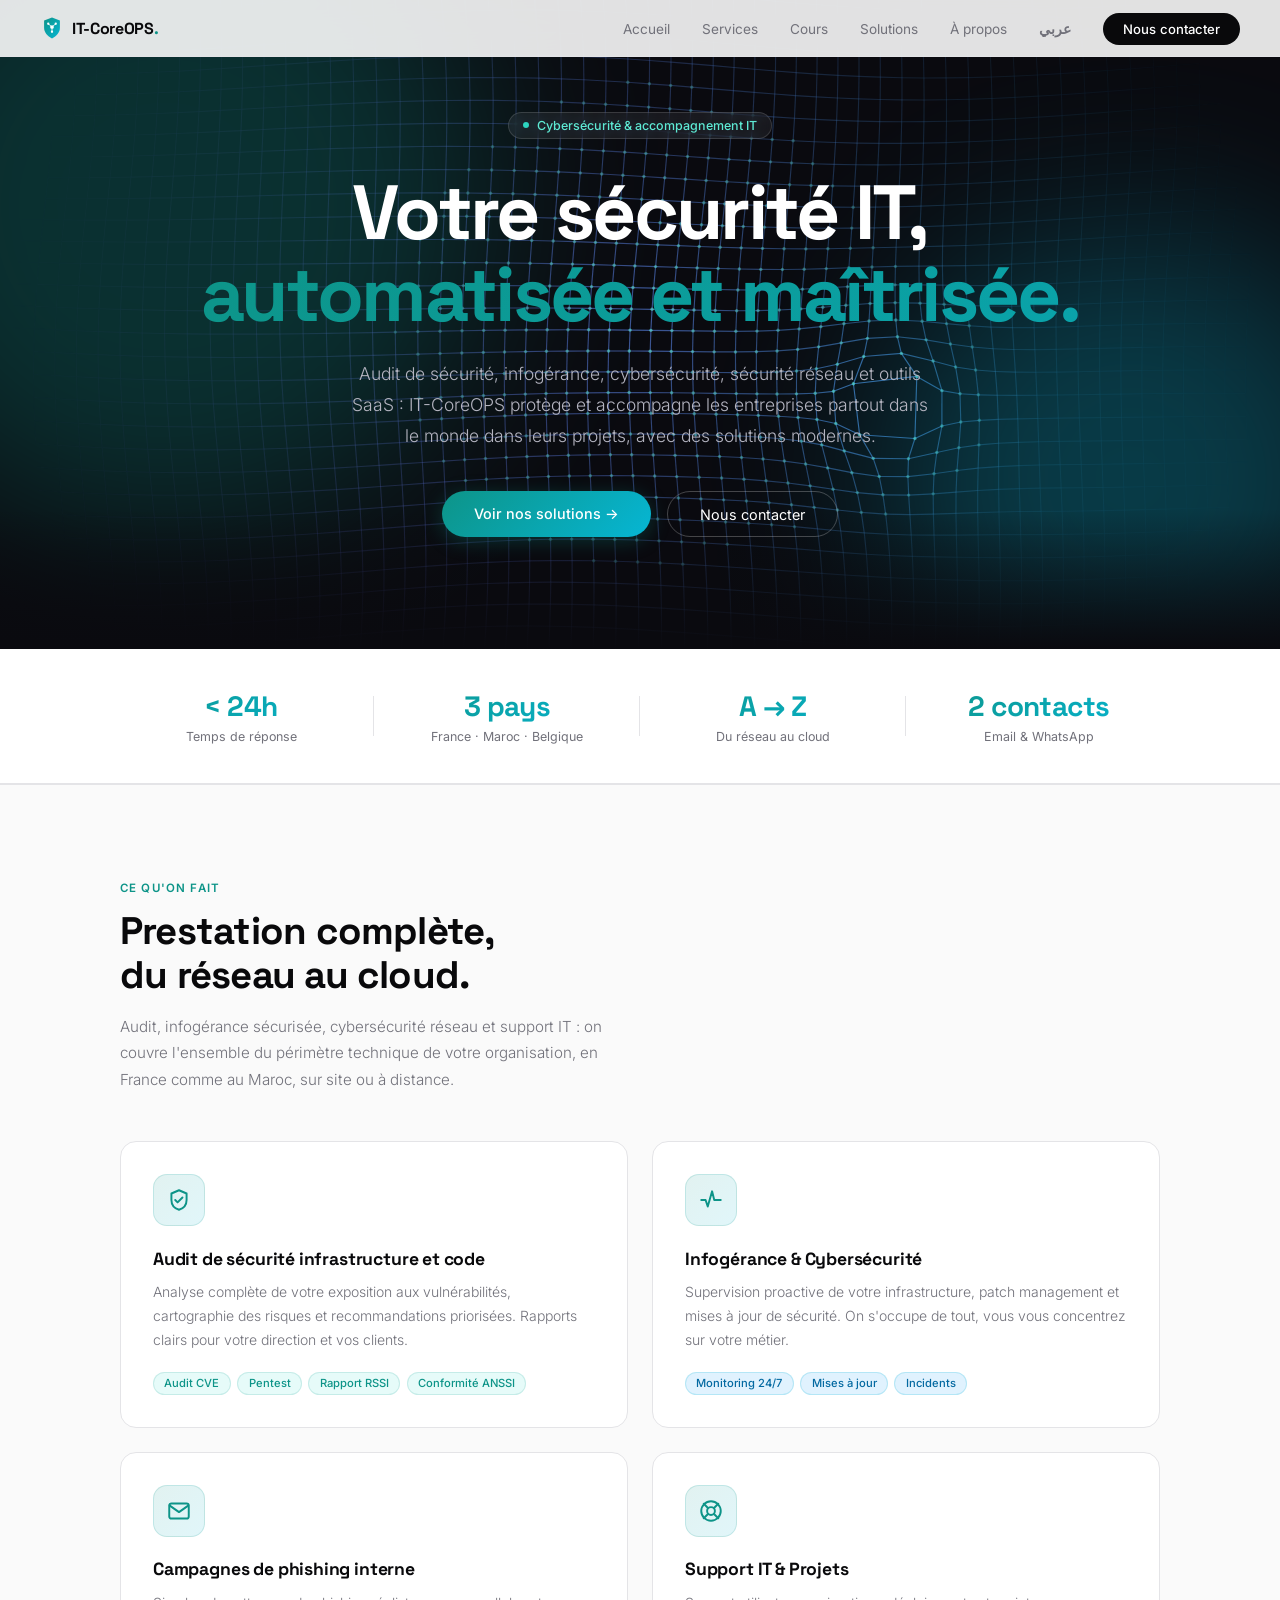
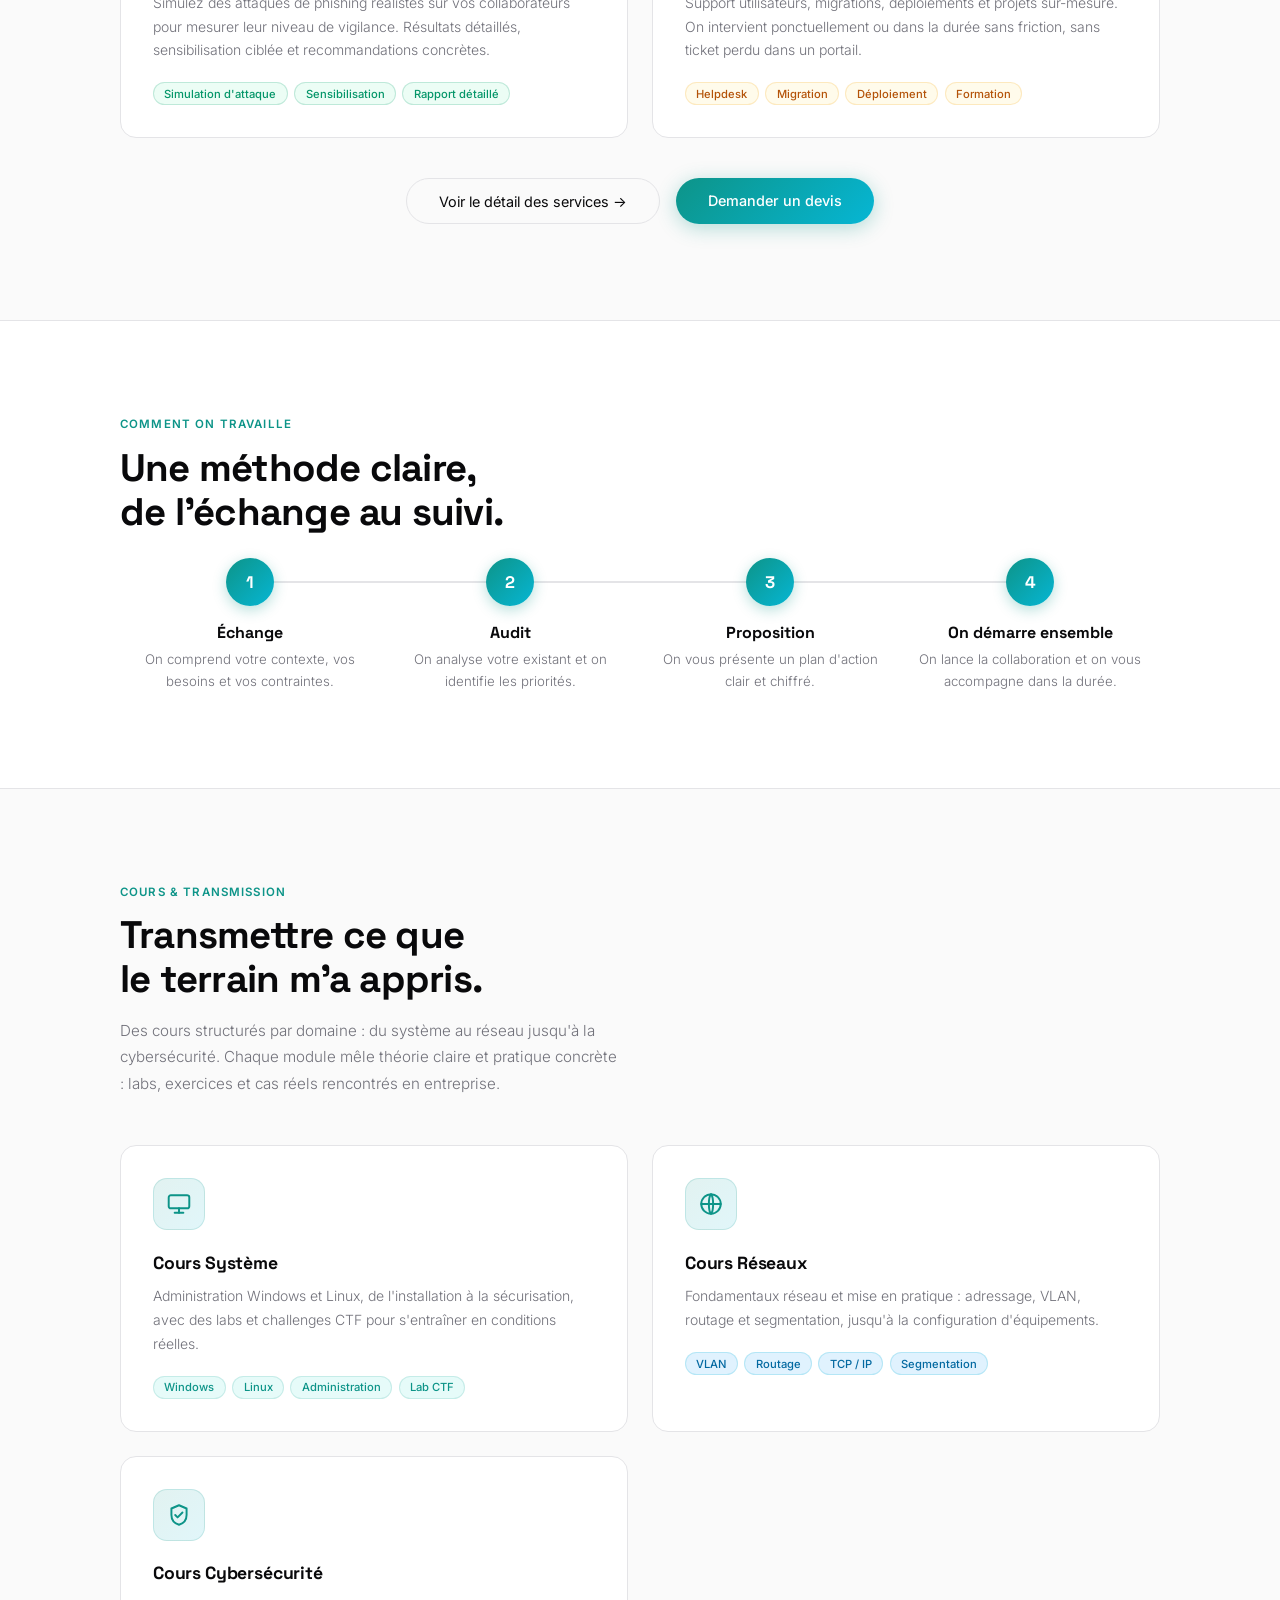
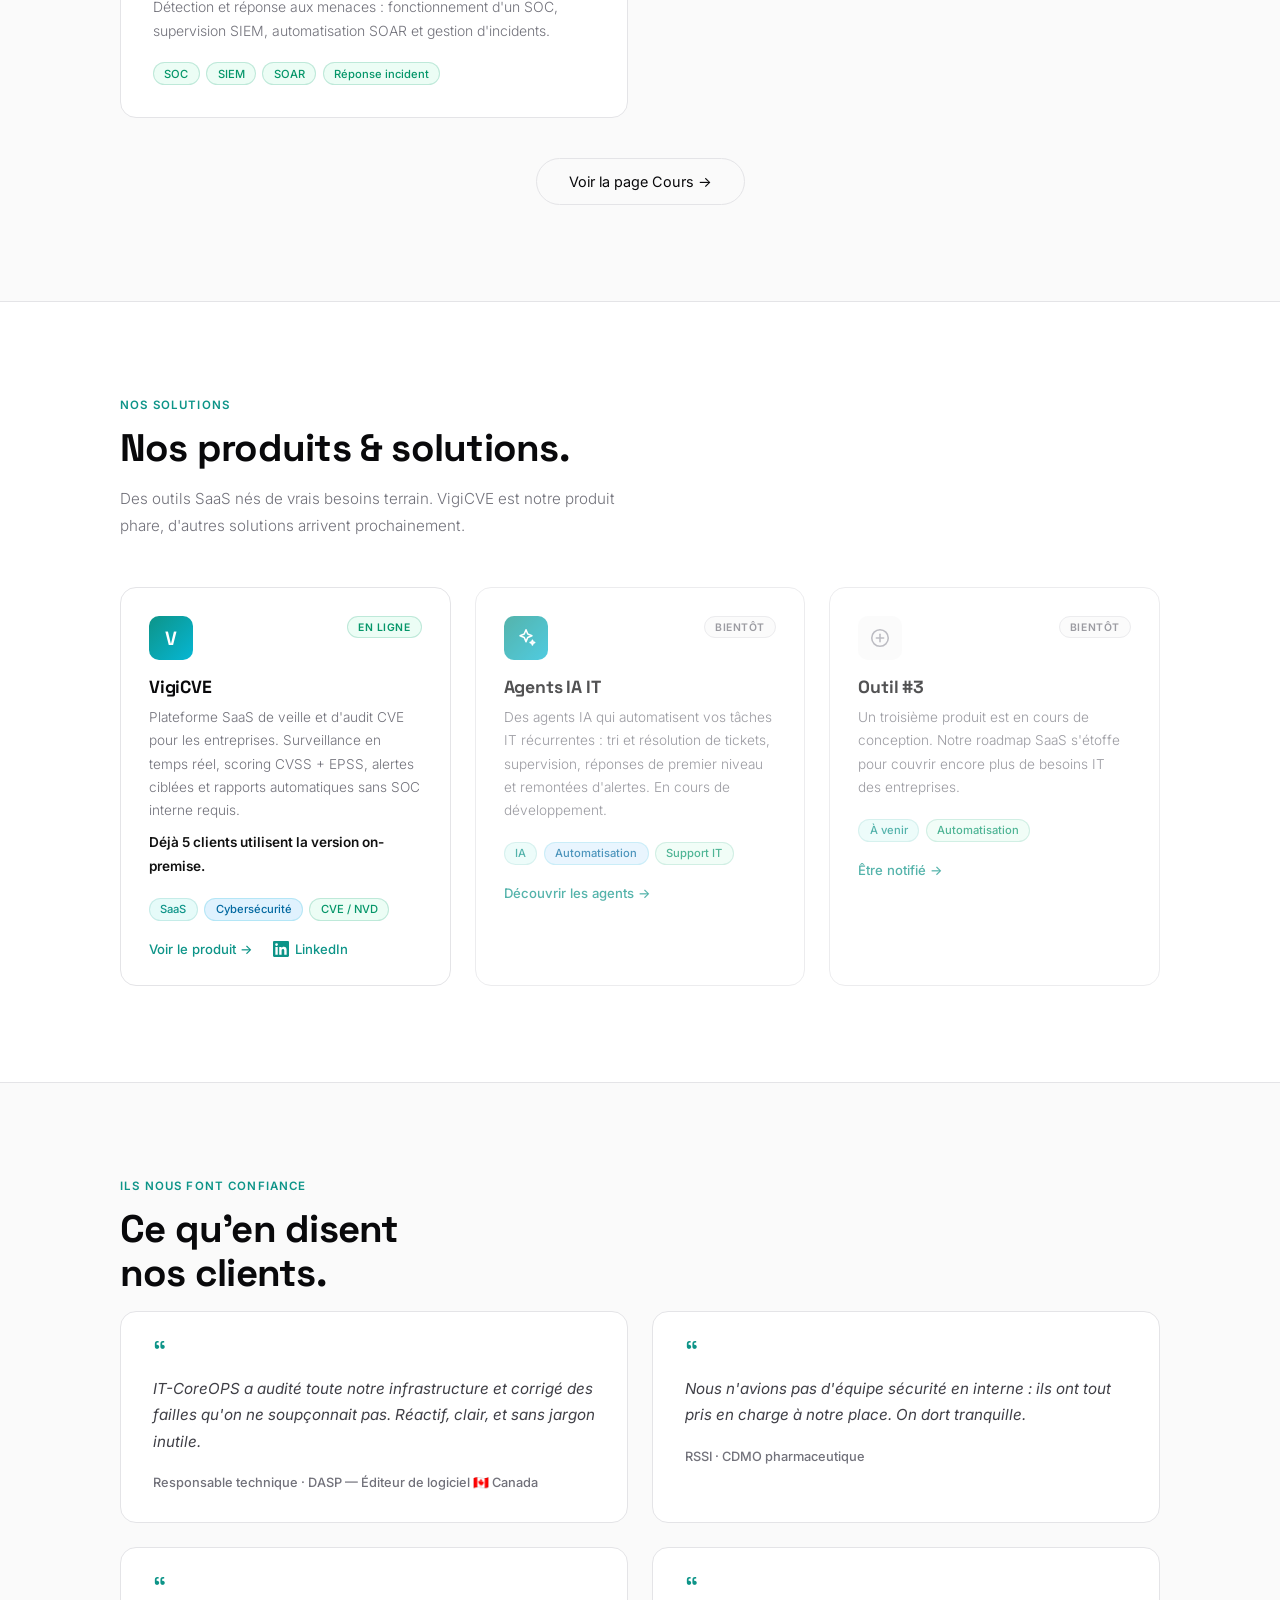
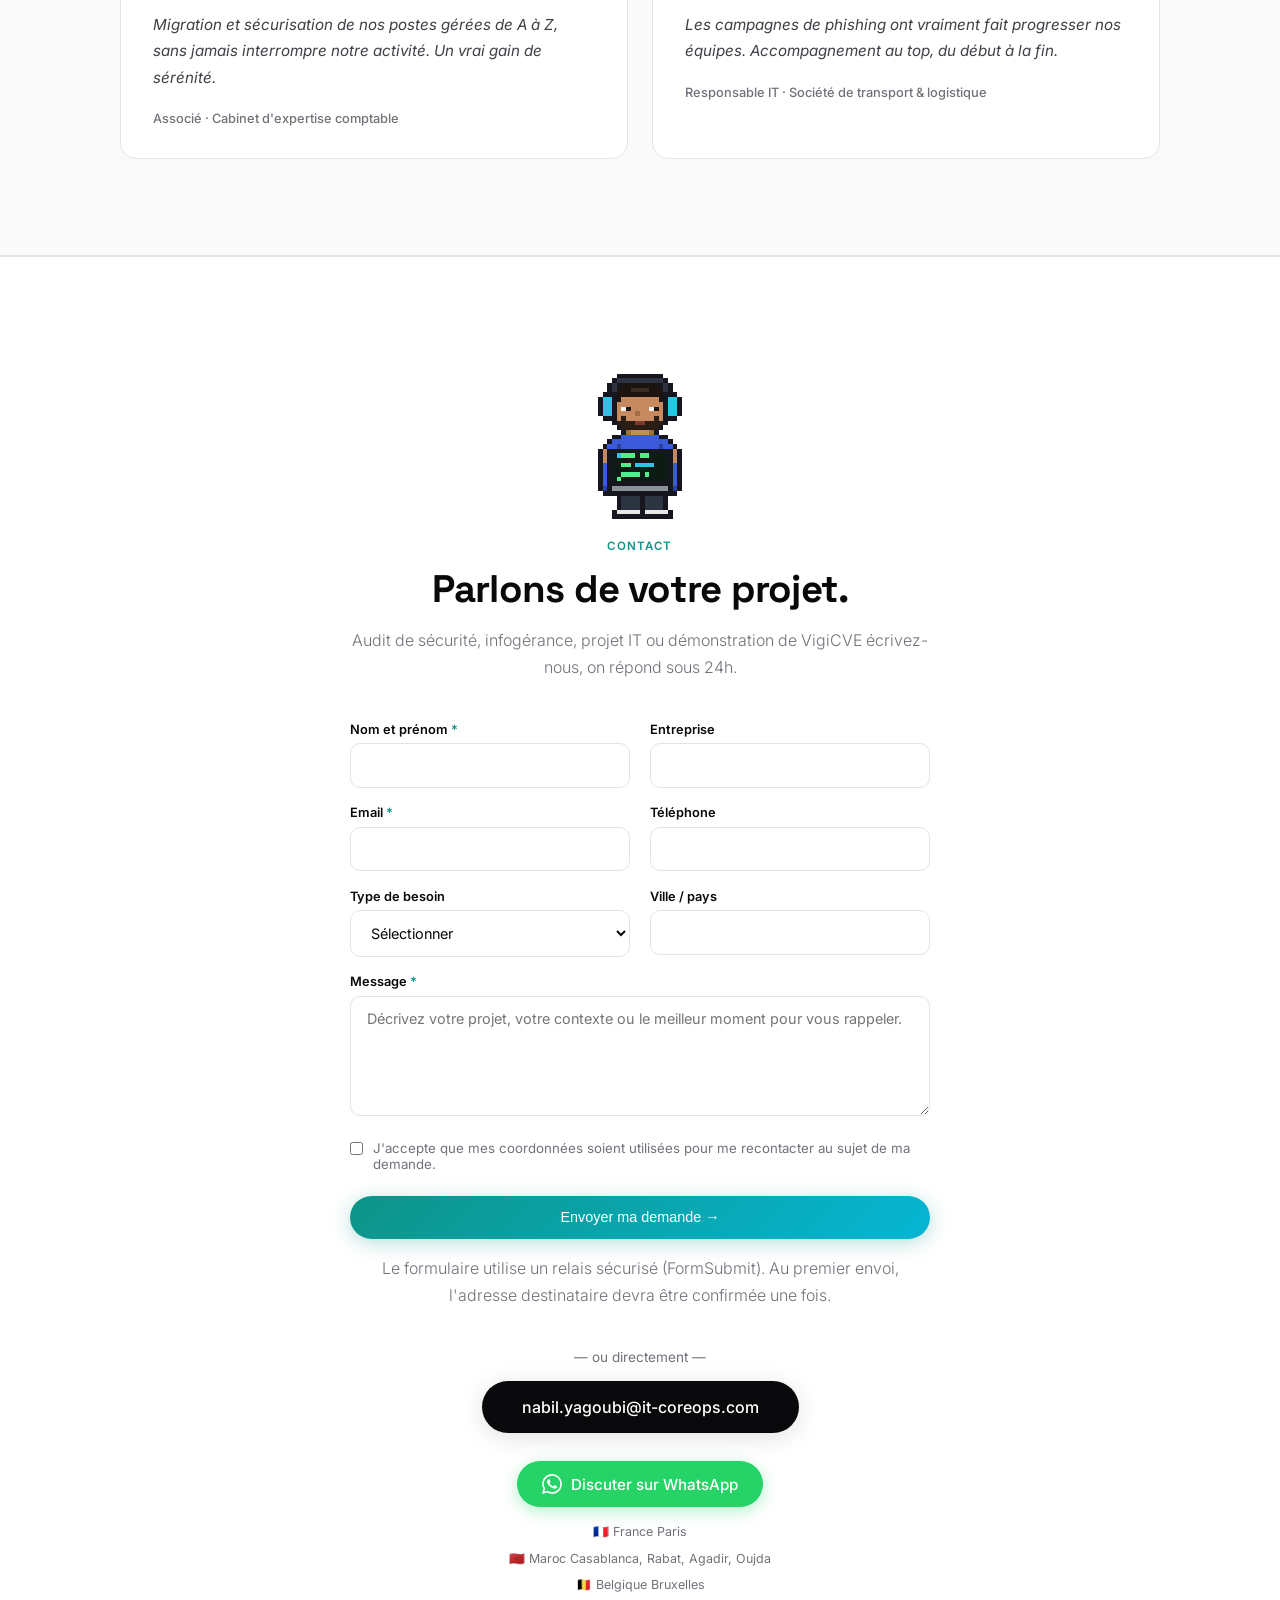
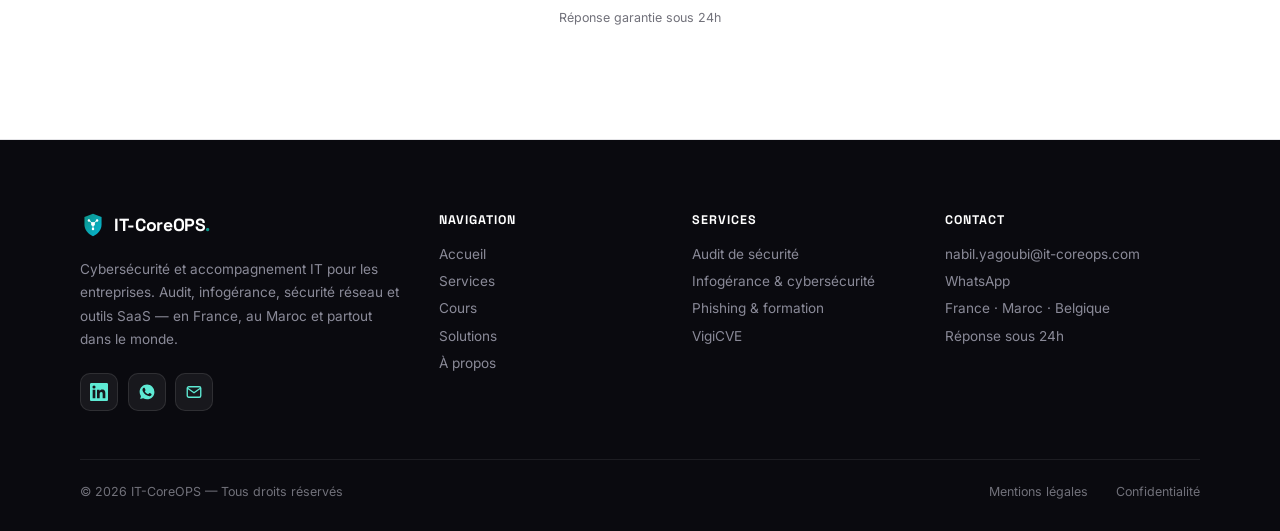
<file: index.html>
<!DOCTYPE html>
<html lang="fr">
<head>
  <meta charset="UTF-8" />
  <meta name="viewport" content="width=device-width, initial-scale=1.0" />
  <title>IT-CoreOPS — Cybersécurité & infogérance pour entreprises</title>
  <meta name="description" content="IT-CoreOPS Audit de sécurité, infogérance, cybersécurité, sécurité réseau et outils SaaS. Basé en France, au Maroc et en Belgique." />
    <link rel="icon" type="image/svg+xml" href="favicon.svg" />
  <link rel="canonical" href="https://it-coreops.com/" />
  <link rel="alternate" hreflang="fr" href="https://it-coreops.com/" />
  <link rel="alternate" hreflang="ar" href="https://it-coreops.com/ar.html" />
  <link rel="alternate" hreflang="x-default" href="https://it-coreops.com/" />
  <meta name="robots" content="index, follow" />
  <meta property="og:type" content="website" />
  <meta property="og:site_name" content="IT-CoreOPS" />
  <meta property="og:locale" content="fr_FR" />
  <meta property="og:url" content="https://it-coreops.com/" />
  <meta property="og:title" content="IT-CoreOPS — Cybersécurité & infogérance pour entreprises" />
  <meta property="og:description" content="Audit de sécurité, infogérance, cybersécurité réseau et outils SaaS. Présent en France, au Maroc et en Belgique." />
  <meta property="og:image" content="https://it-coreops.com/og-image.png" />
  <meta property="og:image:width" content="1200" />
  <meta property="og:image:height" content="630" />
  <meta name="twitter:card" content="summary_large_image" />
  <meta name="twitter:title" content="IT-CoreOPS — Cybersécurité & infogérance pour entreprises" />
  <meta name="twitter:description" content="Audit de sécurité, infogérance, cybersécurité réseau et outils SaaS. Présent en France, au Maroc et en Belgique." />
  <meta name="twitter:image" content="https://it-coreops.com/og-image.png" />
  <script type="application/ld+json">
  {
    "@context": "https://schema.org",
    "@type": "Organization",
    "name": "IT-CoreOPS",
    "url": "https://it-coreops.com/",
    "logo": "https://it-coreops.com/logo.png",
    "image": "https://it-coreops.com/og-image.png",
    "description": "Audit de sécurité, infogérance, cybersécurité réseau et outils SaaS pour les entreprises.",
    "founder": { "@type": "Person", "name": "Nabil Yagoubi" },
    "areaServed": ["FR", "MA", "BE"],
    "knowsAbout": ["Cybersécurité", "Audit de sécurité", "Infogérance", "Sécurité réseau", "CVE", "SaaS"],
    "sameAs": ["https://www.linkedin.com/company/vigi-cve/"],
    "contactPoint": {
      "@type": "ContactPoint",
      "contactType": "customer support",
      "url": "https://it-coreops.com/#contact"
    }
  }
  </script>
  <link rel="preconnect" href="https://fonts.googleapis.com" />
  <link rel="preconnect" href="https://fonts.gstatic.com" crossorigin />
  <link href="https://fonts.googleapis.com/css2?family=Space+Grotesk:wght@500;600;700&family=Inter:ital,wght@0,300;0,400;0,500;0,600;1,300&display=swap" rel="stylesheet" />
  <style>
    *, *::before, *::after { box-sizing: border-box; margin: 0; padding: 0; }

    :root {
      --white: #FFFFFF;
      --black: #09090B;
      --violet: #0D9488;
      --violet-l: #14B8A6;
      --sky: #06B6D4;
      --lavender: #E6FBF9;
      --surface: #FAFAFA;
      --border: #E4E4E7;
      --muted: #71717A;
      --dark: #18181B;
      --grad: linear-gradient(135deg, #0D9488 0%, #06B6D4 100%);
      --syne: 'Space Grotesk', sans-serif;
      --inter: 'Inter', sans-serif;
    }

    html { scroll-behavior: smooth; }

    body {
      font-family: var(--inter);
      background: var(--white);
      color: var(--black);
      overflow-x: hidden;
    }

    /* ─── NAV ─── */
    nav {
      position: fixed; top: 0; left: 0; right: 0; z-index: 100;
      display: flex; align-items: center; justify-content: space-between;
      padding: 1rem 2.5rem;
      background: rgba(255,255,255,0.88);
      backdrop-filter: blur(16px);
      border-bottom: 1px solid var(--border);
    }
    .logo {
      font-family: var(--syne); font-size: 1rem; font-weight: 700;
      color: var(--black); letter-spacing: -0.02em; text-decoration: none;
    }
    .logo-dot { color: var(--violet); }
    .nav-links { list-style: none; display: flex; align-items: center; gap: 2rem; }
    .nav-links a {
      font-size: 0.85rem; color: var(--muted); text-decoration: none; transition: color .2s;
    }
    .nav-links a:hover { color: var(--black); }
    .nav-btn {
      font-size: 0.82rem !important; font-weight: 500 !important;
      color: var(--white) !important; background: var(--black);
      padding: .5rem 1.25rem; border-radius: 100px; transition: opacity .2s !important;
    }
    .nav-btn:hover { opacity: .75; }

    /* ─── HERO ─── */
    .hero {
      position: relative; min-height: 68vh;
      display: flex; flex-direction: column;
      align-items: center; justify-content: center;
      text-align: center;
      padding: 7rem 2rem 3.5rem;
      overflow: hidden;
    }
    .blob {
      position: absolute; border-radius: 50%;
      filter: blur(90px); opacity: .10; pointer-events: none;
    }
    .blob-1 { width:650px;height:650px;background:var(--violet);top:-120px;left:-160px;animation:d1 20s ease-in-out infinite alternate; }
    .blob-2 { width:500px;height:500px;background:var(--sky);bottom:-80px;right:-100px;animation:d2 24s ease-in-out infinite alternate; }
    @keyframes d1 { to { transform:translate(60px,40px); } }
    @keyframes d2 { to { transform:translate(-50px,-30px); } }

    /* Maillage animé en fond du hero */
    .hero-mesh { position:absolute; inset:0; width:100%; height:100%; z-index:0; pointer-events:none; }
    .hero > *:not(.hero-mesh):not(.blob) { position:relative; z-index:2; }

    /* ─── HERO SOMBRE (premium) ─── */
    .hero { background:#0A0A0F; }
    .hero::after { content:''; position:absolute; left:0; right:0; bottom:0; height:140px; z-index:1; background:linear-gradient(rgba(10,10,15,0), #0A0A0F); pointer-events:none; }
    .hero .blob { opacity:.28; }
    .hero h1 { color:#fff; }
    .hero .hero-sub { color:#B4B4C0; }
    .hero .hero-tag { background:rgba(255,255,255,.06); border-color:rgba(255,255,255,.14); color:#5EEAD4; backdrop-filter:blur(6px); }
    .hero .tag-dot { background:#2DD4BF; }
    .hero .btn-out { color:#fff; border-color:rgba(255,255,255,.24); background:transparent; }
    .hero .btn-out:hover { color:#fff; background:rgba(255,255,255,.08); border-color:rgba(255,255,255,.45); }

    .hero-tag {
      display: inline-flex; align-items: center; gap: .45rem;
      font-size: .78rem; font-weight: 500; color: var(--violet);
      background: var(--lavender); border: 1px solid rgba(13,148,136,.2);
      padding: .3rem .9rem; border-radius: 100px; margin-bottom: 2rem;
    }
    .tag-dot {
      width:6px;height:6px;border-radius:50%;background:var(--violet);
      animation: pulse 2s ease-in-out infinite;
    }
    @keyframes pulse { 0%,100%{transform:scale(1);opacity:1} 50%{transform:scale(.7);opacity:.5} }

    .hero h1 {
      font-family: var(--syne);
      font-size: clamp(2.6rem, 6vw, 5.2rem);
      font-weight: 800; line-height: 1.07; letter-spacing: -.035em;
      max-width: 900px; margin-bottom: 1.5rem;
    }
    .g { background: var(--grad); -webkit-background-clip:text; -webkit-text-fill-color:transparent; background-clip:text; background-size:220% 220%; animation:itcGrad 9s ease infinite; }
    @keyframes itcGrad { 0%,100%{background-position:0% 50%;} 50%{background-position:100% 50%;} }
    @media (prefers-reduced-motion:reduce) { .g { animation:none; } }

    .hero-sub {
      font-size: 1.1rem; color: var(--muted); max-width: 54ch;
      line-height: 1.75; font-weight: 300; margin-bottom: 2.5rem;
    }
    .hero-actions { display:flex; gap:1rem; justify-content:center; flex-wrap:wrap; margin-bottom:3.5rem; }

    .btn-g {
      font-size:.9rem; font-weight:500; padding:.85rem 2rem;
      background:var(--grad); color:var(--white); border:none;
      border-radius:100px; text-decoration:none; cursor:pointer;
      transition:opacity .2s, transform .2s;
      box-shadow:0 4px 20px rgba(13,148,136,.3);
    }
    .btn-g:hover { opacity:.88; transform:translateY(-1px); }

    .btn-out {
      font-size:.9rem; font-weight:400; padding:.85rem 2rem;
      background:transparent; color:var(--black);
      border:1.5px solid var(--border); border-radius:100px;
      text-decoration:none; transition:border-color .2s, background .2s;
    }
    .btn-out:hover { border-color:#A1A1AA; background:var(--surface); }

    .flags {
      display:flex; gap:1.5rem; justify-content:center; flex-wrap:wrap;
      font-size:.82rem; color:var(--muted);
    }
    .flag-item { display:flex; align-items:center; gap:.4rem; }
    .flag-sep { color:var(--border); }

    /* ─── SECTION SHARED ─── */
    .section { max-width:1120px; margin:0 auto; padding:6rem 2.5rem; }
    .eyebrow {
      font-size:.72rem; font-weight:600; letter-spacing:.1em;
      text-transform:uppercase; color:var(--violet); margin-bottom:.9rem;
    }
    .section-h {
      font-family:var(--syne); font-size:clamp(1.8rem,3vw,2.6rem);
      font-weight:700; letter-spacing:-.02em; line-height:1.15; margin-bottom:1rem;
    }
    .section-sub {
      color:var(--muted); font-size:.95rem; line-height:1.75;
      font-weight:300; max-width:56ch; margin-bottom:3rem;
    }

    /* ─── SERVICES ─── */
    .services-bg { background:var(--surface); border-top:1px solid var(--border); border-bottom:1px solid var(--border); }

    .services-grid {
      display:grid; grid-template-columns:repeat(2,1fr); gap:1.5rem;
    }
    .scard {
      background:var(--white); border:1.5px solid var(--border);
      border-radius:16px; padding:2rem;
      transition:border-color .2s, box-shadow .2s, transform .2s;
      position:relative; overflow:hidden;
    }
    .scard::before {
      content:''; position:absolute; top:0;left:0;right:0; height:3px;
      background:var(--grad); transform:scaleX(0); transform-origin:left;
      transition:transform .3s ease;
    }
    .scard:hover { border-color:rgba(13,148,136,.25); box-shadow:0 8px 30px rgba(13,148,136,.07); transform:translateY(-3px); }
    .scard:hover::before { transform:scaleX(1); }

    .scard-icon { font-size:1.6rem; margin-bottom:1.25rem; }
    .scard-title { font-family:var(--syne); font-size:1.1rem; font-weight:700; margin-bottom:.65rem; letter-spacing:-.01em; }
    .scard-desc { font-size:.875rem; color:var(--muted); line-height:1.7; font-weight:300; margin-bottom:1.25rem; }
    .tag-row { display:flex; flex-wrap:wrap; gap:.4rem; }
    .stag {
      font-size:.7rem; font-weight:500; padding:.22rem .65rem;
      background:var(--lavender); color:var(--violet);
      border-radius:100px; border:1px solid rgba(13,148,136,.15);
    }
    .stag-sky { background:#E0F2FE; color:#0369A1; border-color:rgba(6,182,212,.2); }
    .stag-green { background:#ECFDF5; color:#059669; border-color:rgba(5,150,105,.2); }
    .stag-amber { background:#FFFBEB; color:#B45309; border-color:rgba(245,158,11,.2); }

    /* ─── IA ─── */
    .ia-bg { background:var(--black); color:var(--white); }

    .ia-inner {
      max-width:1120px; margin:0 auto; padding:6rem 2.5rem;
      display:grid; grid-template-columns:1fr 1fr; gap:5rem; align-items:center;
    }
    .ia-inner .eyebrow { color:var(--sky); }
    .ia-inner .section-h { color:var(--white); }
    .ia-inner .section-sub { color:#A1A1AA; margin-bottom:2rem; }

    .ia-pills { display:flex; flex-direction:column; gap:.75rem; }
    .ia-pill {
      display:flex; align-items:flex-start; gap:.9rem;
      background:#111113; border:1px solid #27272A;
      border-radius:12px; padding:1rem 1.25rem;
      transition:border-color .2s;
    }
    .ia-pill:hover { border-color:#3F3F46; }
    .ia-pill-icon { font-size:1.1rem; flex-shrink:0; margin-top:.1rem; }
    .ia-pill-title { font-weight:500; font-size:.88rem; margin-bottom:.2rem; }
    .ia-pill-desc { font-size:.8rem; color:#71717A; line-height:1.6; }

    .ia-visual {
      background:#0D0D0F; border:1px solid #27272A;
      border-radius:16px; padding:1.5rem; position:relative; overflow:hidden;
    }
    .ia-visual::before {
      content:''; position:absolute;
      top:-60px; right:-60px; width:200px; height:200px;
      background:radial-gradient(circle, rgba(13,148,136,.3) 0%, transparent 70%);
    }
    .ia-bar { margin-bottom:1rem; }
    .ia-bar-label {
      display:flex; justify-content:space-between;
      font-size:.72rem; color:#71717A; margin-bottom:.4rem;
    }
    .ia-bar-label span:last-child { color:var(--sky); }
    .bar-track { height:5px; background:#27272A; border-radius:3px; overflow:hidden; }
    .bar-fill { height:100%; border-radius:3px; background:var(--grad); }
    .ia-stat-grid { display:grid; grid-template-columns:1fr 1fr; gap:.75rem; margin-top:1.5rem; }
    .ia-stat {
      background:#111113; border:1px solid #27272A;
      border-radius:10px; padding:.9rem 1rem; text-align:center;
    }
    .ia-stat-val {
      font-family:var(--syne); font-size:1.4rem; font-weight:700;
      background:var(--grad); -webkit-background-clip:text;
      -webkit-text-fill-color:transparent; background-clip:text;
    }
    .ia-stat-label { font-size:.72rem; color:#71717A; margin-top:.2rem; }

    /* ─── RÉALISATIONS ─── */
    .projects-grid { display:grid; grid-template-columns:repeat(3,1fr); gap:1.5rem; }

    .pcard {
      border:1.5px solid var(--border); border-radius:16px;
      overflow:hidden; transition:transform .2s, box-shadow .2s;
      background:var(--white);
    }
    .pcard:hover { transform:translateY(-4px); box-shadow:0 12px 40px rgba(0,0,0,.08); }

    .pcard-header {
      padding:1.75rem 1.75rem 1rem;
      display:flex; align-items:flex-start; justify-content:space-between;
    }
    .pcard-logo {
      width:44px; height:44px; border-radius:10px;
      display:flex; align-items:center; justify-content:center;
      font-size:1.2rem; font-weight:700; font-family:var(--syne);
    }
    .logo-vigicve { background:var(--grad); color:var(--white); }
    .logo-soon { background:var(--surface); color:var(--muted); font-size:.8rem; }

    .pcard-badge {
      font-size:.65rem; font-weight:600; letter-spacing:.05em;
      padding:.22rem .65rem; border-radius:100px; text-transform:uppercase;
    }
    .badge-live { background:#ECFDF5; color:#059669; border:1px solid rgba(5,150,105,.2); }
    .badge-soon { background:var(--surface); color:var(--muted); border:1px solid var(--border); }

    .pcard-body { padding:0 1.75rem 1.75rem; }
    .pcard-title { font-family:var(--syne); font-size:1.1rem; font-weight:700; margin-bottom:.5rem; letter-spacing:-.01em; }
    .pcard-desc { font-size:.85rem; color:var(--muted); line-height:1.7; font-weight:300; margin-bottom:1.25rem; }
    .pcard-tags { display:flex; flex-wrap:wrap; gap:.4rem; }

    .pcard-link {
      display:inline-flex; align-items:center; gap:.35rem;
      font-size:.82rem; font-weight:500; color:var(--violet);
      text-decoration:none; margin-top:1.25rem;
      transition:gap .2s;
    }
    .pcard-link:hover { gap:.6rem; }

    /* ─── CTA ─── */
    .cta-section { padding:7rem 2.5rem; text-align:center; }
    .cta-inner { max-width:580px; margin:0 auto; }
    .cta-inner .section-h { margin-bottom:1rem; }
    .cta-inner p { color:var(--muted); font-size:1rem; line-height:1.7; font-weight:300; margin-bottom:2.5rem; }
    .cta-email {
      display:inline-block; font-size:1rem; font-weight:500;
      color:var(--white); background:var(--black);
      padding:1rem 2.5rem; border-radius:100px; text-decoration:none;
      transition:opacity .2s, transform .2s;
      box-shadow:0 4px 24px rgba(0,0,0,.12);
    }
    .cta-email:hover { opacity:.82; transform:translateY(-2px); }
    .cta-note { margin-top:1rem; font-size:.78rem; color:var(--muted); }

    /* ─── FOOTER ─── */
    footer { border-top:1px solid var(--border); padding:2rem 2.5rem; }
    .footer-inner {
      max-width:1120px; margin:0 auto;
      display:flex; justify-content:space-between; align-items:center;
    }
    .footer-copy { font-size:.78rem; color:var(--muted); }
    .footer-right { display:flex; gap:1.5rem; }
    .footer-link { font-size:.78rem; color:var(--muted); text-decoration:none; transition:color .2s; }
    .footer-link:hover { color:var(--black); }

    /* ─── FOOTER RICHE ─── */
    .footer-rich { background:#0A0A0F; color:#A1A1AA; padding:4.5rem 2.5rem 2rem; }
    .footer-cols { max-width:1120px; margin:0 auto; display:grid; grid-template-columns:1.5fr 1fr 1fr 1.2fr; gap:2.5rem; }
    .footer-brand .logo { color:#fff; }
    .footer-brand p { font-size:.85rem; color:#8A8A98; line-height:1.7; margin-top:1rem; max-width:36ch; }
    .footer-social { display:flex; gap:.6rem; margin-top:1.4rem; }
    .footer-social a { width:38px; height:38px; border-radius:10px; display:inline-flex; align-items:center; justify-content:center; background:rgba(255,255,255,.06); border:1px solid rgba(255,255,255,.1); color:#5EEAD4; transition:background .2s, border-color .2s, transform .2s; }
    .footer-social a:hover { background:rgba(255,255,255,.12); border-color:rgba(255,255,255,.25); transform:translateY(-2px); }
    .footer-social svg { width:18px; height:18px; }
    .footer-col h4 { font-family:var(--syne); font-size:.78rem; font-weight:700; color:#fff; text-transform:uppercase; letter-spacing:.08em; margin-bottom:1.1rem; }
    .footer-col a, .footer-col span { display:block; font-size:.85rem; color:#8A8A98; text-decoration:none; margin-bottom:.7rem; transition:color .2s; }
    .footer-col a:hover { color:#fff; }
    .footer-bottom { max-width:1120px; margin:3rem auto 0; padding-top:1.5rem; border-top:1px solid rgba(255,255,255,.08); display:flex; justify-content:space-between; align-items:center; flex-wrap:wrap; gap:1rem; font-size:.78rem; color:#71717A; }
    .footer-bottom a { color:#71717A; text-decoration:none; margin-left:1.5rem; transition:color .2s; }
    .footer-bottom a:hover { color:#fff; }
    @media (max-width:820px) { .footer-cols { grid-template-columns:1fr 1fr; gap:2rem; } }
    @media (max-width:520px) { .footer-cols { grid-template-columns:1fr; } }

    /* ─── BANDE DE CONFIANCE ─── */
    .trust-band { background:var(--white); border-bottom:1px solid var(--border); }
    .trust-inner { max-width:1120px; margin:0 auto; padding:2.4rem 2.5rem; display:grid; grid-template-columns:repeat(4,1fr); gap:1.5rem; }
    .trust-item { text-align:center; position:relative; }
    .trust-item:not(:last-child)::after { content:''; position:absolute; right:-.75rem; top:50%; transform:translateY(-50%); height:40px; width:1px; background:var(--border); }
    .trust-item b { display:block; font-family:var(--syne); font-size:1.75rem; font-weight:800; letter-spacing:-.02em; background:var(--grad); -webkit-background-clip:text; background-clip:text; -webkit-text-fill-color:transparent; }
    .trust-item span { display:block; font-size:.78rem; color:var(--muted); margin-top:.35rem; }
    @media (max-width:720px) { .trust-inner { grid-template-columns:1fr 1fr; gap:2rem 1rem; } .trust-item:nth-child(2)::after { display:none; } }

    /* ─── APPARITION AU SCROLL ─── */
    .reveal { opacity:0; transform:translateY(28px); transition:opacity .7s cubic-bezier(.22,.61,.36,1), transform .7s cubic-bezier(.22,.61,.36,1); }
    .reveal.in { opacity:1; transform:none; }
    @media (prefers-reduced-motion:reduce) { .reveal { opacity:1 !important; transform:none !important; transition:none; } }

    /* ─── RESPONSIVE ─── */
    @media (max-width:960px) {
      .nav-links { display:none; }
      .services-grid { grid-template-columns:1fr; }
      .ia-inner { grid-template-columns:1fr; gap:3rem; }
      .projects-grid { grid-template-columns:1fr; }
    }
    /* ─── PROCESS / STEPS ─── */
    .steps { display:flex; margin-top:1.5rem; }
    .step { flex:1; position:relative; padding:0 .75rem; text-align:center; }
    .step:not(:last-child)::after { content:''; position:absolute; top:23px; left:50%; width:100%; height:2px; background:var(--border); z-index:0; }
    .step-num { width:48px; height:48px; border-radius:50%; background:var(--grad); color:#fff; font-family:var(--syne); font-weight:700; font-size:1.05rem; display:flex; align-items:center; justify-content:center; margin:0 auto 1rem; position:relative; z-index:1; box-shadow:0 4px 14px rgba(13,148,136,.3); }
    .step-title { font-family:var(--syne); font-weight:700; font-size:1rem; margin-bottom:.4rem; }
    .step-desc { font-size:.83rem; color:var(--muted); line-height:1.6; font-weight:300; }
    @media (max-width:820px) {
      .steps { flex-direction:column; gap:1.75rem; }
      .step { padding:0; }
      .step:not(:last-child)::after { display:none; }
    }

    /* ─── FORMULAIRE CONTACT ─── */
    .cform { max-width:720px; margin:2.5rem auto 0; text-align:left; }
    .cform-grid { display:grid; grid-template-columns:1fr 1fr; gap:1.1rem 1.25rem; }
    .cform .full { grid-column:1 / -1; }
    .cform label.fld { display:block; font-size:.8rem; font-weight:600; margin-bottom:.4rem; color:var(--black); }
    .cform .req { color:var(--violet); }
    .cform input, .cform select, .cform textarea {
      width:100%; padding:.8rem 1rem; border:1.5px solid var(--border); border-radius:10px;
      font-family:inherit; font-size:.9rem; background:var(--white); color:var(--black); transition:border-color .2s;
    }
    .cform input:focus, .cform select:focus, .cform textarea:focus { outline:none; border-color:var(--violet); }
    .cform textarea { resize:vertical; min-height:120px; }
    .cform-consent { display:flex; align-items:flex-start; gap:.6rem; font-size:.83rem; color:var(--muted); margin:1.25rem 0 1.5rem; }
    .cform-consent input { width:auto; margin-top:.15rem; flex-shrink:0; }
    .cform-submit { width:100%; justify-content:center; border:none; cursor:pointer; }
    .cform-hint { font-size:.75rem; color:var(--muted); margin-top:1rem; text-align:center; }
    @media (max-width:620px) { .cform-grid { grid-template-columns:1fr; } }

    @media (prefers-reduced-motion:reduce) {
      .blob,.tag-dot { animation:none; }
      .btn-g:hover,.cta-email:hover,.pcard:hover,.scard:hover { transform:none; }
    }
  </style>
  <link rel="stylesheet" href="ui.css?v=4" />
</head>
<body>

<!-- NAV -->
<nav>
  <a href="#" class="logo" style="display:inline-flex;align-items:center;gap:.5rem"><img src="logo.svg" alt="" width="24" height="24" style="display:block"/><span>IT-CoreOPS<span class="logo-dot">.</span></span></a>
  <ul class="nav-links">
    <li><a href="#">Accueil</a></li>
    <li><a href="services.html">Services</a></li>
    <li><a href="cours.html">Cours</a></li>
    <li><a href="solutions.html">Solutions</a></li>
    <li><a href="a-propos.html">À propos</a></li>
    <li><a href="ar.html" style="font-weight:600">عربي</a></li>
    <li><a href="#contact" class="nav-btn">Nous contacter</a></li>
  </ul>
</nav>

<!-- HERO -->
<section class="hero">
  <canvas class="hero-mesh" id="heroMesh" aria-hidden="true"></canvas>
  <div class="blob blob-1"></div>
  <div class="blob blob-2"></div>

  <div class="hero-tag"><span class="tag-dot"></span>Cybersécurité &amp; accompagnement IT</div>

  <h1>
    Votre sécurité IT,<br />
    <span class="g">automatisée et maîtrisée.</span>
  </h1>

  <p class="hero-sub">
    Audit de sécurité, infogérance, cybersécurité, sécurité réseau et outils SaaS : IT-CoreOPS protège et accompagne les entreprises partout dans le monde dans leurs projets, avec des solutions modernes.
  </p>

  <div class="hero-actions">
    <a href="solutions.html" class="btn-g">Voir nos solutions →</a>
    <a href="#contact" class="btn-out">Nous contacter</a>
  </div>
</section>

<!-- BANDE DE CONFIANCE -->
<div class="trust-band">
  <div class="trust-inner">
    <div class="trust-item"><b>&lt; 24h</b><span>Temps de réponse</span></div>
    <div class="trust-item"><b>3 pays</b><span>France · Maroc · Belgique</span></div>
    <div class="trust-item"><b>A → Z</b><span>Du réseau au cloud</span></div>
    <div class="trust-item"><b>2 contacts</b><span>Email &amp; WhatsApp</span></div>
  </div>
</div>

<!-- SERVICES -->
<div class="services-bg" id="services">
  <div class="section">
    <div class="eyebrow">Ce qu'on fait</div>
    <h2 class="section-h">Prestation complète,<br/>du réseau au cloud.</h2>
    <p class="section-sub">
      Audit, infogérance sécurisée, cybersécurité réseau et support IT : on couvre l'ensemble du périmètre technique de votre organisation, en France comme au Maroc, sur site ou à distance.
    </p>

    <div class="services-grid">
      <div class="scard">
        <div class="scard-icon"><svg viewBox="0 0 24 24" fill="none" stroke="#0D9488" stroke-width="1.8" stroke-linecap="round" stroke-linejoin="round"><path d="M12 3l7 3v6c0 4.6-3.1 7.8-7 9-3.9-1.2-7-4.4-7-9V6l7-3z"/><path d="M8.5 12l2.2 2.2 4.5-4.5"/></svg></div>
        <div class="scard-title">Audit de sécurité infrastructure et code</div>
        <div class="scard-desc">Analyse complète de votre exposition aux vulnérabilités, cartographie des risques et recommandations priorisées. Rapports clairs pour votre direction et vos clients.</div>
        <div class="tag-row">
          <span class="stag">Audit CVE</span>
          <span class="stag">Pentest</span>
          <span class="stag">Rapport RSSI</span>
          <span class="stag">Conformité ANSSI</span>
        </div>
      </div>

      <div class="scard">
        <div class="scard-icon"><svg viewBox="0 0 24 24" fill="none" stroke="#0D9488" stroke-width="1.8" stroke-linecap="round" stroke-linejoin="round"><path d="M3 12h4l2 6 4-14 2 8h6"/></svg></div>
        <div class="scard-title">Infogérance & Cybersécurité</div>
        <div class="scard-desc">Supervision proactive de votre infrastructure, patch management et mises à jour de sécurité. On s'occupe de tout, vous vous concentrez sur votre métier.</div>
        <div class="tag-row">
          <span class="stag stag-sky">Monitoring 24/7</span>
          <span class="stag stag-sky">Mises à jour</span>
          <span class="stag stag-sky">Incidents</span>
        </div>
      </div>

      <div class="scard">
        <div class="scard-icon"><svg viewBox="0 0 24 24" fill="none" stroke="#0D9488" stroke-width="1.8" stroke-linecap="round" stroke-linejoin="round"><rect x="3" y="5" width="18" height="14" rx="2"/><path d="M3.5 7l8.5 6 8.5-6"/></svg></div>
        <div class="scard-title">Campagnes de phishing interne</div>
        <div class="scard-desc">Simulez des attaques de phishing réalistes sur vos collaborateurs pour mesurer leur niveau de vigilance. Résultats détaillés, sensibilisation ciblée et recommandations concrètes.</div>
        <div class="tag-row">
          <span class="stag stag-green">Simulation d'attaque</span>
          <span class="stag stag-green">Sensibilisation</span>
          <span class="stag stag-green">Rapport détaillé</span>
        </div>
      </div>

      <div class="scard">
        <div class="scard-icon"><svg viewBox="0 0 24 24" fill="none" stroke="#0D9488" stroke-width="1.8" stroke-linecap="round" stroke-linejoin="round"><circle cx="12" cy="12" r="9"/><circle cx="12" cy="12" r="3.6"/><line x1="5.3" y1="5.3" x2="9.2" y2="9.2"/><line x1="14.8" y1="14.8" x2="18.7" y2="18.7"/><line x1="18.7" y1="5.3" x2="14.8" y2="9.2"/><line x1="9.2" y1="14.8" x2="5.3" y2="18.7"/></svg></div>
        <div class="scard-title">Support IT & Projets</div>
        <div class="scard-desc">Support utilisateurs, migrations, déploiements et projets sur-mesure. On intervient ponctuellement ou dans la durée sans friction, sans ticket perdu dans un portail.</div>
        <div class="tag-row">
          <span class="stag stag-amber">Helpdesk</span>
          <span class="stag stag-amber">Migration</span>
          <span class="stag stag-amber">Déploiement</span>
          <span class="stag stag-amber">Formation</span>
        </div>
      </div>
    </div>

    <div style="text-align:center;margin-top:2.5rem;display:flex;gap:1rem;justify-content:center;flex-wrap:wrap">
      <a href="services.html" class="btn-out" style="display:inline-block">Voir le détail des services →</a>
      <a href="mailto:nabil.yagoubi@it-coreops.com?subject=Demande%20de%20devis%20IT-CoreOPS&body=Bonjour,%0A%0AJe%20souhaite%20obtenir%20un%20devis%20pour%20:%0A%0ACordialement" class="btn-g" style="display:inline-block">Demander un devis</a>
    </div>
  </div>
</div>

<!-- COMMENT ON TRAVAILLE -->
<div class="section" id="process">
  <div class="eyebrow">Comment on travaille</div>
  <h2 class="section-h">Une méthode claire,<br/>de l'échange au suivi.</h2>

  <div class="steps">
    <div class="step">
      <div class="step-num">1</div>
      <div class="step-title">Échange</div>
      <div class="step-desc">On comprend votre contexte, vos besoins et vos contraintes.</div>
    </div>
    <div class="step">
      <div class="step-num">2</div>
      <div class="step-title">Audit</div>
      <div class="step-desc">On analyse votre existant et on identifie les priorités.</div>
    </div>
    <div class="step">
      <div class="step-num">3</div>
      <div class="step-title">Proposition</div>
      <div class="step-desc">On vous présente un plan d'action clair et chiffré.</div>
    </div>
    <div class="step">
      <div class="step-num">4</div>
      <div class="step-title">On démarre ensemble</div>
      <div class="step-desc">On lance la collaboration et on vous accompagne dans la durée.</div>
    </div>
  </div>
</div>

<!-- COURS -->
<div class="services-bg" id="cours">
  <div class="section">
    <div class="eyebrow">Cours & transmission</div>
    <h2 class="section-h">Transmettre ce que<br/>le terrain m'a appris.</h2>
    <p class="section-sub">
      Des cours structurés par domaine : du système au réseau jusqu'à la cybersécurité. Chaque module mêle théorie claire et pratique concrète : labs, exercices et cas réels rencontrés en entreprise.
    </p>

    <div class="services-grid">
      <div class="scard">
        <div class="scard-icon"><svg viewBox="0 0 24 24" fill="none" stroke="#0D9488" stroke-width="1.8" stroke-linecap="round" stroke-linejoin="round"><rect x="2.5" y="4" width="19" height="12" rx="2"/><line x1="8" y1="20" x2="16" y2="20"/><line x1="12" y1="16" x2="12" y2="20"/></svg></div>
        <div class="scard-title">Cours Système</div>
        <div class="scard-desc">Administration Windows et Linux, de l'installation à la sécurisation, avec des labs et challenges CTF pour s'entraîner en conditions réelles.</div>
        <div class="tag-row">
          <span class="stag">Windows</span>
          <span class="stag">Linux</span>
          <span class="stag">Administration</span>
          <span class="stag">Lab CTF</span>
        </div>
      </div>

      <div class="scard">
        <div class="scard-icon"><svg viewBox="0 0 24 24" fill="none" stroke="#0D9488" stroke-width="1.8" stroke-linecap="round" stroke-linejoin="round"><circle cx="12" cy="12" r="9"/><line x1="3" y1="12" x2="21" y2="12"/><path d="M12 3c2.6 2.6 2.6 15.4 0 18M12 3c-2.6 2.6-2.6 15.4 0 18"/></svg></div>
        <div class="scard-title">Cours Réseaux</div>
        <div class="scard-desc">Fondamentaux réseau et mise en pratique : adressage, VLAN, routage et segmentation, jusqu'à la configuration d'équipements.</div>
        <div class="tag-row">
          <span class="stag stag-sky">VLAN</span>
          <span class="stag stag-sky">Routage</span>
          <span class="stag stag-sky">TCP / IP</span>
          <span class="stag stag-sky">Segmentation</span>
        </div>
      </div>

      <div class="scard">
        <div class="scard-icon"><svg viewBox="0 0 24 24" fill="none" stroke="#0D9488" stroke-width="1.8" stroke-linecap="round" stroke-linejoin="round"><path d="M12 3l7 3v6c0 4.6-3.1 7.8-7 9-3.9-1.2-7-4.4-7-9V6l7-3z"/><path d="M8.5 12l2.2 2.2 4.5-4.5"/></svg></div>
        <div class="scard-title">Cours Cybersécurité</div>
        <div class="scard-desc">Détection et réponse aux menaces : fonctionnement d'un SOC, supervision SIEM, automatisation SOAR et gestion d'incidents.</div>
        <div class="tag-row">
          <span class="stag stag-green">SOC</span>
          <span class="stag stag-green">SIEM</span>
          <span class="stag stag-green">SOAR</span>
          <span class="stag stag-green">Réponse incident</span>
        </div>
      </div>
    </div>

    <div style="text-align:center;margin-top:2.5rem">
      <a href="cours.html" class="btn-out" style="display:inline-block">Voir la page Cours →</a>
    </div>
  </div>
</div>


<!-- NOS SOLUTIONS -->
<div id="solutions">
  <div class="section">
    <div class="eyebrow">Nos solutions</div>
    <h2 class="section-h">Nos produits &amp; solutions.</h2>
    <p class="section-sub">
      Des outils SaaS nés de vrais besoins terrain. VigiCVE est notre produit phare, d'autres solutions arrivent prochainement.
    </p>

    <div class="projects-grid">
      <div class="pcard">
        <div class="pcard-header">
          <div class="pcard-logo logo-vigicve">V</div>
          <span class="pcard-badge badge-live">En ligne</span>
        </div>
        <div class="pcard-body">
          <div class="pcard-title">VigiCVE</div>
          <div class="pcard-desc">
            Plateforme SaaS de veille et d'audit CVE pour les entreprises. Surveillance en temps réel, scoring CVSS + EPSS, alertes ciblées et rapports automatiques sans SOC interne requis.
            <strong style="display:block;margin-top:.6rem;color:var(--ink,#111);font-weight:600;">Déjà 5 clients utilisent la version on-premise.</strong>
          </div>
          <div class="pcard-tags">
            <span class="stag">SaaS</span>
            <span class="stag stag-sky">Cybersécurité</span>
            <span class="stag stag-green">CVE / NVD</span>
            </div>
          <div style="display:flex;align-items:center;gap:1.25rem;flex-wrap:wrap">
            <a href="vigicve.html" class="pcard-link">
              Voir le produit →
            </a>
            <a href="https://www.linkedin.com/company/vigi-cve/" target="_blank" rel="noopener" class="pcard-link" style="display:inline-flex;align-items:center;gap:.4rem" aria-label="LinkedIn VigiCVE">
              <svg width="16" height="16" viewBox="0 0 24 24" fill="currentColor" aria-hidden="true"><path d="M20.45 20.45h-3.56v-5.57c0-1.33-.02-3.04-1.85-3.04-1.85 0-2.14 1.45-2.14 2.94v5.67H9.35V9h3.42v1.56h.05c.48-.9 1.64-1.85 3.37-1.85 3.6 0 4.27 2.37 4.27 5.45v6.29zM5.34 7.43a2.06 2.06 0 1 1 0-4.13 2.06 2.06 0 0 1 0 4.13zM7.12 20.45H3.55V9h3.57v11.45zM22.22 0H1.77C.79 0 0 .77 0 1.72v20.56C0 23.23.79 24 1.77 24h20.45c.98 0 1.78-.77 1.78-1.72V1.72C24 .77 23.2 0 22.22 0z"/></svg>
              LinkedIn
            </a>
          </div>
        </div>
      </div>

      <div class="pcard" style="opacity:.7">
        <div class="pcard-header">
          <div class="pcard-logo logo-vigicve"><svg width="22" height="22" viewBox="0 0 24 24" fill="none" stroke="#fff" stroke-width="1.7" stroke-linecap="round" stroke-linejoin="round" aria-hidden="true"><path d="M12 3l1.9 4.6L18.5 9.5 13.9 11.4 12 16l-1.9-4.6L5.5 9.5 10.1 7.6z"/><path d="M19 14.5l.7 1.8 1.8.7-1.8.7-.7 1.8-.7-1.8-1.8-.7 1.8-.7z"/></svg></div>
          <span class="pcard-badge badge-soon">Bientôt</span>
        </div>
        <div class="pcard-body">
          <div class="pcard-title">Agents IA IT</div>
          <div class="pcard-desc">
            Des agents IA qui automatisent vos tâches IT récurrentes : tri et résolution de tickets, supervision, réponses de premier niveau et remontées d'alertes. En cours de développement.
          </div>
          <div class="pcard-tags">
            <span class="stag">IA</span>
            <span class="stag stag-sky">Automatisation</span>
            <span class="stag stag-green">Support IT</span>
          </div>
          <a href="agents-ia.html" class="pcard-link">
            Découvrir les agents →
          </a>
        </div>
      </div>

      <div class="pcard" style="opacity:.7">
        <div class="pcard-header">
          <div class="pcard-logo logo-soon"><svg width="22" height="22" viewBox="0 0 24 24" fill="none" stroke="#A1A1AA" stroke-width="1.7" stroke-linecap="round" stroke-linejoin="round" aria-hidden="true"><circle cx="12" cy="12" r="9"/><line x1="12" y1="8" x2="12" y2="16"/><line x1="8" y1="12" x2="16" y2="12"/></svg></div>
          <span class="pcard-badge badge-soon">Bientôt</span>
        </div>
        <div class="pcard-body">
          <div class="pcard-title">Outil #3</div>
          <div class="pcard-desc">
            Un troisième produit est en cours de conception. Notre roadmap SaaS s'étoffe pour couvrir encore plus de besoins IT des entreprises.
          </div>
          <div class="pcard-tags">
            <span class="stag">À venir</span>
            <span class="stag stag-green">Automatisation</span>
          </div>
          <a href="#contact" class="pcard-link">
            Être notifié →
          </a>
        </div>
      </div>
    </div>
  </div>
</div>

<!-- TÉMOIGNAGES -->
<div class="services-bg">
  <div class="section">
    <div class="eyebrow">Ils nous font confiance</div>
    <h2 class="section-h">Ce qu'en disent<br/>nos clients.</h2>

    <div class="services-grid" style="margin-top:1rem">
      <div class="scard">
        <div style="font-family:var(--syne);font-size:2rem;color:var(--violet);line-height:.6;margin-bottom:.75rem">&ldquo;</div>
        <p style="font-size:.95rem;color:#3f3f46;line-height:1.75;font-style:italic;margin-bottom:1.25rem">IT-CoreOPS a audité toute notre infrastructure et corrigé des failles qu'on ne soupçonnait pas. Réactif, clair, et sans jargon inutile.</p>
        <div style="font-size:.8rem;color:var(--muted);font-weight:500">Responsable technique · DASP — Éditeur de logiciel 🇨🇦 Canada</div>
      </div>

      <div class="scard">
        <div style="font-family:var(--syne);font-size:2rem;color:var(--violet);line-height:.6;margin-bottom:.75rem">&ldquo;</div>
        <p style="font-size:.95rem;color:#3f3f46;line-height:1.75;font-style:italic;margin-bottom:1.25rem">Nous n'avions pas d'équipe sécurité en interne : ils ont tout pris en charge à notre place. On dort tranquille.</p>
        <div style="font-size:.8rem;color:var(--muted);font-weight:500">RSSI · CDMO pharmaceutique</div>
      </div>

      <div class="scard">
        <div style="font-family:var(--syne);font-size:2rem;color:var(--violet);line-height:.6;margin-bottom:.75rem">&ldquo;</div>
        <p style="font-size:.95rem;color:#3f3f46;line-height:1.75;font-style:italic;margin-bottom:1.25rem">Migration et sécurisation de nos postes gérées de A à Z, sans jamais interrompre notre activité. Un vrai gain de sérénité.</p>
        <div style="font-size:.8rem;color:var(--muted);font-weight:500">Associé · Cabinet d'expertise comptable</div>
      </div>

      <div class="scard">
        <div style="font-family:var(--syne);font-size:2rem;color:var(--violet);line-height:.6;margin-bottom:.75rem">&ldquo;</div>
        <p style="font-size:.95rem;color:#3f3f46;line-height:1.75;font-style:italic;margin-bottom:1.25rem">Les campagnes de phishing ont vraiment fait progresser nos équipes. Accompagnement au top, du début à la fin.</p>
        <div style="font-size:.8rem;color:var(--muted);font-weight:500">Responsable IT · Société de transport & logistique</div>
      </div>
    </div>
  </div>
</div>

<!-- CONTACT -->
<section class="cta-section" id="contact" style="border-top:1px solid var(--border)">
  <div class="cta-inner">
    <img src="mascotte.png" alt="Illustration IT-CoreOPS — votre interlocuteur IT" width="112" style="image-rendering:pixelated;display:block;margin:0 auto 1.25rem" />
    <div class="eyebrow">Contact</div>
    <h2 class="section-h">Parlons de votre projet.</h2>
    <p>Audit de sécurité, infogérance, projet IT ou démonstration de VigiCVE écrivez-nous, on répond sous 24h.</p>

    <form class="cform" action="https://formsubmit.co/nabil.yagoubi@it-coreops.com" method="POST">
      <input type="hidden" name="_subject" value="Nouvelle demande de contact — it-coreops.com">
      <input type="hidden" name="_template" value="table">
      <input type="hidden" name="_captcha" value="false">
      <input type="text" name="_honey" style="display:none">
      <div class="cform-grid">
        <div>
          <label class="fld">Nom et prénom <span class="req">*</span></label>
          <input type="text" name="Nom et prénom" required>
        </div>
        <div>
          <label class="fld">Entreprise</label>
          <input type="text" name="Entreprise">
        </div>
        <div>
          <label class="fld">Email <span class="req">*</span></label>
          <input type="email" name="Email" required>
        </div>
        <div>
          <label class="fld">Téléphone</label>
          <input type="tel" name="Téléphone">
        </div>
        <div>
          <label class="fld">Type de besoin</label>
          <select name="Type de besoin">
            <option value="">Sélectionner</option>
            <option>Audit de sécurité</option>
            <option>Infogérance & Cybersécurité</option>
            <option>Campagnes de phishing & sensibilisation</option>
            <option>Support IT & Projets</option>
            <option>Cours / Formation</option>
            <option>VigiCVE (démo / essai)</option>
            <option>Autre</option>
          </select>
        </div>
        <div>
          <label class="fld">Ville / pays</label>
          <input type="text" name="Ville / pays">
        </div>
        <div class="full">
          <label class="fld">Message <span class="req">*</span></label>
          <textarea name="Message" required placeholder="Décrivez votre projet, votre contexte ou le meilleur moment pour vous rappeler."></textarea>
        </div>
      </div>
      <label class="cform-consent">
        <input type="checkbox" required>
        <span>J'accepte que mes coordonnées soient utilisées pour me recontacter au sujet de ma demande.</span>
      </label>
      <button type="submit" class="btn-g cform-submit">Envoyer ma demande →</button>
      <p class="cform-hint">Le formulaire utilise un relais sécurisé (FormSubmit). Au premier envoi, l'adresse destinataire devra être confirmée une fois.</p>
    </form>

    <div style="text-align:center;margin-top:2.5rem;color:var(--muted);font-size:.85rem">— ou directement —</div>
    <a href="mailto:nabil.yagoubi@it-coreops.com" class="cta-email" style="margin-top:1rem">
      nabil.yagoubi@it-coreops.com
    </a>
    <div style="margin:1.75rem 0 .5rem">
      <a href="https://wa.me/33658920163?text=Bonjour%20IT-CoreOPS%2C%20je%20souhaite%20%C3%A9changer%20avec%20vous." target="_blank" rel="noopener" style="display:inline-flex;align-items:center;gap:.55rem;background:#25D366;color:#fff;font-weight:500;font-size:.95rem;padding:.8rem 1.6rem;border-radius:100px;text-decoration:none;box-shadow:0 4px 16px rgba(37,211,102,.35);transition:transform .2s">
        <svg role="img" viewBox="0 0 24 24" width="20" height="20" fill="#fff" aria-hidden="true"><path d="M17.472 14.382c-.297-.149-1.758-.867-2.03-.967-.273-.099-.471-.148-.67.15-.197.297-.767.966-.94 1.164-.173.199-.347.223-.644.075-.297-.15-1.255-.463-2.39-1.475-.883-.788-1.48-1.761-1.653-2.059-.173-.297-.018-.458.13-.606.134-.133.297-.347.446-.52.149-.174.198-.298.298-.497.099-.198.05-.371-.025-.52-.075-.149-.669-1.612-.916-2.207-.242-.579-.487-.5-.669-.51-.173-.008-.371-.01-.57-.01-.198 0-.52.074-.792.372-.272.297-1.04 1.016-1.04 2.479 0 1.462 1.065 2.875 1.213 3.074.149.198 2.096 3.2 5.077 4.487.71.306 1.263.489 1.694.625.712.227 1.36.195 1.871.118.571-.085 1.758-.719 2.006-1.413.248-.694.248-1.289.173-1.413-.074-.124-.272-.198-.57-.347m-5.421 7.403h-.004a9.87 9.87 0 01-5.031-1.378l-.361-.214-3.741.982.998-3.648-.235-.374a9.86 9.86 0 01-1.51-5.26c.001-5.45 4.436-9.884 9.888-9.884 2.64 0 5.122 1.03 6.988 2.898a9.825 9.825 0 012.893 6.994c-.003 5.45-4.437 9.884-9.885 9.884m8.413-18.297A11.815 11.815 0 0012.05 0C5.495 0 .16 5.335.157 11.892c0 2.096.547 4.142 1.588 5.945L.057 24l6.305-1.654a11.882 11.882 0 005.683 1.448h.005c6.554 0 11.89-5.335 11.893-11.893a11.821 11.821 0 00-3.48-8.413z"/></svg>
        Discuter sur WhatsApp
      </a>
    </div>
    <div class="cta-note" style="display:flex;flex-direction:column;gap:.5rem;line-height:1.5">
      <div>🇫🇷 France Paris</div>
      <div>🇲🇦 Maroc Casablanca, Rabat, Agadir, Oujda</div>
      <div>🇧🇪 Belgique Bruxelles</div>
      <div style="margin-top:.35rem">Réponse garantie sous 24h</div>
    </div>
  </div>
</section>

<!-- FOOTER -->
<footer class="footer-rich">
  <div class="footer-cols">
    <div class="footer-brand">
      <a href="#" class="logo" style="display:inline-flex;align-items:center;gap:.5rem;font-size:1.1rem"><img src="logo.svg" alt="" width="26" height="26" style="display:block"/><span>IT-CoreOPS<span class="logo-dot">.</span></span></a>
      <p>Cybersécurité et accompagnement IT pour les entreprises. Audit, infogérance, sécurité réseau et outils SaaS — en France, au Maroc et partout dans le monde.</p>
      <div class="footer-social">
        <a href="https://www.linkedin.com/company/vigi-cve/" target="_blank" rel="noopener" aria-label="LinkedIn">
          <svg viewBox="0 0 24 24" fill="currentColor" aria-hidden="true"><path d="M20.45 20.45h-3.56v-5.57c0-1.33-.02-3.04-1.85-3.04-1.85 0-2.14 1.45-2.14 2.94v5.67H9.35V9h3.42v1.56h.05c.48-.9 1.64-1.85 3.37-1.85 3.6 0 4.27 2.37 4.27 5.45v6.29zM5.34 7.43a2.06 2.06 0 1 1 0-4.13 2.06 2.06 0 0 1 0 4.13zM7.12 20.45H3.55V9h3.57v11.45zM22.22 0H1.77C.79 0 0 .77 0 1.72v20.56C0 23.23.79 24 1.77 24h20.45c.98 0 1.78-.77 1.78-1.72V1.72C24 .77 23.2 0 22.22 0z"/></svg>
        </a>
        <a href="https://wa.me/33658920163?text=Bonjour%20IT-CoreOPS" target="_blank" rel="noopener" aria-label="WhatsApp">
          <svg viewBox="0 0 24 24" fill="currentColor" aria-hidden="true"><path d="M17.472 14.382c-.297-.149-1.758-.867-2.03-.967-.273-.099-.471-.148-.67.15-.197.297-.767.966-.94 1.164-.173.199-.347.223-.644.075-.297-.15-1.255-.463-2.39-1.475-.883-.788-1.48-1.761-1.653-2.059-.173-.297-.018-.458.13-.606.134-.133.297-.347.446-.52.149-.174.198-.298.298-.497.099-.198.05-.371-.025-.52-.075-.149-.669-1.612-.916-2.207-.242-.579-.487-.5-.669-.51l-.57-.01c-.198 0-.52.074-.792.372-.272.297-1.04 1.016-1.04 2.479 0 1.462 1.065 2.875 1.213 3.074.149.198 2.096 3.2 5.077 4.487.71.306 1.263.489 1.694.625.712.227 1.36.195 1.871.118.571-.085 1.758-.719 2.006-1.413.248-.694.248-1.289.173-1.413-.074-.124-.272-.198-.57-.347M12.05 21.785h-.004a9.87 9.87 0 01-5.031-1.378l-.361-.214-3.741.982.998-3.648-.235-.374a9.86 9.86 0 01-1.51-5.26c.001-5.45 4.436-9.884 9.888-9.884 2.64 0 5.122 1.03 6.988 2.898a9.825 9.825 0 012.893 6.994c-.003 5.45-4.437 9.884-9.885 9.884"/></svg>
        </a>
        <a href="mailto:nabil.yagoubi@it-coreops.com" aria-label="Email">
          <svg viewBox="0 0 24 24" fill="none" stroke="currentColor" stroke-width="1.8" stroke-linecap="round" stroke-linejoin="round" aria-hidden="true"><rect x="3" y="5" width="18" height="14" rx="2"/><path d="M3.5 7l8.5 6 8.5-6"/></svg>
        </a>
      </div>
    </div>
    <div class="footer-col">
      <h4>Navigation</h4>
      <a href="index.html">Accueil</a>
      <a href="services.html">Services</a>
      <a href="cours.html">Cours</a>
      <a href="solutions.html">Solutions</a>
      <a href="a-propos.html">À propos</a>
    </div>
    <div class="footer-col">
      <h4>Services</h4>
      <a href="services.html">Audit de sécurité</a>
      <a href="services.html">Infogérance & cybersécurité</a>
      <a href="services.html">Phishing & formation</a>
      <a href="vigicve.html">VigiCVE</a>
    </div>
    <div class="footer-col">
      <h4>Contact</h4>
      <a href="mailto:nabil.yagoubi@it-coreops.com">nabil.yagoubi@it-coreops.com</a>
      <a href="https://wa.me/33658920163?text=Bonjour%20IT-CoreOPS" target="_blank" rel="noopener">WhatsApp</a>
      <span>France · Maroc · Belgique</span>
      <span>Réponse sous 24h</span>
    </div>
  </div>
  <div class="footer-bottom">
    <div>© 2026 IT-CoreOPS — Tous droits réservés</div>
    <div>
      <a href="mentions-legales.html">Mentions légales</a>
      <a href="confidentialite.html">Confidentialité</a>
    </div>
  </div>
</footer>

<script>
(function () {
  var canvas = document.getElementById('heroMesh');
  if (!canvas) return;
  var hero = canvas.parentElement;
  var ctx = canvas.getContext('2d');
  var reduce = window.matchMedia && window.matchMedia('(prefers-reduced-motion: reduce)').matches;
  var W = 0, H = 0, dpr = Math.min(window.devicePixelRatio || 1, 2);
  var spacing, cols, rows, cx, cy, maxDist;

  // Souris (cible + position lissée)
  var tmx = -9999, tmy = -9999, mx = 0, my = 0;
  var hasMouse = false, infl = 0;
  var R = 190;      // rayon d'influence de la souris
  var PUSH = 42;    // force de déformation

  function resize() {
    var r = canvas.getBoundingClientRect();
    W = r.width; H = r.height;
    canvas.width = W * dpr; canvas.height = H * dpr;
    ctx.setTransform(dpr, 0, 0, dpr, 0, 0);
    spacing = Math.max(22, Math.min(W, H) / 32);
    cols = Math.ceil(W / spacing) + 2;
    rows = Math.ceil(H / spacing) + 2;
    cx = W / 2; cy = H / 2;
    maxDist = Math.sqrt(cx * cx + cy * cy);
  }

  // point de base + légère ondulation d'ambiance
  function base(i, j, t) {
    var bx = (i - 1) * spacing;
    var by = (j - 1) * spacing;
    var wx = Math.sin(bx * 0.010 + by * 0.006 + t) + Math.cos(by * 0.012 - t * 0.7);
    var wy = Math.cos(bx * 0.008 - t * 0.8) + Math.sin(by * 0.010 + bx * 0.006 + t * 1.1);
    return { x: bx + wx * 6, y: by + wy * 6 };
  }

  // déformation par la souris (repousse le maillage = effet loupe)
  function warp(p) {
    if (infl < 0.01) return p;
    var dx = p.x - mx, dy = p.y - my;
    var d = Math.sqrt(dx * dx + dy * dy);
    if (d >= R || d === 0) return p;
    var f = 1 - d / R; f = f * f;                 // falloff doux
    var push = f * PUSH * infl;
    p.x += (dx / d) * push;
    p.y += (dy / d) * push;
    p.b = f * infl;                               // pour la lueur locale
    return p;
  }

  function alphaAt(p) {
    var dx = p.x - cx, dy = p.y - cy;
    var d = Math.sqrt(dx * dx + dy * dy) / maxDist;
    var a = 1 - d; a = a * a;
    var val = a * 0.6 + (p.b || 0) * 0.6;         // + lueur autour de la souris
    return Math.max(0, Math.min(0.75, val));
  }

  function line(a, b) {
    var al = (alphaAt(a) + alphaAt(b)) / 2;
    if (al < 0.012) return;
    var mix = (a.x + b.x) / 2 / W;
    var rC = Math.round(139 + (56 - 139) * mix);
    var gC = Math.round(92 + (189 - 92) * mix);
    var bC = Math.round(246 + (248 - 246) * mix);
    ctx.strokeStyle = 'rgba(' + rC + ',' + gC + ',' + bC + ',' + al + ')';
    ctx.beginPath();
    ctx.moveTo(a.x, a.y);
    ctx.lineTo(b.x, b.y);
    ctx.stroke();
  }

  function draw(t) {
    // pilotage de la déformation : souris si présente, sinon balade automatique
    var targetInfl;
    if (hasMouse) {
      targetInfl = 1;
    } else {
      tmx = cx + Math.cos(t * 0.5) * W * 0.24;
      tmy = cy + Math.sin(t * 0.42) * H * 0.24;
      targetInfl = 0.9;
    }
    infl += (targetInfl - infl) * 0.06;
    mx += (tmx - mx) * 0.12;
    my += (tmy - my) * 0.12;

    ctx.clearRect(0, 0, W, H);
    ctx.lineWidth = 1.15;
    var grid = [], i, j;
    for (i = 0; i < cols; i++) {
      grid[i] = [];
      for (j = 0; j < rows; j++) grid[i][j] = warp(base(i, j, t));
    }
    for (i = 0; i < cols; i++) {
      for (j = 0; j < rows; j++) {
        if (i < cols - 1) line(grid[i][j], grid[i + 1][j]);
        if (j < rows - 1) line(grid[i][j], grid[i][j + 1]);
      }
    }
    for (i = 0; i < cols; i++) {
      for (j = 0; j < rows; j++) {
        var p = grid[i][j];
        var al = alphaAt(p);
        if (al > 0.26) {
          ctx.fillStyle = 'rgba(94,234,212,' + al + ')';
          ctx.beginPath();
          ctx.arc(p.x, p.y, 1.7, 0, 6.283);
          ctx.fill();
        }
      }
    }
  }

  hero.addEventListener('pointermove', function (e) {
    var r = canvas.getBoundingClientRect();
    tmx = e.clientX - r.left;
    tmy = e.clientY - r.top;
    hasMouse = true;
  });
  hero.addEventListener('pointerleave', function () { hasMouse = false; });

  var start = performance.now();
  function loop(now) {
    draw((now - start) / 1000 * 0.35);
    requestAnimationFrame(loop);
  }

  window.addEventListener('resize', function () { resize(); if (reduce) draw(0); });
  resize();
  mx = cx; my = cy;
  if (reduce) { draw(0); } else { requestAnimationFrame(loop); }
})();
</script>

<script>
(function () {
  if (window.matchMedia && window.matchMedia('(prefers-reduced-motion: reduce)').matches) return;
  if (!('IntersectionObserver' in window)) return;

  var sel = '.section > .eyebrow, .section > .section-h, .section > .section-sub, ' +
            '.scard, .pcard, .step, .trust-item, .cform';
  var targets = Array.prototype.slice.call(document.querySelectorAll(sel));
  targets.forEach(function (el) { el.classList.add('reveal'); });

  // décalage en cascade pour les enfants de chaque grille
  document.querySelectorAll('.services-grid, .projects-grid, .steps, .trust-inner').forEach(function (par) {
    Array.prototype.slice.call(par.children).forEach(function (ch, i) {
      if (ch.classList.contains('reveal')) ch.style.transitionDelay = (i * 85) + 'ms';
    });
  });

  var io = new IntersectionObserver(function (entries) {
    entries.forEach(function (e) {
      if (e.isIntersecting) { e.target.classList.add('in'); io.unobserve(e.target); }
    });
  }, { threshold: 0.12, rootMargin: '0px 0px -6% 0px' });

  targets.forEach(function (t) { io.observe(t); });
})();
</script>

<script src="nav.js?v=4" defer></script>
</body>
</html>
</file>
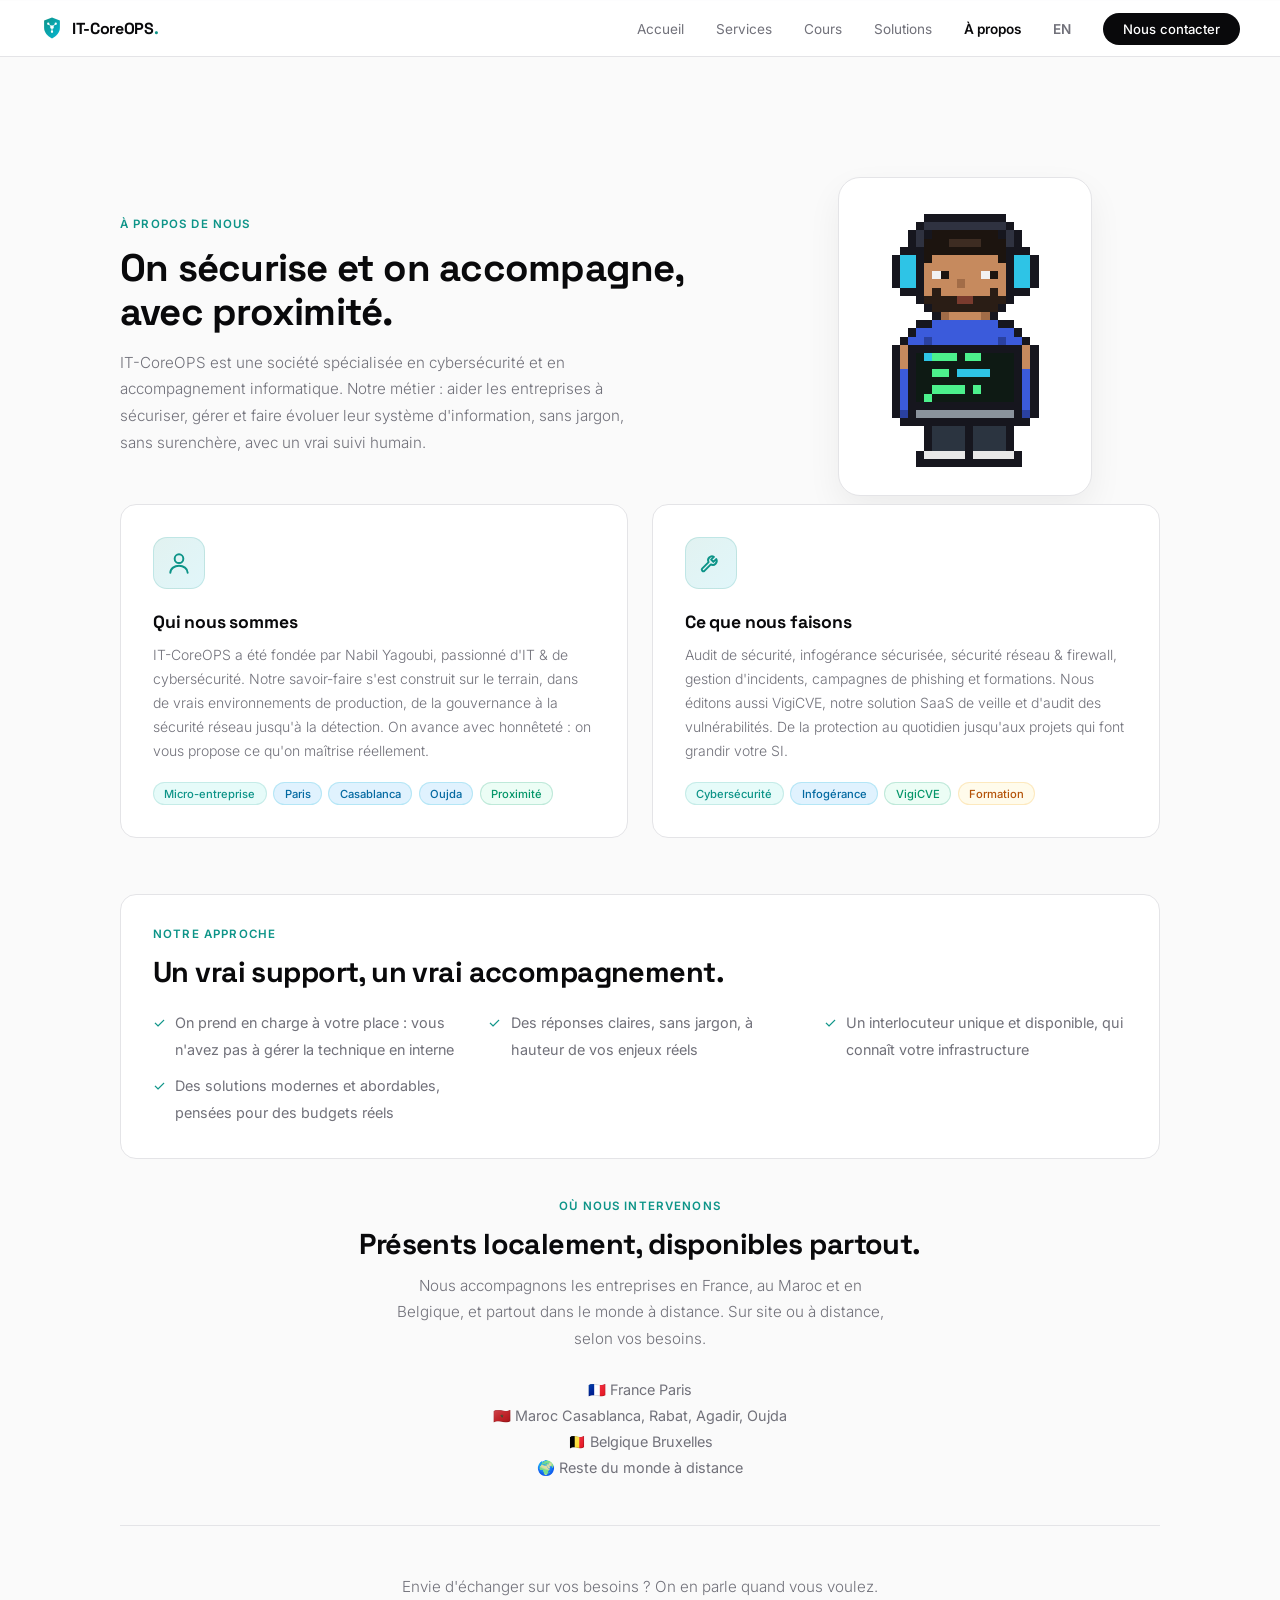
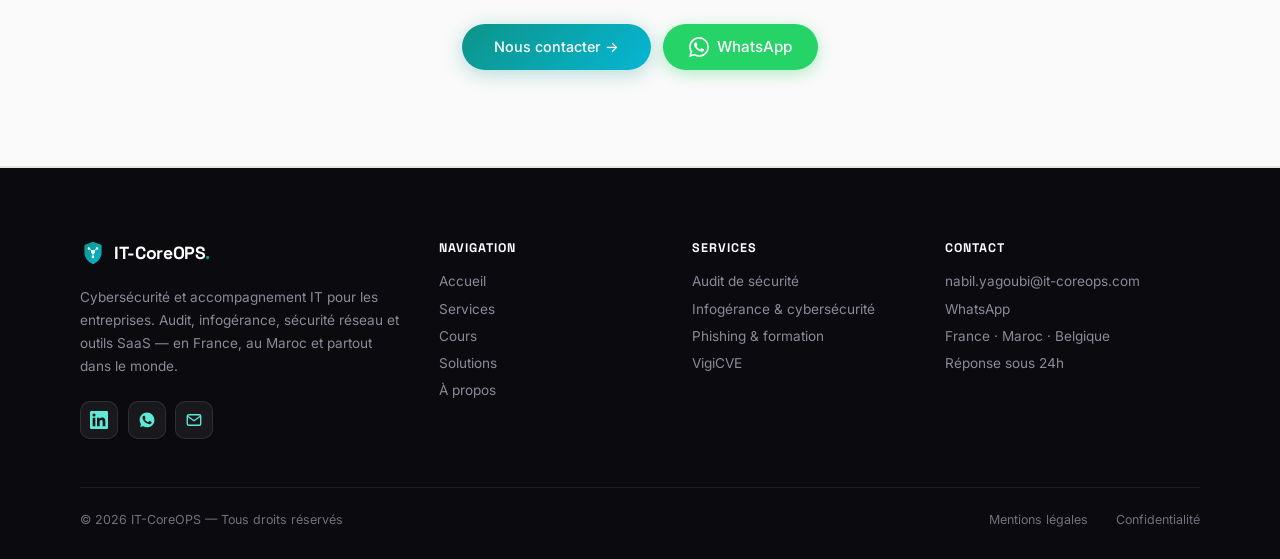
<file: a-propos.html>
<!DOCTYPE html>
<html lang="fr">
<head>
  <meta charset="UTF-8" />
  <meta name="viewport" content="width=device-width, initial-scale=1.0" />
  <title>À propos : qui sommes-nous | IT-CoreOPS</title>
  <meta name="description" content="IT-CoreOPS : société de cybersécurité et d'accompagnement IT fondée par Nabil Yagoubi. Audit, infogérance, sécurité réseau, VigiCVE et formations, en France, au Maroc et partout dans le monde." />
    <link rel="icon" type="image/svg+xml" href="favicon.svg" />
  <link rel="canonical" href="https://it-coreops.com/a-propos.html" />
  <meta name="robots" content="index, follow" />
  <meta property="og:type" content="website" />
  <meta property="og:site_name" content="IT-CoreOPS" />
  <meta property="og:locale" content="fr_FR" />
  <meta property="og:url" content="https://it-coreops.com/a-propos.html" />
  <meta property="og:title" content="À propos : qui sommes-nous | IT-CoreOPS" />
  <meta property="og:description" content="Société de cybersécurité et d'accompagnement IT : audit, infogérance, sécurité réseau, VigiCVE et formations. Un vrai support, avec proximité." />
  <meta property="og:image" content="https://it-coreops.com/og-image.png" />
  <meta property="og:image:width" content="1200" />
  <meta property="og:image:height" content="630" />
  <meta name="twitter:card" content="summary_large_image" />
  <meta name="twitter:title" content="À propos : qui sommes-nous | IT-CoreOPS" />
  <meta name="twitter:description" content="Société de cybersécurité et d'accompagnement IT : audit, infogérance, sécurité réseau, VigiCVE et formations. Un vrai support, avec proximité." />
  <meta name="twitter:image" content="https://it-coreops.com/og-image.png" />
  <link rel="preconnect" href="https://fonts.googleapis.com" />
  <link rel="preconnect" href="https://fonts.gstatic.com" crossorigin />
  <link href="https://fonts.googleapis.com/css2?family=Space+Grotesk:wght@500;600;700&family=Inter:ital,wght@0,300;0,400;0,500;0,600;1,300&display=swap" rel="stylesheet" />
  <style>
    *, *::before, *::after { box-sizing: border-box; margin: 0; padding: 0; }

    :root {
      --white: #FFFFFF;
      --black: #09090B;
      --violet: #0D9488;
      --violet-l: #14B8A6;
      --sky: #06B6D4;
      --lavender: #E6FBF9;
      --surface: #FAFAFA;
      --border: #E4E4E7;
      --muted: #71717A;
      --dark: #18181B;
      --grad: linear-gradient(135deg, #0D9488 0%, #06B6D4 100%);
      --syne: 'Space Grotesk', sans-serif;
      --inter: 'Inter', sans-serif;
    }

    html { scroll-behavior: smooth; }

    body {
      font-family: var(--inter);
      background: var(--white);
      color: var(--black);
      overflow-x: hidden;
    }

    /* ─── NAV ─── */
    nav {
      position: fixed; top: 0; left: 0; right: 0; z-index: 100;
      display: flex; align-items: center; justify-content: space-between;
      padding: 1rem 2.5rem;
      background: rgba(255,255,255,0.88);
      backdrop-filter: blur(16px);
      border-bottom: 1px solid var(--border);
    }
    .logo {
      font-family: var(--syne); font-size: 1rem; font-weight: 700;
      color: var(--black); letter-spacing: -0.02em; text-decoration: none;
    }
    .logo-dot { color: var(--violet); }
    .nav-links { list-style: none; display: flex; align-items: center; gap: 2rem; }
    .nav-links a {
      font-size: 0.85rem; color: var(--muted); text-decoration: none; transition: color .2s;
    }
    .nav-links a:hover { color: var(--black); }
    .nav-btn {
      font-size: 0.82rem !important; font-weight: 500 !important;
      color: var(--white) !important; background: var(--black);
      padding: .5rem 1.25rem; border-radius: 100px; transition: opacity .2s !important;
    }
    .nav-btn:hover { opacity: .75; }

    /* ─── HERO ─── */
    .hero {
      position: relative; min-height: 100vh;
      display: flex; flex-direction: column;
      align-items: center; justify-content: center;
      text-align: center;
      padding: 9rem 2rem 5rem;
      overflow: hidden;
    }
    .blob {
      position: absolute; border-radius: 50%;
      filter: blur(90px); opacity: .10; pointer-events: none;
    }
    .blob-1 { width:650px;height:650px;background:var(--violet);top:-120px;left:-160px;animation:d1 20s ease-in-out infinite alternate; }
    .blob-2 { width:500px;height:500px;background:var(--sky);bottom:-80px;right:-100px;animation:d2 24s ease-in-out infinite alternate; }
    @keyframes d1 { to { transform:translate(60px,40px); } }
    @keyframes d2 { to { transform:translate(-50px,-30px); } }

    .hero-tag {
      display: inline-flex; align-items: center; gap: .45rem;
      font-size: .78rem; font-weight: 500; color: var(--violet);
      background: var(--lavender); border: 1px solid rgba(13,148,136,.2);
      padding: .3rem .9rem; border-radius: 100px; margin-bottom: 2rem;
    }
    .tag-dot {
      width:6px;height:6px;border-radius:50%;background:var(--violet);
      animation: pulse 2s ease-in-out infinite;
    }
    @keyframes pulse { 0%,100%{transform:scale(1);opacity:1} 50%{transform:scale(.7);opacity:.5} }

    .hero h1 {
      font-family: var(--syne);
      font-size: clamp(2.6rem, 6vw, 5.2rem);
      font-weight: 800; line-height: 1.07; letter-spacing: -.035em;
      max-width: 900px; margin-bottom: 1.5rem;
    }
    .g { background: var(--grad); -webkit-background-clip:text; -webkit-text-fill-color:transparent; background-clip:text; }

    .hero-sub {
      font-size: 1.1rem; color: var(--muted); max-width: 54ch;
      line-height: 1.75; font-weight: 300; margin-bottom: 2.5rem;
    }
    .hero-actions { display:flex; gap:1rem; justify-content:center; flex-wrap:wrap; margin-bottom:3.5rem; }

    .btn-g {
      font-size:.9rem; font-weight:500; padding:.85rem 2rem;
      background:var(--grad); color:var(--white); border:none;
      border-radius:100px; text-decoration:none; cursor:pointer;
      transition:opacity .2s, transform .2s;
      box-shadow:0 4px 20px rgba(13,148,136,.3);
    }
    .btn-g:hover { opacity:.88; transform:translateY(-1px); }

    .btn-out {
      font-size:.9rem; font-weight:400; padding:.85rem 2rem;
      background:transparent; color:var(--black);
      border:1.5px solid var(--border); border-radius:100px;
      text-decoration:none; transition:border-color .2s, background .2s;
    }
    .btn-out:hover { border-color:#A1A1AA; background:var(--surface); }

    .flags {
      display:flex; gap:1.5rem; justify-content:center; flex-wrap:wrap;
      font-size:.82rem; color:var(--muted);
    }
    .flag-item { display:flex; align-items:center; gap:.4rem; }
    .flag-sep { color:var(--border); }

    /* ─── SECTION SHARED ─── */
    .section { max-width:1120px; margin:0 auto; padding:6rem 2.5rem; }
    .eyebrow {
      font-size:.72rem; font-weight:600; letter-spacing:.1em;
      text-transform:uppercase; color:var(--violet); margin-bottom:.9rem;
    }
    .section-h {
      font-family:var(--syne); font-size:clamp(1.8rem,3vw,2.6rem);
      font-weight:700; letter-spacing:-.02em; line-height:1.15; margin-bottom:1rem;
    }
    .section-sub {
      color:var(--muted); font-size:.95rem; line-height:1.75;
      font-weight:300; max-width:56ch; margin-bottom:3rem;
    }

    /* ─── SERVICES ─── */
    .services-bg { background:var(--surface); border-top:1px solid var(--border); border-bottom:1px solid var(--border); }

    .services-grid {
      display:grid; grid-template-columns:repeat(2,1fr); gap:1.5rem;
    }
    .scard {
      background:var(--white); border:1.5px solid var(--border);
      border-radius:16px; padding:2rem;
      transition:border-color .2s, box-shadow .2s, transform .2s;
      position:relative; overflow:hidden;
    }
    .scard::before {
      content:''; position:absolute; top:0;left:0;right:0; height:3px;
      background:var(--grad); transform:scaleX(0); transform-origin:left;
      transition:transform .3s ease;
    }
    .scard:hover { border-color:rgba(13,148,136,.25); box-shadow:0 8px 30px rgba(13,148,136,.07); transform:translateY(-3px); }
    .scard:hover::before { transform:scaleX(1); }

    .scard-icon { font-size:1.6rem; margin-bottom:1.25rem; }
    .scard-title { font-family:var(--syne); font-size:1.1rem; font-weight:700; margin-bottom:.65rem; letter-spacing:-.01em; }
    .scard-desc { font-size:.875rem; color:var(--muted); line-height:1.7; font-weight:300; margin-bottom:1.25rem; }
    .tag-row { display:flex; flex-wrap:wrap; gap:.4rem; }
    .stag {
      font-size:.7rem; font-weight:500; padding:.22rem .65rem;
      background:var(--lavender); color:var(--violet);
      border-radius:100px; border:1px solid rgba(13,148,136,.15);
    }
    .stag-sky { background:#E0F2FE; color:#0369A1; border-color:rgba(6,182,212,.2); }
    .stag-green { background:#ECFDF5; color:#059669; border-color:rgba(5,150,105,.2); }
    .stag-amber { background:#FFFBEB; color:#B45309; border-color:rgba(245,158,11,.2); }

    /* ─── IA ─── */
    .ia-bg { background:var(--black); color:var(--white); }

    .ia-inner {
      max-width:1120px; margin:0 auto; padding:6rem 2.5rem;
      display:grid; grid-template-columns:1fr 1fr; gap:5rem; align-items:center;
    }
    .ia-inner .eyebrow { color:var(--sky); }
    .ia-inner .section-h { color:var(--white); }
    .ia-inner .section-sub { color:#A1A1AA; margin-bottom:2rem; }

    .ia-pills { display:flex; flex-direction:column; gap:.75rem; }
    .ia-pill {
      display:flex; align-items:flex-start; gap:.9rem;
      background:#111113; border:1px solid #27272A;
      border-radius:12px; padding:1rem 1.25rem;
      transition:border-color .2s;
    }
    .ia-pill:hover { border-color:#3F3F46; }
    .ia-pill-icon { font-size:1.1rem; flex-shrink:0; margin-top:.1rem; }
    .ia-pill-title { font-weight:500; font-size:.88rem; margin-bottom:.2rem; }
    .ia-pill-desc { font-size:.8rem; color:#71717A; line-height:1.6; }

    .ia-visual {
      background:#0D0D0F; border:1px solid #27272A;
      border-radius:16px; padding:1.5rem; position:relative; overflow:hidden;
    }
    .ia-visual::before {
      content:''; position:absolute;
      top:-60px; right:-60px; width:200px; height:200px;
      background:radial-gradient(circle, rgba(13,148,136,.3) 0%, transparent 70%);
    }
    .ia-bar { margin-bottom:1rem; }
    .ia-bar-label {
      display:flex; justify-content:space-between;
      font-size:.72rem; color:#71717A; margin-bottom:.4rem;
    }
    .ia-bar-label span:last-child { color:var(--sky); }
    .bar-track { height:5px; background:#27272A; border-radius:3px; overflow:hidden; }
    .bar-fill { height:100%; border-radius:3px; background:var(--grad); }
    .ia-stat-grid { display:grid; grid-template-columns:1fr 1fr; gap:.75rem; margin-top:1.5rem; }
    .ia-stat {
      background:#111113; border:1px solid #27272A;
      border-radius:10px; padding:.9rem 1rem; text-align:center;
    }
    .ia-stat-val {
      font-family:var(--syne); font-size:1.4rem; font-weight:700;
      background:var(--grad); -webkit-background-clip:text;
      -webkit-text-fill-color:transparent; background-clip:text;
    }
    .ia-stat-label { font-size:.72rem; color:#71717A; margin-top:.2rem; }

    /* ─── RÉALISATIONS ─── */
    .projects-grid { display:grid; grid-template-columns:repeat(3,1fr); gap:1.5rem; }

    .pcard {
      border:1.5px solid var(--border); border-radius:16px;
      overflow:hidden; transition:transform .2s, box-shadow .2s;
      background:var(--white);
    }
    .pcard:hover { transform:translateY(-4px); box-shadow:0 12px 40px rgba(0,0,0,.08); }

    .pcard-header {
      padding:1.75rem 1.75rem 1rem;
      display:flex; align-items:flex-start; justify-content:space-between;
    }
    .pcard-logo {
      width:44px; height:44px; border-radius:10px;
      display:flex; align-items:center; justify-content:center;
      font-size:1.2rem; font-weight:700; font-family:var(--syne);
    }
    .logo-vigicve { background:var(--grad); color:var(--white); }
    .logo-soon { background:var(--surface); color:var(--muted); font-size:.8rem; }

    .pcard-badge {
      font-size:.65rem; font-weight:600; letter-spacing:.05em;
      padding:.22rem .65rem; border-radius:100px; text-transform:uppercase;
    }
    .badge-live { background:#ECFDF5; color:#059669; border:1px solid rgba(5,150,105,.2); }
    .badge-soon { background:var(--surface); color:var(--muted); border:1px solid var(--border); }

    .pcard-body { padding:0 1.75rem 1.75rem; }
    .pcard-title { font-family:var(--syne); font-size:1.1rem; font-weight:700; margin-bottom:.5rem; letter-spacing:-.01em; }
    .pcard-desc { font-size:.85rem; color:var(--muted); line-height:1.7; font-weight:300; margin-bottom:1.25rem; }
    .pcard-tags { display:flex; flex-wrap:wrap; gap:.4rem; }

    .pcard-link {
      display:inline-flex; align-items:center; gap:.35rem;
      font-size:.82rem; font-weight:500; color:var(--violet);
      text-decoration:none; margin-top:1.25rem;
      transition:gap .2s;
    }
    .pcard-link:hover { gap:.6rem; }

    /* ─── CTA ─── */
    .cta-section { padding:7rem 2.5rem; text-align:center; }
    .cta-inner { max-width:580px; margin:0 auto; }
    .cta-inner .section-h { margin-bottom:1rem; }
    .cta-inner p { color:var(--muted); font-size:1rem; line-height:1.7; font-weight:300; margin-bottom:2.5rem; }
    .cta-email {
      display:inline-block; font-size:1rem; font-weight:500;
      color:var(--white); background:var(--black);
      padding:1rem 2.5rem; border-radius:100px; text-decoration:none;
      transition:opacity .2s, transform .2s;
      box-shadow:0 4px 24px rgba(0,0,0,.12);
    }
    .cta-email:hover { opacity:.82; transform:translateY(-2px); }
    .cta-note { margin-top:1rem; font-size:.78rem; color:var(--muted); }

    /* ─── FOOTER ─── */
    footer { border-top:1px solid var(--border); padding:2rem 2.5rem; }
    .footer-inner {
      max-width:1120px; margin:0 auto;
      display:flex; justify-content:space-between; align-items:center;
    }
    .footer-copy { font-size:.78rem; color:var(--muted); }
    .footer-right { display:flex; gap:1.5rem; }
    .footer-link { font-size:.78rem; color:var(--muted); text-decoration:none; transition:color .2s; }
    .footer-link:hover { color:var(--black); }

    /* ─── RESPONSIVE ─── */
    @media (max-width:960px) {
      .nav-links { display:none; }
      .services-grid { grid-template-columns:1fr; }
      .ia-inner { grid-template-columns:1fr; gap:3rem; }
      .projects-grid { grid-template-columns:1fr; }
    }
    @media (prefers-reduced-motion:reduce) {
      .blob,.tag-dot { animation:none; }
      .btn-g:hover,.cta-email:hover,.pcard:hover,.scard:hover { transform:none; }
    }
  </style>
  <link rel="stylesheet" href="ui.css?v=4" />
  <style>
    .about-intro { display:grid; grid-template-columns:1.55fr 1fr; gap:3rem; align-items:center; margin-bottom:.5rem; }
    .about-mascot { display:flex; justify-content:center; }
    .about-mascot-frame { background:var(--white); border:1.5px solid var(--border); border-radius:22px; padding:1.75rem; box-shadow:0 14px 34px rgba(0,0,0,.06); }
    .about-mascot img { image-rendering:pixelated; width:196px; height:auto; display:block; }
    @media (max-width:760px) { .about-intro { grid-template-columns:1fr; gap:2rem; } .about-mascot { order:-1; } }
  </style>
</head>
<body>

<!-- NAV -->
<nav>
  <a href="index.html" class="logo" style="display:inline-flex;align-items:center;gap:.5rem"><img src="logo.svg" alt="" width="24" height="24" style="display:block"/><span>IT-CoreOPS<span class="logo-dot">.</span></span></a>
  <ul class="nav-links">
    <li><a href="index.html">Accueil</a></li>
    <li><a href="services.html">Services</a></li>
    <li><a href="cours.html">Cours</a></li>
    <li><a href="solutions.html">Solutions</a></li>
    <li><a href="a-propos.html" class="active" style="color:var(--black);font-weight:600">À propos</a></li>
    <li><a href="en.html" style="font-weight:600">EN</a></li>
    <li><a href="index.html#contact" class="nav-btn">Nous contacter</a></li>
  </ul>
</nav>

<div class="services-bg" id="apropos" style="padding-top:5rem;min-height:calc(100vh - 200px)">
  <div class="section">
    <div class="about-intro">
      <div>
        <div class="eyebrow">À propos de nous</div>
        <h1 class="section-h">On sécurise et on accompagne,<br/>avec proximité.</h1>
        <p class="section-sub" style="margin-bottom:0">
          IT-CoreOPS est une société spécialisée en cybersécurité et en accompagnement informatique. Notre métier : aider les entreprises à sécuriser, gérer et faire évoluer leur système d'information, sans jargon, sans surenchère, avec un vrai suivi humain.
        </p>
      </div>
      <div class="about-mascot">
        <div class="about-mascot-frame">
          <img src="mascotte.png" alt="Illustration IT-CoreOPS — votre interlocuteur IT" width="196" />
        </div>
      </div>
    </div>

    <div class="services-grid">
      <div class="scard">
        <div class="scard-icon"><svg viewBox="0 0 24 24" fill="none" stroke="#0D9488" stroke-width="1.8" stroke-linecap="round" stroke-linejoin="round"><circle cx="12" cy="8" r="4"/><path d="M4 21c0-4 4-6.5 8-6.5s8 2.5 8 6.5"/></svg></div>
        <div class="scard-title">Qui nous sommes</div>
        <div class="scard-desc">IT-CoreOPS a été fondée par Nabil Yagoubi, passionné d'IT &amp; de cybersécurité. Notre savoir-faire s'est construit sur le terrain, dans de vrais environnements de production, de la gouvernance à la sécurité réseau jusqu'à la détection. On avance avec honnêteté : on vous propose ce qu'on maîtrise réellement.</div>
        <div class="tag-row">
          <span class="stag">Micro-entreprise</span>
          <span class="stag stag-sky">Paris</span>
          <span class="stag stag-sky">Casablanca</span>
          <span class="stag stag-sky">Oujda</span>
          <span class="stag stag-green">Proximité</span>
        </div>
      </div>

      <div class="scard">
        <div class="scard-icon"><svg viewBox="0 0 24 24" fill="none" stroke="#0D9488" stroke-width="1.8" stroke-linecap="round" stroke-linejoin="round"><path d="M14.7 6.3a3.6 3.6 0 0 0-4.9 4.9l-6 6a1.5 1.5 0 0 0 2.1 2.1l6-6a3.6 3.6 0 0 0 4.9-4.9l-2.6 2.6-2.1-2.1 2.6-2.6z"/></svg></div>
        <div class="scard-title">Ce que nous faisons</div>
        <div class="scard-desc">Audit de sécurité, infogérance sécurisée, sécurité réseau &amp; firewall, gestion d'incidents, campagnes de phishing et formations. Nous éditons aussi VigiCVE, notre solution SaaS de veille et d'audit des vulnérabilités. De la protection au quotidien jusqu'aux projets qui font grandir votre SI.</div>
        <div class="tag-row">
          <span class="stag">Cybersécurité</span>
          <span class="stag stag-sky">Infogérance</span>
          <span class="stag stag-green">VigiCVE</span>
          <span class="stag stag-amber">Formation</span>
        </div>
      </div>
    </div>

    <div style="margin-top:3.5rem;padding:2rem;border:1.5px solid var(--border);border-radius:16px;background:var(--white)">
      <div class="eyebrow">Notre approche</div>
      <h2 class="section-h" style="font-size:clamp(1.4rem,2.4vw,1.8rem);margin-bottom:1.25rem">Un vrai support, un vrai accompagnement.</h2>
      <ul style="list-style:none;margin:0;padding:0;display:grid;grid-template-columns:repeat(auto-fit,minmax(240px,1fr));gap:.5rem 2rem">
        <li style="position:relative;padding-left:1.4rem;font-size:.9rem;color:var(--muted);line-height:1.9"><span style="position:absolute;left:0;color:var(--violet)">✓</span>On prend en charge à votre place : vous n'avez pas à gérer la technique en interne</li>
        <li style="position:relative;padding-left:1.4rem;font-size:.9rem;color:var(--muted);line-height:1.9"><span style="position:absolute;left:0;color:var(--violet)">✓</span>Des réponses claires, sans jargon, à hauteur de vos enjeux réels</li>
        <li style="position:relative;padding-left:1.4rem;font-size:.9rem;color:var(--muted);line-height:1.9"><span style="position:absolute;left:0;color:var(--violet)">✓</span>Un interlocuteur unique et disponible, qui connaît votre infrastructure</li>
        <li style="position:relative;padding-left:1.4rem;font-size:.9rem;color:var(--muted);line-height:1.9"><span style="position:absolute;left:0;color:var(--violet)">✓</span>Des solutions modernes et abordables, pensées pour des budgets réels</li>
      </ul>
    </div>

    <div style="margin-top:2.5rem;text-align:center">
      <div class="eyebrow">Où nous intervenons</div>
      <h2 class="section-h" style="font-size:clamp(1.4rem,2.4vw,1.8rem);margin-bottom:.75rem">Présents localement, disponibles partout.</h2>
      <p class="section-sub" style="margin:0 auto 1.75rem">Nous accompagnons les entreprises en France, au Maroc et en Belgique, et partout dans le monde à distance. Sur site ou à distance, selon vos besoins.</p>
      <div style="display:flex;flex-direction:column;align-items:center;gap:.5rem;font-size:.9rem;color:var(--muted)">
        <div>🇫🇷 France Paris</div>
        <div>🇲🇦 Maroc Casablanca, Rabat, Agadir, Oujda</div>
        <div>🇧🇪 Belgique Bruxelles</div>
        <div>🌍 Reste du monde à distance</div>
      </div>
    </div>

    <div style="margin-top:3rem;text-align:center;border-top:1px solid var(--border);padding-top:3rem">
      <p class="section-sub" style="margin:0 auto 1.5rem">Envie d'échanger sur vos besoins ? On en parle quand vous voulez.</p>
      <div style="display:flex;gap:.75rem;justify-content:center;flex-wrap:wrap">
        <a href="index.html#contact" class="btn-g" style="display:inline-block">Nous contacter →</a>
        <a href="https://wa.me/33658920163?text=Bonjour%20IT-CoreOPS%2C%20je%20souhaite%20%C3%A9changer%20avec%20vous." target="_blank" rel="noopener" style="display:inline-flex;align-items:center;gap:.55rem;background:#25D366;color:#fff;font-weight:500;font-size:.95rem;padding:.8rem 1.6rem;border-radius:100px;text-decoration:none;box-shadow:0 4px 16px rgba(37,211,102,.35)">
          <svg role="img" viewBox="0 0 24 24" width="20" height="20" fill="#fff" aria-hidden="true"><path d="M17.472 14.382c-.297-.149-1.758-.867-2.03-.967-.273-.099-.471-.148-.67.15-.197.297-.767.966-.94 1.164-.173.199-.347.223-.644.075-.297-.15-1.255-.463-2.39-1.475-.883-.788-1.48-1.761-1.653-2.059-.173-.297-.018-.458.13-.606.134-.133.297-.347.446-.52.149-.174.198-.298.298-.497.099-.198.05-.371-.025-.52-.075-.149-.669-1.612-.916-2.207-.242-.579-.487-.5-.669-.51-.173-.008-.371-.01-.57-.01-.198 0-.52.074-.792.372-.272.297-1.04 1.016-1.04 2.479 0 1.462 1.065 2.875 1.213 3.074.149.198 2.096 3.2 5.077 4.487.71.306 1.263.489 1.694.625.712.227 1.36.195 1.871.118.571-.085 1.758-.719 2.006-1.413.248-.694.248-1.289.173-1.413-.074-.124-.272-.198-.57-.347m-5.421 7.403h-.004a9.87 9.87 0 01-5.031-1.378l-.361-.214-3.741.982.998-3.648-.235-.374a9.86 9.86 0 01-1.51-5.26c.001-5.45 4.436-9.884 9.888-9.884 2.64 0 5.122 1.03 6.988 2.898a9.825 9.825 0 012.893 6.994c-.003 5.45-4.437 9.884-9.885 9.884m8.413-18.297A11.815 11.815 0 0012.05 0C5.495 0 .16 5.335.157 11.892c0 2.096.547 4.142 1.588 5.945L.057 24l6.305-1.654a11.882 11.882 0 005.683 1.448h.005c6.554 0 11.89-5.335 11.893-11.893a11.821 11.821 0 00-3.48-8.413z"/></svg>
          WhatsApp
        </a>
      </div>
    </div>
  </div>
</div>

<!-- FOOTER -->
<footer class="footer-rich">
  <div class="footer-cols">
    <div class="footer-brand">
      <a href="index.html" class="logo" style="display:inline-flex;align-items:center;gap:.5rem;font-size:1.1rem"><img src="logo.svg" alt="" width="26" height="26" style="display:block"/><span>IT-CoreOPS<span class="logo-dot">.</span></span></a>
      <p>Cybersécurité et accompagnement IT pour les entreprises. Audit, infogérance, sécurité réseau et outils SaaS — en France, au Maroc et partout dans le monde.</p>
      <div class="footer-social">
        <a href="https://www.linkedin.com/company/vigi-cve/" target="_blank" rel="noopener" aria-label="LinkedIn">
          <svg viewBox="0 0 24 24" fill="currentColor" aria-hidden="true"><path d="M20.45 20.45h-3.56v-5.57c0-1.33-.02-3.04-1.85-3.04-1.85 0-2.14 1.45-2.14 2.94v5.67H9.35V9h3.42v1.56h.05c.48-.9 1.64-1.85 3.37-1.85 3.6 0 4.27 2.37 4.27 5.45v6.29zM5.34 7.43a2.06 2.06 0 1 1 0-4.13 2.06 2.06 0 0 1 0 4.13zM7.12 20.45H3.55V9h3.57v11.45zM22.22 0H1.77C.79 0 0 .77 0 1.72v20.56C0 23.23.79 24 1.77 24h20.45c.98 0 1.78-.77 1.78-1.72V1.72C24 .77 23.2 0 22.22 0z"/></svg>
        </a>
        <a href="https://wa.me/33658920163?text=Bonjour%20IT-CoreOPS" target="_blank" rel="noopener" aria-label="WhatsApp">
          <svg viewBox="0 0 24 24" fill="currentColor" aria-hidden="true"><path d="M17.472 14.382c-.297-.149-1.758-.867-2.03-.967-.273-.099-.471-.148-.67.15-.197.297-.767.966-.94 1.164-.173.199-.347.223-.644.075-.297-.15-1.255-.463-2.39-1.475-.883-.788-1.48-1.761-1.653-2.059-.173-.297-.018-.458.13-.606.134-.133.297-.347.446-.52.149-.174.198-.298.298-.497.099-.198.05-.371-.025-.52-.075-.149-.669-1.612-.916-2.207-.242-.579-.487-.5-.669-.51l-.57-.01c-.198 0-.52.074-.792.372-.272.297-1.04 1.016-1.04 2.479 0 1.462 1.065 2.875 1.213 3.074.149.198 2.096 3.2 5.077 4.487.71.306 1.263.489 1.694.625.712.227 1.36.195 1.871.118.571-.085 1.758-.719 2.006-1.413.248-.694.248-1.289.173-1.413-.074-.124-.272-.198-.57-.347M12.05 21.785h-.004a9.87 9.87 0 01-5.031-1.378l-.361-.214-3.741.982.998-3.648-.235-.374a9.86 9.86 0 01-1.51-5.26c.001-5.45 4.436-9.884 9.888-9.884 2.64 0 5.122 1.03 6.988 2.898a9.825 9.825 0 012.893 6.994c-.003 5.45-4.437 9.884-9.885 9.884"/></svg>
        </a>
        <a href="mailto:nabil.yagoubi@it-coreops.com" aria-label="Email">
          <svg viewBox="0 0 24 24" fill="none" stroke="currentColor" stroke-width="1.8" stroke-linecap="round" stroke-linejoin="round" aria-hidden="true"><rect x="3" y="5" width="18" height="14" rx="2"/><path d="M3.5 7l8.5 6 8.5-6"/></svg>
        </a>
      </div>
    </div>
    <div class="footer-col">
      <h4>Navigation</h4>
      <a href="index.html">Accueil</a>
      <a href="services.html">Services</a>
      <a href="cours.html">Cours</a>
      <a href="solutions.html">Solutions</a>
      <a href="a-propos.html">À propos</a>
    </div>
    <div class="footer-col">
      <h4>Services</h4>
      <a href="services.html">Audit de sécurité</a>
      <a href="services.html">Infogérance & cybersécurité</a>
      <a href="services.html">Phishing & formation</a>
      <a href="vigicve.html">VigiCVE</a>
    </div>
    <div class="footer-col">
      <h4>Contact</h4>
      <a href="mailto:nabil.yagoubi@it-coreops.com">nabil.yagoubi@it-coreops.com</a>
      <a href="https://wa.me/33658920163?text=Bonjour%20IT-CoreOPS" target="_blank" rel="noopener">WhatsApp</a>
      <span>France · Maroc · Belgique</span>
      <span>Réponse sous 24h</span>
    </div>
  </div>
  <div class="footer-bottom">
    <div>© 2026 IT-CoreOPS — Tous droits réservés</div>
    <div>
      <a href="mentions-legales.html">Mentions légales</a>
      <a href="confidentialite.html">Confidentialité</a>
    </div>
  </div>
</footer>


<script src="anim.js?v=4" defer></script>
<script src="nav.js?v=4" defer></script>
</body>
</html>
</file>
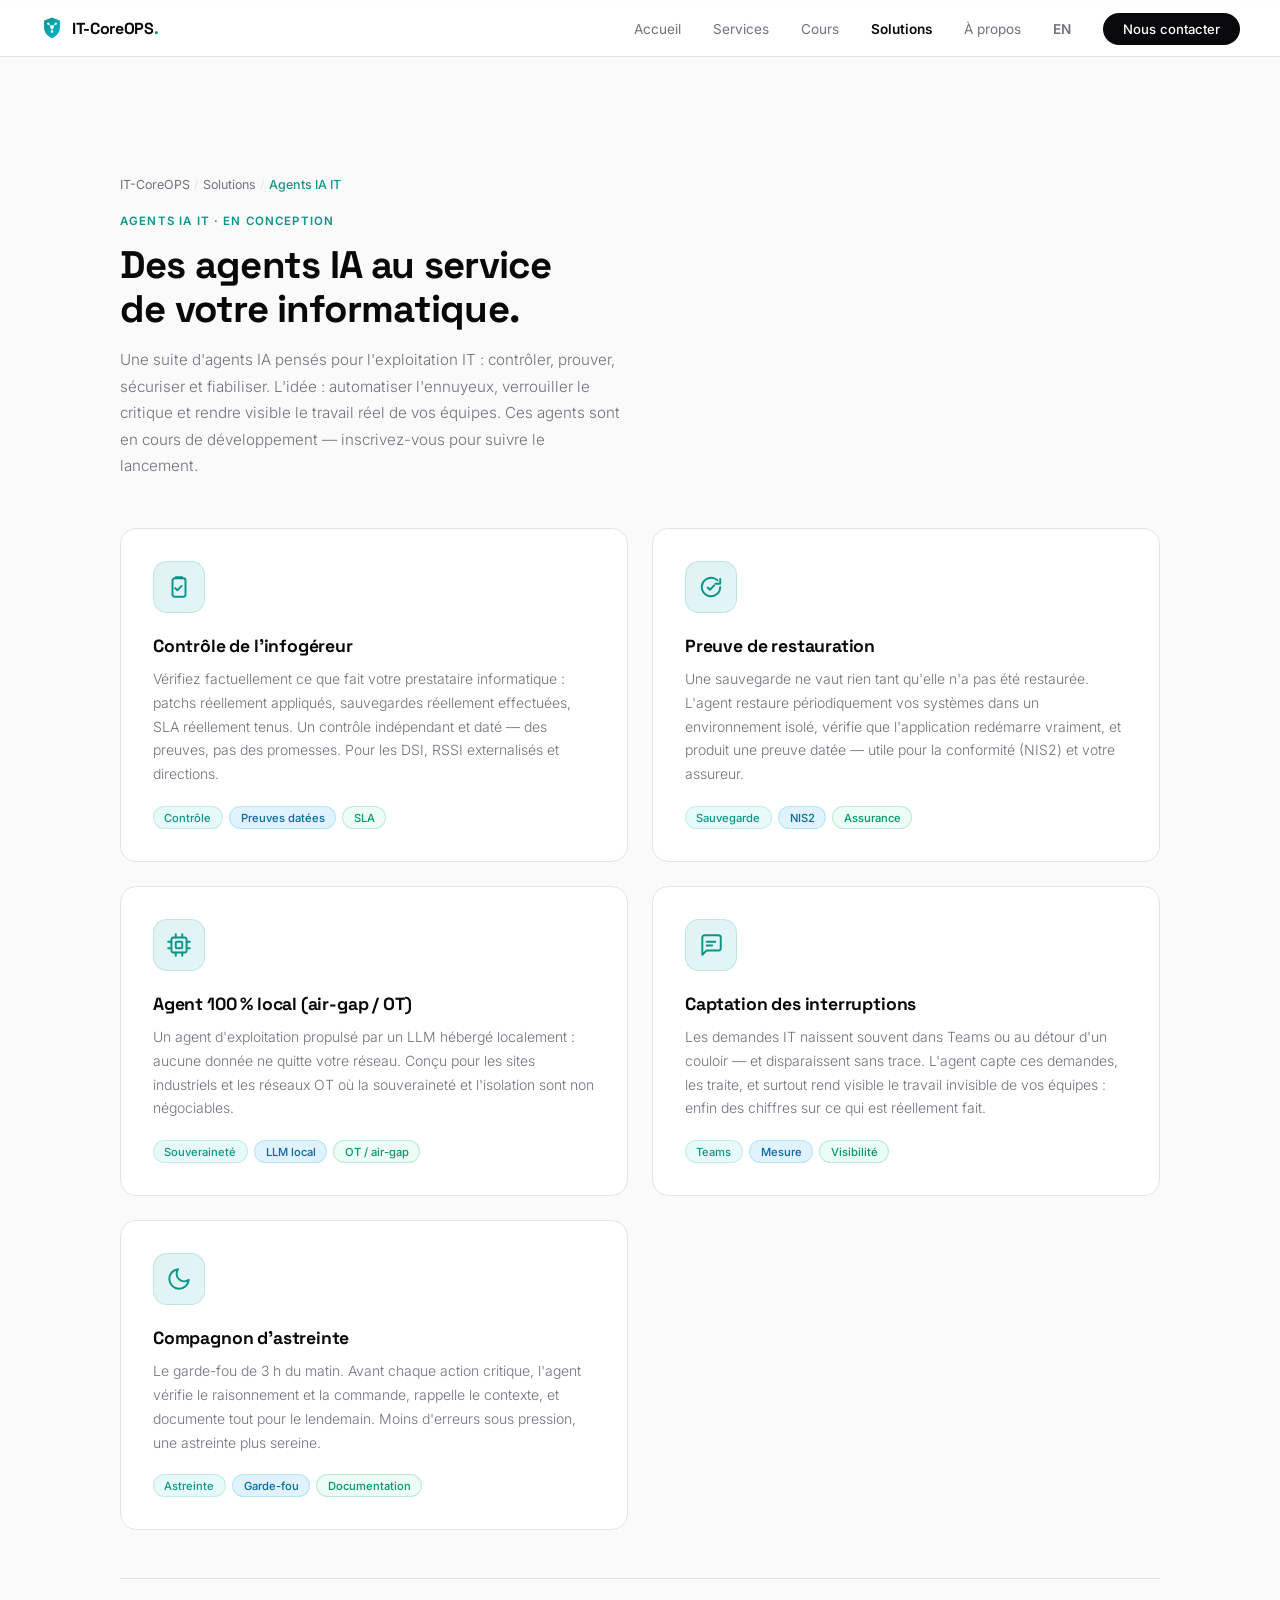
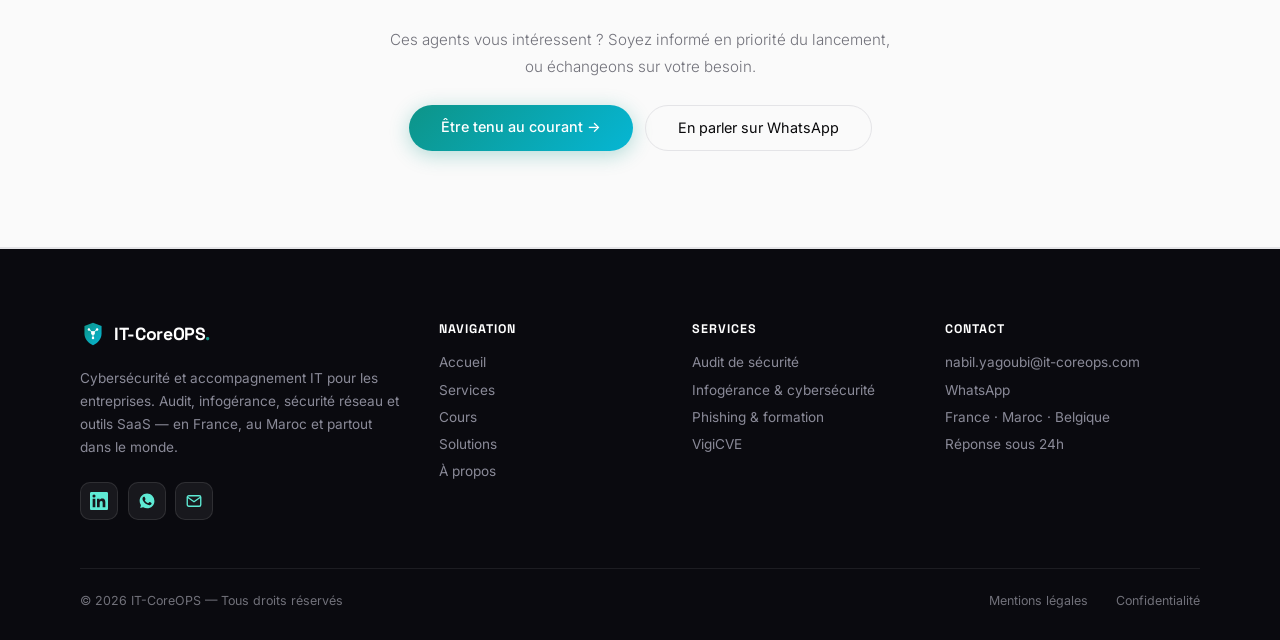
<file: agents-ia.html>
<!DOCTYPE html>
<html lang="fr">
<head>
  <meta charset="UTF-8" />
  <meta name="viewport" content="width=device-width, initial-scale=1.0" />
  <title>Agents IA IT — Automatisation & supervision assistée | IT-CoreOPS</title>
  <meta name="description" content="Cinq agents IA pour l'exploitation IT : contrôle de l'infogéreur, preuve de restauration, agent 100% local (OT), captation des interruptions et compagnon d'astreinte. En développement." />
    <link rel="icon" type="image/svg+xml" href="favicon.svg" />
  <link rel="canonical" href="https://it-coreops.com/agents-ia.html" />
  <meta name="robots" content="index, follow" />
  <meta property="og:type" content="website" />
  <meta property="og:site_name" content="IT-CoreOPS" />
  <meta property="og:locale" content="fr_FR" />
  <meta property="og:url" content="https://it-coreops.com/agents-ia.html" />
  <meta property="og:title" content="Agents IA IT — Automatisation & supervision assistée | IT-CoreOPS" />
  <meta property="og:description" content="Cinq agents IA pour l'exploitation IT : contrôle, preuve de restauration, agent local (OT), captation des interruptions, compagnon d'astreinte." />
  <meta property="og:image" content="https://it-coreops.com/og-image.png" />
  <meta property="og:image:width" content="1200" />
  <meta property="og:image:height" content="630" />
  <meta name="twitter:card" content="summary_large_image" />
  <meta name="twitter:title" content="Agents IA IT — Automatisation & supervision assistée | IT-CoreOPS" />
  <meta name="twitter:description" content="Cinq agents IA pour l'exploitation IT : contrôle, preuve de restauration, agent local (OT), captation des interruptions, compagnon d'astreinte." />
  <meta name="twitter:image" content="https://it-coreops.com/og-image.png" />
  <link rel="preconnect" href="https://fonts.googleapis.com" />
  <link rel="preconnect" href="https://fonts.gstatic.com" crossorigin />
  <link href="https://fonts.googleapis.com/css2?family=Space+Grotesk:wght@500;600;700&family=Inter:ital,wght@0,300;0,400;0,500;0,600;1,300&display=swap" rel="stylesheet" />
  <style>
    *, *::before, *::after { box-sizing: border-box; margin: 0; padding: 0; }

    :root {
      --white: #FFFFFF;
      --black: #09090B;
      --violet: #0D9488;
      --violet-l: #14B8A6;
      --sky: #06B6D4;
      --lavender: #E6FBF9;
      --surface: #FAFAFA;
      --border: #E4E4E7;
      --muted: #71717A;
      --dark: #18181B;
      --grad: linear-gradient(135deg, #0D9488 0%, #06B6D4 100%);
      --syne: 'Space Grotesk', sans-serif;
      --inter: 'Inter', sans-serif;
    }

    html { scroll-behavior: smooth; }

    body {
      font-family: var(--inter);
      background: var(--white);
      color: var(--black);
      overflow-x: hidden;
    }

    /* ─── NAV ─── */
    nav {
      position: fixed; top: 0; left: 0; right: 0; z-index: 100;
      display: flex; align-items: center; justify-content: space-between;
      padding: 1rem 2.5rem;
      background: rgba(255,255,255,0.88);
      backdrop-filter: blur(16px);
      border-bottom: 1px solid var(--border);
    }
    .logo {
      font-family: var(--syne); font-size: 1rem; font-weight: 700;
      color: var(--black); letter-spacing: -0.02em; text-decoration: none;
    }
    .logo-dot { color: var(--violet); }
    .nav-links { list-style: none; display: flex; align-items: center; gap: 2rem; }
    .nav-links a {
      font-size: 0.85rem; color: var(--muted); text-decoration: none; transition: color .2s;
    }
    .nav-links a:hover { color: var(--black); }
    .nav-btn {
      font-size: 0.82rem !important; font-weight: 500 !important;
      color: var(--white) !important; background: var(--black);
      padding: .5rem 1.25rem; border-radius: 100px; transition: opacity .2s !important;
    }
    .nav-btn:hover { opacity: .75; }

    /* ─── HERO ─── */
    .hero {
      position: relative; min-height: 100vh;
      display: flex; flex-direction: column;
      align-items: center; justify-content: center;
      text-align: center;
      padding: 9rem 2rem 5rem;
      overflow: hidden;
    }
    .blob {
      position: absolute; border-radius: 50%;
      filter: blur(90px); opacity: .10; pointer-events: none;
    }
    .blob-1 { width:650px;height:650px;background:var(--violet);top:-120px;left:-160px;animation:d1 20s ease-in-out infinite alternate; }
    .blob-2 { width:500px;height:500px;background:var(--sky);bottom:-80px;right:-100px;animation:d2 24s ease-in-out infinite alternate; }
    @keyframes d1 { to { transform:translate(60px,40px); } }
    @keyframes d2 { to { transform:translate(-50px,-30px); } }

    .hero-tag {
      display: inline-flex; align-items: center; gap: .45rem;
      font-size: .78rem; font-weight: 500; color: var(--violet);
      background: var(--lavender); border: 1px solid rgba(13,148,136,.2);
      padding: .3rem .9rem; border-radius: 100px; margin-bottom: 2rem;
    }
    .tag-dot {
      width:6px;height:6px;border-radius:50%;background:var(--violet);
      animation: pulse 2s ease-in-out infinite;
    }
    @keyframes pulse { 0%,100%{transform:scale(1);opacity:1} 50%{transform:scale(.7);opacity:.5} }

    .hero h1 {
      font-family: var(--syne);
      font-size: clamp(2.6rem, 6vw, 5.2rem);
      font-weight: 800; line-height: 1.07; letter-spacing: -.035em;
      max-width: 900px; margin-bottom: 1.5rem;
    }
    .g { background: var(--grad); -webkit-background-clip:text; -webkit-text-fill-color:transparent; background-clip:text; }

    .hero-sub {
      font-size: 1.1rem; color: var(--muted); max-width: 54ch;
      line-height: 1.75; font-weight: 300; margin-bottom: 2.5rem;
    }
    .hero-actions { display:flex; gap:1rem; justify-content:center; flex-wrap:wrap; margin-bottom:3.5rem; }

    .btn-g {
      font-size:.9rem; font-weight:500; padding:.85rem 2rem;
      background:var(--grad); color:var(--white); border:none;
      border-radius:100px; text-decoration:none; cursor:pointer;
      transition:opacity .2s, transform .2s;
      box-shadow:0 4px 20px rgba(13,148,136,.3);
    }
    .btn-g:hover { opacity:.88; transform:translateY(-1px); }

    .btn-out {
      font-size:.9rem; font-weight:400; padding:.85rem 2rem;
      background:transparent; color:var(--black);
      border:1.5px solid var(--border); border-radius:100px;
      text-decoration:none; transition:border-color .2s, background .2s;
    }
    .btn-out:hover { border-color:#A1A1AA; background:var(--surface); }

    .flags {
      display:flex; gap:1.5rem; justify-content:center; flex-wrap:wrap;
      font-size:.82rem; color:var(--muted);
    }
    .flag-item { display:flex; align-items:center; gap:.4rem; }
    .flag-sep { color:var(--border); }

    /* ─── SECTION SHARED ─── */
    .section { max-width:1120px; margin:0 auto; padding:6rem 2.5rem; }
    .eyebrow {
      font-size:.72rem; font-weight:600; letter-spacing:.1em;
      text-transform:uppercase; color:var(--violet); margin-bottom:.9rem;
    }
    .section-h {
      font-family:var(--syne); font-size:clamp(1.8rem,3vw,2.6rem);
      font-weight:700; letter-spacing:-.02em; line-height:1.15; margin-bottom:1rem;
    }
    .section-sub {
      color:var(--muted); font-size:.95rem; line-height:1.75;
      font-weight:300; max-width:56ch; margin-bottom:3rem;
    }

    /* ─── SERVICES ─── */
    .services-bg { background:var(--surface); border-top:1px solid var(--border); border-bottom:1px solid var(--border); }

    .services-grid {
      display:grid; grid-template-columns:repeat(2,1fr); gap:1.5rem;
    }
    .scard {
      background:var(--white); border:1.5px solid var(--border);
      border-radius:16px; padding:2rem;
      transition:border-color .2s, box-shadow .2s, transform .2s;
      position:relative; overflow:hidden;
    }
    .scard::before {
      content:''; position:absolute; top:0;left:0;right:0; height:3px;
      background:var(--grad); transform:scaleX(0); transform-origin:left;
      transition:transform .3s ease;
    }
    .scard:hover { border-color:rgba(13,148,136,.25); box-shadow:0 8px 30px rgba(13,148,136,.07); transform:translateY(-3px); }
    .scard:hover::before { transform:scaleX(1); }

    .scard-icon { font-size:1.6rem; margin-bottom:1.25rem; }
    .scard-title { font-family:var(--syne); font-size:1.1rem; font-weight:700; margin-bottom:.65rem; letter-spacing:-.01em; }
    .scard-desc { font-size:.875rem; color:var(--muted); line-height:1.7; font-weight:300; margin-bottom:1.25rem; }
    .tag-row { display:flex; flex-wrap:wrap; gap:.4rem; }
    .stag {
      font-size:.7rem; font-weight:500; padding:.22rem .65rem;
      background:var(--lavender); color:var(--violet);
      border-radius:100px; border:1px solid rgba(13,148,136,.15);
    }
    .stag-sky { background:#E0F2FE; color:#0369A1; border-color:rgba(6,182,212,.2); }
    .stag-green { background:#ECFDF5; color:#059669; border-color:rgba(5,150,105,.2); }
    .stag-amber { background:#FFFBEB; color:#B45309; border-color:rgba(245,158,11,.2); }

    /* ─── IA ─── */
    .ia-bg { background:var(--black); color:var(--white); }

    .ia-inner {
      max-width:1120px; margin:0 auto; padding:6rem 2.5rem;
      display:grid; grid-template-columns:1fr 1fr; gap:5rem; align-items:center;
    }
    .ia-inner .eyebrow { color:var(--sky); }
    .ia-inner .section-h { color:var(--white); }
    .ia-inner .section-sub { color:#A1A1AA; margin-bottom:2rem; }

    .ia-pills { display:flex; flex-direction:column; gap:.75rem; }
    .ia-pill {
      display:flex; align-items:flex-start; gap:.9rem;
      background:#111113; border:1px solid #27272A;
      border-radius:12px; padding:1rem 1.25rem;
      transition:border-color .2s;
    }
    .ia-pill:hover { border-color:#3F3F46; }
    .ia-pill-icon { font-size:1.1rem; flex-shrink:0; margin-top:.1rem; }
    .ia-pill-title { font-weight:500; font-size:.88rem; margin-bottom:.2rem; }
    .ia-pill-desc { font-size:.8rem; color:#71717A; line-height:1.6; }

    .ia-visual {
      background:#0D0D0F; border:1px solid #27272A;
      border-radius:16px; padding:1.5rem; position:relative; overflow:hidden;
    }
    .ia-visual::before {
      content:''; position:absolute;
      top:-60px; right:-60px; width:200px; height:200px;
      background:radial-gradient(circle, rgba(13,148,136,.3) 0%, transparent 70%);
    }
    .ia-bar { margin-bottom:1rem; }
    .ia-bar-label {
      display:flex; justify-content:space-between;
      font-size:.72rem; color:#71717A; margin-bottom:.4rem;
    }
    .ia-bar-label span:last-child { color:var(--sky); }
    .bar-track { height:5px; background:#27272A; border-radius:3px; overflow:hidden; }
    .bar-fill { height:100%; border-radius:3px; background:var(--grad); }
    .ia-stat-grid { display:grid; grid-template-columns:1fr 1fr; gap:.75rem; margin-top:1.5rem; }
    .ia-stat {
      background:#111113; border:1px solid #27272A;
      border-radius:10px; padding:.9rem 1rem; text-align:center;
    }
    .ia-stat-val {
      font-family:var(--syne); font-size:1.4rem; font-weight:700;
      background:var(--grad); -webkit-background-clip:text;
      -webkit-text-fill-color:transparent; background-clip:text;
    }
    .ia-stat-label { font-size:.72rem; color:#71717A; margin-top:.2rem; }

    /* ─── RÉALISATIONS ─── */
    .projects-grid { display:grid; grid-template-columns:repeat(3,1fr); gap:1.5rem; }

    .pcard {
      border:1.5px solid var(--border); border-radius:16px;
      overflow:hidden; transition:transform .2s, box-shadow .2s;
      background:var(--white);
    }
    .pcard:hover { transform:translateY(-4px); box-shadow:0 12px 40px rgba(0,0,0,.08); }

    .pcard-header {
      padding:1.75rem 1.75rem 1rem;
      display:flex; align-items:flex-start; justify-content:space-between;
    }
    .pcard-logo {
      width:44px; height:44px; border-radius:10px;
      display:flex; align-items:center; justify-content:center;
      font-size:1.2rem; font-weight:700; font-family:var(--syne);
    }
    .logo-vigicve { background:var(--grad); color:var(--white); }
    .logo-soon { background:var(--surface); color:var(--muted); font-size:.8rem; }

    .pcard-badge {
      font-size:.65rem; font-weight:600; letter-spacing:.05em;
      padding:.22rem .65rem; border-radius:100px; text-transform:uppercase;
    }
    .badge-live { background:#ECFDF5; color:#059669; border:1px solid rgba(5,150,105,.2); }
    .badge-soon { background:var(--surface); color:var(--muted); border:1px solid var(--border); }

    .pcard-body { padding:0 1.75rem 1.75rem; }
    .pcard-title { font-family:var(--syne); font-size:1.1rem; font-weight:700; margin-bottom:.5rem; letter-spacing:-.01em; }
    .pcard-desc { font-size:.85rem; color:var(--muted); line-height:1.7; font-weight:300; margin-bottom:1.25rem; }
    .pcard-tags { display:flex; flex-wrap:wrap; gap:.4rem; }

    .pcard-link {
      display:inline-flex; align-items:center; gap:.35rem;
      font-size:.82rem; font-weight:500; color:var(--violet);
      text-decoration:none; margin-top:1.25rem;
      transition:gap .2s;
    }
    .pcard-link:hover { gap:.6rem; }

    /* ─── CTA ─── */
    .cta-section { padding:7rem 2.5rem; text-align:center; }
    .cta-inner { max-width:580px; margin:0 auto; }
    .cta-inner .section-h { margin-bottom:1rem; }
    .cta-inner p { color:var(--muted); font-size:1rem; line-height:1.7; font-weight:300; margin-bottom:2.5rem; }
    .cta-email {
      display:inline-block; font-size:1rem; font-weight:500;
      color:var(--white); background:var(--black);
      padding:1rem 2.5rem; border-radius:100px; text-decoration:none;
      transition:opacity .2s, transform .2s;
      box-shadow:0 4px 24px rgba(0,0,0,.12);
    }
    .cta-email:hover { opacity:.82; transform:translateY(-2px); }
    .cta-note { margin-top:1rem; font-size:.78rem; color:var(--muted); }

    /* ─── FOOTER ─── */
    footer { border-top:1px solid var(--border); padding:2rem 2.5rem; }
    .footer-inner {
      max-width:1120px; margin:0 auto;
      display:flex; justify-content:space-between; align-items:center;
    }
    .footer-copy { font-size:.78rem; color:var(--muted); }
    .footer-right { display:flex; gap:1.5rem; }
    .footer-link { font-size:.78rem; color:var(--muted); text-decoration:none; transition:color .2s; }
    .footer-link:hover { color:var(--black); }

    /* ─── RESPONSIVE ─── */
    @media (max-width:960px) {
      .nav-links { display:none; }
      .services-grid { grid-template-columns:1fr; }
      .ia-inner { grid-template-columns:1fr; gap:3rem; }
      .projects-grid { grid-template-columns:1fr; }
    }
    @media (prefers-reduced-motion:reduce) {
      .blob,.tag-dot { animation:none; }
      .btn-g:hover,.cta-email:hover,.pcard:hover,.scard:hover { transform:none; }
    }
  </style>
  <link rel="stylesheet" href="ui.css?v=4" />
</head>
<body>

<!-- NAV -->
<nav>
  <a href="index.html" class="logo" style="display:inline-flex;align-items:center;gap:.5rem"><img src="logo.svg" alt="" width="24" height="24" style="display:block"/><span>IT-CoreOPS<span class="logo-dot">.</span></span></a>
  <ul class="nav-links">
    <li><a href="index.html">Accueil</a></li>
    <li><a href="services.html">Services</a></li>
    <li><a href="cours.html">Cours</a></li>
    <li><a href="solutions.html" class="active" style="color:var(--black);font-weight:600">Solutions</a></li>
    <li><a href="a-propos.html">À propos</a></li>
    <li><a href="en.html" style="font-weight:600">EN</a></li>
    <li><a href="index.html#contact" class="nav-btn">Nous contacter</a></li>
  </ul>
</nav>

<div class="services-bg" id="agents" style="padding-top:5rem;min-height:calc(100vh - 200px)">
  <div class="section">
    <div style="font-size:.78rem;color:var(--muted);margin-bottom:1.4rem">
      <a href="index.html" style="color:var(--muted);text-decoration:none">IT-CoreOPS</a>
      <span style="color:var(--border)"> / </span>
      <a href="solutions.html" style="color:var(--muted);text-decoration:none">Solutions</a>
      <span style="color:var(--border)"> / </span>
      <span style="color:var(--violet);font-weight:500">Agents IA IT</span>
    </div>

    <div class="eyebrow">Agents IA IT · En conception</div>
    <h1 class="section-h">Des agents IA au service<br/>de votre informatique.</h1>
    <p class="section-sub">
      Une suite d'agents IA pensés pour l'exploitation IT : contrôler, prouver, sécuriser et fiabiliser. L'idée : automatiser l'ennuyeux, verrouiller le critique et rendre visible le travail réel de vos équipes. Ces agents sont en cours de développement — inscrivez-vous pour suivre le lancement.
    </p>

    <div class="services-grid">
      <div class="scard">
        <div class="scard-icon"><svg viewBox="0 0 24 24" fill="none" stroke="#0D9488" stroke-width="1.7" stroke-linecap="round" stroke-linejoin="round"><rect x="6" y="4" width="12" height="17" rx="2"/><path d="M9 4V3h6v1"/><path d="M8.5 13l2 2 4-4"/></svg></div>
        <div class="scard-title">Contrôle de l'infogéreur</div>
        <div class="scard-desc">Vérifiez factuellement ce que fait votre prestataire informatique : patchs réellement appliqués, sauvegardes réellement effectuées, SLA réellement tenus. Un contrôle indépendant et daté — des preuves, pas des promesses. Pour les DSI, RSSI externalisés et directions.</div>
        <div class="tag-row">
          <span class="stag">Contrôle</span>
          <span class="stag stag-sky">Preuves datées</span>
          <span class="stag stag-green">SLA</span>
        </div>
      </div>

      <div class="scard">
        <div class="scard-icon"><svg viewBox="0 0 24 24" fill="none" stroke="#0D9488" stroke-width="1.7" stroke-linecap="round" stroke-linejoin="round"><path d="M20.5 12a8.5 8.5 0 1 1-2.6-6.1"/><path d="M20.5 4.5V9H16"/><path d="M9 12.5l2 2 4-4"/></svg></div>
        <div class="scard-title">Preuve de restauration</div>
        <div class="scard-desc">Une sauvegarde ne vaut rien tant qu'elle n'a pas été restaurée. L'agent restaure périodiquement vos systèmes dans un environnement isolé, vérifie que l'application redémarre vraiment, et produit une preuve datée — utile pour la conformité (NIS2) et votre assureur.</div>
        <div class="tag-row">
          <span class="stag">Sauvegarde</span>
          <span class="stag stag-sky">NIS2</span>
          <span class="stag stag-green">Assurance</span>
        </div>
      </div>

      <div class="scard">
        <div class="scard-icon"><svg viewBox="0 0 24 24" fill="none" stroke="#0D9488" stroke-width="1.7" stroke-linecap="round" stroke-linejoin="round"><rect x="5" y="5" width="14" height="14" rx="2"/><rect x="9" y="9" width="6" height="6" rx="1"/><path d="M9 2v3M15 2v3M9 19v3M15 19v3M2 9h3M2 15h3M19 9h3M19 15h3"/></svg></div>
        <div class="scard-title">Agent 100 % local (air-gap / OT)</div>
        <div class="scard-desc">Un agent d'exploitation propulsé par un LLM hébergé localement : aucune donnée ne quitte votre réseau. Conçu pour les sites industriels et les réseaux OT où la souveraineté et l'isolation sont non négociables.</div>
        <div class="tag-row">
          <span class="stag">Souveraineté</span>
          <span class="stag stag-sky">LLM local</span>
          <span class="stag stag-green">OT / air-gap</span>
        </div>
      </div>

      <div class="scard">
        <div class="scard-icon"><svg viewBox="0 0 24 24" fill="none" stroke="#0D9488" stroke-width="1.7" stroke-linecap="round" stroke-linejoin="round"><path d="M21 15a2 2 0 0 1-2 2H8l-4 4V5a2 2 0 0 1 2-2h13a2 2 0 0 1 2 2z"/><path d="M8 9h8M8 12.5h5"/></svg></div>
        <div class="scard-title">Captation des interruptions</div>
        <div class="scard-desc">Les demandes IT naissent souvent dans Teams ou au détour d'un couloir — et disparaissent sans trace. L'agent capte ces demandes, les traite, et surtout rend visible le travail invisible de vos équipes : enfin des chiffres sur ce qui est réellement fait.</div>
        <div class="tag-row">
          <span class="stag">Teams</span>
          <span class="stag stag-sky">Mesure</span>
          <span class="stag stag-green">Visibilité</span>
        </div>
      </div>

      <div class="scard">
        <div class="scard-icon"><svg viewBox="0 0 24 24" fill="none" stroke="#0D9488" stroke-width="1.7" stroke-linecap="round" stroke-linejoin="round"><path d="M21 12.8A9 9 0 1 1 11.2 3a7 7 0 0 0 9.8 9.8z"/></svg></div>
        <div class="scard-title">Compagnon d'astreinte</div>
        <div class="scard-desc">Le garde-fou de 3 h du matin. Avant chaque action critique, l'agent vérifie le raisonnement et la commande, rappelle le contexte, et documente tout pour le lendemain. Moins d'erreurs sous pression, une astreinte plus sereine.</div>
        <div class="tag-row">
          <span class="stag">Astreinte</span>
          <span class="stag stag-sky">Garde-fou</span>
          <span class="stag stag-green">Documentation</span>
        </div>
      </div>
    </div>

    <div style="margin-top:3rem;text-align:center;border-top:1px solid var(--border);padding-top:3rem">
      <p class="section-sub" style="margin:0 auto 1.5rem">Ces agents vous intéressent ? Soyez informé en priorité du lancement, ou échangeons sur votre besoin.</p>
      <div style="display:flex;gap:.75rem;justify-content:center;flex-wrap:wrap">
        <a href="index.html#contact" class="btn-g" style="display:inline-block">Être tenu au courant →</a>
        <a href="https://wa.me/33658920163?text=Bonjour%20IT-CoreOPS%2C%20je%20suis%20int%C3%A9ress%C3%A9%20par%20les%20Agents%20IA%20IT." target="_blank" rel="noopener" class="btn-out" style="display:inline-block">En parler sur WhatsApp</a>
      </div>
    </div>
  </div>
</div>

<!-- FOOTER -->
<footer class="footer-rich">
  <div class="footer-cols">
    <div class="footer-brand">
      <a href="index.html" class="logo" style="display:inline-flex;align-items:center;gap:.5rem;font-size:1.1rem"><img src="logo.svg" alt="" width="26" height="26" style="display:block"/><span>IT-CoreOPS<span class="logo-dot">.</span></span></a>
      <p>Cybersécurité et accompagnement IT pour les entreprises. Audit, infogérance, sécurité réseau et outils SaaS — en France, au Maroc et partout dans le monde.</p>
      <div class="footer-social">
        <a href="https://www.linkedin.com/company/vigi-cve/" target="_blank" rel="noopener" aria-label="LinkedIn">
          <svg viewBox="0 0 24 24" fill="currentColor" aria-hidden="true"><path d="M20.45 20.45h-3.56v-5.57c0-1.33-.02-3.04-1.85-3.04-1.85 0-2.14 1.45-2.14 2.94v5.67H9.35V9h3.42v1.56h.05c.48-.9 1.64-1.85 3.37-1.85 3.6 0 4.27 2.37 4.27 5.45v6.29zM5.34 7.43a2.06 2.06 0 1 1 0-4.13 2.06 2.06 0 0 1 0 4.13zM7.12 20.45H3.55V9h3.57v11.45zM22.22 0H1.77C.79 0 0 .77 0 1.72v20.56C0 23.23.79 24 1.77 24h20.45c.98 0 1.78-.77 1.78-1.72V1.72C24 .77 23.2 0 22.22 0z"/></svg>
        </a>
        <a href="https://wa.me/33658920163?text=Bonjour%20IT-CoreOPS" target="_blank" rel="noopener" aria-label="WhatsApp">
          <svg viewBox="0 0 24 24" fill="currentColor" aria-hidden="true"><path d="M17.472 14.382c-.297-.149-1.758-.867-2.03-.967-.273-.099-.471-.148-.67.15-.197.297-.767.966-.94 1.164-.173.199-.347.223-.644.075-.297-.15-1.255-.463-2.39-1.475-.883-.788-1.48-1.761-1.653-2.059-.173-.297-.018-.458.13-.606.134-.133.297-.347.446-.52.149-.174.198-.298.298-.497.099-.198.05-.371-.025-.52-.075-.149-.669-1.612-.916-2.207-.242-.579-.487-.5-.669-.51l-.57-.01c-.198 0-.52.074-.792.372-.272.297-1.04 1.016-1.04 2.479 0 1.462 1.065 2.875 1.213 3.074.149.198 2.096 3.2 5.077 4.487.71.306 1.263.489 1.694.625.712.227 1.36.195 1.871.118.571-.085 1.758-.719 2.006-1.413.248-.694.248-1.289.173-1.413-.074-.124-.272-.198-.57-.347M12.05 21.785h-.004a9.87 9.87 0 01-5.031-1.378l-.361-.214-3.741.982.998-3.648-.235-.374a9.86 9.86 0 01-1.51-5.26c.001-5.45 4.436-9.884 9.888-9.884 2.64 0 5.122 1.03 6.988 2.898a9.825 9.825 0 012.893 6.994c-.003 5.45-4.437 9.884-9.885 9.884"/></svg>
        </a>
        <a href="mailto:nabil.yagoubi@it-coreops.com" aria-label="Email">
          <svg viewBox="0 0 24 24" fill="none" stroke="currentColor" stroke-width="1.8" stroke-linecap="round" stroke-linejoin="round" aria-hidden="true"><rect x="3" y="5" width="18" height="14" rx="2"/><path d="M3.5 7l8.5 6 8.5-6"/></svg>
        </a>
      </div>
    </div>
    <div class="footer-col">
      <h4>Navigation</h4>
      <a href="index.html">Accueil</a>
      <a href="services.html">Services</a>
      <a href="cours.html">Cours</a>
      <a href="solutions.html">Solutions</a>
      <a href="a-propos.html">À propos</a>
    </div>
    <div class="footer-col">
      <h4>Services</h4>
      <a href="services.html">Audit de sécurité</a>
      <a href="services.html">Infogérance & cybersécurité</a>
      <a href="services.html">Phishing & formation</a>
      <a href="vigicve.html">VigiCVE</a>
    </div>
    <div class="footer-col">
      <h4>Contact</h4>
      <a href="mailto:nabil.yagoubi@it-coreops.com">nabil.yagoubi@it-coreops.com</a>
      <a href="https://wa.me/33658920163?text=Bonjour%20IT-CoreOPS" target="_blank" rel="noopener">WhatsApp</a>
      <span>France · Maroc · Belgique</span>
      <span>Réponse sous 24h</span>
    </div>
  </div>
  <div class="footer-bottom">
    <div>© 2026 IT-CoreOPS — Tous droits réservés</div>
    <div>
      <a href="mentions-legales.html">Mentions légales</a>
      <a href="confidentialite.html">Confidentialité</a>
    </div>
  </div>
</footer>


<script src="anim.js?v=4" defer></script>
<script src="nav.js?v=4" defer></script>
</body>
</html>
</file>
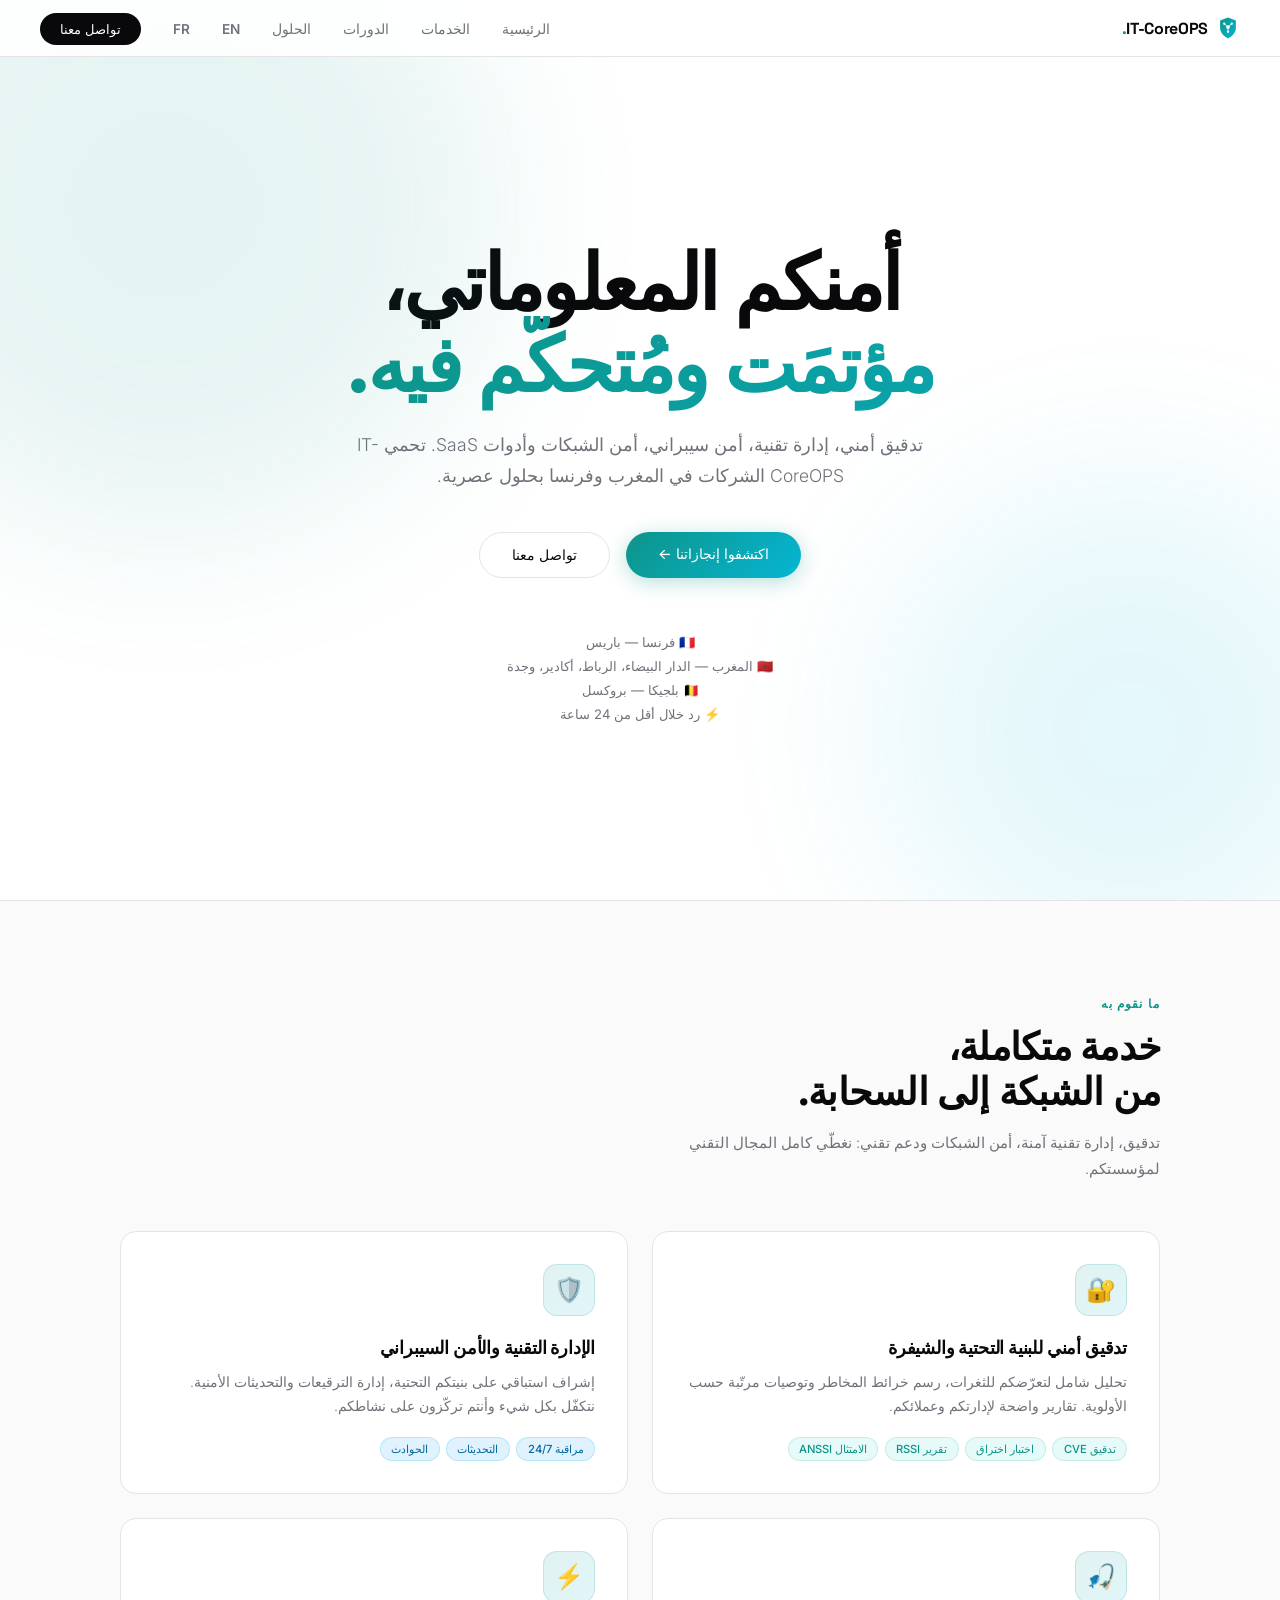
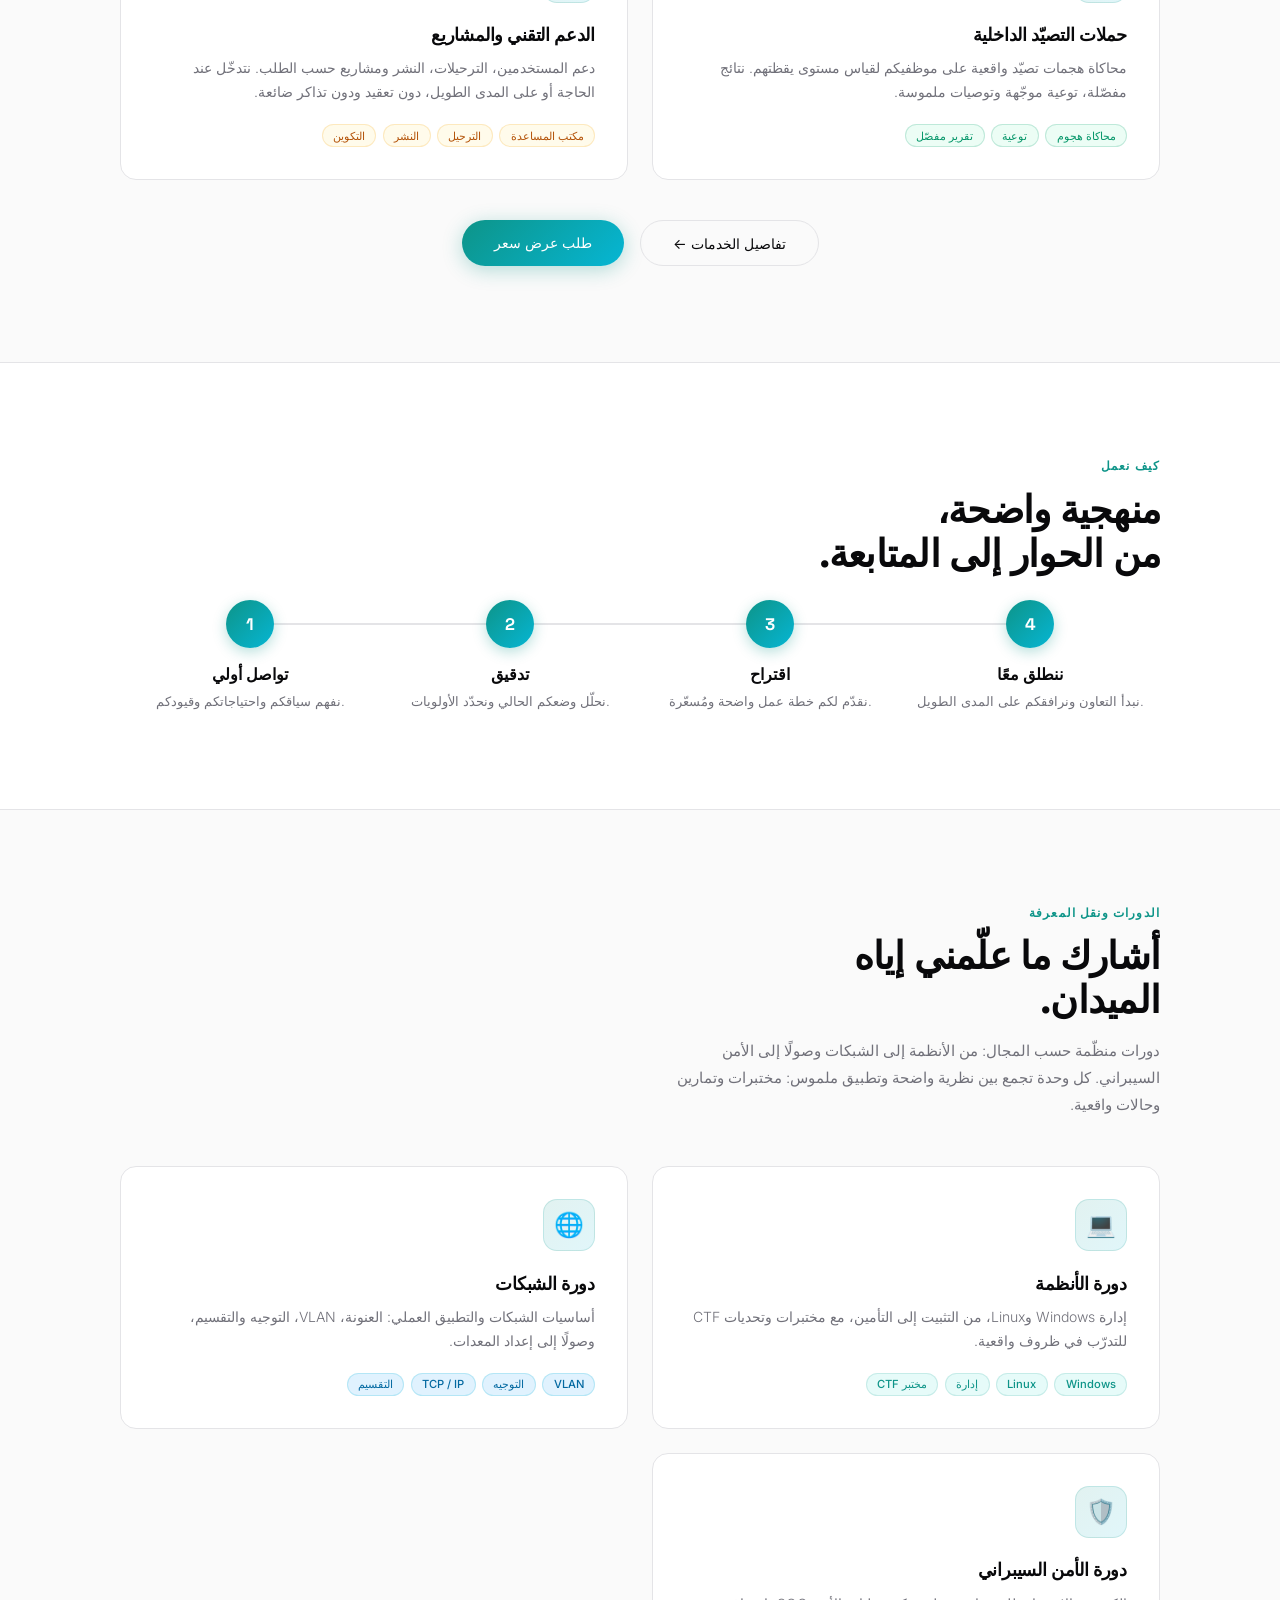
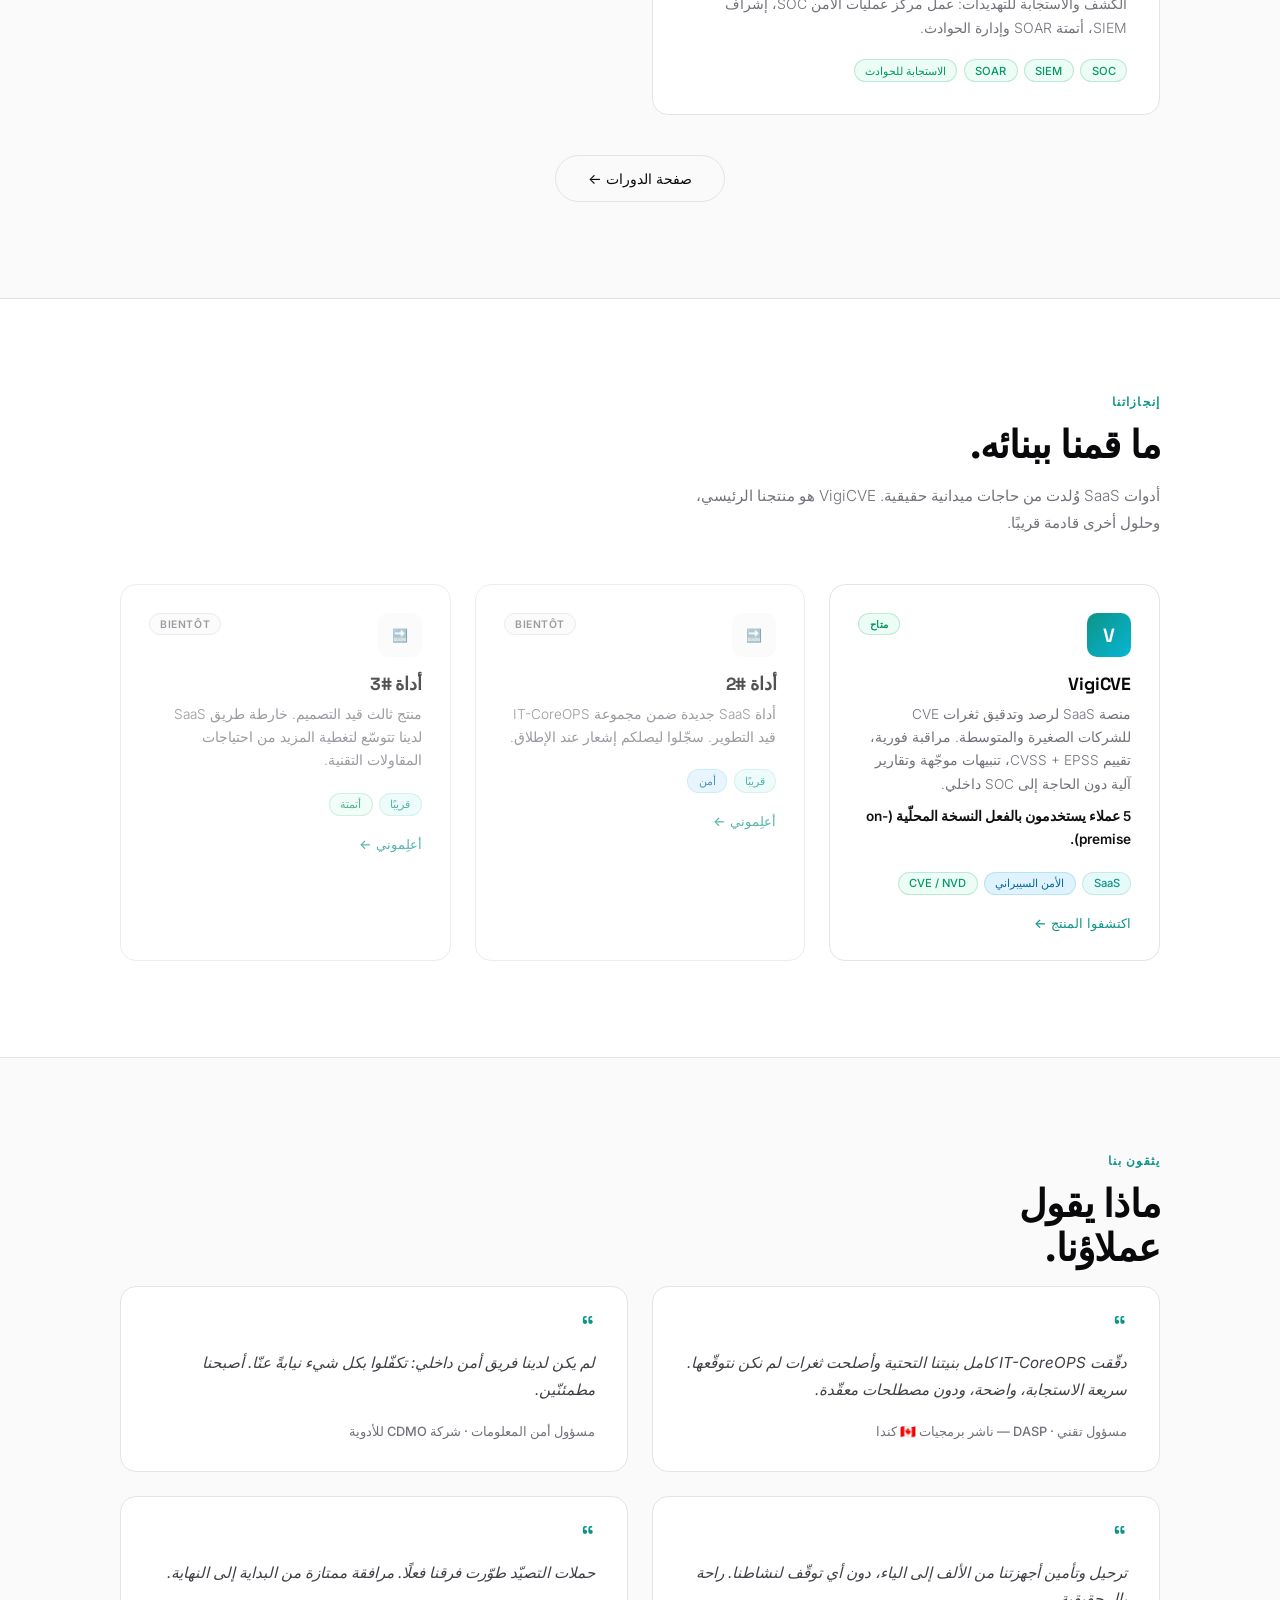
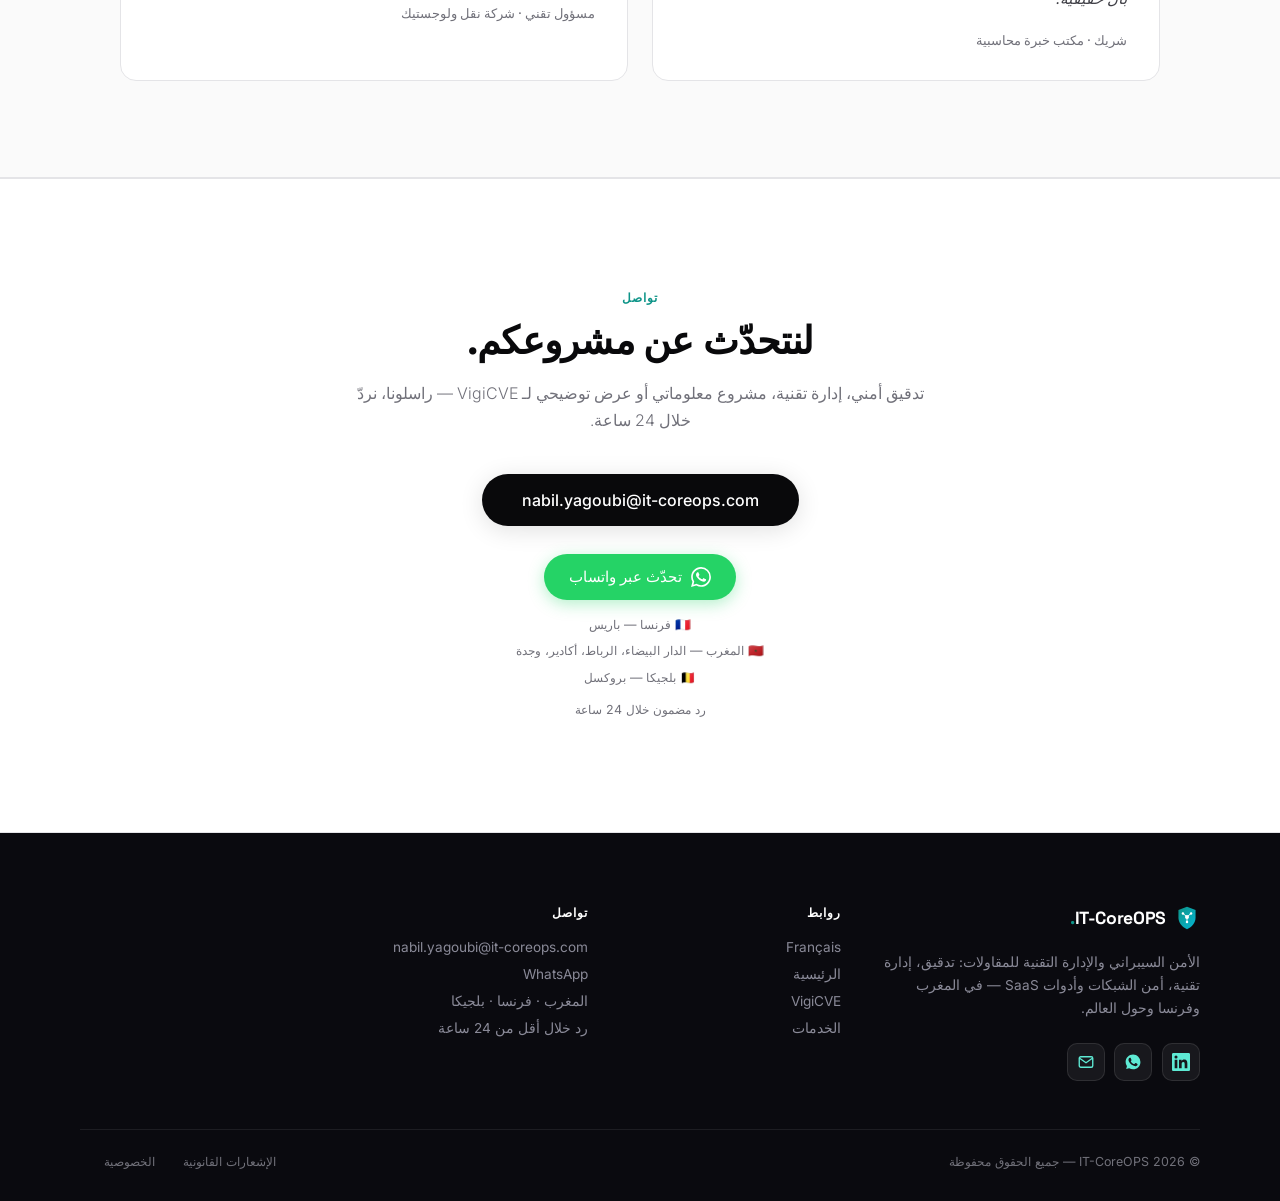
<file: ar.html>
<!DOCTYPE html>
<html lang="ar" dir="rtl">
<head>
  <meta charset="UTF-8" />
  <meta name="viewport" content="width=device-width, initial-scale=1.0" />
  <title>IT-CoreOPS — الأمن السيبراني والإدارة التقنية للمقاولات</title>
  <meta name="description" content="IT-CoreOPS: تدقيق أمني، إدارة تقنية، أمن سيبراني، أمن الشبكات وأدوات SaaS للشركات في المغرب وفرنسا — الدار البيضاء، الرباط، باريس." />
    <link rel="icon" type="image/svg+xml" href="favicon.svg" />
  <link rel="canonical" href="https://it-coreops.com/ar.html" />
  <link rel="alternate" hreflang="fr" href="https://it-coreops.com/" />
  <link rel="alternate" hreflang="ar" href="https://it-coreops.com/ar.html" />
  <link rel="alternate" hreflang="en" href="https://it-coreops.com/en.html" />
  <link rel="alternate" hreflang="x-default" href="https://it-coreops.com/" />
  <meta name="robots" content="index, follow" />
  <meta property="og:type" content="website" />
  <meta property="og:site_name" content="IT-CoreOPS" />
  <meta property="og:locale" content="ar_AR" />
  <meta property="og:url" content="https://it-coreops.com/ar.html" />
  <meta property="og:title" content="IT-CoreOPS — الأمن السيبراني والإدارة التقنية للمقاولات" />
  <meta property="og:description" content="تدقيق أمني، إدارة تقنية، أمن سيبراني، أمن الشبكات وأدوات SaaS للشركات." />
  <meta property="og:image" content="https://it-coreops.com/og-image.png" />
  <meta property="og:image:width" content="1200" />
  <meta property="og:image:height" content="630" />
  <meta name="twitter:card" content="summary_large_image" />
  <meta name="twitter:image" content="https://it-coreops.com/og-image.png" />
  <link rel="preconnect" href="https://fonts.googleapis.com" />
  <link rel="preconnect" href="https://fonts.gstatic.com" crossorigin />
  <link href="https://fonts.googleapis.com/css2?family=Space+Grotesk:wght@500;600;700&family=Inter:ital,wght@0,300;0,400;0,500;0,600;1,300&display=swap" rel="stylesheet" />
  <style>
    *, *::before, *::after { box-sizing: border-box; margin: 0; padding: 0; }

    :root {
      --white: #FFFFFF;
      --black: #09090B;
      --violet: #0D9488;
      --violet-l: #14B8A6;
      --sky: #06B6D4;
      --lavender: #E6FBF9;
      --surface: #FAFAFA;
      --border: #E4E4E7;
      --muted: #71717A;
      --dark: #18181B;
      --grad: linear-gradient(135deg, #0D9488 0%, #06B6D4 100%);
      --syne: 'Space Grotesk', sans-serif;
      --inter: 'Inter', sans-serif;
    }

    html { scroll-behavior: smooth; }

    body {
      font-family: var(--inter);
      background: var(--white);
      color: var(--black);
      overflow-x: hidden;
    }

    /* ─── NAV ─── */
    nav {
      position: fixed; top: 0; left: 0; right: 0; z-index: 100;
      display: flex; align-items: center; justify-content: space-between;
      padding: 1rem 2.5rem;
      background: rgba(255,255,255,0.88);
      backdrop-filter: blur(16px);
      border-bottom: 1px solid var(--border);
    }
    .logo {
      font-family: var(--syne); font-size: 1rem; font-weight: 700;
      color: var(--black); letter-spacing: -0.02em; text-decoration: none;
    }
    .logo-dot { color: var(--violet); }
    .nav-links { list-style: none; display: flex; align-items: center; gap: 2rem; }
    .nav-links a {
      font-size: 0.85rem; color: var(--muted); text-decoration: none; transition: color .2s;
    }
    .nav-links a:hover { color: var(--black); }
    .nav-btn {
      font-size: 0.82rem !important; font-weight: 500 !important;
      color: var(--white) !important; background: var(--black);
      padding: .5rem 1.25rem; border-radius: 100px; transition: opacity .2s !important;
    }
    .nav-btn:hover { opacity: .75; }

    /* ─── HERO ─── */
    .hero {
      position: relative; min-height: 100vh;
      display: flex; flex-direction: column;
      align-items: center; justify-content: center;
      text-align: center;
      padding: 9rem 2rem 5rem;
      overflow: hidden;
    }
    .blob {
      position: absolute; border-radius: 50%;
      filter: blur(90px); opacity: .10; pointer-events: none;
    }
    .blob-1 { width:650px;height:650px;background:var(--violet);top:-120px;left:-160px;animation:d1 20s ease-in-out infinite alternate; }
    .blob-2 { width:500px;height:500px;background:var(--sky);bottom:-80px;right:-100px;animation:d2 24s ease-in-out infinite alternate; }
    @keyframes d1 { to { transform:translate(60px,40px); } }
    @keyframes d2 { to { transform:translate(-50px,-30px); } }

    .hero-tag {
      display: inline-flex; align-items: center; gap: .45rem;
      font-size: .78rem; font-weight: 500; color: var(--violet);
      background: var(--lavender); border: 1px solid rgba(13,148,136,.2);
      padding: .3rem .9rem; border-radius: 100px; margin-bottom: 2rem;
    }
    .tag-dot {
      width:6px;height:6px;border-radius:50%;background:var(--violet);
      animation: pulse 2s ease-in-out infinite;
    }
    @keyframes pulse { 0%,100%{transform:scale(1);opacity:1} 50%{transform:scale(.7);opacity:.5} }

    .hero h1 {
      font-family: var(--syne);
      font-size: clamp(2.6rem, 6vw, 5.2rem);
      font-weight: 800; line-height: 1.07; letter-spacing: -.035em;
      max-width: 900px; margin-bottom: 1.5rem;
    }
    .g { background: var(--grad); -webkit-background-clip:text; -webkit-text-fill-color:transparent; background-clip:text; }

    .hero-sub {
      font-size: 1.1rem; color: var(--muted); max-width: 54ch;
      line-height: 1.75; font-weight: 300; margin-bottom: 2.5rem;
    }
    .hero-actions { display:flex; gap:1rem; justify-content:center; flex-wrap:wrap; margin-bottom:3.5rem; }

    .btn-g {
      font-size:.9rem; font-weight:500; padding:.85rem 2rem;
      background:var(--grad); color:var(--white); border:none;
      border-radius:100px; text-decoration:none; cursor:pointer;
      transition:opacity .2s, transform .2s;
      box-shadow:0 4px 20px rgba(13,148,136,.3);
    }
    .btn-g:hover { opacity:.88; transform:translateY(-1px); }

    .btn-out {
      font-size:.9rem; font-weight:400; padding:.85rem 2rem;
      background:transparent; color:var(--black);
      border:1.5px solid var(--border); border-radius:100px;
      text-decoration:none; transition:border-color .2s, background .2s;
    }
    .btn-out:hover { border-color:#A1A1AA; background:var(--surface); }

    .flags {
      display:flex; gap:1.5rem; justify-content:center; flex-wrap:wrap;
      font-size:.82rem; color:var(--muted);
    }
    .flag-item { display:flex; align-items:center; gap:.4rem; }
    .flag-sep { color:var(--border); }

    /* ─── SECTION SHARED ─── */
    .section { max-width:1120px; margin:0 auto; padding:6rem 2.5rem; }
    .eyebrow {
      font-size:.72rem; font-weight:600; letter-spacing:.1em;
      text-transform:uppercase; color:var(--violet); margin-bottom:.9rem;
    }
    .section-h {
      font-family:var(--syne); font-size:clamp(1.8rem,3vw,2.6rem);
      font-weight:700; letter-spacing:-.02em; line-height:1.15; margin-bottom:1rem;
    }
    .section-sub {
      color:var(--muted); font-size:.95rem; line-height:1.75;
      font-weight:300; max-width:56ch; margin-bottom:3rem;
    }

    /* ─── SERVICES ─── */
    .services-bg { background:var(--surface); border-top:1px solid var(--border); border-bottom:1px solid var(--border); }

    .services-grid {
      display:grid; grid-template-columns:repeat(2,1fr); gap:1.5rem;
    }
    .scard {
      background:var(--white); border:1.5px solid var(--border);
      border-radius:16px; padding:2rem;
      transition:border-color .2s, box-shadow .2s, transform .2s;
      position:relative; overflow:hidden;
    }
    .scard::before {
      content:''; position:absolute; top:0;left:0;right:0; height:3px;
      background:var(--grad); transform:scaleX(0); transform-origin:left;
      transition:transform .3s ease;
    }
    .scard:hover { border-color:rgba(13,148,136,.25); box-shadow:0 8px 30px rgba(13,148,136,.07); transform:translateY(-3px); }
    .scard:hover::before { transform:scaleX(1); }

    .scard-icon { font-size:1.6rem; margin-bottom:1.25rem; }
    .scard-title { font-family:var(--syne); font-size:1.1rem; font-weight:700; margin-bottom:.65rem; letter-spacing:-.01em; }
    .scard-desc { font-size:.875rem; color:var(--muted); line-height:1.7; font-weight:300; margin-bottom:1.25rem; }
    .tag-row { display:flex; flex-wrap:wrap; gap:.4rem; }
    .stag {
      font-size:.7rem; font-weight:500; padding:.22rem .65rem;
      background:var(--lavender); color:var(--violet);
      border-radius:100px; border:1px solid rgba(13,148,136,.15);
    }
    .stag-sky { background:#E0F2FE; color:#0369A1; border-color:rgba(6,182,212,.2); }
    .stag-green { background:#ECFDF5; color:#059669; border-color:rgba(5,150,105,.2); }
    .stag-amber { background:#FFFBEB; color:#B45309; border-color:rgba(245,158,11,.2); }

    /* ─── IA ─── */
    .ia-bg { background:var(--black); color:var(--white); }

    .ia-inner {
      max-width:1120px; margin:0 auto; padding:6rem 2.5rem;
      display:grid; grid-template-columns:1fr 1fr; gap:5rem; align-items:center;
    }
    .ia-inner .eyebrow { color:var(--sky); }
    .ia-inner .section-h { color:var(--white); }
    .ia-inner .section-sub { color:#A1A1AA; margin-bottom:2rem; }

    .ia-pills { display:flex; flex-direction:column; gap:.75rem; }
    .ia-pill {
      display:flex; align-items:flex-start; gap:.9rem;
      background:#111113; border:1px solid #27272A;
      border-radius:12px; padding:1rem 1.25rem;
      transition:border-color .2s;
    }
    .ia-pill:hover { border-color:#3F3F46; }
    .ia-pill-icon { font-size:1.1rem; flex-shrink:0; margin-top:.1rem; }
    .ia-pill-title { font-weight:500; font-size:.88rem; margin-bottom:.2rem; }
    .ia-pill-desc { font-size:.8rem; color:#71717A; line-height:1.6; }

    .ia-visual {
      background:#0D0D0F; border:1px solid #27272A;
      border-radius:16px; padding:1.5rem; position:relative; overflow:hidden;
    }
    .ia-visual::before {
      content:''; position:absolute;
      top:-60px; right:-60px; width:200px; height:200px;
      background:radial-gradient(circle, rgba(13,148,136,.3) 0%, transparent 70%);
    }
    .ia-bar { margin-bottom:1rem; }
    .ia-bar-label {
      display:flex; justify-content:space-between;
      font-size:.72rem; color:#71717A; margin-bottom:.4rem;
    }
    .ia-bar-label span:last-child { color:var(--sky); }
    .bar-track { height:5px; background:#27272A; border-radius:3px; overflow:hidden; }
    .bar-fill { height:100%; border-radius:3px; background:var(--grad); }
    .ia-stat-grid { display:grid; grid-template-columns:1fr 1fr; gap:.75rem; margin-top:1.5rem; }
    .ia-stat {
      background:#111113; border:1px solid #27272A;
      border-radius:10px; padding:.9rem 1rem; text-align:center;
    }
    .ia-stat-val {
      font-family:var(--syne); font-size:1.4rem; font-weight:700;
      background:var(--grad); -webkit-background-clip:text;
      -webkit-text-fill-color:transparent; background-clip:text;
    }
    .ia-stat-label { font-size:.72rem; color:#71717A; margin-top:.2rem; }

    /* ─── RÉALISATIONS ─── */
    .projects-grid { display:grid; grid-template-columns:repeat(3,1fr); gap:1.5rem; }

    .pcard {
      border:1.5px solid var(--border); border-radius:16px;
      overflow:hidden; transition:transform .2s, box-shadow .2s;
      background:var(--white);
    }
    .pcard:hover { transform:translateY(-4px); box-shadow:0 12px 40px rgba(0,0,0,.08); }

    .pcard-header {
      padding:1.75rem 1.75rem 1rem;
      display:flex; align-items:flex-start; justify-content:space-between;
    }
    .pcard-logo {
      width:44px; height:44px; border-radius:10px;
      display:flex; align-items:center; justify-content:center;
      font-size:1.2rem; font-weight:700; font-family:var(--syne);
    }
    .logo-vigicve { background:var(--grad); color:var(--white); }
    .logo-soon { background:var(--surface); color:var(--muted); font-size:.8rem; }

    .pcard-badge {
      font-size:.65rem; font-weight:600; letter-spacing:.05em;
      padding:.22rem .65rem; border-radius:100px; text-transform:uppercase;
    }
    .badge-live { background:#ECFDF5; color:#059669; border:1px solid rgba(5,150,105,.2); }
    .badge-soon { background:var(--surface); color:var(--muted); border:1px solid var(--border); }

    .pcard-body { padding:0 1.75rem 1.75rem; }
    .pcard-title { font-family:var(--syne); font-size:1.1rem; font-weight:700; margin-bottom:.5rem; letter-spacing:-.01em; }
    .pcard-desc { font-size:.85rem; color:var(--muted); line-height:1.7; font-weight:300; margin-bottom:1.25rem; }
    .pcard-tags { display:flex; flex-wrap:wrap; gap:.4rem; }

    .pcard-link {
      display:inline-flex; align-items:center; gap:.35rem;
      font-size:.82rem; font-weight:500; color:var(--violet);
      text-decoration:none; margin-top:1.25rem;
      transition:gap .2s;
    }
    .pcard-link:hover { gap:.6rem; }

    /* ─── CTA ─── */
    .cta-section { padding:7rem 2.5rem; text-align:center; }
    .cta-inner { max-width:580px; margin:0 auto; }
    .cta-inner .section-h { margin-bottom:1rem; }
    .cta-inner p { color:var(--muted); font-size:1rem; line-height:1.7; font-weight:300; margin-bottom:2.5rem; }
    .cta-email {
      display:inline-block; font-size:1rem; font-weight:500;
      color:var(--white); background:var(--black);
      padding:1rem 2.5rem; border-radius:100px; text-decoration:none;
      transition:opacity .2s, transform .2s;
      box-shadow:0 4px 24px rgba(0,0,0,.12);
    }
    .cta-email:hover { opacity:.82; transform:translateY(-2px); }
    .cta-note { margin-top:1rem; font-size:.78rem; color:var(--muted); }

    /* ─── FOOTER ─── */
    footer { border-top:1px solid var(--border); padding:2rem 2.5rem; }
    .footer-inner {
      max-width:1120px; margin:0 auto;
      display:flex; justify-content:space-between; align-items:center;
    }
    .footer-copy { font-size:.78rem; color:var(--muted); }
    .footer-right { display:flex; gap:1.5rem; }
    .footer-link { font-size:.78rem; color:var(--muted); text-decoration:none; transition:color .2s; }
    .footer-link:hover { color:var(--black); }

    /* ─── RESPONSIVE ─── */
    @media (max-width:960px) {
      .nav-links { display:none; }
      .services-grid { grid-template-columns:1fr; }
      .ia-inner { grid-template-columns:1fr; gap:3rem; }
      .projects-grid { grid-template-columns:1fr; }
    }
    /* ─── PROCESS / STEPS ─── */
    .steps { display:flex; margin-top:1.5rem; }
    .step { flex:1; position:relative; padding:0 .75rem; text-align:center; }
    .step:not(:last-child)::after { content:''; position:absolute; top:23px; left:50%; width:100%; height:2px; background:var(--border); z-index:0; }
    .step-num { width:48px; height:48px; border-radius:50%; background:var(--grad); color:#fff; font-family:var(--syne); font-weight:700; font-size:1.05rem; display:flex; align-items:center; justify-content:center; margin:0 auto 1rem; position:relative; z-index:1; box-shadow:0 4px 14px rgba(13,148,136,.3); }
    .step-title { font-family:var(--syne); font-weight:700; font-size:1rem; margin-bottom:.4rem; }
    .step-desc { font-size:.83rem; color:var(--muted); line-height:1.6; font-weight:300; }
    @media (max-width:820px) {
      .steps { flex-direction:column; gap:1.75rem; }
      .step { padding:0; }
      .step:not(:last-child)::after { display:none; }
    }

    @media (prefers-reduced-motion:reduce) {
      .blob,.tag-dot { animation:none; }
      .btn-g:hover,.cta-email:hover,.pcard:hover,.scard:hover { transform:none; }
    }
    /* RTL */
    .steps { direction:ltr; }
  </style>
  <link rel="stylesheet" href="ui.css?v=4" />
</head>
<body>

<!-- NAV -->
<nav>
  <a href="#" class="logo" style="display:inline-flex;align-items:center;gap:.5rem"><img src="logo.svg" alt="" width="24" height="24" style="display:block"/><span>IT-CoreOPS<span class="logo-dot">.</span></span></a>
  <ul class="nav-links">
    <li><a href="#">الرئيسية</a></li>
    <li><a href="services.html">الخدمات</a></li>
    <li><a href="cours.html">الدورات</a></li>
    <li><a href="solutions.html">الحلول</a></li>
    <li><a href="en.html" style="font-weight:600">EN</a></li>
    <li><a href="index.html" style="font-weight:600">FR</a></li>
    <li><a href="#contact" class="nav-btn">تواصل معنا</a></li>
  </ul>
</nav>

<!-- HERO -->
<section class="hero">
  <div class="blob blob-1"></div>
  <div class="blob blob-2"></div>

  <h1>
    أمنكم المعلوماتي،<br />
    <span class="g">مؤتمَت ومُتحكَّم فيه.</span>
  </h1>

  <p class="hero-sub">
    تدقيق أمني، إدارة تقنية، أمن سيبراني، أمن الشبكات وأدوات SaaS. تحمي IT-CoreOPS الشركات في المغرب وفرنسا بحلول عصرية.
  </p>

  <div class="hero-actions">
    <a href="#realisations" class="btn-g">اكتشفوا إنجازاتنا ←</a>
    <a href="#contact" class="btn-out">تواصل معنا</a>
  </div>

  <div class="flags" style="flex-direction:column;align-items:center;gap:.5rem">
    <div class="flag-item">🇫🇷 فرنسا — باريس</div>
    <div class="flag-item">🇲🇦 المغرب — الدار البيضاء، الرباط، أكادير، وجدة</div>
    <div class="flag-item">🇧🇪 بلجيكا — بروكسل</div>
    <div class="flag-item">⚡ رد خلال أقل من 24 ساعة</div>
  </div>
</section>

<!-- SERVICES -->
<div class="services-bg" id="services">
  <div class="section">
    <div class="eyebrow">ما نقوم به</div>
    <h2 class="section-h">خدمة متكاملة،<br/>من الشبكة إلى السحابة.</h2>
    <p class="section-sub">
      تدقيق، إدارة تقنية آمنة، أمن الشبكات ودعم تقني: نغطّي كامل المجال التقني لمؤسستكم.
    </p>

    <div class="services-grid">
      <div class="scard">
        <div class="scard-icon">🔐</div>
        <div class="scard-title">تدقيق أمني للبنية التحتية والشيفرة</div>
        <div class="scard-desc">تحليل شامل لتعرّضكم للثغرات، رسم خرائط المخاطر وتوصيات مرتّبة حسب الأولوية. تقارير واضحة لإدارتكم وعملائكم.</div>
        <div class="tag-row">
          <span class="stag">تدقيق CVE</span>
          <span class="stag">اختبار اختراق</span>
          <span class="stag">تقرير RSSI</span>
          <span class="stag">الامتثال ANSSI</span>
        </div>
      </div>

      <div class="scard">
        <div class="scard-icon">🛡️</div>
        <div class="scard-title">الإدارة التقنية والأمن السيبراني</div>
        <div class="scard-desc">إشراف استباقي على بنيتكم التحتية، إدارة الترقيعات والتحديثات الأمنية. نتكفّل بكل شيء وأنتم تركّزون على نشاطكم.</div>
        <div class="tag-row">
          <span class="stag stag-sky">مراقبة 24/7</span>
          <span class="stag stag-sky">التحديثات</span>
          <span class="stag stag-sky">الحوادث</span>
        </div>
      </div>

      <div class="scard">
        <div class="scard-icon">🎣</div>
        <div class="scard-title">حملات التصيّد الداخلية</div>
        <div class="scard-desc">محاكاة هجمات تصيّد واقعية على موظفيكم لقياس مستوى يقظتهم. نتائج مفصّلة، توعية موجّهة وتوصيات ملموسة.</div>
        <div class="tag-row">
          <span class="stag stag-green">محاكاة هجوم</span>
          <span class="stag stag-green">توعية</span>
          <span class="stag stag-green">تقرير مفصّل</span>
        </div>
      </div>

      <div class="scard">
        <div class="scard-icon">⚡</div>
        <div class="scard-title">الدعم التقني والمشاريع</div>
        <div class="scard-desc">دعم المستخدمين، الترحيلات، النشر ومشاريع حسب الطلب. نتدخّل عند الحاجة أو على المدى الطويل، دون تعقيد ودون تذاكر ضائعة.</div>
        <div class="tag-row">
          <span class="stag stag-amber">مكتب المساعدة</span>
          <span class="stag stag-amber">الترحيل</span>
          <span class="stag stag-amber">النشر</span>
          <span class="stag stag-amber">التكوين</span>
        </div>
      </div>
    </div>

    <div style="text-align:center;margin-top:2.5rem;display:flex;gap:1rem;justify-content:center;flex-wrap:wrap">
      <a href="services.html" class="btn-out" style="display:inline-block">تفاصيل الخدمات ←</a>
      <a href="mailto:nabil.yagoubi@it-coreops.com?subject=Demande%20de%20devis%20IT-CoreOPS&body=Bonjour,%0A%0AJe%20souhaite%20obtenir%20un%20devis%20pour%20:%0A%0ACordialement" class="btn-g" style="display:inline-block">طلب عرض سعر</a>
    </div>
  </div>
</div>

<!-- COMMENT ON TRAVAILLE -->
<div class="section" id="process">
  <div class="eyebrow">كيف نعمل</div>
  <h2 class="section-h">منهجية واضحة،<br/>من الحوار إلى المتابعة.</h2>

  <div class="steps">
    <div class="step">
      <div class="step-num">1</div>
      <div class="step-title">تواصل أولي</div>
      <div class="step-desc">نفهم سياقكم واحتياجاتكم وقيودكم.</div>
    </div>
    <div class="step">
      <div class="step-num">2</div>
      <div class="step-title">تدقيق</div>
      <div class="step-desc">نحلّل وضعكم الحالي ونحدّد الأولويات.</div>
    </div>
    <div class="step">
      <div class="step-num">3</div>
      <div class="step-title">اقتراح</div>
      <div class="step-desc">نقدّم لكم خطة عمل واضحة ومُسعّرة.</div>
    </div>
    <div class="step">
      <div class="step-num">4</div>
      <div class="step-title">ننطلق معًا</div>
      <div class="step-desc">نبدأ التعاون ونرافقكم على المدى الطويل.</div>
    </div>
  </div>
</div>

<!-- COURS -->
<div class="services-bg" id="cours">
  <div class="section">
    <div class="eyebrow">الدورات ونقل المعرفة</div>
    <h2 class="section-h">أشارك ما علّمني إياه<br/>الميدان.</h2>
    <p class="section-sub">
      دورات منظّمة حسب المجال: من الأنظمة إلى الشبكات وصولًا إلى الأمن السيبراني. كل وحدة تجمع بين نظرية واضحة وتطبيق ملموس: مختبرات وتمارين وحالات واقعية.
    </p>

    <div class="services-grid">
      <div class="scard">
        <div class="scard-icon">💻</div>
        <div class="scard-title">دورة الأنظمة</div>
        <div class="scard-desc">إدارة Windows وLinux، من التثبيت إلى التأمين، مع مختبرات وتحديات CTF للتدرّب في ظروف واقعية.</div>
        <div class="tag-row">
          <span class="stag">Windows</span>
          <span class="stag">Linux</span>
          <span class="stag">إدارة</span>
          <span class="stag">مختبر CTF</span>
        </div>
      </div>

      <div class="scard">
        <div class="scard-icon">🌐</div>
        <div class="scard-title">دورة الشبكات</div>
        <div class="scard-desc">أساسيات الشبكات والتطبيق العملي: العنونة، VLAN، التوجيه والتقسيم، وصولًا إلى إعداد المعدات.</div>
        <div class="tag-row">
          <span class="stag stag-sky">VLAN</span>
          <span class="stag stag-sky">التوجيه</span>
          <span class="stag stag-sky">TCP / IP</span>
          <span class="stag stag-sky">التقسيم</span>
        </div>
      </div>

      <div class="scard">
        <div class="scard-icon">🛡️</div>
        <div class="scard-title">دورة الأمن السيبراني</div>
        <div class="scard-desc">الكشف والاستجابة للتهديدات: عمل مركز عمليات الأمن SOC، إشراف SIEM، أتمتة SOAR وإدارة الحوادث.</div>
        <div class="tag-row">
          <span class="stag stag-green">SOC</span>
          <span class="stag stag-green">SIEM</span>
          <span class="stag stag-green">SOAR</span>
          <span class="stag stag-green">الاستجابة للحوادث</span>
        </div>
      </div>
    </div>

    <div style="text-align:center;margin-top:2.5rem">
      <a href="cours.html" class="btn-out" style="display:inline-block">صفحة الدورات ←</a>
    </div>
  </div>
</div>


<!-- RÉALISATIONS -->
<div id="realisations">
  <div class="section">
    <div class="eyebrow">إنجازاتنا</div>
    <h2 class="section-h">ما قمنا ببنائه.</h2>
    <p class="section-sub">
      أدوات SaaS وُلدت من حاجات ميدانية حقيقية. VigiCVE هو منتجنا الرئيسي، وحلول أخرى قادمة قريبًا.
    </p>

    <div class="projects-grid">
      <div class="pcard">
        <div class="pcard-header">
          <div class="pcard-logo logo-vigicve">V</div>
          <span class="pcard-badge badge-live">متاح</span>
        </div>
        <div class="pcard-body">
          <div class="pcard-title">VigiCVE</div>
          <div class="pcard-desc">
            منصة SaaS لرصد وتدقيق ثغرات CVE للشركات الصغيرة والمتوسطة. مراقبة فورية، تقييم CVSS + EPSS، تنبيهات موجّهة وتقارير آلية دون الحاجة إلى SOC داخلي.
            <strong style="display:block;margin-top:.6rem;color:var(--ink,#111);font-weight:600;">‏5 عملاء يستخدمون بالفعل النسخة المحلّية (on-premise).</strong>
          </div>
          <div class="pcard-tags">
            <span class="stag">SaaS</span>
            <span class="stag stag-sky">الأمن السيبراني</span>
            <span class="stag stag-green">CVE / NVD</span>
            </div>
          <a href="https://vigi-cve.com" target="_blank" class="pcard-link">
            اكتشفوا المنتج ←
          </a>
        </div>
      </div>

      <div class="pcard" style="opacity:.7">
        <div class="pcard-header">
          <div class="pcard-logo logo-soon">🔜</div>
          <span class="pcard-badge badge-soon">Bientôt</span>
        </div>
        <div class="pcard-body">
          <div class="pcard-title">أداة #2</div>
          <div class="pcard-desc">
            أداة SaaS جديدة ضمن مجموعة IT-CoreOPS قيد التطوير. سجّلوا ليصلكم إشعار عند الإطلاق.
          </div>
          <div class="pcard-tags">
            <span class="stag">قريبًا</span>
            <span class="stag stag-sky">أمن</span>
          </div>
          <a href="#contact" class="pcard-link">
            أعلِموني ←
          </a>
        </div>
      </div>

      <div class="pcard" style="opacity:.7">
        <div class="pcard-header">
          <div class="pcard-logo logo-soon">🔜</div>
          <span class="pcard-badge badge-soon">Bientôt</span>
        </div>
        <div class="pcard-body">
          <div class="pcard-title">أداة #3</div>
          <div class="pcard-desc">
            منتج ثالث قيد التصميم. خارطة طريق SaaS لدينا تتوسّع لتغطية المزيد من احتياجات المقاولات التقنية.
          </div>
          <div class="pcard-tags">
            <span class="stag">قريبًا</span>
            <span class="stag stag-green">أتمتة</span>
          </div>
          <a href="#contact" class="pcard-link">
            أعلِموني ←
          </a>
        </div>
      </div>
    </div>
  </div>
</div>

<!-- TÉMOIGNAGES -->
<div class="services-bg">
  <div class="section">
    <div class="eyebrow">يثقون بنا</div>
    <h2 class="section-h">ماذا يقول<br/>عملاؤنا.</h2>

    <div class="services-grid" style="margin-top:1rem">
      <div class="scard">
        <div style="font-family:var(--syne);font-size:2rem;color:var(--violet);line-height:.6;margin-bottom:.75rem">&ldquo;</div>
        <p style="font-size:.95rem;color:#3f3f46;line-height:1.75;font-style:italic;margin-bottom:1.25rem">دقّقت IT-CoreOPS كامل بنيتنا التحتية وأصلحت ثغرات لم نكن نتوقّعها. سريعة الاستجابة، واضحة، ودون مصطلحات معقّدة.</p>
        <div style="font-size:.8rem;color:var(--muted);font-weight:500">مسؤول تقني · DASP — ناشر برمجيات 🇨🇦 كندا</div>
      </div>

      <div class="scard">
        <div style="font-family:var(--syne);font-size:2rem;color:var(--violet);line-height:.6;margin-bottom:.75rem">&ldquo;</div>
        <p style="font-size:.95rem;color:#3f3f46;line-height:1.75;font-style:italic;margin-bottom:1.25rem">لم يكن لدينا فريق أمن داخلي: تكفّلوا بكل شيء نيابةً عنّا. أصبحنا مطمئنّين.</p>
        <div style="font-size:.8rem;color:var(--muted);font-weight:500">مسؤول أمن المعلومات · شركة CDMO للأدوية</div>
      </div>

      <div class="scard">
        <div style="font-family:var(--syne);font-size:2rem;color:var(--violet);line-height:.6;margin-bottom:.75rem">&ldquo;</div>
        <p style="font-size:.95rem;color:#3f3f46;line-height:1.75;font-style:italic;margin-bottom:1.25rem">ترحيل وتأمين أجهزتنا من الألف إلى الياء، دون أي توقّف لنشاطنا. راحة بال حقيقية.</p>
        <div style="font-size:.8rem;color:var(--muted);font-weight:500">شريك · مكتب خبرة محاسبية</div>
      </div>

      <div class="scard">
        <div style="font-family:var(--syne);font-size:2rem;color:var(--violet);line-height:.6;margin-bottom:.75rem">&ldquo;</div>
        <p style="font-size:.95rem;color:#3f3f46;line-height:1.75;font-style:italic;margin-bottom:1.25rem">حملات التصيّد طوّرت فرقنا فعلًا. مرافقة ممتازة من البداية إلى النهاية.</p>
        <div style="font-size:.8rem;color:var(--muted);font-weight:500">مسؤول تقني · شركة نقل ولوجستيك</div>
      </div>
    </div>
  </div>
</div>

<!-- CONTACT -->
<section class="cta-section" id="contact" style="border-top:1px solid var(--border)">
  <div class="cta-inner">
    <div class="eyebrow">تواصل</div>
    <h2 class="section-h">لنتحدّث عن مشروعكم.</h2>
    <p>تدقيق أمني، إدارة تقنية، مشروع معلوماتي أو عرض توضيحي لـ VigiCVE — راسلونا، نردّ خلال 24 ساعة.</p>
    <a href="mailto:nabil.yagoubi@it-coreops.com" class="cta-email">
      nabil.yagoubi@it-coreops.com
    </a>
    <div style="margin:1.75rem 0 .5rem">
      <a href="https://wa.me/33658920163?text=%D9%85%D8%B1%D8%AD%D8%A8%D9%8B%D8%A7%20IT-CoreOPS%D8%8C%20%D8%A3%D9%88%D8%AF%D9%91%20%D8%A7%D9%84%D8%AA%D9%88%D8%A7%D8%B5%D9%84%20%D9%85%D8%B9%D9%83%D9%85." target="_blank" rel="noopener" style="display:inline-flex;align-items:center;gap:.55rem;background:#25D366;color:#fff;font-weight:500;font-size:.95rem;padding:.8rem 1.6rem;border-radius:100px;text-decoration:none;box-shadow:0 4px 16px rgba(37,211,102,.35);transition:transform .2s">
        <svg role="img" viewBox="0 0 24 24" width="20" height="20" fill="#fff" aria-hidden="true"><path d="M17.472 14.382c-.297-.149-1.758-.867-2.03-.967-.273-.099-.471-.148-.67.15-.197.297-.767.966-.94 1.164-.173.199-.347.223-.644.075-.297-.15-1.255-.463-2.39-1.475-.883-.788-1.48-1.761-1.653-2.059-.173-.297-.018-.458.13-.606.134-.133.297-.347.446-.52.149-.174.198-.298.298-.497.099-.198.05-.371-.025-.52-.075-.149-.669-1.612-.916-2.207-.242-.579-.487-.5-.669-.51-.173-.008-.371-.01-.57-.01-.198 0-.52.074-.792.372-.272.297-1.04 1.016-1.04 2.479 0 1.462 1.065 2.875 1.213 3.074.149.198 2.096 3.2 5.077 4.487.71.306 1.263.489 1.694.625.712.227 1.36.195 1.871.118.571-.085 1.758-.719 2.006-1.413.248-.694.248-1.289.173-1.413-.074-.124-.272-.198-.57-.347m-5.421 7.403h-.004a9.87 9.87 0 01-5.031-1.378l-.361-.214-3.741.982.998-3.648-.235-.374a9.86 9.86 0 01-1.51-5.26c.001-5.45 4.436-9.884 9.888-9.884 2.64 0 5.122 1.03 6.988 2.898a9.825 9.825 0 012.893 6.994c-.003 5.45-4.437 9.884-9.885 9.884m8.413-18.297A11.815 11.815 0 0012.05 0C5.495 0 .16 5.335.157 11.892c0 2.096.547 4.142 1.588 5.945L.057 24l6.305-1.654a11.882 11.882 0 005.683 1.448h.005c6.554 0 11.89-5.335 11.893-11.893a11.821 11.821 0 00-3.48-8.413z"/></svg>
        تحدّث عبر واتساب
      </a>
    </div>
    <div class="cta-note" style="display:flex;flex-direction:column;gap:.5rem;line-height:1.5">
      <div>🇫🇷 فرنسا — باريس</div>
      <div>🇲🇦 المغرب — الدار البيضاء، الرباط، أكادير، وجدة</div>
      <div>🇧🇪 بلجيكا — بروكسل</div>
      <div style="margin-top:.35rem">رد مضمون خلال 24 ساعة</div>
    </div>
  </div>
</section>

<!-- FOOTER -->
<footer class="footer-rich">
  <div class="footer-cols">
    <div class="footer-brand">
      <a href="ar.html" class="logo" style="display:inline-flex;align-items:center;gap:.5rem;font-size:1.1rem"><img src="logo.svg" alt="" width="26" height="26" style="display:block"/><span>IT-CoreOPS<span class="logo-dot">.</span></span></a>
      <p>الأمن السيبراني والإدارة التقنية للمقاولات: تدقيق، إدارة تقنية، أمن الشبكات وأدوات SaaS — في المغرب وفرنسا وحول العالم.</p>
      <div class="footer-social">
        <a href="https://www.linkedin.com/company/vigi-cve/" target="_blank" rel="noopener" aria-label="LinkedIn">
          <svg viewBox="0 0 24 24" fill="currentColor" aria-hidden="true"><path d="M20.45 20.45h-3.56v-5.57c0-1.33-.02-3.04-1.85-3.04-1.85 0-2.14 1.45-2.14 2.94v5.67H9.35V9h3.42v1.56h.05c.48-.9 1.64-1.85 3.37-1.85 3.6 0 4.27 2.37 4.27 5.45v6.29zM5.34 7.43a2.06 2.06 0 1 1 0-4.13 2.06 2.06 0 0 1 0 4.13zM7.12 20.45H3.55V9h3.57v11.45zM22.22 0H1.77C.79 0 0 .77 0 1.72v20.56C0 23.23.79 24 1.77 24h20.45c.98 0 1.78-.77 1.78-1.72V1.72C24 .77 23.2 0 22.22 0z"/></svg>
        </a>
        <a href="https://wa.me/33658920163" target="_blank" rel="noopener" aria-label="WhatsApp">
          <svg viewBox="0 0 24 24" fill="currentColor" aria-hidden="true"><path d="M17.472 14.382c-.297-.149-1.758-.867-2.03-.967-.273-.099-.471-.148-.67.15-.197.297-.767.966-.94 1.164-.173.199-.347.223-.644.075-.297-.15-1.255-.463-2.39-1.475-.883-.788-1.48-1.761-1.653-2.059-.173-.297-.018-.458.13-.606.134-.133.297-.347.446-.52.149-.174.198-.298.298-.497.099-.198.05-.371-.025-.52-.075-.149-.669-1.612-.916-2.207-.242-.579-.487-.5-.669-.51l-.57-.01c-.198 0-.52.074-.792.372-.272.297-1.04 1.016-1.04 2.479 0 1.462 1.065 2.875 1.213 3.074.149.198 2.096 3.2 5.077 4.487.71.306 1.263.489 1.694.625.712.227 1.36.195 1.871.118.571-.085 1.758-.719 2.006-1.413.248-.694.248-1.289.173-1.413-.074-.124-.272-.198-.57-.347M12.05 21.785h-.004a9.87 9.87 0 01-5.031-1.378l-.361-.214-3.741.982.998-3.648-.235-.374a9.86 9.86 0 01-1.51-5.26c.001-5.45 4.436-9.884 9.888-9.884 2.64 0 5.122 1.03 6.988 2.898a9.825 9.825 0 012.893 6.994c-.003 5.45-4.437 9.884-9.885 9.884"/></svg>
        </a>
        <a href="mailto:nabil.yagoubi@it-coreops.com" aria-label="Email">
          <svg viewBox="0 0 24 24" fill="none" stroke="currentColor" stroke-width="1.8" stroke-linecap="round" stroke-linejoin="round" aria-hidden="true"><rect x="3" y="5" width="18" height="14" rx="2"/><path d="M3.5 7l8.5 6 8.5-6"/></svg>
        </a>
      </div>
    </div>
    <div class="footer-col">
      <h4>روابط</h4>
      <a href="index.html">Français</a>
      <a href="ar.html">الرئيسية</a>
      <a href="vigicve.html">VigiCVE</a>
      <a href="services.html">الخدمات</a>
    </div>
    <div class="footer-col">
      <h4>تواصل</h4>
      <a href="mailto:nabil.yagoubi@it-coreops.com">nabil.yagoubi@it-coreops.com</a>
      <a href="https://wa.me/33658920163" target="_blank" rel="noopener">WhatsApp</a>
      <span>المغرب · فرنسا · بلجيكا</span>
      <span>رد خلال أقل من 24 ساعة</span>
    </div>
  </div>
  <div class="footer-bottom">
    <div>© 2026 IT-CoreOPS — جميع الحقوق محفوظة</div>
    <div>
      <a href="mentions-legales.html">الإشعارات القانونية</a>
      <a href="confidentialite.html">الخصوصية</a>
    </div>
  </div>
</footer>


<script src="anim.js?v=4" defer></script>
<script src="nav.js?v=4" defer></script>
</body>
</html>
</file>
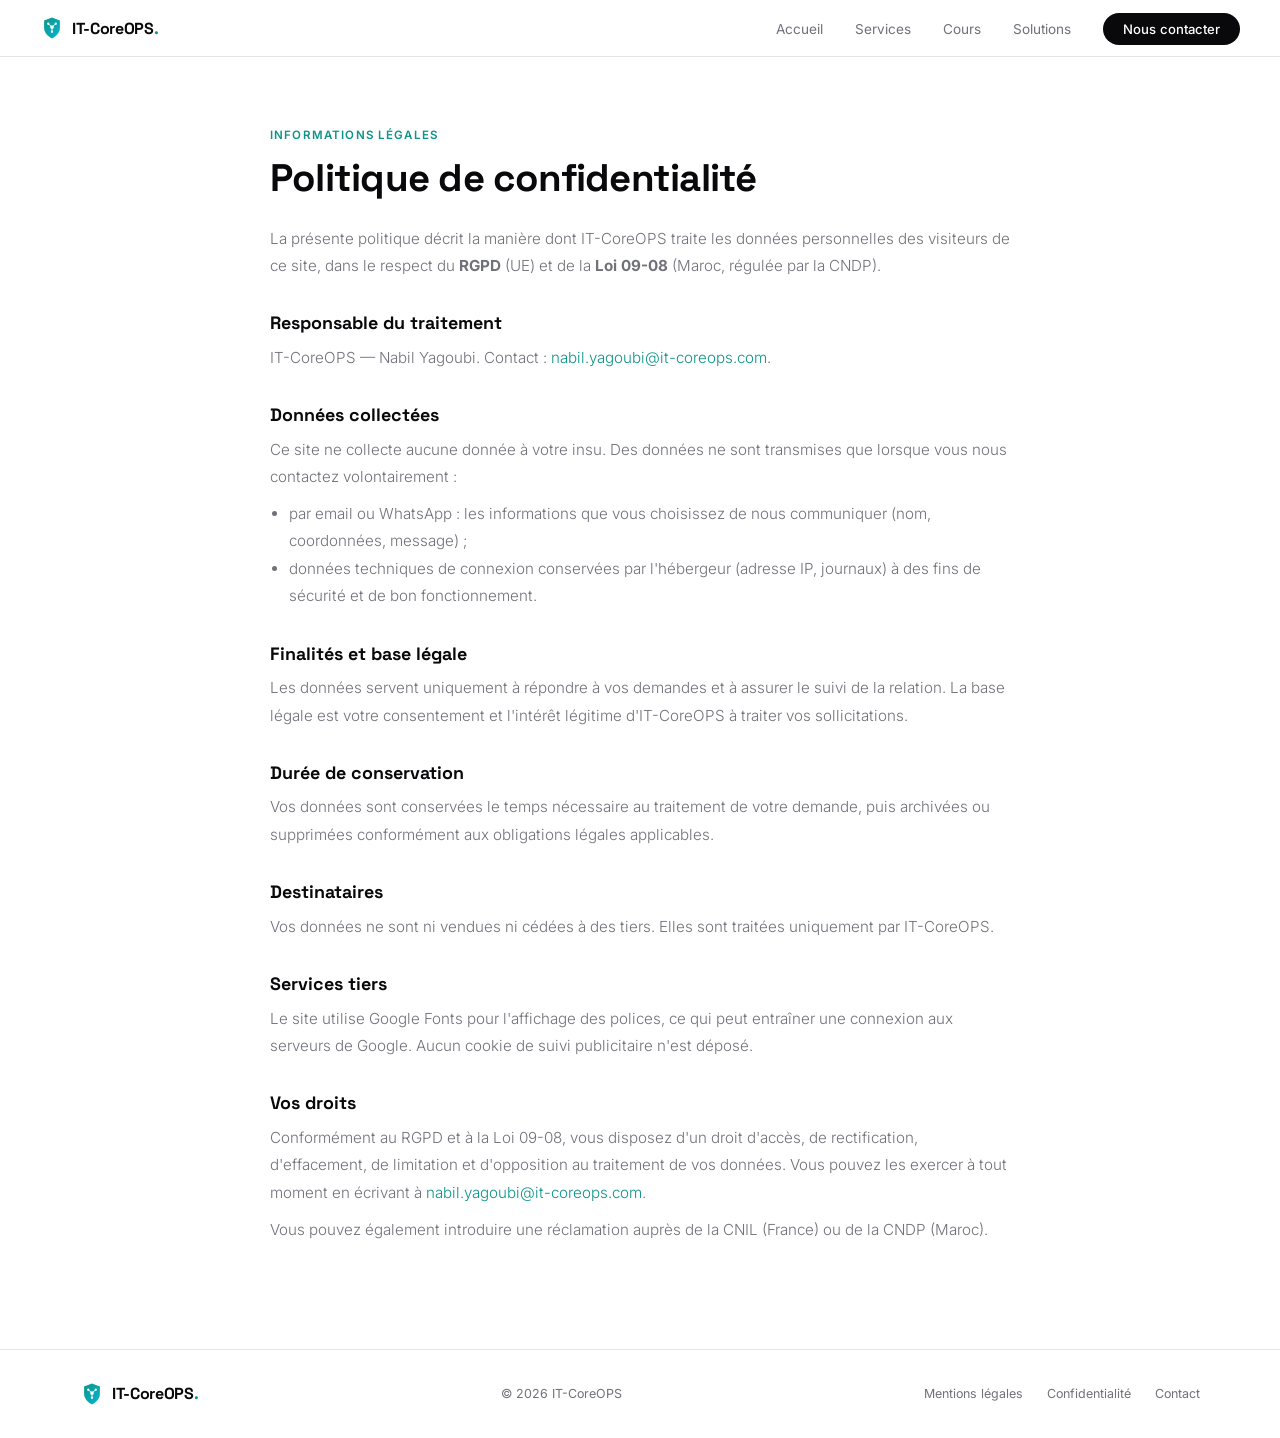
<file: confidentialite.html>
<!DOCTYPE html>
<html lang="fr">
<head>
  <meta charset="UTF-8" />
  <meta name="viewport" content="width=device-width, initial-scale=1.0" />
  <title>Politique de confidentialité | IT-CoreOPS</title>
  <meta name="description" content="Politique de confidentialité IT-CoreOPS : traitement des données personnelles conforme au RGPD et à la Loi 09-08 (CNDP)." />
    <link rel="icon" type="image/svg+xml" href="favicon.svg" />
  <link rel="canonical" href="https://it-coreops.com/confidentialite.html" />
  <meta name="robots" content="index, follow" />
  <meta property="og:type" content="website" />
  <meta property="og:site_name" content="IT-CoreOPS" />
  <meta property="og:locale" content="fr_FR" />
  <meta property="og:url" content="https://it-coreops.com/confidentialite.html" />
  <meta property="og:title" content="Politique de confidentialité | IT-CoreOPS" />
  <meta property="og:description" content="Politique de confidentialité IT-CoreOPS : traitement des données conforme au RGPD et à la Loi 09-08 (CNDP)." />
  <meta property="og:image" content="https://it-coreops.com/og-image.png" />
  <meta name="twitter:card" content="summary_large_image" />
  <meta name="twitter:image" content="https://it-coreops.com/og-image.png" />
  <link rel="preconnect" href="https://fonts.googleapis.com" />
  <link rel="preconnect" href="https://fonts.gstatic.com" crossorigin />
  <link href="https://fonts.googleapis.com/css2?family=Space+Grotesk:wght@500;600;700&family=Inter:ital,wght@0,300;0,400;0,500;0,600;1,300&display=swap" rel="stylesheet" />
  <style>
    *, *::before, *::after { box-sizing: border-box; margin: 0; padding: 0; }

    :root {
      --white: #FFFFFF;
      --black: #09090B;
      --violet: #0D9488;
      --violet-l: #14B8A6;
      --sky: #06B6D4;
      --lavender: #E6FBF9;
      --surface: #FAFAFA;
      --border: #E4E4E7;
      --muted: #71717A;
      --dark: #18181B;
      --grad: linear-gradient(135deg, #0D9488 0%, #06B6D4 100%);
      --syne: 'Space Grotesk', sans-serif;
      --inter: 'Inter', sans-serif;
    }

    html { scroll-behavior: smooth; }

    body {
      font-family: var(--inter);
      background: var(--white);
      color: var(--black);
      overflow-x: hidden;
    }

    /* ─── NAV ─── */
    nav {
      position: fixed; top: 0; left: 0; right: 0; z-index: 100;
      display: flex; align-items: center; justify-content: space-between;
      padding: 1rem 2.5rem;
      background: rgba(255,255,255,0.88);
      backdrop-filter: blur(16px);
      border-bottom: 1px solid var(--border);
    }
    .logo {
      font-family: var(--syne); font-size: 1rem; font-weight: 700;
      color: var(--black); letter-spacing: -0.02em; text-decoration: none;
    }
    .logo-dot { color: var(--violet); }
    .nav-links { list-style: none; display: flex; align-items: center; gap: 2rem; }
    .nav-links a {
      font-size: 0.85rem; color: var(--muted); text-decoration: none; transition: color .2s;
    }
    .nav-links a:hover { color: var(--black); }
    .nav-btn {
      font-size: 0.82rem !important; font-weight: 500 !important;
      color: var(--white) !important; background: var(--black);
      padding: .5rem 1.25rem; border-radius: 100px; transition: opacity .2s !important;
    }
    .nav-btn:hover { opacity: .75; }

    /* ─── HERO ─── */
    .hero {
      position: relative; min-height: 100vh;
      display: flex; flex-direction: column;
      align-items: center; justify-content: center;
      text-align: center;
      padding: 9rem 2rem 5rem;
      overflow: hidden;
    }
    .blob {
      position: absolute; border-radius: 50%;
      filter: blur(90px); opacity: .10; pointer-events: none;
    }
    .blob-1 { width:650px;height:650px;background:var(--violet);top:-120px;left:-160px;animation:d1 20s ease-in-out infinite alternate; }
    .blob-2 { width:500px;height:500px;background:var(--sky);bottom:-80px;right:-100px;animation:d2 24s ease-in-out infinite alternate; }
    @keyframes d1 { to { transform:translate(60px,40px); } }
    @keyframes d2 { to { transform:translate(-50px,-30px); } }

    .hero-tag {
      display: inline-flex; align-items: center; gap: .45rem;
      font-size: .78rem; font-weight: 500; color: var(--violet);
      background: var(--lavender); border: 1px solid rgba(13,148,136,.2);
      padding: .3rem .9rem; border-radius: 100px; margin-bottom: 2rem;
    }
    .tag-dot {
      width:6px;height:6px;border-radius:50%;background:var(--violet);
      animation: pulse 2s ease-in-out infinite;
    }
    @keyframes pulse { 0%,100%{transform:scale(1);opacity:1} 50%{transform:scale(.7);opacity:.5} }

    .hero h1 {
      font-family: var(--syne);
      font-size: clamp(2.6rem, 6vw, 5.2rem);
      font-weight: 800; line-height: 1.07; letter-spacing: -.035em;
      max-width: 900px; margin-bottom: 1.5rem;
    }
    .g { background: var(--grad); -webkit-background-clip:text; -webkit-text-fill-color:transparent; background-clip:text; }

    .hero-sub {
      font-size: 1.1rem; color: var(--muted); max-width: 54ch;
      line-height: 1.75; font-weight: 300; margin-bottom: 2.5rem;
    }
    .hero-actions { display:flex; gap:1rem; justify-content:center; flex-wrap:wrap; margin-bottom:3.5rem; }

    .btn-g {
      font-size:.9rem; font-weight:500; padding:.85rem 2rem;
      background:var(--grad); color:var(--white); border:none;
      border-radius:100px; text-decoration:none; cursor:pointer;
      transition:opacity .2s, transform .2s;
      box-shadow:0 4px 20px rgba(13,148,136,.3);
    }
    .btn-g:hover { opacity:.88; transform:translateY(-1px); }

    .btn-out {
      font-size:.9rem; font-weight:400; padding:.85rem 2rem;
      background:transparent; color:var(--black);
      border:1.5px solid var(--border); border-radius:100px;
      text-decoration:none; transition:border-color .2s, background .2s;
    }
    .btn-out:hover { border-color:#A1A1AA; background:var(--surface); }

    .flags {
      display:flex; gap:1.5rem; justify-content:center; flex-wrap:wrap;
      font-size:.82rem; color:var(--muted);
    }
    .flag-item { display:flex; align-items:center; gap:.4rem; }
    .flag-sep { color:var(--border); }

    /* ─── SECTION SHARED ─── */
    .section { max-width:1120px; margin:0 auto; padding:6rem 2.5rem; }
    .eyebrow {
      font-size:.72rem; font-weight:600; letter-spacing:.1em;
      text-transform:uppercase; color:var(--violet); margin-bottom:.9rem;
    }
    .section-h {
      font-family:var(--syne); font-size:clamp(1.8rem,3vw,2.6rem);
      font-weight:700; letter-spacing:-.02em; line-height:1.15; margin-bottom:1rem;
    }
    .section-sub {
      color:var(--muted); font-size:.95rem; line-height:1.75;
      font-weight:300; max-width:56ch; margin-bottom:3rem;
    }

    /* ─── SERVICES ─── */
    .services-bg { background:var(--surface); border-top:1px solid var(--border); border-bottom:1px solid var(--border); }

    .services-grid {
      display:grid; grid-template-columns:repeat(2,1fr); gap:1.5rem;
    }
    .scard {
      background:var(--white); border:1.5px solid var(--border);
      border-radius:16px; padding:2rem;
      transition:border-color .2s, box-shadow .2s, transform .2s;
      position:relative; overflow:hidden;
    }
    .scard::before {
      content:''; position:absolute; top:0;left:0;right:0; height:3px;
      background:var(--grad); transform:scaleX(0); transform-origin:left;
      transition:transform .3s ease;
    }
    .scard:hover { border-color:rgba(13,148,136,.25); box-shadow:0 8px 30px rgba(13,148,136,.07); transform:translateY(-3px); }
    .scard:hover::before { transform:scaleX(1); }

    .scard-icon { font-size:1.6rem; margin-bottom:1.25rem; }
    .scard-title { font-family:var(--syne); font-size:1.1rem; font-weight:700; margin-bottom:.65rem; letter-spacing:-.01em; }
    .scard-desc { font-size:.875rem; color:var(--muted); line-height:1.7; font-weight:300; margin-bottom:1.25rem; }
    .tag-row { display:flex; flex-wrap:wrap; gap:.4rem; }
    .stag {
      font-size:.7rem; font-weight:500; padding:.22rem .65rem;
      background:var(--lavender); color:var(--violet);
      border-radius:100px; border:1px solid rgba(13,148,136,.15);
    }
    .stag-sky { background:#E0F2FE; color:#0369A1; border-color:rgba(6,182,212,.2); }
    .stag-green { background:#ECFDF5; color:#059669; border-color:rgba(5,150,105,.2); }
    .stag-amber { background:#FFFBEB; color:#B45309; border-color:rgba(245,158,11,.2); }

    /* ─── IA ─── */
    .ia-bg { background:var(--black); color:var(--white); }

    .ia-inner {
      max-width:1120px; margin:0 auto; padding:6rem 2.5rem;
      display:grid; grid-template-columns:1fr 1fr; gap:5rem; align-items:center;
    }
    .ia-inner .eyebrow { color:var(--sky); }
    .ia-inner .section-h { color:var(--white); }
    .ia-inner .section-sub { color:#A1A1AA; margin-bottom:2rem; }

    .ia-pills { display:flex; flex-direction:column; gap:.75rem; }
    .ia-pill {
      display:flex; align-items:flex-start; gap:.9rem;
      background:#111113; border:1px solid #27272A;
      border-radius:12px; padding:1rem 1.25rem;
      transition:border-color .2s;
    }
    .ia-pill:hover { border-color:#3F3F46; }
    .ia-pill-icon { font-size:1.1rem; flex-shrink:0; margin-top:.1rem; }
    .ia-pill-title { font-weight:500; font-size:.88rem; margin-bottom:.2rem; }
    .ia-pill-desc { font-size:.8rem; color:#71717A; line-height:1.6; }

    .ia-visual {
      background:#0D0D0F; border:1px solid #27272A;
      border-radius:16px; padding:1.5rem; position:relative; overflow:hidden;
    }
    .ia-visual::before {
      content:''; position:absolute;
      top:-60px; right:-60px; width:200px; height:200px;
      background:radial-gradient(circle, rgba(13,148,136,.3) 0%, transparent 70%);
    }
    .ia-bar { margin-bottom:1rem; }
    .ia-bar-label {
      display:flex; justify-content:space-between;
      font-size:.72rem; color:#71717A; margin-bottom:.4rem;
    }
    .ia-bar-label span:last-child { color:var(--sky); }
    .bar-track { height:5px; background:#27272A; border-radius:3px; overflow:hidden; }
    .bar-fill { height:100%; border-radius:3px; background:var(--grad); }
    .ia-stat-grid { display:grid; grid-template-columns:1fr 1fr; gap:.75rem; margin-top:1.5rem; }
    .ia-stat {
      background:#111113; border:1px solid #27272A;
      border-radius:10px; padding:.9rem 1rem; text-align:center;
    }
    .ia-stat-val {
      font-family:var(--syne); font-size:1.4rem; font-weight:700;
      background:var(--grad); -webkit-background-clip:text;
      -webkit-text-fill-color:transparent; background-clip:text;
    }
    .ia-stat-label { font-size:.72rem; color:#71717A; margin-top:.2rem; }

    /* ─── RÉALISATIONS ─── */
    .projects-grid { display:grid; grid-template-columns:repeat(3,1fr); gap:1.5rem; }

    .pcard {
      border:1.5px solid var(--border); border-radius:16px;
      overflow:hidden; transition:transform .2s, box-shadow .2s;
      background:var(--white);
    }
    .pcard:hover { transform:translateY(-4px); box-shadow:0 12px 40px rgba(0,0,0,.08); }

    .pcard-header {
      padding:1.75rem 1.75rem 1rem;
      display:flex; align-items:flex-start; justify-content:space-between;
    }
    .pcard-logo {
      width:44px; height:44px; border-radius:10px;
      display:flex; align-items:center; justify-content:center;
      font-size:1.2rem; font-weight:700; font-family:var(--syne);
    }
    .logo-vigicve { background:var(--grad); color:var(--white); }
    .logo-soon { background:var(--surface); color:var(--muted); font-size:.8rem; }

    .pcard-badge {
      font-size:.65rem; font-weight:600; letter-spacing:.05em;
      padding:.22rem .65rem; border-radius:100px; text-transform:uppercase;
    }
    .badge-live { background:#ECFDF5; color:#059669; border:1px solid rgba(5,150,105,.2); }
    .badge-soon { background:var(--surface); color:var(--muted); border:1px solid var(--border); }

    .pcard-body { padding:0 1.75rem 1.75rem; }
    .pcard-title { font-family:var(--syne); font-size:1.1rem; font-weight:700; margin-bottom:.5rem; letter-spacing:-.01em; }
    .pcard-desc { font-size:.85rem; color:var(--muted); line-height:1.7; font-weight:300; margin-bottom:1.25rem; }
    .pcard-tags { display:flex; flex-wrap:wrap; gap:.4rem; }

    .pcard-link {
      display:inline-flex; align-items:center; gap:.35rem;
      font-size:.82rem; font-weight:500; color:var(--violet);
      text-decoration:none; margin-top:1.25rem;
      transition:gap .2s;
    }
    .pcard-link:hover { gap:.6rem; }

    /* ─── CTA ─── */
    .cta-section { padding:7rem 2.5rem; text-align:center; }
    .cta-inner { max-width:580px; margin:0 auto; }
    .cta-inner .section-h { margin-bottom:1rem; }
    .cta-inner p { color:var(--muted); font-size:1rem; line-height:1.7; font-weight:300; margin-bottom:2.5rem; }
    .cta-email {
      display:inline-block; font-size:1rem; font-weight:500;
      color:var(--white); background:var(--black);
      padding:1rem 2.5rem; border-radius:100px; text-decoration:none;
      transition:opacity .2s, transform .2s;
      box-shadow:0 4px 24px rgba(0,0,0,.12);
    }
    .cta-email:hover { opacity:.82; transform:translateY(-2px); }
    .cta-note { margin-top:1rem; font-size:.78rem; color:var(--muted); }

    /* ─── FOOTER ─── */
    footer { border-top:1px solid var(--border); padding:2rem 2.5rem; }
    .footer-inner {
      max-width:1120px; margin:0 auto;
      display:flex; justify-content:space-between; align-items:center;
    }
    .footer-copy { font-size:.78rem; color:var(--muted); }
    .footer-right { display:flex; gap:1.5rem; }
    .footer-link { font-size:.78rem; color:var(--muted); text-decoration:none; transition:color .2s; }
    .footer-link:hover { color:var(--black); }

    /* ─── RESPONSIVE ─── */
    @media (max-width:960px) {
      .nav-links { display:none; }
      .services-grid { grid-template-columns:1fr; }
      .ia-inner { grid-template-columns:1fr; gap:3rem; }
      .projects-grid { grid-template-columns:1fr; }
    }
    @media (prefers-reduced-motion:reduce) {
      .blob,.tag-dot { animation:none; }
      .btn-g:hover,.cta-email:hover,.pcard:hover,.scard:hover { transform:none; }
    }

    /* ─── LEGAL ─── */
    .legal { max-width:820px; }
    .legal h3 { font-family:var(--syne); font-size:1.12rem; font-weight:700; margin:2rem 0 .6rem; }
    .legal p { color:var(--muted); font-size:.95rem; line-height:1.8; font-weight:300; margin-bottom:.6rem; }
    .legal ul { margin:.25rem 0 .6rem; padding-left:1.2rem; }
    .legal li { color:var(--muted); font-size:.95rem; line-height:1.8; font-weight:300; }
    .legal a { color:var(--violet); text-decoration:none; }
    .legal a:hover { text-decoration:underline; }
    .legal .todo { color:var(--violet); font-weight:500; }
  </style>
</head>
<body>

<!-- NAV -->
<nav>
  <a href="index.html" class="logo" style="display:inline-flex;align-items:center;gap:.5rem"><img src="logo.svg" alt="" width="24" height="24" style="display:block"/><span>IT-CoreOPS<span class="logo-dot">.</span></span></a>
  <ul class="nav-links">
    <li><a href="index.html">Accueil</a></li>
    <li><a href="services.html">Services</a></li>
    <li><a href="cours.html">Cours</a></li>
    <li><a href="solutions.html">Solutions</a></li>
    <li><a href="index.html#contact" class="nav-btn">Nous contacter</a></li>
  </ul>
</nav>

<div class="section legal" style="padding-top:8rem">
  <div class="eyebrow">Informations légales</div>
  <h1 class="section-h" style="margin-bottom:1.5rem">Politique de confidentialité</h1>
  <p>La présente politique décrit la manière dont IT-CoreOPS traite les données personnelles des visiteurs de ce site, dans le respect du <strong>RGPD</strong> (UE) et de la <strong>Loi 09-08</strong> (Maroc, régulée par la CNDP).</p>

  <h3>Responsable du traitement</h3>
  <p>IT-CoreOPS — Nabil Yagoubi. Contact : <a href="mailto:nabil.yagoubi@it-coreops.com">nabil.yagoubi@it-coreops.com</a>.</p>

  <h3>Données collectées</h3>
  <p>Ce site ne collecte aucune donnée à votre insu. Des données ne sont transmises que lorsque vous nous contactez volontairement :</p>
  <ul>
    <li>par email ou WhatsApp : les informations que vous choisissez de nous communiquer (nom, coordonnées, message) ;</li>
    <li>données techniques de connexion conservées par l'hébergeur (adresse IP, journaux) à des fins de sécurité et de bon fonctionnement.</li>
  </ul>

  <h3>Finalités et base légale</h3>
  <p>Les données servent uniquement à répondre à vos demandes et à assurer le suivi de la relation. La base légale est votre consentement et l'intérêt légitime d'IT-CoreOPS à traiter vos sollicitations.</p>

  <h3>Durée de conservation</h3>
  <p>Vos données sont conservées le temps nécessaire au traitement de votre demande, puis archivées ou supprimées conformément aux obligations légales applicables.</p>

  <h3>Destinataires</h3>
  <p>Vos données ne sont ni vendues ni cédées à des tiers. Elles sont traitées uniquement par IT-CoreOPS.</p>

  <h3>Services tiers</h3>
  <p>Le site utilise Google Fonts pour l'affichage des polices, ce qui peut entraîner une connexion aux serveurs de Google. Aucun cookie de suivi publicitaire n'est déposé.</p>

  <h3>Vos droits</h3>
  <p>Conformément au RGPD et à la Loi 09-08, vous disposez d'un droit d'accès, de rectification, d'effacement, de limitation et d'opposition au traitement de vos données. Vous pouvez les exercer à tout moment en écrivant à <a href="mailto:nabil.yagoubi@it-coreops.com">nabil.yagoubi@it-coreops.com</a>.</p>
  <p>Vous pouvez également introduire une réclamation auprès de la CNIL (France) ou de la CNDP (Maroc).</p>
</div>

<!-- FOOTER -->
<footer>
  <div class="footer-inner">
    <a href="index.html" class="logo" style="display:inline-flex;align-items:center;gap:.5rem"><img src="logo.svg" alt="" width="24" height="24" style="display:block"/><span>IT-CoreOPS<span class="logo-dot">.</span></span></a>
    <div class="footer-copy">© 2026 IT-CoreOPS</div>
    <div class="footer-right">
      <a href="mentions-legales.html" class="footer-link">Mentions légales</a>
      <a href="confidentialite.html" class="footer-link">Confidentialité</a>
      <a href="mailto:nabil.yagoubi@it-coreops.com" class="footer-link">Contact</a>
    </div>
  </div>
</footer>

</body>
</html>
</file>
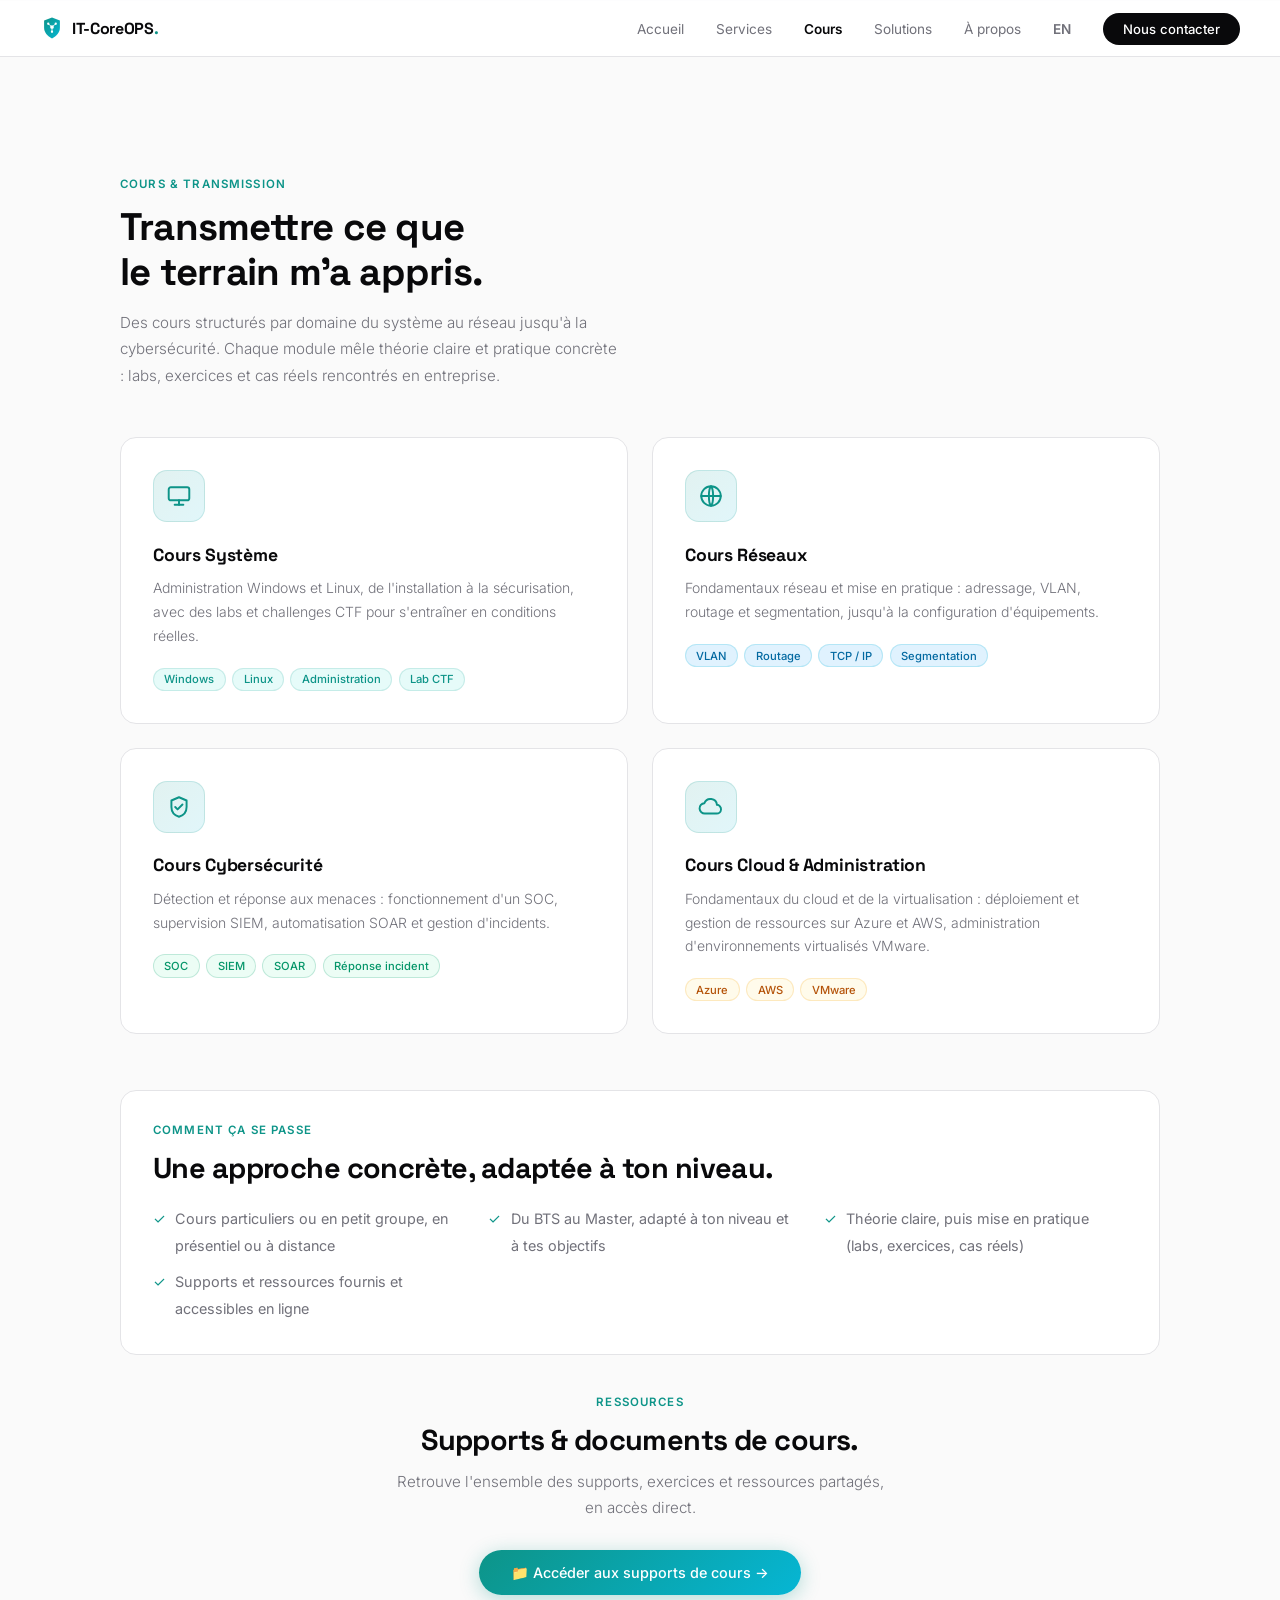
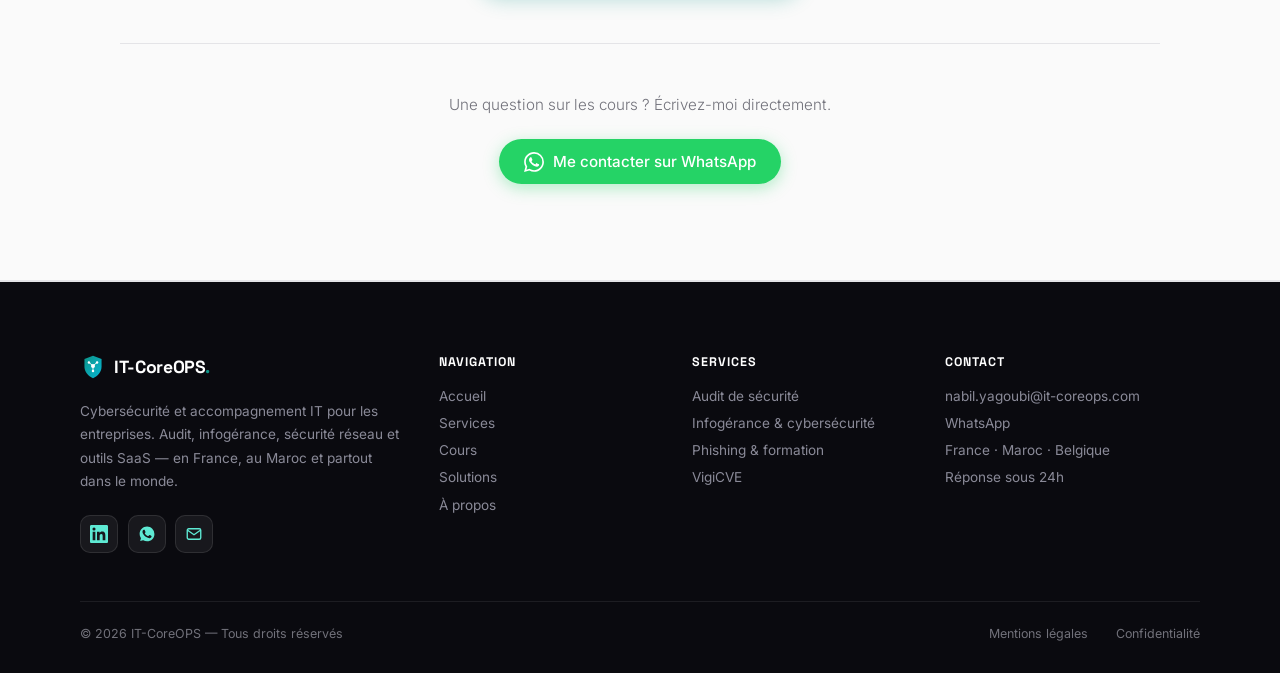
<file: cours.html>
<!DOCTYPE html>
<html lang="fr">
<head>
  <meta charset="UTF-8" />
  <meta name="viewport" content="width=device-width, initial-scale=1.0" />
  <title>Cours & Formation Cybersécurité & Réseaux | IT-CoreOPS</title>
  <meta name="description" content="IT-CoreOPS forme les étudiants du BTS au Master en réseaux, systèmes et cybersécurité une approche concrète, nourrie par des cas réels rencontrés en entreprise." />
    <link rel="icon" type="image/svg+xml" href="favicon.svg" />
  <link rel="canonical" href="https://it-coreops.com/cours.html" />
  <meta name="robots" content="index, follow" />
  <meta property="og:type" content="website" />
  <meta property="og:site_name" content="IT-CoreOPS" />
  <meta property="og:locale" content="fr_FR" />
  <meta property="og:url" content="https://it-coreops.com/cours.html" />
  <meta property="og:title" content="Cours & Formation — Cybersécurité & Réseaux | IT-CoreOPS" />
  <meta property="og:description" content="Formations concrètes en systèmes, réseaux et cybersécurité — labs, exercices et cas réels rencontrés en entreprise." />
  <meta property="og:image" content="https://it-coreops.com/og-image.png" />
  <meta property="og:image:width" content="1200" />
  <meta property="og:image:height" content="630" />
  <meta name="twitter:card" content="summary_large_image" />
  <meta name="twitter:title" content="Cours & Formation — Cybersécurité & Réseaux | IT-CoreOPS" />
  <meta name="twitter:description" content="Formations concrètes en systèmes, réseaux et cybersécurité — labs, exercices et cas réels rencontrés en entreprise." />
  <meta name="twitter:image" content="https://it-coreops.com/og-image.png" />
  <link rel="preconnect" href="https://fonts.googleapis.com" />
  <link rel="preconnect" href="https://fonts.gstatic.com" crossorigin />
  <link href="https://fonts.googleapis.com/css2?family=Space+Grotesk:wght@500;600;700&family=Inter:ital,wght@0,300;0,400;0,500;0,600;1,300&display=swap" rel="stylesheet" />
  <style>
    *, *::before, *::after { box-sizing: border-box; margin: 0; padding: 0; }

    :root {
      --white: #FFFFFF;
      --black: #09090B;
      --violet: #0D9488;
      --violet-l: #14B8A6;
      --sky: #06B6D4;
      --lavender: #E6FBF9;
      --surface: #FAFAFA;
      --border: #E4E4E7;
      --muted: #71717A;
      --dark: #18181B;
      --grad: linear-gradient(135deg, #0D9488 0%, #06B6D4 100%);
      --syne: 'Space Grotesk', sans-serif;
      --inter: 'Inter', sans-serif;
    }

    html { scroll-behavior: smooth; }

    body {
      font-family: var(--inter);
      background: var(--white);
      color: var(--black);
      overflow-x: hidden;
    }

    /* ─── NAV ─── */
    nav {
      position: fixed; top: 0; left: 0; right: 0; z-index: 100;
      display: flex; align-items: center; justify-content: space-between;
      padding: 1rem 2.5rem;
      background: rgba(255,255,255,0.88);
      backdrop-filter: blur(16px);
      border-bottom: 1px solid var(--border);
    }
    .logo {
      font-family: var(--syne); font-size: 1rem; font-weight: 700;
      color: var(--black); letter-spacing: -0.02em; text-decoration: none;
    }
    .logo-dot { color: var(--violet); }
    .nav-links { list-style: none; display: flex; align-items: center; gap: 2rem; }
    .nav-links a {
      font-size: 0.85rem; color: var(--muted); text-decoration: none; transition: color .2s;
    }
    .nav-links a:hover { color: var(--black); }
    .nav-btn {
      font-size: 0.82rem !important; font-weight: 500 !important;
      color: var(--white) !important; background: var(--black);
      padding: .5rem 1.25rem; border-radius: 100px; transition: opacity .2s !important;
    }
    .nav-btn:hover { opacity: .75; }

    /* ─── HERO ─── */
    .hero {
      position: relative; min-height: 100vh;
      display: flex; flex-direction: column;
      align-items: center; justify-content: center;
      text-align: center;
      padding: 9rem 2rem 5rem;
      overflow: hidden;
    }
    .blob {
      position: absolute; border-radius: 50%;
      filter: blur(90px); opacity: .10; pointer-events: none;
    }
    .blob-1 { width:650px;height:650px;background:var(--violet);top:-120px;left:-160px;animation:d1 20s ease-in-out infinite alternate; }
    .blob-2 { width:500px;height:500px;background:var(--sky);bottom:-80px;right:-100px;animation:d2 24s ease-in-out infinite alternate; }
    @keyframes d1 { to { transform:translate(60px,40px); } }
    @keyframes d2 { to { transform:translate(-50px,-30px); } }

    .hero-tag {
      display: inline-flex; align-items: center; gap: .45rem;
      font-size: .78rem; font-weight: 500; color: var(--violet);
      background: var(--lavender); border: 1px solid rgba(13,148,136,.2);
      padding: .3rem .9rem; border-radius: 100px; margin-bottom: 2rem;
    }
    .tag-dot {
      width:6px;height:6px;border-radius:50%;background:var(--violet);
      animation: pulse 2s ease-in-out infinite;
    }
    @keyframes pulse { 0%,100%{transform:scale(1);opacity:1} 50%{transform:scale(.7);opacity:.5} }

    .hero h1 {
      font-family: var(--syne);
      font-size: clamp(2.6rem, 6vw, 5.2rem);
      font-weight: 800; line-height: 1.07; letter-spacing: -.035em;
      max-width: 900px; margin-bottom: 1.5rem;
    }
    .g { background: var(--grad); -webkit-background-clip:text; -webkit-text-fill-color:transparent; background-clip:text; }

    .hero-sub {
      font-size: 1.1rem; color: var(--muted); max-width: 54ch;
      line-height: 1.75; font-weight: 300; margin-bottom: 2.5rem;
    }
    .hero-actions { display:flex; gap:1rem; justify-content:center; flex-wrap:wrap; margin-bottom:3.5rem; }

    .btn-g {
      font-size:.9rem; font-weight:500; padding:.85rem 2rem;
      background:var(--grad); color:var(--white); border:none;
      border-radius:100px; text-decoration:none; cursor:pointer;
      transition:opacity .2s, transform .2s;
      box-shadow:0 4px 20px rgba(13,148,136,.3);
    }
    .btn-g:hover { opacity:.88; transform:translateY(-1px); }

    .btn-out {
      font-size:.9rem; font-weight:400; padding:.85rem 2rem;
      background:transparent; color:var(--black);
      border:1.5px solid var(--border); border-radius:100px;
      text-decoration:none; transition:border-color .2s, background .2s;
    }
    .btn-out:hover { border-color:#A1A1AA; background:var(--surface); }

    .flags {
      display:flex; gap:1.5rem; justify-content:center; flex-wrap:wrap;
      font-size:.82rem; color:var(--muted);
    }
    .flag-item { display:flex; align-items:center; gap:.4rem; }
    .flag-sep { color:var(--border); }

    /* ─── SECTION SHARED ─── */
    .section { max-width:1120px; margin:0 auto; padding:6rem 2.5rem; }
    .eyebrow {
      font-size:.72rem; font-weight:600; letter-spacing:.1em;
      text-transform:uppercase; color:var(--violet); margin-bottom:.9rem;
    }
    .section-h {
      font-family:var(--syne); font-size:clamp(1.8rem,3vw,2.6rem);
      font-weight:700; letter-spacing:-.02em; line-height:1.15; margin-bottom:1rem;
    }
    .section-sub {
      color:var(--muted); font-size:.95rem; line-height:1.75;
      font-weight:300; max-width:56ch; margin-bottom:3rem;
    }

    /* ─── SERVICES ─── */
    .services-bg { background:var(--surface); border-top:1px solid var(--border); border-bottom:1px solid var(--border); }

    .services-grid {
      display:grid; grid-template-columns:repeat(2,1fr); gap:1.5rem;
    }
    .scard {
      background:var(--white); border:1.5px solid var(--border);
      border-radius:16px; padding:2rem;
      transition:border-color .2s, box-shadow .2s, transform .2s;
      position:relative; overflow:hidden;
    }
    .scard::before {
      content:''; position:absolute; top:0;left:0;right:0; height:3px;
      background:var(--grad); transform:scaleX(0); transform-origin:left;
      transition:transform .3s ease;
    }
    .scard:hover { border-color:rgba(13,148,136,.25); box-shadow:0 8px 30px rgba(13,148,136,.07); transform:translateY(-3px); }
    .scard:hover::before { transform:scaleX(1); }

    .scard-icon { font-size:1.6rem; margin-bottom:1.25rem; }
    .scard-title { font-family:var(--syne); font-size:1.1rem; font-weight:700; margin-bottom:.65rem; letter-spacing:-.01em; }
    .scard-desc { font-size:.875rem; color:var(--muted); line-height:1.7; font-weight:300; margin-bottom:1.25rem; }
    .tag-row { display:flex; flex-wrap:wrap; gap:.4rem; }
    .stag {
      font-size:.7rem; font-weight:500; padding:.22rem .65rem;
      background:var(--lavender); color:var(--violet);
      border-radius:100px; border:1px solid rgba(13,148,136,.15);
    }
    .stag-sky { background:#E0F2FE; color:#0369A1; border-color:rgba(6,182,212,.2); }
    .stag-green { background:#ECFDF5; color:#059669; border-color:rgba(5,150,105,.2); }
    .stag-amber { background:#FFFBEB; color:#B45309; border-color:rgba(245,158,11,.2); }

    /* ─── IA ─── */
    .ia-bg { background:var(--black); color:var(--white); }

    .ia-inner {
      max-width:1120px; margin:0 auto; padding:6rem 2.5rem;
      display:grid; grid-template-columns:1fr 1fr; gap:5rem; align-items:center;
    }
    .ia-inner .eyebrow { color:var(--sky); }
    .ia-inner .section-h { color:var(--white); }
    .ia-inner .section-sub { color:#A1A1AA; margin-bottom:2rem; }

    .ia-pills { display:flex; flex-direction:column; gap:.75rem; }
    .ia-pill {
      display:flex; align-items:flex-start; gap:.9rem;
      background:#111113; border:1px solid #27272A;
      border-radius:12px; padding:1rem 1.25rem;
      transition:border-color .2s;
    }
    .ia-pill:hover { border-color:#3F3F46; }
    .ia-pill-icon { font-size:1.1rem; flex-shrink:0; margin-top:.1rem; }
    .ia-pill-title { font-weight:500; font-size:.88rem; margin-bottom:.2rem; }
    .ia-pill-desc { font-size:.8rem; color:#71717A; line-height:1.6; }

    .ia-visual {
      background:#0D0D0F; border:1px solid #27272A;
      border-radius:16px; padding:1.5rem; position:relative; overflow:hidden;
    }
    .ia-visual::before {
      content:''; position:absolute;
      top:-60px; right:-60px; width:200px; height:200px;
      background:radial-gradient(circle, rgba(13,148,136,.3) 0%, transparent 70%);
    }
    .ia-bar { margin-bottom:1rem; }
    .ia-bar-label {
      display:flex; justify-content:space-between;
      font-size:.72rem; color:#71717A; margin-bottom:.4rem;
    }
    .ia-bar-label span:last-child { color:var(--sky); }
    .bar-track { height:5px; background:#27272A; border-radius:3px; overflow:hidden; }
    .bar-fill { height:100%; border-radius:3px; background:var(--grad); }
    .ia-stat-grid { display:grid; grid-template-columns:1fr 1fr; gap:.75rem; margin-top:1.5rem; }
    .ia-stat {
      background:#111113; border:1px solid #27272A;
      border-radius:10px; padding:.9rem 1rem; text-align:center;
    }
    .ia-stat-val {
      font-family:var(--syne); font-size:1.4rem; font-weight:700;
      background:var(--grad); -webkit-background-clip:text;
      -webkit-text-fill-color:transparent; background-clip:text;
    }
    .ia-stat-label { font-size:.72rem; color:#71717A; margin-top:.2rem; }

    /* ─── RÉALISATIONS ─── */
    .projects-grid { display:grid; grid-template-columns:repeat(3,1fr); gap:1.5rem; }

    .pcard {
      border:1.5px solid var(--border); border-radius:16px;
      overflow:hidden; transition:transform .2s, box-shadow .2s;
      background:var(--white);
    }
    .pcard:hover { transform:translateY(-4px); box-shadow:0 12px 40px rgba(0,0,0,.08); }

    .pcard-header {
      padding:1.75rem 1.75rem 1rem;
      display:flex; align-items:flex-start; justify-content:space-between;
    }
    .pcard-logo {
      width:44px; height:44px; border-radius:10px;
      display:flex; align-items:center; justify-content:center;
      font-size:1.2rem; font-weight:700; font-family:var(--syne);
    }
    .logo-vigicve { background:var(--grad); color:var(--white); }
    .logo-soon { background:var(--surface); color:var(--muted); font-size:.8rem; }

    .pcard-badge {
      font-size:.65rem; font-weight:600; letter-spacing:.05em;
      padding:.22rem .65rem; border-radius:100px; text-transform:uppercase;
    }
    .badge-live { background:#ECFDF5; color:#059669; border:1px solid rgba(5,150,105,.2); }
    .badge-soon { background:var(--surface); color:var(--muted); border:1px solid var(--border); }

    .pcard-body { padding:0 1.75rem 1.75rem; }
    .pcard-title { font-family:var(--syne); font-size:1.1rem; font-weight:700; margin-bottom:.5rem; letter-spacing:-.01em; }
    .pcard-desc { font-size:.85rem; color:var(--muted); line-height:1.7; font-weight:300; margin-bottom:1.25rem; }
    .pcard-tags { display:flex; flex-wrap:wrap; gap:.4rem; }

    .pcard-link {
      display:inline-flex; align-items:center; gap:.35rem;
      font-size:.82rem; font-weight:500; color:var(--violet);
      text-decoration:none; margin-top:1.25rem;
      transition:gap .2s;
    }
    .pcard-link:hover { gap:.6rem; }

    /* ─── CTA ─── */
    .cta-section { padding:7rem 2.5rem; text-align:center; }
    .cta-inner { max-width:580px; margin:0 auto; }
    .cta-inner .section-h { margin-bottom:1rem; }
    .cta-inner p { color:var(--muted); font-size:1rem; line-height:1.7; font-weight:300; margin-bottom:2.5rem; }
    .cta-email {
      display:inline-block; font-size:1rem; font-weight:500;
      color:var(--white); background:var(--black);
      padding:1rem 2.5rem; border-radius:100px; text-decoration:none;
      transition:opacity .2s, transform .2s;
      box-shadow:0 4px 24px rgba(0,0,0,.12);
    }
    .cta-email:hover { opacity:.82; transform:translateY(-2px); }
    .cta-note { margin-top:1rem; font-size:.78rem; color:var(--muted); }

    /* ─── FOOTER ─── */
    footer { border-top:1px solid var(--border); padding:2rem 2.5rem; }
    .footer-inner {
      max-width:1120px; margin:0 auto;
      display:flex; justify-content:space-between; align-items:center;
    }
    .footer-copy { font-size:.78rem; color:var(--muted); }
    .footer-right { display:flex; gap:1.5rem; }
    .footer-link { font-size:.78rem; color:var(--muted); text-decoration:none; transition:color .2s; }
    .footer-link:hover { color:var(--black); }

    /* ─── RESPONSIVE ─── */
    @media (max-width:960px) {
      .nav-links { display:none; }
      .services-grid { grid-template-columns:1fr; }
      .ia-inner { grid-template-columns:1fr; gap:3rem; }
      .projects-grid { grid-template-columns:1fr; }
    }
    @media (prefers-reduced-motion:reduce) {
      .blob,.tag-dot { animation:none; }
      .btn-g:hover,.cta-email:hover,.pcard:hover,.scard:hover { transform:none; }
    }
  </style>
  <link rel="stylesheet" href="ui.css?v=4" />
</head>
<body>

<!-- NAV -->
<nav>
  <a href="index.html" class="logo" style="display:inline-flex;align-items:center;gap:.5rem"><img src="logo.svg" alt="" width="24" height="24" style="display:block"/><span>IT-CoreOPS<span class="logo-dot">.</span></span></a>
  <ul class="nav-links">
    <li><a href="index.html">Accueil</a></li>
    <li><a href="services.html">Services</a></li>
    <li><a href="cours.html" class="active" style="color:var(--black);font-weight:600">Cours</a></li>
    <li><a href="solutions.html">Solutions</a></li>
    <li><a href="a-propos.html">À propos</a></li>
    <li><a href="en.html" style="font-weight:600">EN</a></li>
    <li><a href="index.html#contact" class="nav-btn">Nous contacter</a></li>
  </ul>
</nav>

<div class="services-bg" id="cours" style="padding-top:5rem;min-height:calc(100vh - 200px)">
  <div class="section">
    <div class="eyebrow">Cours & transmission</div>
    <h1 class="section-h">Transmettre ce que<br/>le terrain m'a appris.</h1>
    <p class="section-sub">
      Des cours structurés par domaine du système au réseau jusqu'à la cybersécurité. Chaque module mêle théorie claire et pratique concrète : labs, exercices et cas réels rencontrés en entreprise.
    </p>

    <div class="services-grid">
      <div class="scard">
        <div class="scard-icon"><svg viewBox="0 0 24 24" fill="none" stroke="#0D9488" stroke-width="1.8" stroke-linecap="round" stroke-linejoin="round"><rect x="2.5" y="4" width="19" height="12" rx="2"/><line x1="8" y1="20" x2="16" y2="20"/><line x1="12" y1="16" x2="12" y2="20"/></svg></div>
        <div class="scard-title">Cours Système</div>
        <div class="scard-desc">Administration Windows et Linux, de l'installation à la sécurisation, avec des labs et challenges CTF pour s'entraîner en conditions réelles.</div>
        <div class="tag-row">
          <span class="stag">Windows</span>
          <span class="stag">Linux</span>
          <span class="stag">Administration</span>
          <span class="stag">Lab CTF</span>
        </div>
      </div>

      <div class="scard">
        <div class="scard-icon"><svg viewBox="0 0 24 24" fill="none" stroke="#0D9488" stroke-width="1.8" stroke-linecap="round" stroke-linejoin="round"><circle cx="12" cy="12" r="9"/><line x1="3" y1="12" x2="21" y2="12"/><path d="M12 3c2.6 2.6 2.6 15.4 0 18M12 3c-2.6 2.6-2.6 15.4 0 18"/></svg></div>
        <div class="scard-title">Cours Réseaux</div>
        <div class="scard-desc">Fondamentaux réseau et mise en pratique : adressage, VLAN, routage et segmentation, jusqu'à la configuration d'équipements.</div>
        <div class="tag-row">
          <span class="stag stag-sky">VLAN</span>
          <span class="stag stag-sky">Routage</span>
          <span class="stag stag-sky">TCP / IP</span>
          <span class="stag stag-sky">Segmentation</span>
        </div>
      </div>

      <div class="scard">
        <div class="scard-icon"><svg viewBox="0 0 24 24" fill="none" stroke="#0D9488" stroke-width="1.8" stroke-linecap="round" stroke-linejoin="round"><path d="M12 3l7 3v6c0 4.6-3.1 7.8-7 9-3.9-1.2-7-4.4-7-9V6l7-3z"/><path d="M8.5 12l2.2 2.2 4.5-4.5"/></svg></div>
        <div class="scard-title">Cours Cybersécurité</div>
        <div class="scard-desc">Détection et réponse aux menaces : fonctionnement d'un SOC, supervision SIEM, automatisation SOAR et gestion d'incidents.</div>
        <div class="tag-row">
          <span class="stag stag-green">SOC</span>
          <span class="stag stag-green">SIEM</span>
          <span class="stag stag-green">SOAR</span>
          <span class="stag stag-green">Réponse incident</span>
        </div>
      </div>

      <div class="scard">
        <div class="scard-icon"><svg viewBox="0 0 24 24" fill="none" stroke="#0D9488" stroke-width="1.8" stroke-linecap="round" stroke-linejoin="round"><path d="M7 18h10a4 4 0 0 0 .5-8 6 6 0 0 0-11.6-1.5A3.5 3.5 0 0 0 6.5 18z"/></svg></div>
        <div class="scard-title">Cours Cloud &amp; Administration</div>
        <div class="scard-desc">Fondamentaux du cloud et de la virtualisation : déploiement et gestion de ressources sur Azure et AWS, administration d'environnements virtualisés VMware.</div>
        <div class="tag-row">
          <span class="stag stag-amber">Azure</span>
          <span class="stag stag-amber">AWS</span>
          <span class="stag stag-amber">VMware</span>
        </div>
      </div>
    </div>

    <div style="margin-top:3.5rem;padding:2rem;border:1.5px solid var(--border);border-radius:16px;background:var(--white)">
      <div class="eyebrow">Comment ça se passe</div>
      <h3 class="section-h" style="font-size:clamp(1.4rem,2.4vw,1.8rem);margin-bottom:1.25rem">Une approche concrète, adaptée à ton niveau.</h3>
      <ul style="list-style:none;margin:0;padding:0;display:grid;grid-template-columns:repeat(auto-fit,minmax(240px,1fr));gap:.5rem 2rem">
        <li style="position:relative;padding-left:1.4rem;font-size:.9rem;color:var(--muted);line-height:1.9"><span style="position:absolute;left:0;color:var(--violet)">✓</span>Cours particuliers ou en petit groupe, en présentiel ou à distance</li>
        <li style="position:relative;padding-left:1.4rem;font-size:.9rem;color:var(--muted);line-height:1.9"><span style="position:absolute;left:0;color:var(--violet)">✓</span>Du BTS au Master, adapté à ton niveau et à tes objectifs</li>
        <li style="position:relative;padding-left:1.4rem;font-size:.9rem;color:var(--muted);line-height:1.9"><span style="position:absolute;left:0;color:var(--violet)">✓</span>Théorie claire, puis mise en pratique (labs, exercices, cas réels)</li>
        <li style="position:relative;padding-left:1.4rem;font-size:.9rem;color:var(--muted);line-height:1.9"><span style="position:absolute;left:0;color:var(--violet)">✓</span>Supports et ressources fournis et accessibles en ligne</li>
      </ul>
    </div>

    <div style="margin-top:2.5rem;text-align:center">
      <div class="eyebrow">Ressources</div>
      <h3 class="section-h" style="font-size:clamp(1.4rem,2.4vw,1.8rem);margin-bottom:.75rem">Supports &amp; documents de cours.</h3>
      <p class="section-sub" style="margin:0 auto 1.75rem">Retrouve l'ensemble des supports, exercices et ressources partagés, en accès direct.</p>
      <a href="https://1drv.ms/f/c/5877f21a592f121e/IgBB3Yx6xGb8RZ9cQS98nRPgAZAFaB1jrWiP03jq65F2-ws?e=8uQc4J" target="_blank" rel="noopener" class="btn-g" style="display:inline-block">📁 Accéder aux supports de cours →</a>
    </div>

    <div style="margin-top:3rem;text-align:center;border-top:1px solid var(--border);padding-top:3rem">
      <p class="section-sub" style="margin:0 auto 1.25rem">Une question sur les cours ? Écrivez-moi directement.</p>
      <a href="https://wa.me/33658920163?text=Bonjour%20IT-CoreOPS%2C%20je%20vous%20contacte%20au%20sujet%20des%20cours." target="_blank" rel="noopener" style="display:inline-flex;align-items:center;gap:.55rem;background:#25D366;color:#fff;font-weight:500;font-size:.95rem;padding:.8rem 1.6rem;border-radius:100px;text-decoration:none;box-shadow:0 4px 16px rgba(37,211,102,.35)">
        <svg role="img" viewBox="0 0 24 24" width="20" height="20" fill="#fff" aria-hidden="true"><path d="M17.472 14.382c-.297-.149-1.758-.867-2.03-.967-.273-.099-.471-.148-.67.15-.197.297-.767.966-.94 1.164-.173.199-.347.223-.644.075-.297-.15-1.255-.463-2.39-1.475-.883-.788-1.48-1.761-1.653-2.059-.173-.297-.018-.458.13-.606.134-.133.297-.347.446-.52.149-.174.198-.298.298-.497.099-.198.05-.371-.025-.52-.075-.149-.669-1.612-.916-2.207-.242-.579-.487-.5-.669-.51-.173-.008-.371-.01-.57-.01-.198 0-.52.074-.792.372-.272.297-1.04 1.016-1.04 2.479 0 1.462 1.065 2.875 1.213 3.074.149.198 2.096 3.2 5.077 4.487.71.306 1.263.489 1.694.625.712.227 1.36.195 1.871.118.571-.085 1.758-.719 2.006-1.413.248-.694.248-1.289.173-1.413-.074-.124-.272-.198-.57-.347m-5.421 7.403h-.004a9.87 9.87 0 01-5.031-1.378l-.361-.214-3.741.982.998-3.648-.235-.374a9.86 9.86 0 01-1.51-5.26c.001-5.45 4.436-9.884 9.888-9.884 2.64 0 5.122 1.03 6.988 2.898a9.825 9.825 0 012.893 6.994c-.003 5.45-4.437 9.884-9.885 9.884m8.413-18.297A11.815 11.815 0 0012.05 0C5.495 0 .16 5.335.157 11.892c0 2.096.547 4.142 1.588 5.945L.057 24l6.305-1.654a11.882 11.882 0 005.683 1.448h.005c6.554 0 11.89-5.335 11.893-11.893a11.821 11.821 0 00-3.48-8.413z"/></svg>
        Me contacter sur WhatsApp
      </a>
    </div>
  </div>
</div>

<!-- FOOTER -->
<footer class="footer-rich">
  <div class="footer-cols">
    <div class="footer-brand">
      <a href="index.html" class="logo" style="display:inline-flex;align-items:center;gap:.5rem;font-size:1.1rem"><img src="logo.svg" alt="" width="26" height="26" style="display:block"/><span>IT-CoreOPS<span class="logo-dot">.</span></span></a>
      <p>Cybersécurité et accompagnement IT pour les entreprises. Audit, infogérance, sécurité réseau et outils SaaS — en France, au Maroc et partout dans le monde.</p>
      <div class="footer-social">
        <a href="https://www.linkedin.com/company/vigi-cve/" target="_blank" rel="noopener" aria-label="LinkedIn">
          <svg viewBox="0 0 24 24" fill="currentColor" aria-hidden="true"><path d="M20.45 20.45h-3.56v-5.57c0-1.33-.02-3.04-1.85-3.04-1.85 0-2.14 1.45-2.14 2.94v5.67H9.35V9h3.42v1.56h.05c.48-.9 1.64-1.85 3.37-1.85 3.6 0 4.27 2.37 4.27 5.45v6.29zM5.34 7.43a2.06 2.06 0 1 1 0-4.13 2.06 2.06 0 0 1 0 4.13zM7.12 20.45H3.55V9h3.57v11.45zM22.22 0H1.77C.79 0 0 .77 0 1.72v20.56C0 23.23.79 24 1.77 24h20.45c.98 0 1.78-.77 1.78-1.72V1.72C24 .77 23.2 0 22.22 0z"/></svg>
        </a>
        <a href="https://wa.me/33658920163?text=Bonjour%20IT-CoreOPS" target="_blank" rel="noopener" aria-label="WhatsApp">
          <svg viewBox="0 0 24 24" fill="currentColor" aria-hidden="true"><path d="M17.472 14.382c-.297-.149-1.758-.867-2.03-.967-.273-.099-.471-.148-.67.15-.197.297-.767.966-.94 1.164-.173.199-.347.223-.644.075-.297-.15-1.255-.463-2.39-1.475-.883-.788-1.48-1.761-1.653-2.059-.173-.297-.018-.458.13-.606.134-.133.297-.347.446-.52.149-.174.198-.298.298-.497.099-.198.05-.371-.025-.52-.075-.149-.669-1.612-.916-2.207-.242-.579-.487-.5-.669-.51l-.57-.01c-.198 0-.52.074-.792.372-.272.297-1.04 1.016-1.04 2.479 0 1.462 1.065 2.875 1.213 3.074.149.198 2.096 3.2 5.077 4.487.71.306 1.263.489 1.694.625.712.227 1.36.195 1.871.118.571-.085 1.758-.719 2.006-1.413.248-.694.248-1.289.173-1.413-.074-.124-.272-.198-.57-.347M12.05 21.785h-.004a9.87 9.87 0 01-5.031-1.378l-.361-.214-3.741.982.998-3.648-.235-.374a9.86 9.86 0 01-1.51-5.26c.001-5.45 4.436-9.884 9.888-9.884 2.64 0 5.122 1.03 6.988 2.898a9.825 9.825 0 012.893 6.994c-.003 5.45-4.437 9.884-9.885 9.884"/></svg>
        </a>
        <a href="mailto:nabil.yagoubi@it-coreops.com" aria-label="Email">
          <svg viewBox="0 0 24 24" fill="none" stroke="currentColor" stroke-width="1.8" stroke-linecap="round" stroke-linejoin="round" aria-hidden="true"><rect x="3" y="5" width="18" height="14" rx="2"/><path d="M3.5 7l8.5 6 8.5-6"/></svg>
        </a>
      </div>
    </div>
    <div class="footer-col">
      <h4>Navigation</h4>
      <a href="index.html">Accueil</a>
      <a href="services.html">Services</a>
      <a href="cours.html">Cours</a>
      <a href="solutions.html">Solutions</a>
      <a href="a-propos.html">À propos</a>
    </div>
    <div class="footer-col">
      <h4>Services</h4>
      <a href="services.html">Audit de sécurité</a>
      <a href="services.html">Infogérance & cybersécurité</a>
      <a href="services.html">Phishing & formation</a>
      <a href="vigicve.html">VigiCVE</a>
    </div>
    <div class="footer-col">
      <h4>Contact</h4>
      <a href="mailto:nabil.yagoubi@it-coreops.com">nabil.yagoubi@it-coreops.com</a>
      <a href="https://wa.me/33658920163?text=Bonjour%20IT-CoreOPS" target="_blank" rel="noopener">WhatsApp</a>
      <span>France · Maroc · Belgique</span>
      <span>Réponse sous 24h</span>
    </div>
  </div>
  <div class="footer-bottom">
    <div>© 2026 IT-CoreOPS — Tous droits réservés</div>
    <div>
      <a href="mentions-legales.html">Mentions légales</a>
      <a href="confidentialite.html">Confidentialité</a>
    </div>
  </div>
</footer>


<script src="anim.js?v=4" defer></script>
<script src="nav.js?v=4" defer></script>
</body>
</html>
</file>
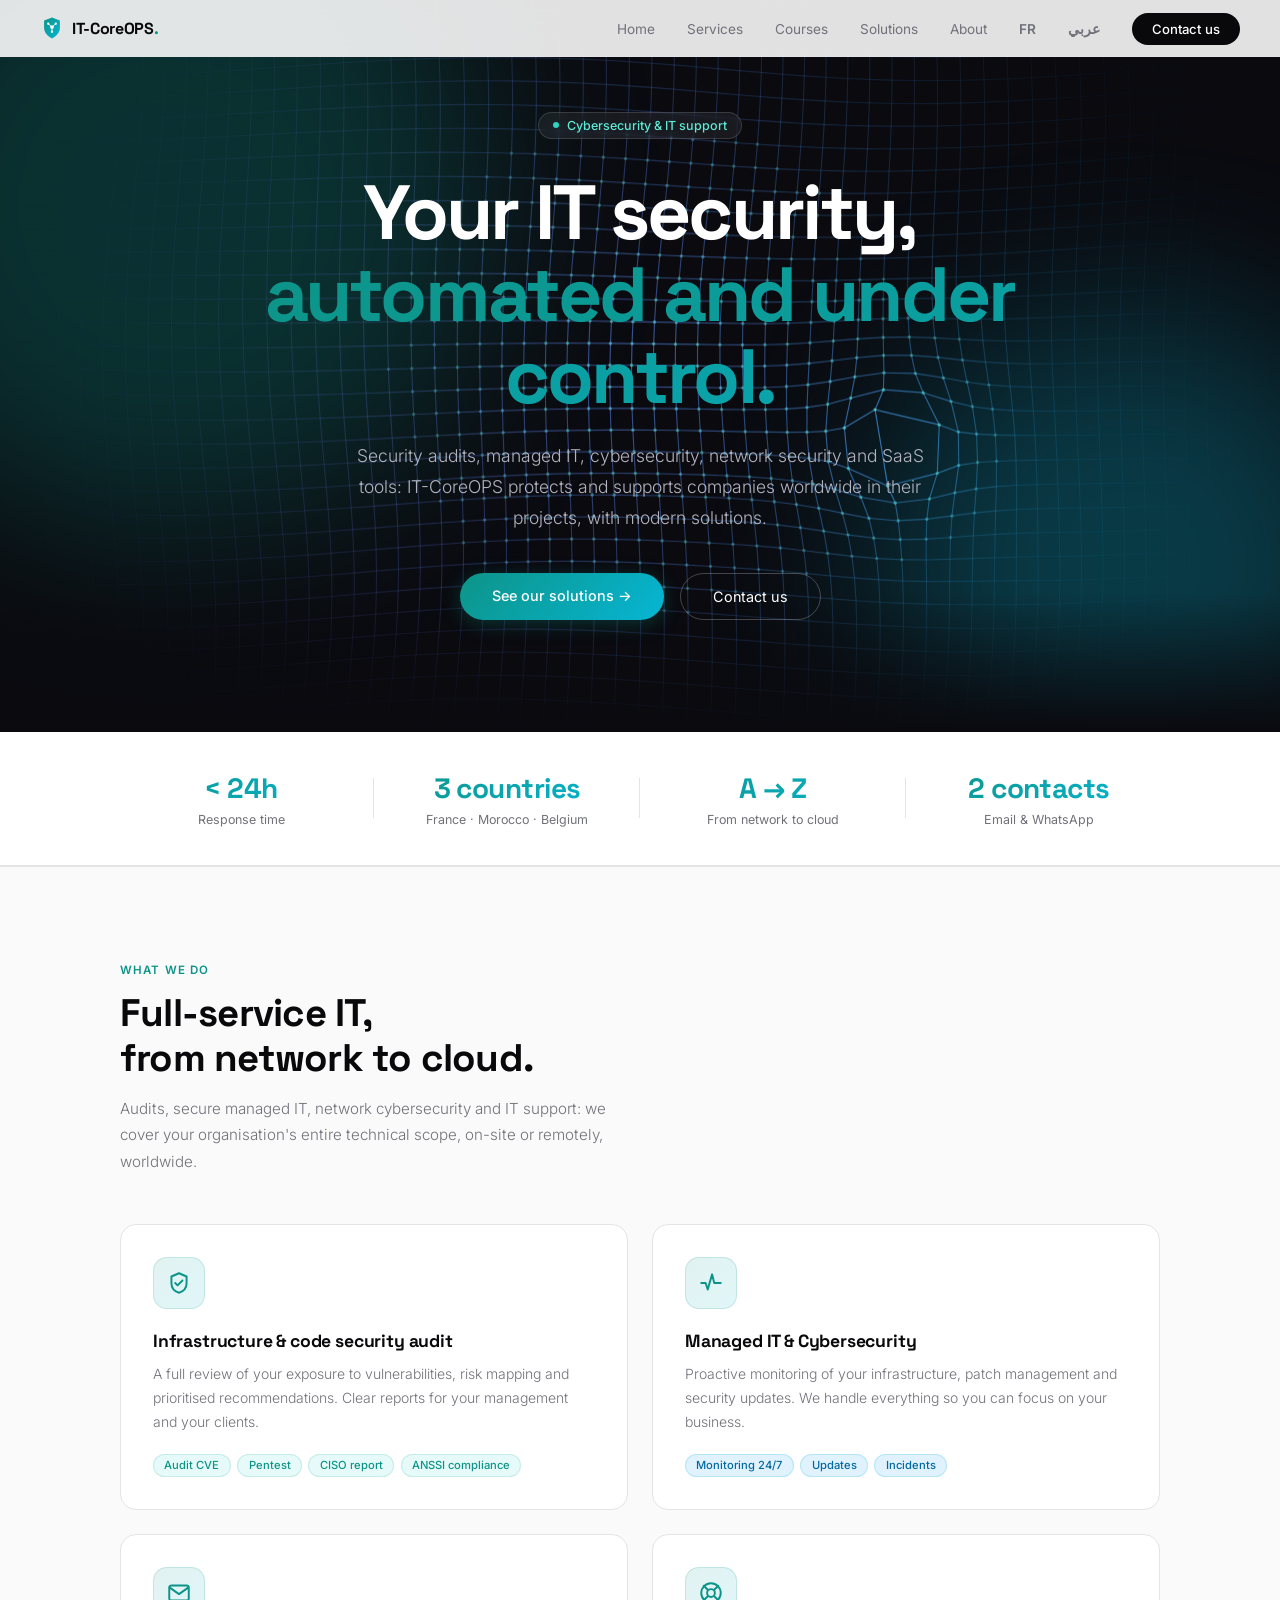
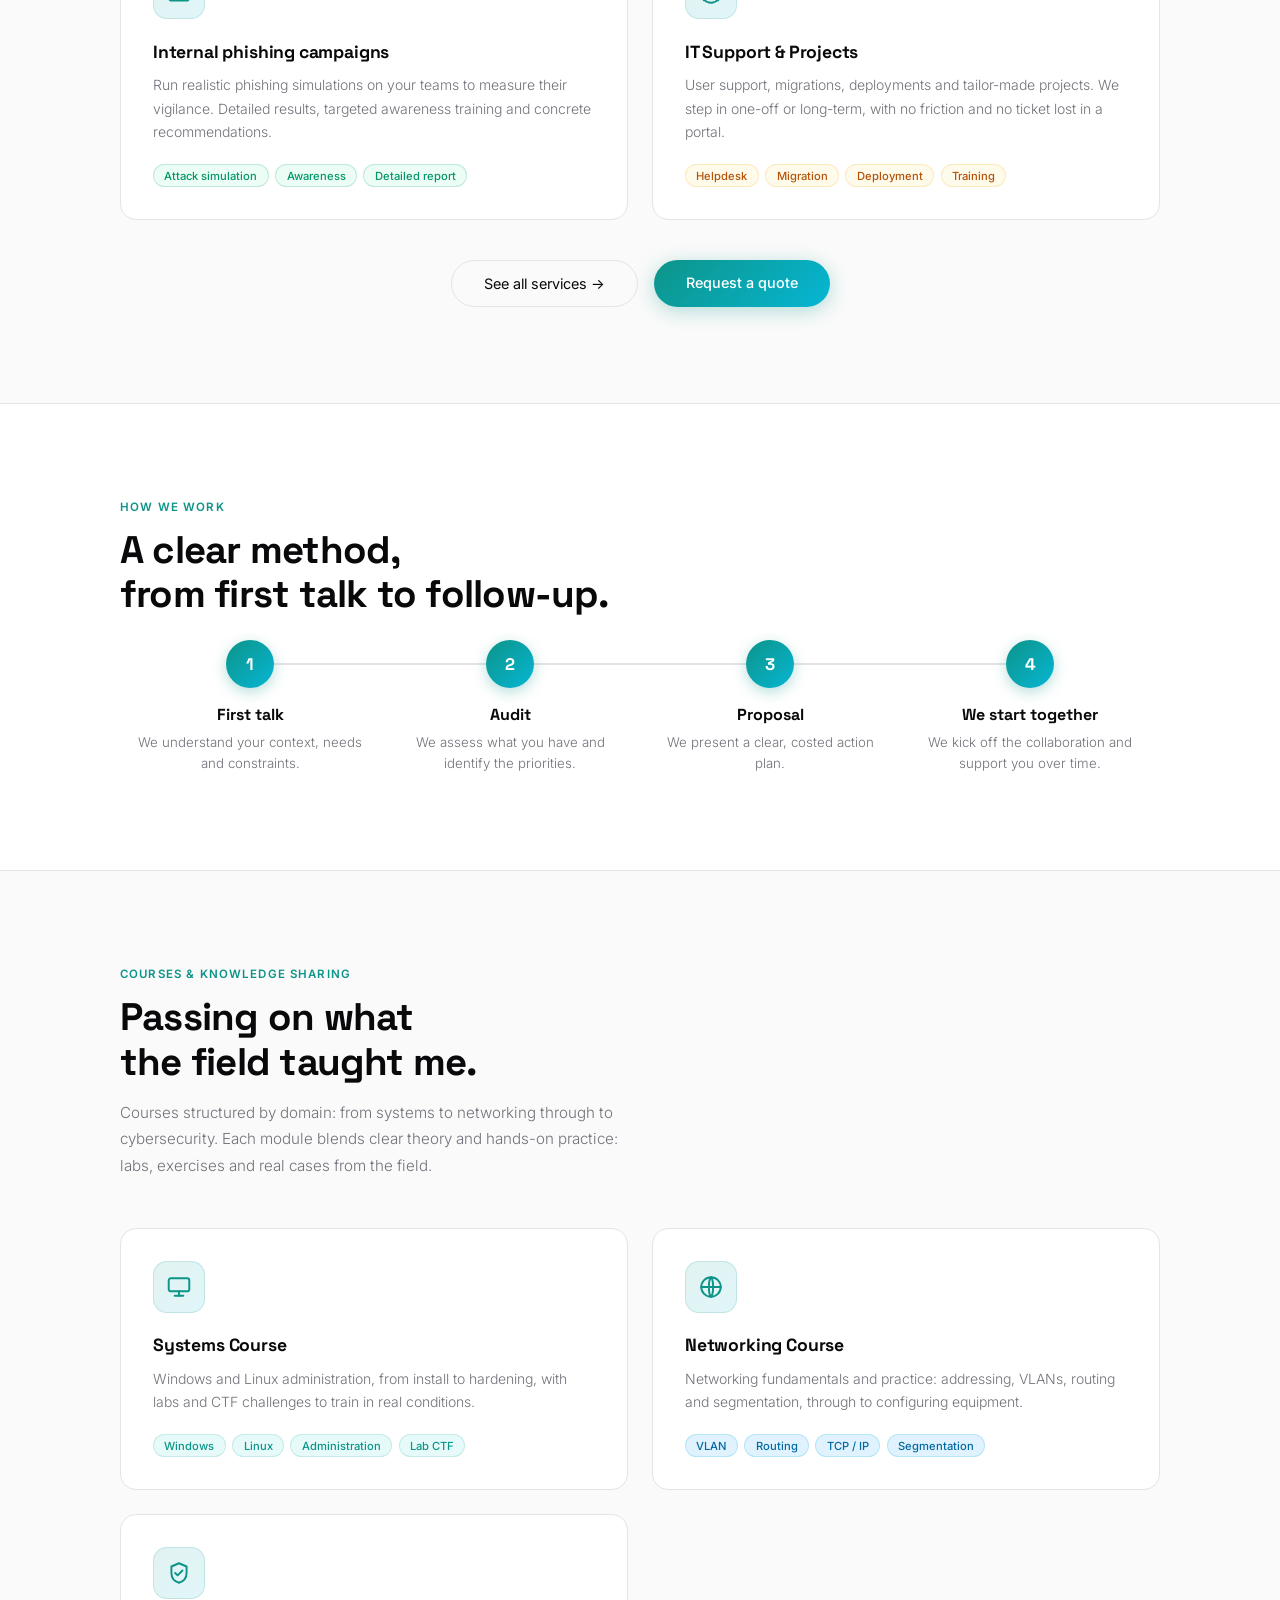
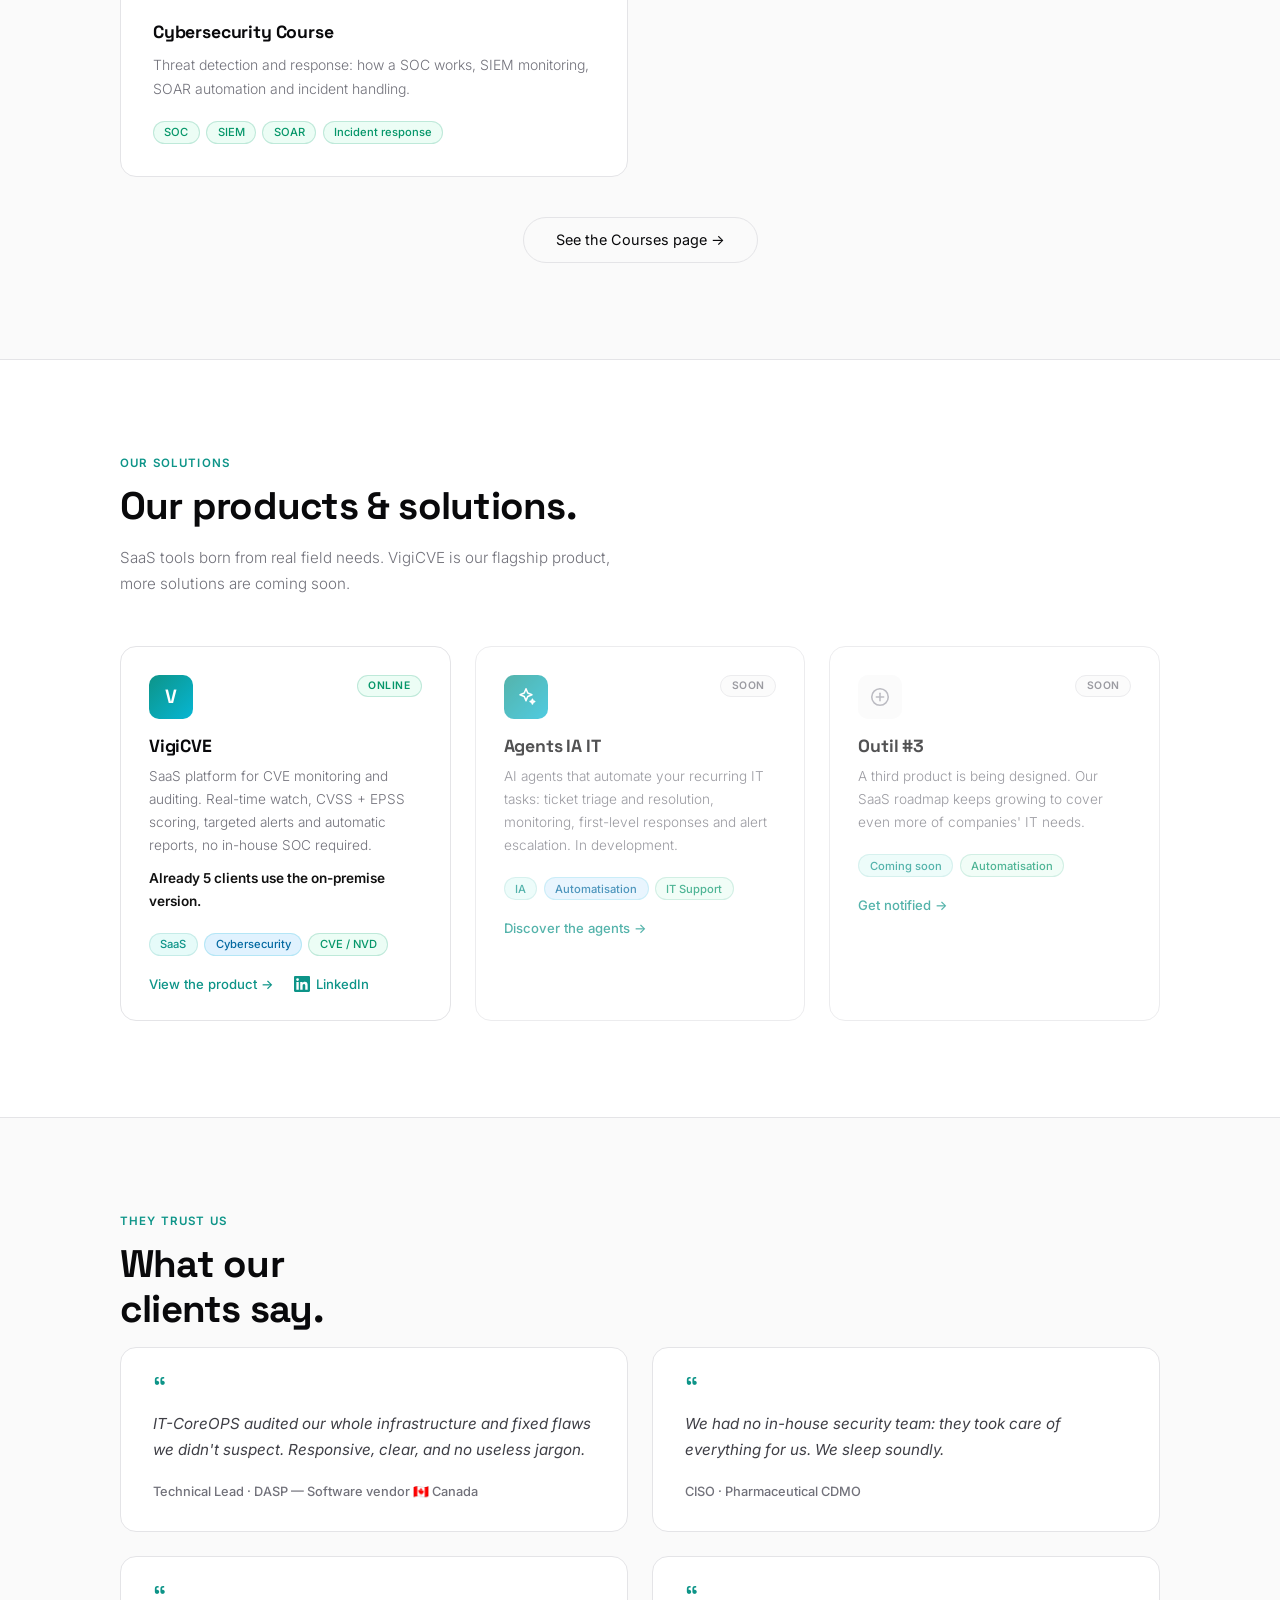
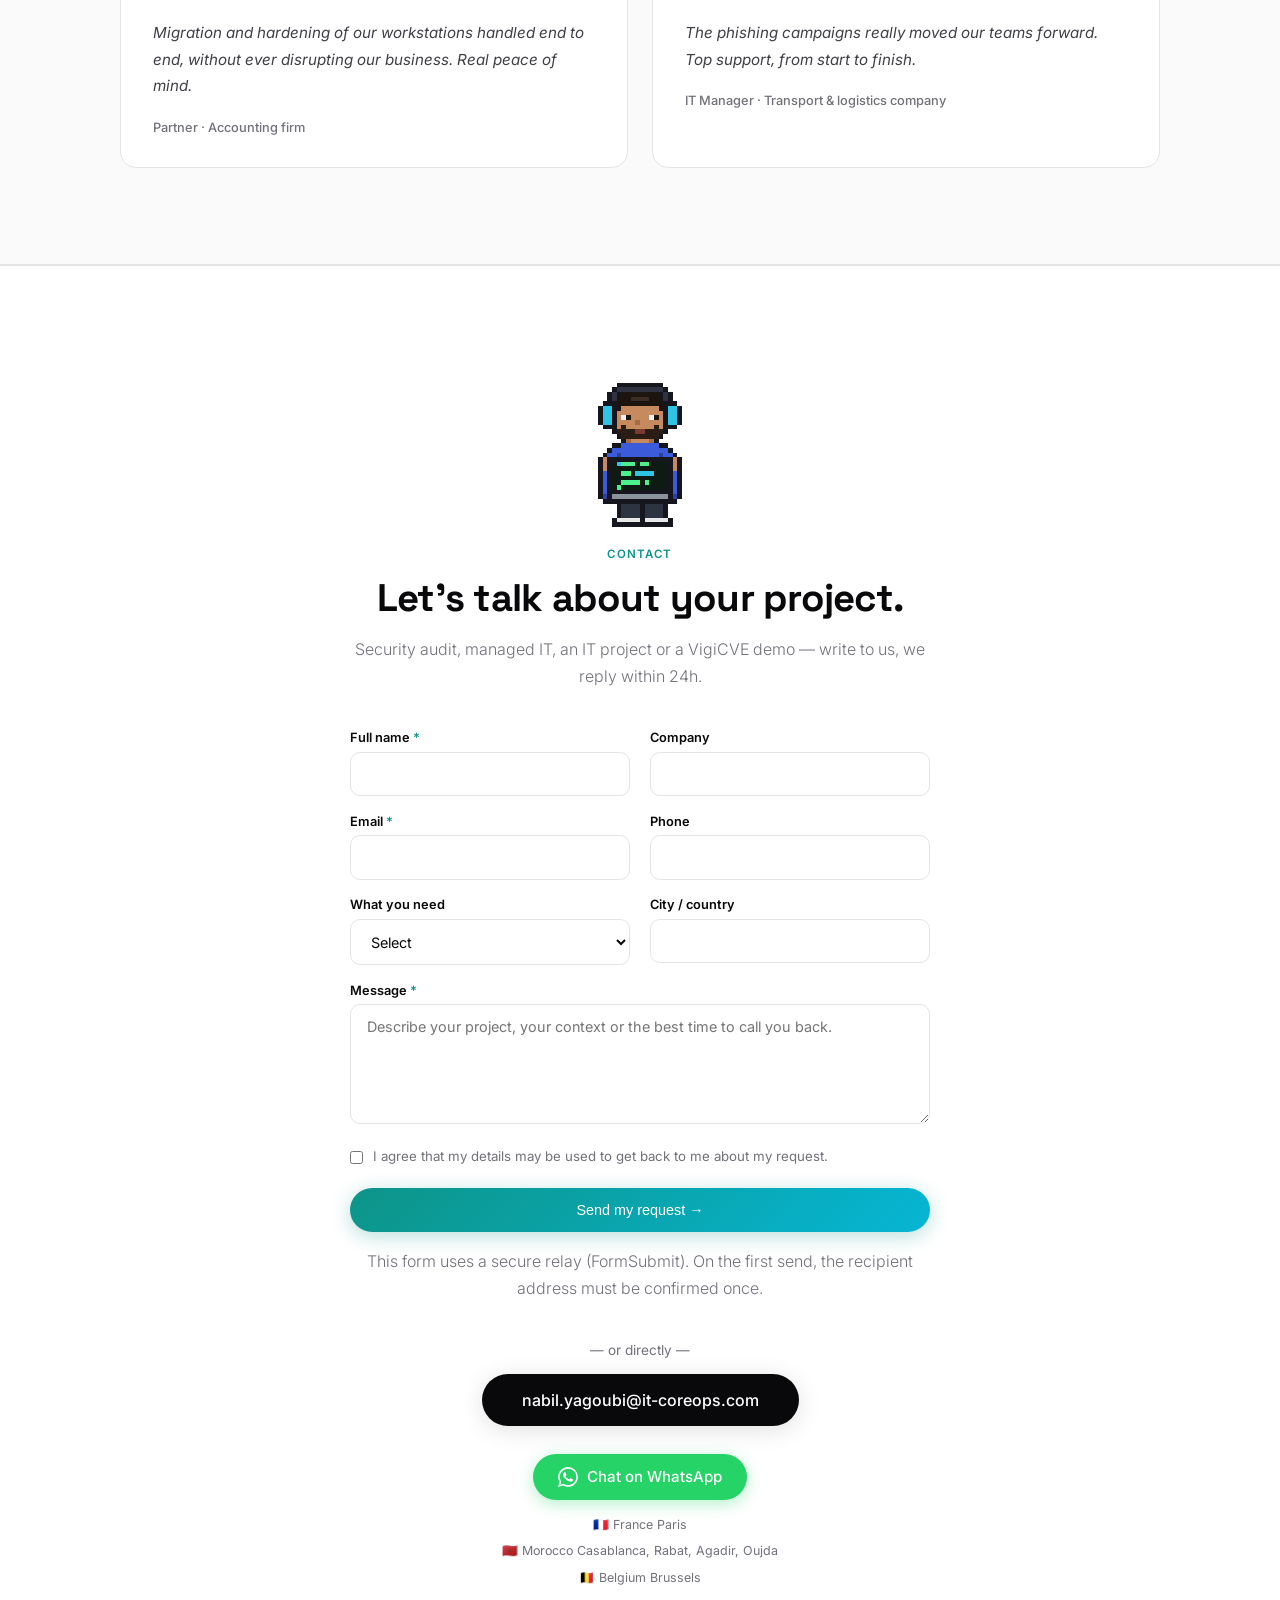
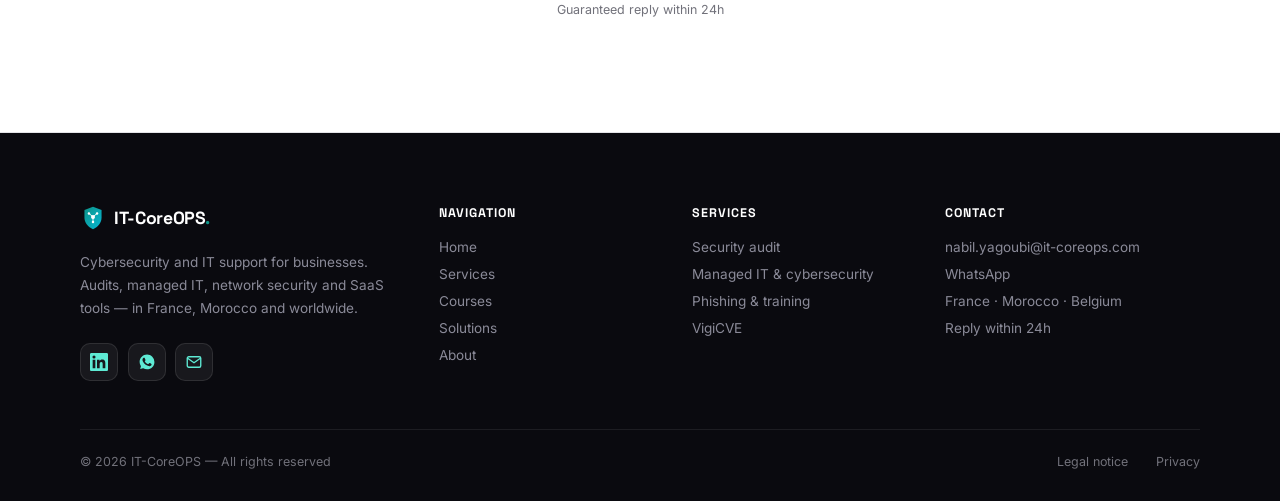
<file: en.html>
<!DOCTYPE html>
<html lang="en">
<head>
  <meta charset="UTF-8" />
  <meta name="viewport" content="width=device-width, initial-scale=1.0" />
  <title>IT-CoreOPS — Cybersecurity & IT support for businesses</title>
  <meta name="description" content="IT-CoreOPS: security audits, managed IT, cybersecurity, network security and SaaS tools. Based in France, Morocco and Belgium, serving companies worldwide." />
    <link rel="icon" type="image/svg+xml" href="favicon.svg" />
  <link rel="canonical" href="https://it-coreops.com/en.html" />
  <link rel="alternate" hreflang="fr" href="https://it-coreops.com/" />
  <link rel="alternate" hreflang="ar" href="https://it-coreops.com/ar.html" />
  <link rel="alternate" hreflang="en" href="https://it-coreops.com/en.html" />
  <link rel="alternate" hreflang="x-default" href="https://it-coreops.com/" />
  <meta name="robots" content="index, follow" />
  <meta property="og:type" content="website" />
  <meta property="og:site_name" content="IT-CoreOPS" />
  <meta property="og:locale" content="en_US" />
  <meta property="og:url" content="https://it-coreops.com/en.html" />
  <meta property="og:title" content="IT-CoreOPS — Cybersecurity & IT support for businesses" />
  <meta property="og:description" content="Security audits, managed IT, network cybersecurity and SaaS tools. Present in France, Morocco and Belgium." />
  <meta property="og:image" content="https://it-coreops.com/og-image.png" />
  <meta property="og:image:width" content="1200" />
  <meta property="og:image:height" content="630" />
  <meta name="twitter:card" content="summary_large_image" />
  <meta name="twitter:title" content="IT-CoreOPS — Cybersecurity & IT support for businesses" />
  <meta name="twitter:description" content="Security audits, managed IT, network cybersecurity and SaaS tools. Present in France, Morocco and Belgium." />
  <meta name="twitter:image" content="https://it-coreops.com/og-image.png" />
  <script type="application/ld+json">
  {
    "@context": "https://schema.org",
    "@type": "Organization",
    "name": "IT-CoreOPS",
    "url": "https://it-coreops.com/",
    "logo": "https://it-coreops.com/logo.png",
    "image": "https://it-coreops.com/og-image.png",
    "description": "Audit de sécurité, infogérance, cybersécurité réseau et outils SaaS pour les entreprises.",
    "founder": { "@type": "Person", "name": "Nabil Yagoubi" },
    "areaServed": ["FR", "MA", "BE"],
    "knowsAbout": ["Cybersécurité", "Audit de sécurité", "Infogérance", "Sécurité réseau", "CVE", "SaaS"],
    "sameAs": ["https://www.linkedin.com/company/vigi-cve/"],
    "contactPoint": {
      "@type": "ContactPoint",
      "contactType": "customer support",
      "url": "https://it-coreops.com/#contact"
    }
  }
  </script>
  <link rel="preconnect" href="https://fonts.googleapis.com" />
  <link rel="preconnect" href="https://fonts.gstatic.com" crossorigin />
  <link href="https://fonts.googleapis.com/css2?family=Space+Grotesk:wght@500;600;700&family=Inter:ital,wght@0,300;0,400;0,500;0,600;1,300&display=swap" rel="stylesheet" />
  <style>
    *, *::before, *::after { box-sizing: border-box; margin: 0; padding: 0; }

    :root {
      --white: #FFFFFF;
      --black: #09090B;
      --violet: #0D9488;
      --violet-l: #14B8A6;
      --sky: #06B6D4;
      --lavender: #E6FBF9;
      --surface: #FAFAFA;
      --border: #E4E4E7;
      --muted: #71717A;
      --dark: #18181B;
      --grad: linear-gradient(135deg, #0D9488 0%, #06B6D4 100%);
      --syne: 'Space Grotesk', sans-serif;
      --inter: 'Inter', sans-serif;
    }

    html { scroll-behavior: smooth; }

    body {
      font-family: var(--inter);
      background: var(--white);
      color: var(--black);
      overflow-x: hidden;
    }

    /* ─── NAV ─── */
    nav {
      position: fixed; top: 0; left: 0; right: 0; z-index: 100;
      display: flex; align-items: center; justify-content: space-between;
      padding: 1rem 2.5rem;
      background: rgba(255,255,255,0.88);
      backdrop-filter: blur(16px);
      border-bottom: 1px solid var(--border);
    }
    .logo {
      font-family: var(--syne); font-size: 1rem; font-weight: 700;
      color: var(--black); letter-spacing: -0.02em; text-decoration: none;
    }
    .logo-dot { color: var(--violet); }
    .nav-links { list-style: none; display: flex; align-items: center; gap: 2rem; }
    .nav-links a {
      font-size: 0.85rem; color: var(--muted); text-decoration: none; transition: color .2s;
    }
    .nav-links a:hover { color: var(--black); }
    .nav-btn {
      font-size: 0.82rem !important; font-weight: 500 !important;
      color: var(--white) !important; background: var(--black);
      padding: .5rem 1.25rem; border-radius: 100px; transition: opacity .2s !important;
    }
    .nav-btn:hover { opacity: .75; }

    /* ─── HERO ─── */
    .hero {
      position: relative; min-height: 68vh;
      display: flex; flex-direction: column;
      align-items: center; justify-content: center;
      text-align: center;
      padding: 7rem 2rem 3.5rem;
      overflow: hidden;
    }
    .blob {
      position: absolute; border-radius: 50%;
      filter: blur(90px); opacity: .10; pointer-events: none;
    }
    .blob-1 { width:650px;height:650px;background:var(--violet);top:-120px;left:-160px;animation:d1 20s ease-in-out infinite alternate; }
    .blob-2 { width:500px;height:500px;background:var(--sky);bottom:-80px;right:-100px;animation:d2 24s ease-in-out infinite alternate; }
    @keyframes d1 { to { transform:translate(60px,40px); } }
    @keyframes d2 { to { transform:translate(-50px,-30px); } }

    /* Maillage animé en fond du hero */
    .hero-mesh { position:absolute; inset:0; width:100%; height:100%; z-index:0; pointer-events:none; }
    .hero > *:not(.hero-mesh):not(.blob) { position:relative; z-index:2; }

    /* ─── HERO SOMBRE (premium) ─── */
    .hero { background:#0A0A0F; }
    .hero::after { content:''; position:absolute; left:0; right:0; bottom:0; height:140px; z-index:1; background:linear-gradient(rgba(10,10,15,0), #0A0A0F); pointer-events:none; }
    .hero .blob { opacity:.28; }
    .hero h1 { color:#fff; }
    .hero .hero-sub { color:#B4B4C0; }
    .hero .hero-tag { background:rgba(255,255,255,.06); border-color:rgba(255,255,255,.14); color:#5EEAD4; backdrop-filter:blur(6px); }
    .hero .tag-dot { background:#2DD4BF; }
    .hero .btn-out { color:#fff; border-color:rgba(255,255,255,.24); background:transparent; }
    .hero .btn-out:hover { color:#fff; background:rgba(255,255,255,.08); border-color:rgba(255,255,255,.45); }

    .hero-tag {
      display: inline-flex; align-items: center; gap: .45rem;
      font-size: .78rem; font-weight: 500; color: var(--violet);
      background: var(--lavender); border: 1px solid rgba(13,148,136,.2);
      padding: .3rem .9rem; border-radius: 100px; margin-bottom: 2rem;
    }
    .tag-dot {
      width:6px;height:6px;border-radius:50%;background:var(--violet);
      animation: pulse 2s ease-in-out infinite;
    }
    @keyframes pulse { 0%,100%{transform:scale(1);opacity:1} 50%{transform:scale(.7);opacity:.5} }

    .hero h1 {
      font-family: var(--syne);
      font-size: clamp(2.6rem, 6vw, 5.2rem);
      font-weight: 800; line-height: 1.07; letter-spacing: -.035em;
      max-width: 900px; margin-bottom: 1.5rem;
    }
    .g { background: var(--grad); -webkit-background-clip:text; -webkit-text-fill-color:transparent; background-clip:text; background-size:220% 220%; animation:itcGrad 9s ease infinite; }
    @keyframes itcGrad { 0%,100%{background-position:0% 50%;} 50%{background-position:100% 50%;} }
    @media (prefers-reduced-motion:reduce) { .g { animation:none; } }

    .hero-sub {
      font-size: 1.1rem; color: var(--muted); max-width: 54ch;
      line-height: 1.75; font-weight: 300; margin-bottom: 2.5rem;
    }
    .hero-actions { display:flex; gap:1rem; justify-content:center; flex-wrap:wrap; margin-bottom:3.5rem; }

    .btn-g {
      font-size:.9rem; font-weight:500; padding:.85rem 2rem;
      background:var(--grad); color:var(--white); border:none;
      border-radius:100px; text-decoration:none; cursor:pointer;
      transition:opacity .2s, transform .2s;
      box-shadow:0 4px 20px rgba(13,148,136,.3);
    }
    .btn-g:hover { opacity:.88; transform:translateY(-1px); }

    .btn-out {
      font-size:.9rem; font-weight:400; padding:.85rem 2rem;
      background:transparent; color:var(--black);
      border:1.5px solid var(--border); border-radius:100px;
      text-decoration:none; transition:border-color .2s, background .2s;
    }
    .btn-out:hover { border-color:#A1A1AA; background:var(--surface); }

    .flags {
      display:flex; gap:1.5rem; justify-content:center; flex-wrap:wrap;
      font-size:.82rem; color:var(--muted);
    }
    .flag-item { display:flex; align-items:center; gap:.4rem; }
    .flag-sep { color:var(--border); }

    /* ─── SECTION SHARED ─── */
    .section { max-width:1120px; margin:0 auto; padding:6rem 2.5rem; }
    .eyebrow {
      font-size:.72rem; font-weight:600; letter-spacing:.1em;
      text-transform:uppercase; color:var(--violet); margin-bottom:.9rem;
    }
    .section-h {
      font-family:var(--syne); font-size:clamp(1.8rem,3vw,2.6rem);
      font-weight:700; letter-spacing:-.02em; line-height:1.15; margin-bottom:1rem;
    }
    .section-sub {
      color:var(--muted); font-size:.95rem; line-height:1.75;
      font-weight:300; max-width:56ch; margin-bottom:3rem;
    }

    /* ─── SERVICES ─── */
    .services-bg { background:var(--surface); border-top:1px solid var(--border); border-bottom:1px solid var(--border); }

    .services-grid {
      display:grid; grid-template-columns:repeat(2,1fr); gap:1.5rem;
    }
    .scard {
      background:var(--white); border:1.5px solid var(--border);
      border-radius:16px; padding:2rem;
      transition:border-color .2s, box-shadow .2s, transform .2s;
      position:relative; overflow:hidden;
    }
    .scard::before {
      content:''; position:absolute; top:0;left:0;right:0; height:3px;
      background:var(--grad); transform:scaleX(0); transform-origin:left;
      transition:transform .3s ease;
    }
    .scard:hover { border-color:rgba(13,148,136,.25); box-shadow:0 8px 30px rgba(13,148,136,.07); transform:translateY(-3px); }
    .scard:hover::before { transform:scaleX(1); }

    .scard-icon { font-size:1.6rem; margin-bottom:1.25rem; }
    .scard-title { font-family:var(--syne); font-size:1.1rem; font-weight:700; margin-bottom:.65rem; letter-spacing:-.01em; }
    .scard-desc { font-size:.875rem; color:var(--muted); line-height:1.7; font-weight:300; margin-bottom:1.25rem; }
    .tag-row { display:flex; flex-wrap:wrap; gap:.4rem; }
    .stag {
      font-size:.7rem; font-weight:500; padding:.22rem .65rem;
      background:var(--lavender); color:var(--violet);
      border-radius:100px; border:1px solid rgba(13,148,136,.15);
    }
    .stag-sky { background:#E0F2FE; color:#0369A1; border-color:rgba(6,182,212,.2); }
    .stag-green { background:#ECFDF5; color:#059669; border-color:rgba(5,150,105,.2); }
    .stag-amber { background:#FFFBEB; color:#B45309; border-color:rgba(245,158,11,.2); }

    /* ─── IA ─── */
    .ia-bg { background:var(--black); color:var(--white); }

    .ia-inner {
      max-width:1120px; margin:0 auto; padding:6rem 2.5rem;
      display:grid; grid-template-columns:1fr 1fr; gap:5rem; align-items:center;
    }
    .ia-inner .eyebrow { color:var(--sky); }
    .ia-inner .section-h { color:var(--white); }
    .ia-inner .section-sub { color:#A1A1AA; margin-bottom:2rem; }

    .ia-pills { display:flex; flex-direction:column; gap:.75rem; }
    .ia-pill {
      display:flex; align-items:flex-start; gap:.9rem;
      background:#111113; border:1px solid #27272A;
      border-radius:12px; padding:1rem 1.25rem;
      transition:border-color .2s;
    }
    .ia-pill:hover { border-color:#3F3F46; }
    .ia-pill-icon { font-size:1.1rem; flex-shrink:0; margin-top:.1rem; }
    .ia-pill-title { font-weight:500; font-size:.88rem; margin-bottom:.2rem; }
    .ia-pill-desc { font-size:.8rem; color:#71717A; line-height:1.6; }

    .ia-visual {
      background:#0D0D0F; border:1px solid #27272A;
      border-radius:16px; padding:1.5rem; position:relative; overflow:hidden;
    }
    .ia-visual::before {
      content:''; position:absolute;
      top:-60px; right:-60px; width:200px; height:200px;
      background:radial-gradient(circle, rgba(13,148,136,.3) 0%, transparent 70%);
    }
    .ia-bar { margin-bottom:1rem; }
    .ia-bar-label {
      display:flex; justify-content:space-between;
      font-size:.72rem; color:#71717A; margin-bottom:.4rem;
    }
    .ia-bar-label span:last-child { color:var(--sky); }
    .bar-track { height:5px; background:#27272A; border-radius:3px; overflow:hidden; }
    .bar-fill { height:100%; border-radius:3px; background:var(--grad); }
    .ia-stat-grid { display:grid; grid-template-columns:1fr 1fr; gap:.75rem; margin-top:1.5rem; }
    .ia-stat {
      background:#111113; border:1px solid #27272A;
      border-radius:10px; padding:.9rem 1rem; text-align:center;
    }
    .ia-stat-val {
      font-family:var(--syne); font-size:1.4rem; font-weight:700;
      background:var(--grad); -webkit-background-clip:text;
      -webkit-text-fill-color:transparent; background-clip:text;
    }
    .ia-stat-label { font-size:.72rem; color:#71717A; margin-top:.2rem; }

    /* ─── RÉALISATIONS ─── */
    .projects-grid { display:grid; grid-template-columns:repeat(3,1fr); gap:1.5rem; }

    .pcard {
      border:1.5px solid var(--border); border-radius:16px;
      overflow:hidden; transition:transform .2s, box-shadow .2s;
      background:var(--white);
    }
    .pcard:hover { transform:translateY(-4px); box-shadow:0 12px 40px rgba(0,0,0,.08); }

    .pcard-header {
      padding:1.75rem 1.75rem 1rem;
      display:flex; align-items:flex-start; justify-content:space-between;
    }
    .pcard-logo {
      width:44px; height:44px; border-radius:10px;
      display:flex; align-items:center; justify-content:center;
      font-size:1.2rem; font-weight:700; font-family:var(--syne);
    }
    .logo-vigicve { background:var(--grad); color:var(--white); }
    .logo-soon { background:var(--surface); color:var(--muted); font-size:.8rem; }

    .pcard-badge {
      font-size:.65rem; font-weight:600; letter-spacing:.05em;
      padding:.22rem .65rem; border-radius:100px; text-transform:uppercase;
    }
    .badge-live { background:#ECFDF5; color:#059669; border:1px solid rgba(5,150,105,.2); }
    .badge-soon { background:var(--surface); color:var(--muted); border:1px solid var(--border); }

    .pcard-body { padding:0 1.75rem 1.75rem; }
    .pcard-title { font-family:var(--syne); font-size:1.1rem; font-weight:700; margin-bottom:.5rem; letter-spacing:-.01em; }
    .pcard-desc { font-size:.85rem; color:var(--muted); line-height:1.7; font-weight:300; margin-bottom:1.25rem; }
    .pcard-tags { display:flex; flex-wrap:wrap; gap:.4rem; }

    .pcard-link {
      display:inline-flex; align-items:center; gap:.35rem;
      font-size:.82rem; font-weight:500; color:var(--violet);
      text-decoration:none; margin-top:1.25rem;
      transition:gap .2s;
    }
    .pcard-link:hover { gap:.6rem; }

    /* ─── CTA ─── */
    .cta-section { padding:7rem 2.5rem; text-align:center; }
    .cta-inner { max-width:580px; margin:0 auto; }
    .cta-inner .section-h { margin-bottom:1rem; }
    .cta-inner p { color:var(--muted); font-size:1rem; line-height:1.7; font-weight:300; margin-bottom:2.5rem; }
    .cta-email {
      display:inline-block; font-size:1rem; font-weight:500;
      color:var(--white); background:var(--black);
      padding:1rem 2.5rem; border-radius:100px; text-decoration:none;
      transition:opacity .2s, transform .2s;
      box-shadow:0 4px 24px rgba(0,0,0,.12);
    }
    .cta-email:hover { opacity:.82; transform:translateY(-2px); }
    .cta-note { margin-top:1rem; font-size:.78rem; color:var(--muted); }

    /* ─── FOOTER ─── */
    footer { border-top:1px solid var(--border); padding:2rem 2.5rem; }
    .footer-inner {
      max-width:1120px; margin:0 auto;
      display:flex; justify-content:space-between; align-items:center;
    }
    .footer-copy { font-size:.78rem; color:var(--muted); }
    .footer-right { display:flex; gap:1.5rem; }
    .footer-link { font-size:.78rem; color:var(--muted); text-decoration:none; transition:color .2s; }
    .footer-link:hover { color:var(--black); }

    /* ─── FOOTER RICHE ─── */
    .footer-rich { background:#0A0A0F; color:#A1A1AA; padding:4.5rem 2.5rem 2rem; }
    .footer-cols { max-width:1120px; margin:0 auto; display:grid; grid-template-columns:1.5fr 1fr 1fr 1.2fr; gap:2.5rem; }
    .footer-brand .logo { color:#fff; }
    .footer-brand p { font-size:.85rem; color:#8A8A98; line-height:1.7; margin-top:1rem; max-width:36ch; }
    .footer-social { display:flex; gap:.6rem; margin-top:1.4rem; }
    .footer-social a { width:38px; height:38px; border-radius:10px; display:inline-flex; align-items:center; justify-content:center; background:rgba(255,255,255,.06); border:1px solid rgba(255,255,255,.1); color:#5EEAD4; transition:background .2s, border-color .2s, transform .2s; }
    .footer-social a:hover { background:rgba(255,255,255,.12); border-color:rgba(255,255,255,.25); transform:translateY(-2px); }
    .footer-social svg { width:18px; height:18px; }
    .footer-col h4 { font-family:var(--syne); font-size:.78rem; font-weight:700; color:#fff; text-transform:uppercase; letter-spacing:.08em; margin-bottom:1.1rem; }
    .footer-col a, .footer-col span { display:block; font-size:.85rem; color:#8A8A98; text-decoration:none; margin-bottom:.7rem; transition:color .2s; }
    .footer-col a:hover { color:#fff; }
    .footer-bottom { max-width:1120px; margin:3rem auto 0; padding-top:1.5rem; border-top:1px solid rgba(255,255,255,.08); display:flex; justify-content:space-between; align-items:center; flex-wrap:wrap; gap:1rem; font-size:.78rem; color:#71717A; }
    .footer-bottom a { color:#71717A; text-decoration:none; margin-left:1.5rem; transition:color .2s; }
    .footer-bottom a:hover { color:#fff; }
    @media (max-width:820px) { .footer-cols { grid-template-columns:1fr 1fr; gap:2rem; } }
    @media (max-width:520px) { .footer-cols { grid-template-columns:1fr; } }

    /* ─── BANDE DE CONFIANCE ─── */
    .trust-band { background:var(--white); border-bottom:1px solid var(--border); }
    .trust-inner { max-width:1120px; margin:0 auto; padding:2.4rem 2.5rem; display:grid; grid-template-columns:repeat(4,1fr); gap:1.5rem; }
    .trust-item { text-align:center; position:relative; }
    .trust-item:not(:last-child)::after { content:''; position:absolute; right:-.75rem; top:50%; transform:translateY(-50%); height:40px; width:1px; background:var(--border); }
    .trust-item b { display:block; font-family:var(--syne); font-size:1.75rem; font-weight:800; letter-spacing:-.02em; background:var(--grad); -webkit-background-clip:text; background-clip:text; -webkit-text-fill-color:transparent; }
    .trust-item span { display:block; font-size:.78rem; color:var(--muted); margin-top:.35rem; }
    @media (max-width:720px) { .trust-inner { grid-template-columns:1fr 1fr; gap:2rem 1rem; } .trust-item:nth-child(2)::after { display:none; } }

    /* ─── APPARITION AU SCROLL ─── */
    .reveal { opacity:0; transform:translateY(28px); transition:opacity .7s cubic-bezier(.22,.61,.36,1), transform .7s cubic-bezier(.22,.61,.36,1); }
    .reveal.in { opacity:1; transform:none; }
    @media (prefers-reduced-motion:reduce) { .reveal { opacity:1 !important; transform:none !important; transition:none; } }

    /* ─── RESPONSIVE ─── */
    @media (max-width:960px) {
      .nav-links { display:none; }
      .services-grid { grid-template-columns:1fr; }
      .ia-inner { grid-template-columns:1fr; gap:3rem; }
      .projects-grid { grid-template-columns:1fr; }
    }
    /* ─── PROCESS / STEPS ─── */
    .steps { display:flex; margin-top:1.5rem; }
    .step { flex:1; position:relative; padding:0 .75rem; text-align:center; }
    .step:not(:last-child)::after { content:''; position:absolute; top:23px; left:50%; width:100%; height:2px; background:var(--border); z-index:0; }
    .step-num { width:48px; height:48px; border-radius:50%; background:var(--grad); color:#fff; font-family:var(--syne); font-weight:700; font-size:1.05rem; display:flex; align-items:center; justify-content:center; margin:0 auto 1rem; position:relative; z-index:1; box-shadow:0 4px 14px rgba(13,148,136,.3); }
    .step-title { font-family:var(--syne); font-weight:700; font-size:1rem; margin-bottom:.4rem; }
    .step-desc { font-size:.83rem; color:var(--muted); line-height:1.6; font-weight:300; }
    @media (max-width:820px) {
      .steps { flex-direction:column; gap:1.75rem; }
      .step { padding:0; }
      .step:not(:last-child)::after { display:none; }
    }

    /* ─── FORMULAIRE CONTACT ─── */
    .cform { max-width:720px; margin:2.5rem auto 0; text-align:left; }
    .cform-grid { display:grid; grid-template-columns:1fr 1fr; gap:1.1rem 1.25rem; }
    .cform .full { grid-column:1 / -1; }
    .cform label.fld { display:block; font-size:.8rem; font-weight:600; margin-bottom:.4rem; color:var(--black); }
    .cform .req { color:var(--violet); }
    .cform input, .cform select, .cform textarea {
      width:100%; padding:.8rem 1rem; border:1.5px solid var(--border); border-radius:10px;
      font-family:inherit; font-size:.9rem; background:var(--white); color:var(--black); transition:border-color .2s;
    }
    .cform input:focus, .cform select:focus, .cform textarea:focus { outline:none; border-color:var(--violet); }
    .cform textarea { resize:vertical; min-height:120px; }
    .cform-consent { display:flex; align-items:flex-start; gap:.6rem; font-size:.83rem; color:var(--muted); margin:1.25rem 0 1.5rem; }
    .cform-consent input { width:auto; margin-top:.15rem; flex-shrink:0; }
    .cform-submit { width:100%; justify-content:center; border:none; cursor:pointer; }
    .cform-hint { font-size:.75rem; color:var(--muted); margin-top:1rem; text-align:center; }
    @media (max-width:620px) { .cform-grid { grid-template-columns:1fr; } }

    @media (prefers-reduced-motion:reduce) {
      .blob,.tag-dot { animation:none; }
      .btn-g:hover,.cta-email:hover,.pcard:hover,.scard:hover { transform:none; }
    }
  </style>
  <link rel="stylesheet" href="ui.css?v=4" />
</head>
<body>

<!-- NAV -->
<nav>
  <a href="#" class="logo" style="display:inline-flex;align-items:center;gap:.5rem"><img src="logo.svg" alt="" width="24" height="24" style="display:block"/><span>IT-CoreOPS<span class="logo-dot">.</span></span></a>
  <ul class="nav-links">
    <li><a href="#">Home</a></li>
    <li><a href="services.html">Services</a></li>
    <li><a href="cours.html">Courses</a></li>
    <li><a href="solutions.html">Solutions</a></li>
    <li><a href="a-propos.html">About</a></li>
    <li><a href="index.html" style="font-weight:600">FR</a></li>
    <li><a href="ar.html" style="font-weight:600">عربي</a></li>
    <li><a href="#contact" class="nav-btn">Contact us</a></li>
  </ul>
</nav>

<!-- HERO -->
<section class="hero">
  <canvas class="hero-mesh" id="heroMesh" aria-hidden="true"></canvas>
  <div class="blob blob-1"></div>
  <div class="blob blob-2"></div>

  <div class="hero-tag"><span class="tag-dot"></span>Cybersecurity &amp; IT support</div>

  <h1>
    Your IT security,<br />
    <span class="g">automated and under control.</span>
  </h1>

  <p class="hero-sub">
    Security audits, managed IT, cybersecurity, network security and SaaS tools: IT-CoreOPS protects and supports companies worldwide in their projects, with modern solutions.
  </p>

  <div class="hero-actions">
    <a href="solutions.html" class="btn-g">See our solutions →</a>
    <a href="#contact" class="btn-out">Contact us</a>
  </div>
</section>

<!-- BANDE DE CONFIANCE -->
<div class="trust-band">
  <div class="trust-inner">
    <div class="trust-item"><b>&lt; 24h</b><span>Response time</span></div>
    <div class="trust-item"><b>3 countries</b><span>France · Morocco · Belgium</span></div>
    <div class="trust-item"><b>A → Z</b><span>From network to cloud</span></div>
    <div class="trust-item"><b>2 contacts</b><span>Email &amp; WhatsApp</span></div>
  </div>
</div>

<!-- SERVICES -->
<div class="services-bg" id="services">
  <div class="section">
    <div class="eyebrow">What we do</div>
    <h2 class="section-h">Full-service IT,<br/>from network to cloud.</h2>
    <p class="section-sub">
      Audits, secure managed IT, network cybersecurity and IT support: we cover your organisation's entire technical scope, on-site or remotely, worldwide.
    </p>

    <div class="services-grid">
      <div class="scard">
        <div class="scard-icon"><svg viewBox="0 0 24 24" fill="none" stroke="#0D9488" stroke-width="1.8" stroke-linecap="round" stroke-linejoin="round"><path d="M12 3l7 3v6c0 4.6-3.1 7.8-7 9-3.9-1.2-7-4.4-7-9V6l7-3z"/><path d="M8.5 12l2.2 2.2 4.5-4.5"/></svg></div>
        <div class="scard-title">Infrastructure & code security audit</div>
        <div class="scard-desc">A full review of your exposure to vulnerabilities, risk mapping and prioritised recommendations. Clear reports for your management and your clients.</div>
        <div class="tag-row">
          <span class="stag">Audit CVE</span>
          <span class="stag">Pentest</span>
          <span class="stag">CISO report</span>
          <span class="stag">ANSSI compliance</span>
        </div>
      </div>

      <div class="scard">
        <div class="scard-icon"><svg viewBox="0 0 24 24" fill="none" stroke="#0D9488" stroke-width="1.8" stroke-linecap="round" stroke-linejoin="round"><path d="M3 12h4l2 6 4-14 2 8h6"/></svg></div>
        <div class="scard-title">Managed IT & Cybersecurity</div>
        <div class="scard-desc">Proactive monitoring of your infrastructure, patch management and security updates. We handle everything so you can focus on your business.</div>
        <div class="tag-row">
          <span class="stag stag-sky">Monitoring 24/7</span>
          <span class="stag stag-sky">Updates</span>
          <span class="stag stag-sky">Incidents</span>
        </div>
      </div>

      <div class="scard">
        <div class="scard-icon"><svg viewBox="0 0 24 24" fill="none" stroke="#0D9488" stroke-width="1.8" stroke-linecap="round" stroke-linejoin="round"><rect x="3" y="5" width="18" height="14" rx="2"/><path d="M3.5 7l8.5 6 8.5-6"/></svg></div>
        <div class="scard-title">Internal phishing campaigns</div>
        <div class="scard-desc">Run realistic phishing simulations on your teams to measure their vigilance. Detailed results, targeted awareness training and concrete recommendations.</div>
        <div class="tag-row">
          <span class="stag stag-green">Attack simulation</span>
          <span class="stag stag-green">Awareness</span>
          <span class="stag stag-green">Detailed report</span>
        </div>
      </div>

      <div class="scard">
        <div class="scard-icon"><svg viewBox="0 0 24 24" fill="none" stroke="#0D9488" stroke-width="1.8" stroke-linecap="round" stroke-linejoin="round"><circle cx="12" cy="12" r="9"/><circle cx="12" cy="12" r="3.6"/><line x1="5.3" y1="5.3" x2="9.2" y2="9.2"/><line x1="14.8" y1="14.8" x2="18.7" y2="18.7"/><line x1="18.7" y1="5.3" x2="14.8" y2="9.2"/><line x1="9.2" y1="14.8" x2="5.3" y2="18.7"/></svg></div>
        <div class="scard-title">IT Support & Projects</div>
        <div class="scard-desc">User support, migrations, deployments and tailor-made projects. We step in one-off or long-term, with no friction and no ticket lost in a portal.</div>
        <div class="tag-row">
          <span class="stag stag-amber">Helpdesk</span>
          <span class="stag stag-amber">Migration</span>
          <span class="stag stag-amber">Deployment</span>
          <span class="stag stag-amber">Training</span>
        </div>
      </div>
    </div>

    <div style="text-align:center;margin-top:2.5rem;display:flex;gap:1rem;justify-content:center;flex-wrap:wrap">
      <a href="services.html" class="btn-out" style="display:inline-block">See all services →</a>
      <a href="mailto:nabil.yagoubi@it-coreops.com?subject=Demande%20de%20devis%20IT-CoreOPS&body=Bonjour,%0A%0AJe%20souhaite%20obtenir%20un%20devis%20pour%20:%0A%0ACordialement" class="btn-g" style="display:inline-block">Request a quote</a>
    </div>
  </div>
</div>

<!-- COMMENT ON TRAVAILLE -->
<div class="section" id="process">
  <div class="eyebrow">How we work</div>
  <h2 class="section-h">A clear method,<br/>from first talk to follow-up.</h2>

  <div class="steps">
    <div class="step">
      <div class="step-num">1</div>
      <div class="step-title">First talk</div>
      <div class="step-desc">We understand your context, needs and constraints.</div>
    </div>
    <div class="step">
      <div class="step-num">2</div>
      <div class="step-title">Audit</div>
      <div class="step-desc">We assess what you have and identify the priorities.</div>
    </div>
    <div class="step">
      <div class="step-num">3</div>
      <div class="step-title">Proposal</div>
      <div class="step-desc">We present a clear, costed action plan.</div>
    </div>
    <div class="step">
      <div class="step-num">4</div>
      <div class="step-title">We start together</div>
      <div class="step-desc">We kick off the collaboration and support you over time.</div>
    </div>
  </div>
</div>

<!-- COURS -->
<div class="services-bg" id="cours">
  <div class="section">
    <div class="eyebrow">Courses & knowledge sharing</div>
    <h2 class="section-h">Passing on what<br/>the field taught me.</h2>
    <p class="section-sub">
      Courses structured by domain: from systems to networking through to cybersecurity. Each module blends clear theory and hands-on practice: labs, exercises and real cases from the field.
    </p>

    <div class="services-grid">
      <div class="scard">
        <div class="scard-icon"><svg viewBox="0 0 24 24" fill="none" stroke="#0D9488" stroke-width="1.8" stroke-linecap="round" stroke-linejoin="round"><rect x="2.5" y="4" width="19" height="12" rx="2"/><line x1="8" y1="20" x2="16" y2="20"/><line x1="12" y1="16" x2="12" y2="20"/></svg></div>
        <div class="scard-title">Systems Course</div>
        <div class="scard-desc">Windows and Linux administration, from install to hardening, with labs and CTF challenges to train in real conditions.</div>
        <div class="tag-row">
          <span class="stag">Windows</span>
          <span class="stag">Linux</span>
          <span class="stag">Administration</span>
          <span class="stag">Lab CTF</span>
        </div>
      </div>

      <div class="scard">
        <div class="scard-icon"><svg viewBox="0 0 24 24" fill="none" stroke="#0D9488" stroke-width="1.8" stroke-linecap="round" stroke-linejoin="round"><circle cx="12" cy="12" r="9"/><line x1="3" y1="12" x2="21" y2="12"/><path d="M12 3c2.6 2.6 2.6 15.4 0 18M12 3c-2.6 2.6-2.6 15.4 0 18"/></svg></div>
        <div class="scard-title">Networking Course</div>
        <div class="scard-desc">Networking fundamentals and practice: addressing, VLANs, routing and segmentation, through to configuring equipment.</div>
        <div class="tag-row">
          <span class="stag stag-sky">VLAN</span>
          <span class="stag stag-sky">Routing</span>
          <span class="stag stag-sky">TCP / IP</span>
          <span class="stag stag-sky">Segmentation</span>
        </div>
      </div>

      <div class="scard">
        <div class="scard-icon"><svg viewBox="0 0 24 24" fill="none" stroke="#0D9488" stroke-width="1.8" stroke-linecap="round" stroke-linejoin="round"><path d="M12 3l7 3v6c0 4.6-3.1 7.8-7 9-3.9-1.2-7-4.4-7-9V6l7-3z"/><path d="M8.5 12l2.2 2.2 4.5-4.5"/></svg></div>
        <div class="scard-title">Cybersecurity Course</div>
        <div class="scard-desc">Threat detection and response: how a SOC works, SIEM monitoring, SOAR automation and incident handling.</div>
        <div class="tag-row">
          <span class="stag stag-green">SOC</span>
          <span class="stag stag-green">SIEM</span>
          <span class="stag stag-green">SOAR</span>
          <span class="stag stag-green">Incident response</span>
        </div>
      </div>
    </div>

    <div style="text-align:center;margin-top:2.5rem">
      <a href="cours.html" class="btn-out" style="display:inline-block">See the Courses page →</a>
    </div>
  </div>
</div>


<!-- NOS SOLUTIONS -->
<div id="solutions">
  <div class="section">
    <div class="eyebrow">Our solutions</div>
    <h2 class="section-h">Our products &amp; solutions.</h2>
    <p class="section-sub">
      SaaS tools born from real field needs. VigiCVE is our flagship product, more solutions are coming soon.
    </p>

    <div class="projects-grid">
      <div class="pcard">
        <div class="pcard-header">
          <div class="pcard-logo logo-vigicve">V</div>
          <span class="pcard-badge badge-live">Online</span>
        </div>
        <div class="pcard-body">
          <div class="pcard-title">VigiCVE</div>
          <div class="pcard-desc">
            SaaS platform for CVE monitoring and auditing. Real-time watch, CVSS + EPSS scoring, targeted alerts and automatic reports, no in-house SOC required.
            <strong style="display:block;margin-top:.6rem;color:var(--ink,#111);font-weight:600;">Already 5 clients use the on-premise version.</strong>
          </div>
          <div class="pcard-tags">
            <span class="stag">SaaS</span>
            <span class="stag stag-sky">Cybersecurity</span>
            <span class="stag stag-green">CVE / NVD</span>
            </div>
          <div style="display:flex;align-items:center;gap:1.25rem;flex-wrap:wrap">
            <a href="vigicve.html" class="pcard-link">
              View the product →
            </a>
            <a href="https://www.linkedin.com/company/vigi-cve/" target="_blank" rel="noopener" class="pcard-link" style="display:inline-flex;align-items:center;gap:.4rem" aria-label="LinkedIn VigiCVE">
              <svg width="16" height="16" viewBox="0 0 24 24" fill="currentColor" aria-hidden="true"><path d="M20.45 20.45h-3.56v-5.57c0-1.33-.02-3.04-1.85-3.04-1.85 0-2.14 1.45-2.14 2.94v5.67H9.35V9h3.42v1.56h.05c.48-.9 1.64-1.85 3.37-1.85 3.6 0 4.27 2.37 4.27 5.45v6.29zM5.34 7.43a2.06 2.06 0 1 1 0-4.13 2.06 2.06 0 0 1 0 4.13zM7.12 20.45H3.55V9h3.57v11.45zM22.22 0H1.77C.79 0 0 .77 0 1.72v20.56C0 23.23.79 24 1.77 24h20.45c.98 0 1.78-.77 1.78-1.72V1.72C24 .77 23.2 0 22.22 0z"/></svg>
              LinkedIn
            </a>
          </div>
        </div>
      </div>

      <div class="pcard" style="opacity:.7">
        <div class="pcard-header">
          <div class="pcard-logo logo-vigicve"><svg width="22" height="22" viewBox="0 0 24 24" fill="none" stroke="#fff" stroke-width="1.7" stroke-linecap="round" stroke-linejoin="round" aria-hidden="true"><path d="M12 3l1.9 4.6L18.5 9.5 13.9 11.4 12 16l-1.9-4.6L5.5 9.5 10.1 7.6z"/><path d="M19 14.5l.7 1.8 1.8.7-1.8.7-.7 1.8-.7-1.8-1.8-.7 1.8-.7z"/></svg></div>
          <span class="pcard-badge badge-soon">Soon</span>
        </div>
        <div class="pcard-body">
          <div class="pcard-title">Agents IA IT</div>
          <div class="pcard-desc">
            AI agents that automate your recurring IT tasks: ticket triage and resolution, monitoring, first-level responses and alert escalation. In development.
          </div>
          <div class="pcard-tags">
            <span class="stag">IA</span>
            <span class="stag stag-sky">Automatisation</span>
            <span class="stag stag-green">IT Support</span>
          </div>
          <a href="agents-ia.html" class="pcard-link">
            Discover the agents →
          </a>
        </div>
      </div>

      <div class="pcard" style="opacity:.7">
        <div class="pcard-header">
          <div class="pcard-logo logo-soon"><svg width="22" height="22" viewBox="0 0 24 24" fill="none" stroke="#A1A1AA" stroke-width="1.7" stroke-linecap="round" stroke-linejoin="round" aria-hidden="true"><circle cx="12" cy="12" r="9"/><line x1="12" y1="8" x2="12" y2="16"/><line x1="8" y1="12" x2="16" y2="12"/></svg></div>
          <span class="pcard-badge badge-soon">Soon</span>
        </div>
        <div class="pcard-body">
          <div class="pcard-title">Outil #3</div>
          <div class="pcard-desc">
            A third product is being designed. Our SaaS roadmap keeps growing to cover even more of companies' IT needs.
          </div>
          <div class="pcard-tags">
            <span class="stag">Coming soon</span>
            <span class="stag stag-green">Automatisation</span>
          </div>
          <a href="#contact" class="pcard-link">
            Get notified →
          </a>
        </div>
      </div>
    </div>
  </div>
</div>

<!-- TÉMOIGNAGES -->
<div class="services-bg">
  <div class="section">
    <div class="eyebrow">They trust us</div>
    <h2 class="section-h">What our<br/>clients say.</h2>

    <div class="services-grid" style="margin-top:1rem">
      <div class="scard">
        <div style="font-family:var(--syne);font-size:2rem;color:var(--violet);line-height:.6;margin-bottom:.75rem">&ldquo;</div>
        <p style="font-size:.95rem;color:#3f3f46;line-height:1.75;font-style:italic;margin-bottom:1.25rem">IT-CoreOPS audited our whole infrastructure and fixed flaws we didn't suspect. Responsive, clear, and no useless jargon.</p>
        <div style="font-size:.8rem;color:var(--muted);font-weight:500">Technical Lead · DASP — Software vendor 🇨🇦 Canada</div>
      </div>

      <div class="scard">
        <div style="font-family:var(--syne);font-size:2rem;color:var(--violet);line-height:.6;margin-bottom:.75rem">&ldquo;</div>
        <p style="font-size:.95rem;color:#3f3f46;line-height:1.75;font-style:italic;margin-bottom:1.25rem">We had no in-house security team: they took care of everything for us. We sleep soundly.</p>
        <div style="font-size:.8rem;color:var(--muted);font-weight:500">CISO · Pharmaceutical CDMO</div>
      </div>

      <div class="scard">
        <div style="font-family:var(--syne);font-size:2rem;color:var(--violet);line-height:.6;margin-bottom:.75rem">&ldquo;</div>
        <p style="font-size:.95rem;color:#3f3f46;line-height:1.75;font-style:italic;margin-bottom:1.25rem">Migration and hardening of our workstations handled end to end, without ever disrupting our business. Real peace of mind.</p>
        <div style="font-size:.8rem;color:var(--muted);font-weight:500">Partner · Accounting firm</div>
      </div>

      <div class="scard">
        <div style="font-family:var(--syne);font-size:2rem;color:var(--violet);line-height:.6;margin-bottom:.75rem">&ldquo;</div>
        <p style="font-size:.95rem;color:#3f3f46;line-height:1.75;font-style:italic;margin-bottom:1.25rem">The phishing campaigns really moved our teams forward. Top support, from start to finish.</p>
        <div style="font-size:.8rem;color:var(--muted);font-weight:500">IT Manager · Transport & logistics company</div>
      </div>
    </div>
  </div>
</div>

<!-- CONTACT -->
<section class="cta-section" id="contact" style="border-top:1px solid var(--border)">
  <div class="cta-inner">
    <img src="mascotte.png" alt="Illustration IT-CoreOPS — votre interlocuteur IT" width="112" style="image-rendering:pixelated;display:block;margin:0 auto 1.25rem" />
    <div class="eyebrow">Contact</div>
    <h2 class="section-h">Let's talk about your project.</h2>
    <p>Security audit, managed IT, an IT project or a VigiCVE demo — write to us, we reply within 24h.</p>

    <form class="cform" action="https://formsubmit.co/nabil.yagoubi@it-coreops.com" method="POST">
      <input type="hidden" name="_subject" value="Nouvelle demande de contact — it-coreops.com">
      <input type="hidden" name="_template" value="table">
      <input type="hidden" name="_captcha" value="false">
      <input type="text" name="_honey" style="display:none">
      <div class="cform-grid">
        <div>
          <label class="fld">Full name <span class="req">*</span></label>
          <input type="text" name="Nom et prénom" required>
        </div>
        <div>
          <label class="fld">Company</label>
          <input type="text" name="Entreprise">
        </div>
        <div>
          <label class="fld">Email <span class="req">*</span></label>
          <input type="email" name="Email" required>
        </div>
        <div>
          <label class="fld">Phone</label>
          <input type="tel" name="Téléphone">
        </div>
        <div>
          <label class="fld">What you need</label>
          <select name="Type de besoin">
            <option value="">Select</option>
            <option>Security audit</option>
            <option>Managed IT & Cybersecurity</option>
            <option>Phishing campaigns & awareness</option>
            <option>IT Support & Projects</option>
            <option>Courses / Training</option>
            <option>VigiCVE (demo / trial)</option>
            <option>Other</option>
          </select>
        </div>
        <div>
          <label class="fld">City / country</label>
          <input type="text" name="Ville / pays">
        </div>
        <div class="full">
          <label class="fld">Message <span class="req">*</span></label>
          <textarea name="Message" required placeholder="Describe your project, your context or the best time to call you back."></textarea>
        </div>
      </div>
      <label class="cform-consent">
        <input type="checkbox" required>
        <span>I agree that my details may be used to get back to me about my request.</span>
      </label>
      <button type="submit" class="btn-g cform-submit">Send my request →</button>
      <p class="cform-hint">This form uses a secure relay (FormSubmit). On the first send, the recipient address must be confirmed once.</p>
    </form>

    <div style="text-align:center;margin-top:2.5rem;color:var(--muted);font-size:.85rem">— or directly —</div>
    <a href="mailto:nabil.yagoubi@it-coreops.com" class="cta-email" style="margin-top:1rem">
      nabil.yagoubi@it-coreops.com
    </a>
    <div style="margin:1.75rem 0 .5rem">
      <a href="https://wa.me/33658920163?text=Bonjour%20IT-CoreOPS%2C%20je%20souhaite%20%C3%A9changer%20avec%20vous." target="_blank" rel="noopener" style="display:inline-flex;align-items:center;gap:.55rem;background:#25D366;color:#fff;font-weight:500;font-size:.95rem;padding:.8rem 1.6rem;border-radius:100px;text-decoration:none;box-shadow:0 4px 16px rgba(37,211,102,.35);transition:transform .2s">
        <svg role="img" viewBox="0 0 24 24" width="20" height="20" fill="#fff" aria-hidden="true"><path d="M17.472 14.382c-.297-.149-1.758-.867-2.03-.967-.273-.099-.471-.148-.67.15-.197.297-.767.966-.94 1.164-.173.199-.347.223-.644.075-.297-.15-1.255-.463-2.39-1.475-.883-.788-1.48-1.761-1.653-2.059-.173-.297-.018-.458.13-.606.134-.133.297-.347.446-.52.149-.174.198-.298.298-.497.099-.198.05-.371-.025-.52-.075-.149-.669-1.612-.916-2.207-.242-.579-.487-.5-.669-.51-.173-.008-.371-.01-.57-.01-.198 0-.52.074-.792.372-.272.297-1.04 1.016-1.04 2.479 0 1.462 1.065 2.875 1.213 3.074.149.198 2.096 3.2 5.077 4.487.71.306 1.263.489 1.694.625.712.227 1.36.195 1.871.118.571-.085 1.758-.719 2.006-1.413.248-.694.248-1.289.173-1.413-.074-.124-.272-.198-.57-.347m-5.421 7.403h-.004a9.87 9.87 0 01-5.031-1.378l-.361-.214-3.741.982.998-3.648-.235-.374a9.86 9.86 0 01-1.51-5.26c.001-5.45 4.436-9.884 9.888-9.884 2.64 0 5.122 1.03 6.988 2.898a9.825 9.825 0 012.893 6.994c-.003 5.45-4.437 9.884-9.885 9.884m8.413-18.297A11.815 11.815 0 0012.05 0C5.495 0 .16 5.335.157 11.892c0 2.096.547 4.142 1.588 5.945L.057 24l6.305-1.654a11.882 11.882 0 005.683 1.448h.005c6.554 0 11.89-5.335 11.893-11.893a11.821 11.821 0 00-3.48-8.413z"/></svg>
        Chat on WhatsApp
      </a>
    </div>
    <div class="cta-note" style="display:flex;flex-direction:column;gap:.5rem;line-height:1.5">
      <div>🇫🇷 France Paris</div>
      <div>🇲🇦 Morocco Casablanca, Rabat, Agadir, Oujda</div>
      <div>🇧🇪 Belgium Brussels</div>
      <div style="margin-top:.35rem">Guaranteed reply within 24h</div>
    </div>
  </div>
</section>

<!-- FOOTER -->
<footer class="footer-rich">
  <div class="footer-cols">
    <div class="footer-brand">
      <a href="#" class="logo" style="display:inline-flex;align-items:center;gap:.5rem;font-size:1.1rem"><img src="logo.svg" alt="" width="26" height="26" style="display:block"/><span>IT-CoreOPS<span class="logo-dot">.</span></span></a>
      <p>Cybersecurity and IT support for businesses. Audits, managed IT, network security and SaaS tools — in France, Morocco and worldwide.</p>
      <div class="footer-social">
        <a href="https://www.linkedin.com/company/vigi-cve/" target="_blank" rel="noopener" aria-label="LinkedIn">
          <svg viewBox="0 0 24 24" fill="currentColor" aria-hidden="true"><path d="M20.45 20.45h-3.56v-5.57c0-1.33-.02-3.04-1.85-3.04-1.85 0-2.14 1.45-2.14 2.94v5.67H9.35V9h3.42v1.56h.05c.48-.9 1.64-1.85 3.37-1.85 3.6 0 4.27 2.37 4.27 5.45v6.29zM5.34 7.43a2.06 2.06 0 1 1 0-4.13 2.06 2.06 0 0 1 0 4.13zM7.12 20.45H3.55V9h3.57v11.45zM22.22 0H1.77C.79 0 0 .77 0 1.72v20.56C0 23.23.79 24 1.77 24h20.45c.98 0 1.78-.77 1.78-1.72V1.72C24 .77 23.2 0 22.22 0z"/></svg>
        </a>
        <a href="https://wa.me/33658920163?text=Bonjour%20IT-CoreOPS" target="_blank" rel="noopener" aria-label="WhatsApp">
          <svg viewBox="0 0 24 24" fill="currentColor" aria-hidden="true"><path d="M17.472 14.382c-.297-.149-1.758-.867-2.03-.967-.273-.099-.471-.148-.67.15-.197.297-.767.966-.94 1.164-.173.199-.347.223-.644.075-.297-.15-1.255-.463-2.39-1.475-.883-.788-1.48-1.761-1.653-2.059-.173-.297-.018-.458.13-.606.134-.133.297-.347.446-.52.149-.174.198-.298.298-.497.099-.198.05-.371-.025-.52-.075-.149-.669-1.612-.916-2.207-.242-.579-.487-.5-.669-.51l-.57-.01c-.198 0-.52.074-.792.372-.272.297-1.04 1.016-1.04 2.479 0 1.462 1.065 2.875 1.213 3.074.149.198 2.096 3.2 5.077 4.487.71.306 1.263.489 1.694.625.712.227 1.36.195 1.871.118.571-.085 1.758-.719 2.006-1.413.248-.694.248-1.289.173-1.413-.074-.124-.272-.198-.57-.347M12.05 21.785h-.004a9.87 9.87 0 01-5.031-1.378l-.361-.214-3.741.982.998-3.648-.235-.374a9.86 9.86 0 01-1.51-5.26c.001-5.45 4.436-9.884 9.888-9.884 2.64 0 5.122 1.03 6.988 2.898a9.825 9.825 0 012.893 6.994c-.003 5.45-4.437 9.884-9.885 9.884"/></svg>
        </a>
        <a href="mailto:nabil.yagoubi@it-coreops.com" aria-label="Email">
          <svg viewBox="0 0 24 24" fill="none" stroke="currentColor" stroke-width="1.8" stroke-linecap="round" stroke-linejoin="round" aria-hidden="true"><rect x="3" y="5" width="18" height="14" rx="2"/><path d="M3.5 7l8.5 6 8.5-6"/></svg>
        </a>
      </div>
    </div>
    <div class="footer-col">
      <h4>Navigation</h4>
      <a href="index.html">Home</a>
      <a href="services.html">Services</a>
      <a href="cours.html">Courses</a>
      <a href="solutions.html">Solutions</a>
      <a href="a-propos.html">About</a>
    </div>
    <div class="footer-col">
      <h4>Services</h4>
      <a href="services.html">Security audit</a>
      <a href="services.html">Managed IT & cybersecurity</a>
      <a href="services.html">Phishing & training</a>
      <a href="vigicve.html">VigiCVE</a>
    </div>
    <div class="footer-col">
      <h4>Contact</h4>
      <a href="mailto:nabil.yagoubi@it-coreops.com">nabil.yagoubi@it-coreops.com</a>
      <a href="https://wa.me/33658920163?text=Bonjour%20IT-CoreOPS" target="_blank" rel="noopener">WhatsApp</a>
      <span>France · Morocco · Belgium</span>
      <span>Reply within 24h</span>
    </div>
  </div>
  <div class="footer-bottom">
    <div>© 2026 IT-CoreOPS — All rights reserved</div>
    <div>
      <a href="mentions-legales.html">Legal notice</a>
      <a href="confidentialite.html">Privacy</a>
    </div>
  </div>
</footer>

<script>
(function () {
  var canvas = document.getElementById('heroMesh');
  if (!canvas) return;
  var hero = canvas.parentElement;
  var ctx = canvas.getContext('2d');
  var reduce = window.matchMedia && window.matchMedia('(prefers-reduced-motion: reduce)').matches;
  var W = 0, H = 0, dpr = Math.min(window.devicePixelRatio || 1, 2);
  var spacing, cols, rows, cx, cy, maxDist;

  // Souris (cible + position lissée)
  var tmx = -9999, tmy = -9999, mx = 0, my = 0;
  var hasMouse = false, infl = 0;
  var R = 190;      // rayon d'influence de la souris
  var PUSH = 42;    // force de déformation

  function resize() {
    var r = canvas.getBoundingClientRect();
    W = r.width; H = r.height;
    canvas.width = W * dpr; canvas.height = H * dpr;
    ctx.setTransform(dpr, 0, 0, dpr, 0, 0);
    spacing = Math.max(22, Math.min(W, H) / 32);
    cols = Math.ceil(W / spacing) + 2;
    rows = Math.ceil(H / spacing) + 2;
    cx = W / 2; cy = H / 2;
    maxDist = Math.sqrt(cx * cx + cy * cy);
  }

  // point de base + légère ondulation d'ambiance
  function base(i, j, t) {
    var bx = (i - 1) * spacing;
    var by = (j - 1) * spacing;
    var wx = Math.sin(bx * 0.010 + by * 0.006 + t) + Math.cos(by * 0.012 - t * 0.7);
    var wy = Math.cos(bx * 0.008 - t * 0.8) + Math.sin(by * 0.010 + bx * 0.006 + t * 1.1);
    return { x: bx + wx * 6, y: by + wy * 6 };
  }

  // déformation par la souris (repousse le maillage = effet loupe)
  function warp(p) {
    if (infl < 0.01) return p;
    var dx = p.x - mx, dy = p.y - my;
    var d = Math.sqrt(dx * dx + dy * dy);
    if (d >= R || d === 0) return p;
    var f = 1 - d / R; f = f * f;                 // falloff doux
    var push = f * PUSH * infl;
    p.x += (dx / d) * push;
    p.y += (dy / d) * push;
    p.b = f * infl;                               // pour la lueur locale
    return p;
  }

  function alphaAt(p) {
    var dx = p.x - cx, dy = p.y - cy;
    var d = Math.sqrt(dx * dx + dy * dy) / maxDist;
    var a = 1 - d; a = a * a;
    var val = a * 0.6 + (p.b || 0) * 0.6;         // + lueur autour de la souris
    return Math.max(0, Math.min(0.75, val));
  }

  function line(a, b) {
    var al = (alphaAt(a) + alphaAt(b)) / 2;
    if (al < 0.012) return;
    var mix = (a.x + b.x) / 2 / W;
    var rC = Math.round(139 + (56 - 139) * mix);
    var gC = Math.round(92 + (189 - 92) * mix);
    var bC = Math.round(246 + (248 - 246) * mix);
    ctx.strokeStyle = 'rgba(' + rC + ',' + gC + ',' + bC + ',' + al + ')';
    ctx.beginPath();
    ctx.moveTo(a.x, a.y);
    ctx.lineTo(b.x, b.y);
    ctx.stroke();
  }

  function draw(t) {
    // pilotage de la déformation : souris si présente, sinon balade automatique
    var targetInfl;
    if (hasMouse) {
      targetInfl = 1;
    } else {
      tmx = cx + Math.cos(t * 0.5) * W * 0.24;
      tmy = cy + Math.sin(t * 0.42) * H * 0.24;
      targetInfl = 0.9;
    }
    infl += (targetInfl - infl) * 0.06;
    mx += (tmx - mx) * 0.12;
    my += (tmy - my) * 0.12;

    ctx.clearRect(0, 0, W, H);
    ctx.lineWidth = 1.15;
    var grid = [], i, j;
    for (i = 0; i < cols; i++) {
      grid[i] = [];
      for (j = 0; j < rows; j++) grid[i][j] = warp(base(i, j, t));
    }
    for (i = 0; i < cols; i++) {
      for (j = 0; j < rows; j++) {
        if (i < cols - 1) line(grid[i][j], grid[i + 1][j]);
        if (j < rows - 1) line(grid[i][j], grid[i][j + 1]);
      }
    }
    for (i = 0; i < cols; i++) {
      for (j = 0; j < rows; j++) {
        var p = grid[i][j];
        var al = alphaAt(p);
        if (al > 0.26) {
          ctx.fillStyle = 'rgba(94,234,212,' + al + ')';
          ctx.beginPath();
          ctx.arc(p.x, p.y, 1.7, 0, 6.283);
          ctx.fill();
        }
      }
    }
  }

  hero.addEventListener('pointermove', function (e) {
    var r = canvas.getBoundingClientRect();
    tmx = e.clientX - r.left;
    tmy = e.clientY - r.top;
    hasMouse = true;
  });
  hero.addEventListener('pointerleave', function () { hasMouse = false; });

  var start = performance.now();
  function loop(now) {
    draw((now - start) / 1000 * 0.35);
    requestAnimationFrame(loop);
  }

  window.addEventListener('resize', function () { resize(); if (reduce) draw(0); });
  resize();
  mx = cx; my = cy;
  if (reduce) { draw(0); } else { requestAnimationFrame(loop); }
})();
</script>

<script>
(function () {
  if (window.matchMedia && window.matchMedia('(prefers-reduced-motion: reduce)').matches) return;
  if (!('IntersectionObserver' in window)) return;

  var sel = '.section > .eyebrow, .section > .section-h, .section > .section-sub, ' +
            '.scard, .pcard, .step, .trust-item, .cform';
  var targets = Array.prototype.slice.call(document.querySelectorAll(sel));
  targets.forEach(function (el) { el.classList.add('reveal'); });

  // décalage en cascade pour les enfants de chaque grille
  document.querySelectorAll('.services-grid, .projects-grid, .steps, .trust-inner').forEach(function (par) {
    Array.prototype.slice.call(par.children).forEach(function (ch, i) {
      if (ch.classList.contains('reveal')) ch.style.transitionDelay = (i * 85) + 'ms';
    });
  });

  var io = new IntersectionObserver(function (entries) {
    entries.forEach(function (e) {
      if (e.isIntersecting) { e.target.classList.add('in'); io.unobserve(e.target); }
    });
  }, { threshold: 0.12, rootMargin: '0px 0px -6% 0px' });

  targets.forEach(function (t) { io.observe(t); });
})();
</script>

<script src="nav.js?v=4" defer></script>
</body>
</html>
</file>
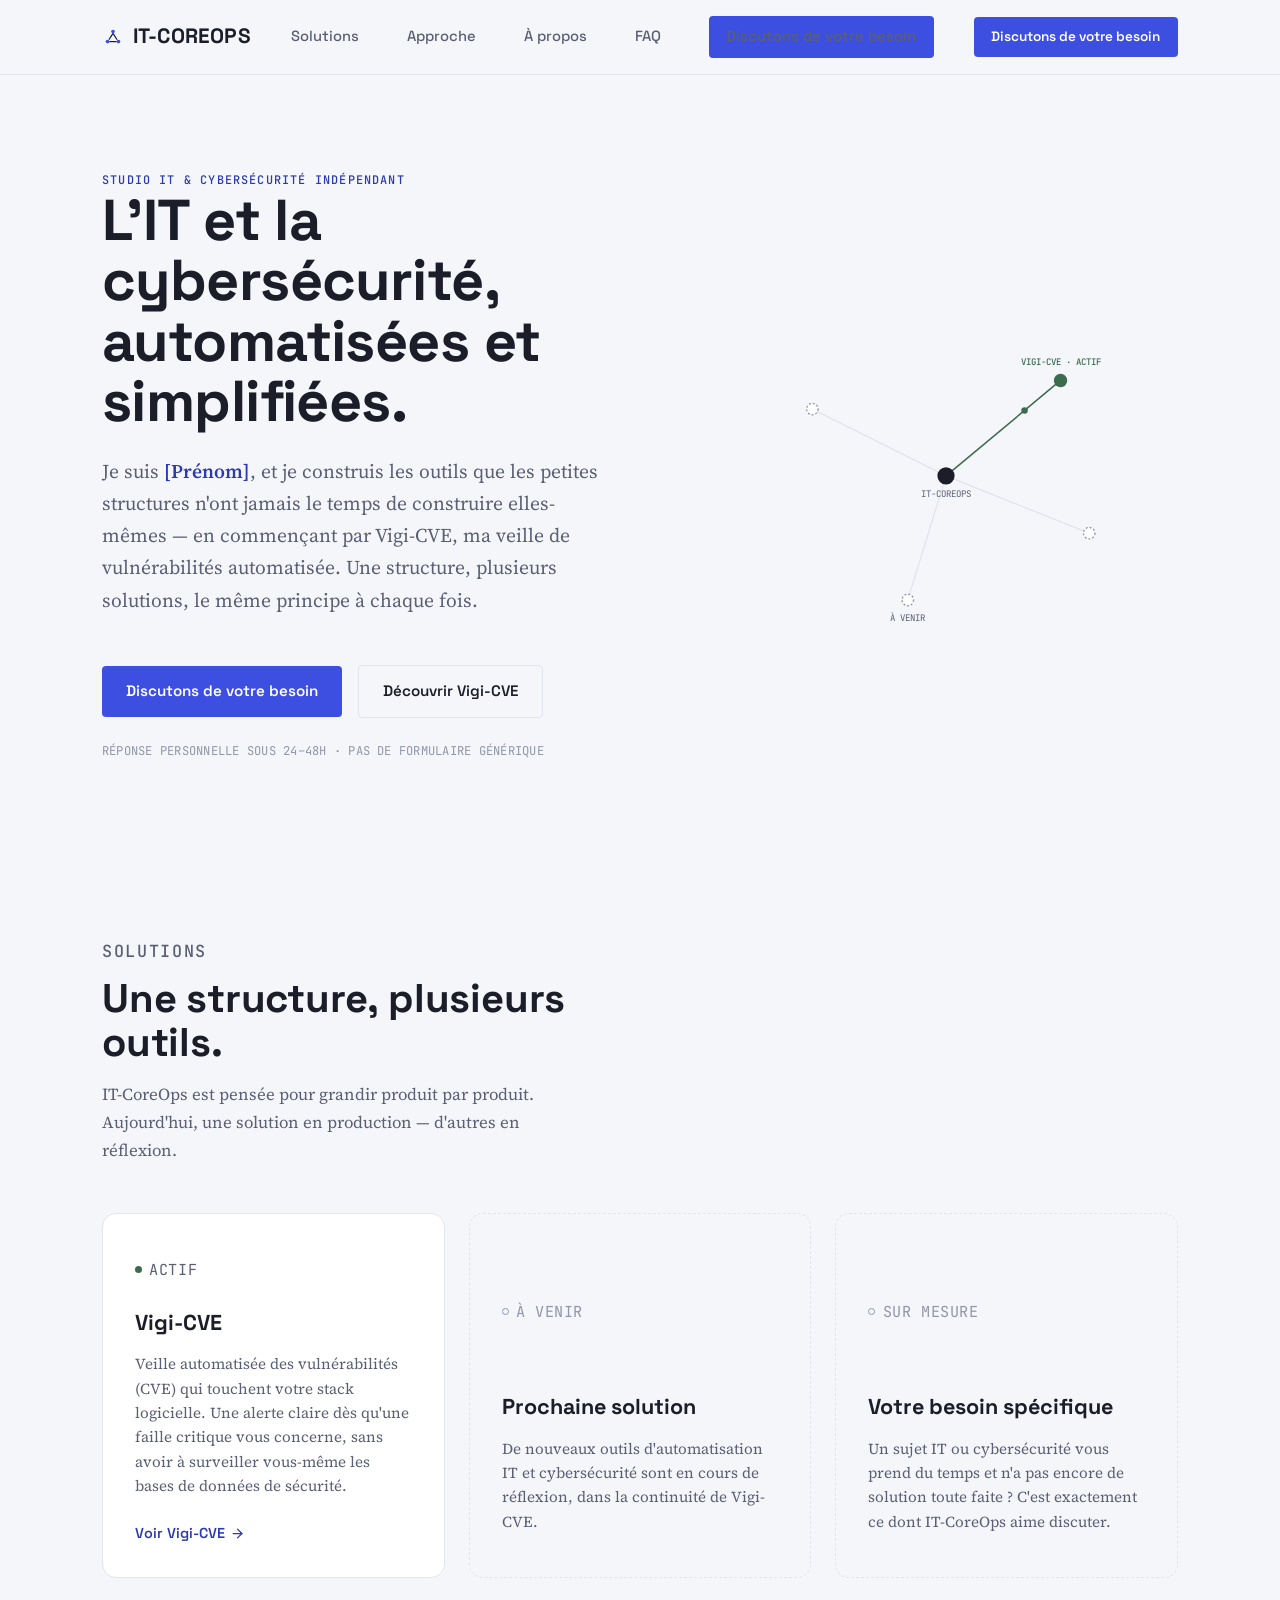
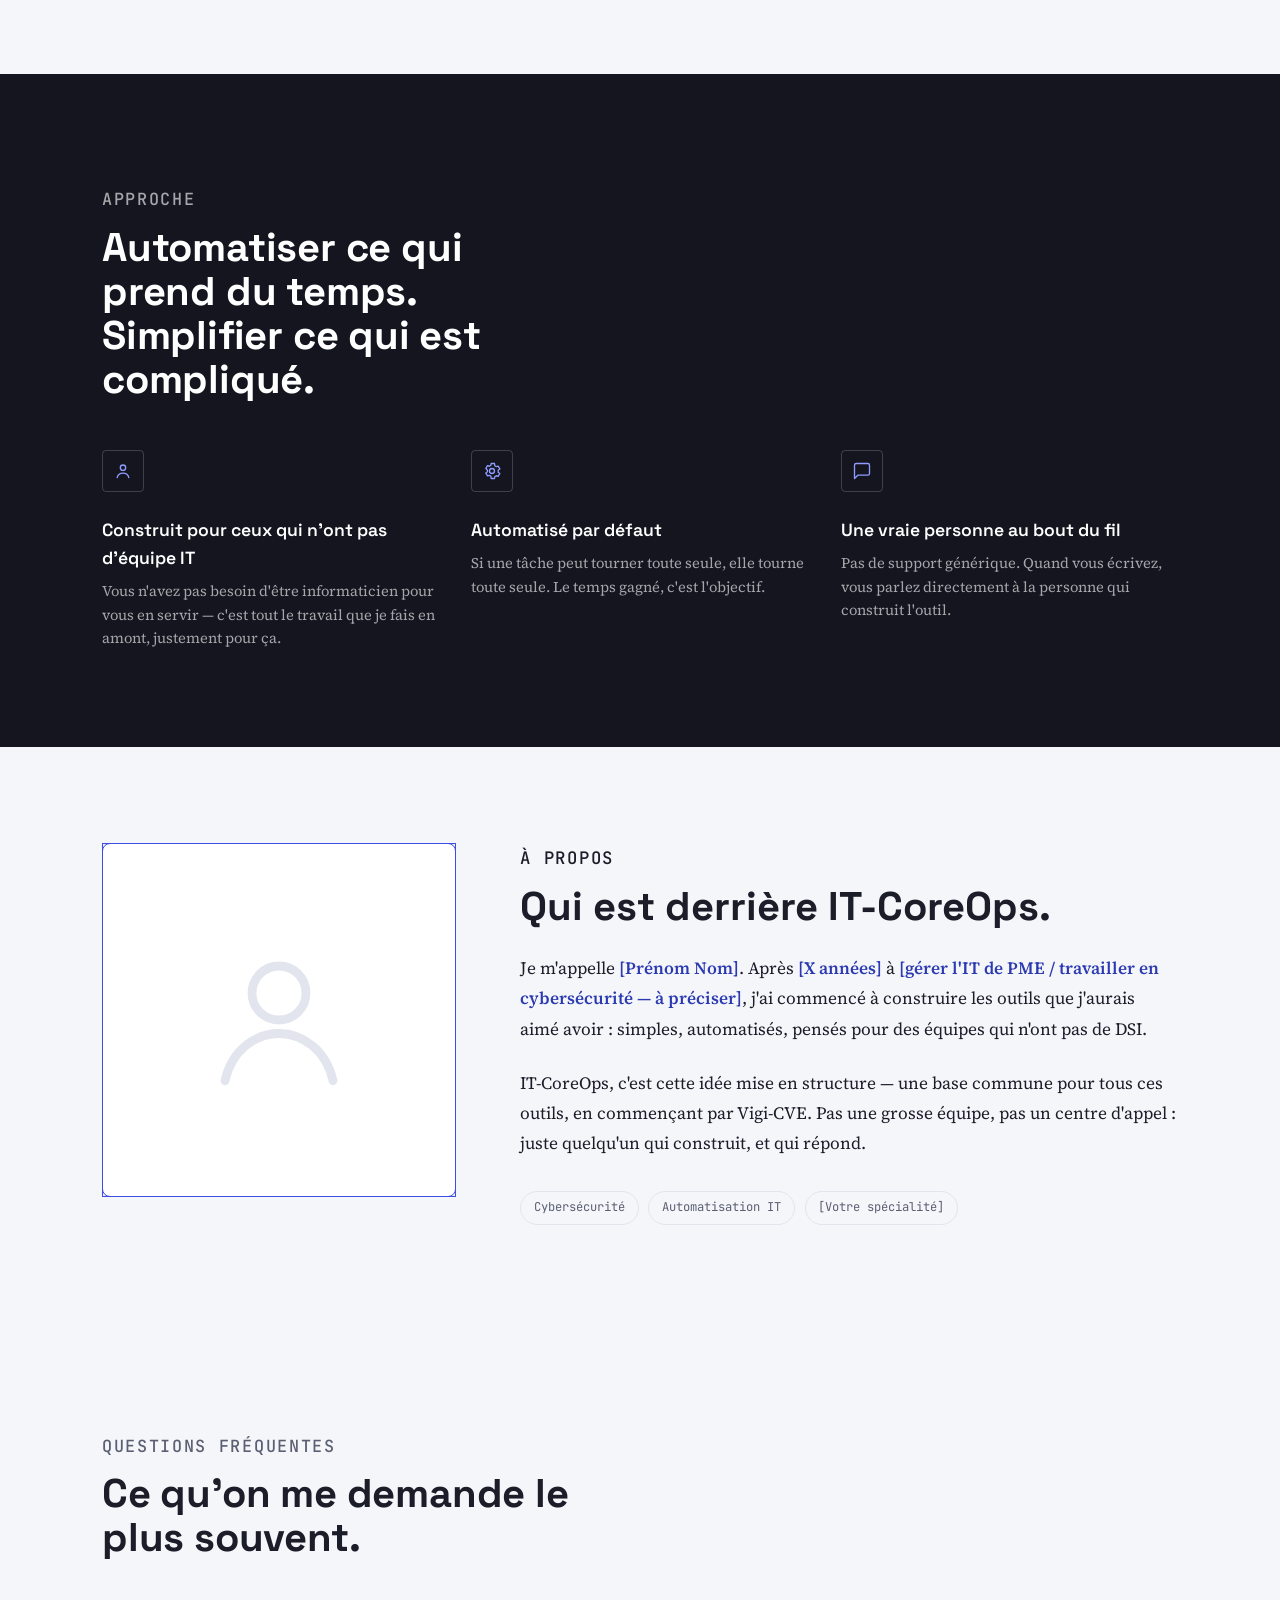
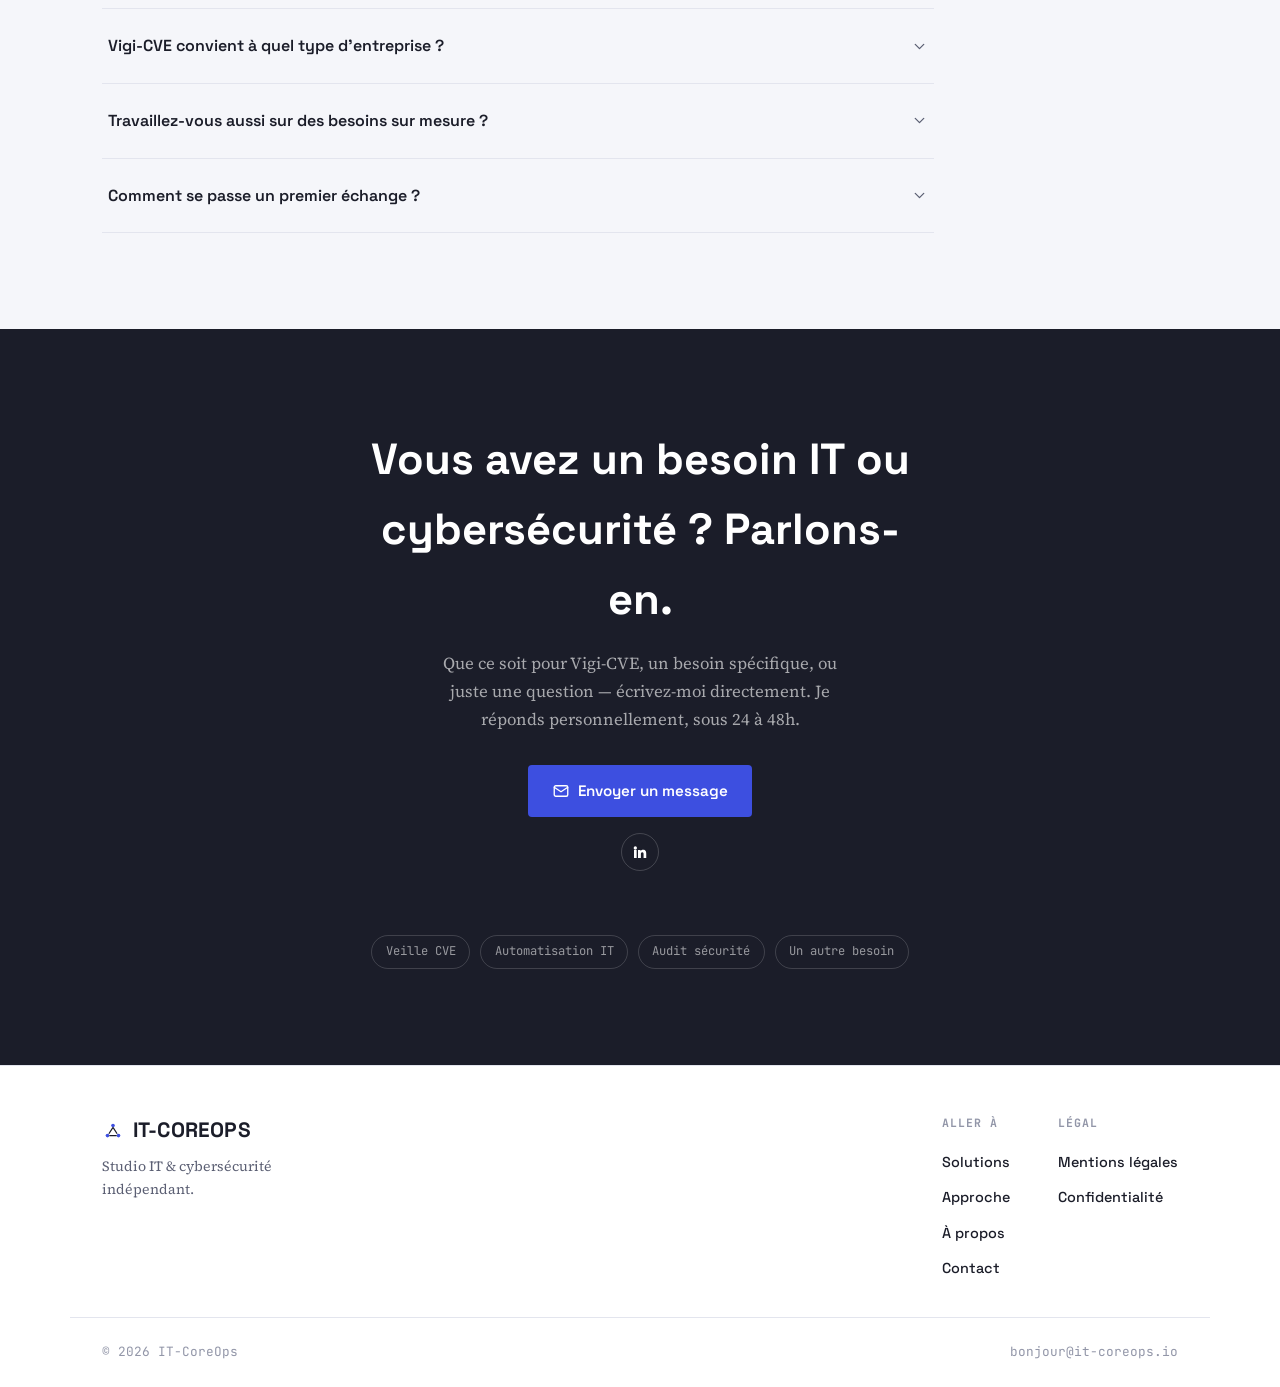
<file: it-coreops-site.html>
<!DOCTYPE html>
<html lang="fr">
<head>
<meta charset="UTF-8">
<meta name="viewport" content="width=device-width, initial-scale=1.0">
<title>IT-CoreOps — Studio IT &amp; cybersécurité indépendant</title>
<meta name="description" content="IT-CoreOps conçoit des outils IT et cybersécurité automatisés pour les structures sans équipe dédiée. Découvrez Vigi-CVE et parlons de votre besoin.">
<link rel="icon" href="data:image/svg+xml,%3Csvg xmlns='http://www.w3.org/2000/svg' viewBox='0 0 24 24'%3E%3Ccircle cx='12' cy='6' r='2' fill='%233D4FE0'/%3E%3Ccircle cx='6' cy='17' r='2' fill='%233D4FE0'/%3E%3Ccircle cx='18' cy='17' r='2' fill='%233D4FE0'/%3E%3Cpath d='M12 8l-4.5 7M12 8l4.5 7M8 17h8' stroke='%231B1D29' stroke-width='1.3'/%3E%3C/svg%3E" type="image/svg+xml">
<link rel="preconnect" href="https://fonts.googleapis.com">
<link rel="preconnect" href="https://fonts.gstatic.com" crossorigin>
<link href="https://fonts.googleapis.com/css2?family=Space+Grotesk:wght@500;600;700&family=Source+Serif+4:opsz,wght@8..60,400;8..60,500;8..60,600&family=JetBrains+Mono:wght@400;500&display=swap" rel="stylesheet">
<style>
:root{
  --paper:#F5F6FA; --surface:#FFFFFF; --ink:#1B1D29; --slate:#5B5F73; --slate-light:#9296A8;
  --line:#E3E5EE; --dark:#14151F;
  --cobalt:#3D4FE0; --cobalt-ink:#2B3AB0; --cobalt-dim:rgba(61,79,224,.09);
  --moss:#3D6B4F; --moss-dim:rgba(61,107,79,.12);
  --radius-sm:4px; --radius-md:8px; --radius-lg:14px;
  --shadow-card:0 1px 2px rgba(27,29,41,.04), 0 10px 26px -16px rgba(27,29,41,.16);
  --font-display:'Space Grotesk',sans-serif; --font-body:'Source Serif 4',serif; --font-mono:'JetBrains Mono',monospace;
  --container:1140px;
  --s1:.25rem;--s2:.5rem;--s3:.75rem;--s4:1rem;--s5:1.5rem;--s6:2rem;--s7:3rem;--s8:4rem;--s9:6rem;--s10:8rem;
  --nav-h:74px;
}
*,*::before,*::after{box-sizing:border-box;}
html{scroll-behavior:smooth;}
body{margin:0;font-family:var(--font-body);color:var(--ink);background:var(--paper);line-height:1.6;-webkit-font-smoothing:antialiased;}
img,svg{display:block;max-width:100%;}
a{color:inherit;text-decoration:none;}
ul{list-style:none;margin:0;padding:0;}
button{font:inherit;color:inherit;background:none;border:none;cursor:pointer;}
h1,h2,h3,h4,p{margin:0;}
section{scroll-margin-top:var(--nav-h);}
.container{max-width:var(--container);margin-inline:auto;padding-inline:var(--s6);}
.eyebrow{font-family:var(--font-mono);font-size:.74rem;letter-spacing:.1em;text-transform:uppercase;color:var(--cobalt-ink);font-weight:500;}
.eyebrow.on-dark{color:#8E9CFF;}
:focus-visible{outline:2px solid var(--cobalt);outline-offset:3px;border-radius:3px;}
.skip-link{position:absolute;left:-999px;background:var(--ink);color:#fff;padding:.75rem 1.25rem;border-radius:var(--radius-sm);z-index:200;font-family:var(--font-display);}
.skip-link:focus{left:var(--s4);top:var(--s4);}
.fd{font-family:var(--font-display);}

/* Buttons */
.btn{display:inline-flex;align-items:center;justify-content:center;gap:.5rem;padding:.85rem 1.5rem;border-radius:var(--radius-sm);font-family:var(--font-display);font-weight:600;font-size:.95rem;transition:transform .15s ease, box-shadow .15s ease, background .15s ease, border-color .15s;white-space:nowrap;}
.btn-primary{background:var(--cobalt);color:#fff;}
.btn-primary:hover{transform:translateY(-1px);box-shadow:0 12px 26px -12px rgba(61,79,224,.55);}
.btn-ghost{border:1px solid var(--line);color:var(--ink);}
.btn-ghost:hover{border-color:var(--slate-light);background:#fff;}
.btn-ghost-dark{border:1px solid rgba(255,255,255,.18);color:#fff;}
.btn-ghost-dark:hover{background:rgba(255,255,255,.06);}
.btn-small{padding:.6rem 1.1rem;font-size:.85rem;}

/* Nav */
.nav{position:sticky;top:0;z-index:100;background:rgba(245,246,250,.88);backdrop-filter:blur(10px);border-bottom:1px solid var(--line);}
.nav-inner{height:var(--nav-h);display:flex;align-items:center;justify-content:space-between;}
.logo{display:flex;align-items:center;gap:.55rem;font-family:var(--font-display);font-weight:700;font-size:1.3rem;letter-spacing:.01em;}
.logo svg{width:22px;height:22px;}
.nav-links{display:flex;align-items:center;gap:var(--s7);}
.nav-links a{font-family:var(--font-display);font-size:.92rem;font-weight:500;color:var(--slate);transition:color .15s;}
.nav-links a:hover{color:var(--ink);}
.nav-right{display:flex;align-items:center;gap:var(--s5);}
.nav-toggle{display:none;width:40px;height:40px;align-items:center;justify-content:center;}
.nav-toggle .icon-close{display:none;}
.nav-toggle.is-open .icon-open{display:none;}
.nav-toggle.is-open .icon-close{display:block;}

/* Hero */
.hero-inner{padding-block:var(--s9) var(--s8);display:grid;grid-template-columns:1fr .85fr;gap:var(--s8);align-items:center;}
.hero h1{font-family:var(--font-display);font-weight:700;font-size:clamp(2.3rem,1.85rem + 2.2vw,3.6rem);line-height:1.05;letter-spacing:-.01em;max-width:15ch;}
.hero p.lead{margin-top:var(--s5);font-size:clamp(1.08rem,1rem + .3vw,1.22rem);color:var(--slate);max-width:50ch;line-height:1.65;}
.hero p.lead .ph{color:var(--cobalt-ink);font-weight:600;font-style:normal;}
.hero-ctas{margin-top:var(--s7);display:flex;flex-wrap:wrap;gap:var(--s4);align-items:center;}
.hero-note{margin-top:var(--s5);font-family:var(--font-mono);font-size:.76rem;color:var(--slate-light);letter-spacing:.02em;}

/* Node graph */
.graph-wrap{display:flex;align-items:center;justify-content:center;}
.graph{width:100%;max-width:420px;}
.node-line{stroke:var(--line);stroke-width:1.4;}
.node-line.active{stroke:var(--moss);stroke-width:1.6;}
.node-dot{fill:var(--surface);stroke:var(--slate-light);stroke-width:1.4;}
.node-dot.hub{fill:var(--ink);stroke:none;}
.node-dot.active{fill:var(--moss);stroke:none;}
.node-pulse{fill:var(--moss);}
.node-label{font-family:var(--font-mono);font-size:9.5px;fill:var(--slate);}
.node-label.active{fill:var(--moss);font-weight:500;}

/* Section base */
.section{padding-block:var(--s9);}
.section-head{max-width:60ch;margin-bottom:var(--s7);}
.section-head h2{font-family:var(--font-display);font-weight:700;font-size:clamp(1.8rem,1.55rem + 1.2vw,2.5rem);letter-spacing:-.005em;margin-top:var(--s3);line-height:1.1;}
.section-head p{margin-top:var(--s4);color:var(--slate);font-size:1.05rem;line-height:1.65;}

/* Solutions */
.sol-grid{display:grid;grid-template-columns:repeat(3,1fr);gap:var(--s5);}
.sol-card{background:var(--surface);border:1px solid var(--line);border-radius:var(--radius-lg);padding:var(--s6);display:flex;flex-direction:column;}
.sol-card.future{background:transparent;border-style:dashed;}
.sol-status{display:flex;align-items:center;gap:.45rem;font-family:var(--font-mono);font-size:.72rem;letter-spacing:.04em;text-transform:uppercase;color:var(--moss);margin-bottom:var(--s5);}
.sol-card.future .sol-status{color:var(--slate-light);}
.dot{width:7px;height:7px;border-radius:50%;background:var(--moss);}
.sol-card.future .dot{background:none;border:1.4px solid var(--slate-light);}
.sol-card h3{font-family:var(--font-display);font-weight:700;font-size:1.35rem;}
.sol-card p{margin-top:var(--s3);color:var(--slate);font-size:.95rem;line-height:1.6;flex:1;}
.sol-link{margin-top:var(--s5);font-family:var(--font-display);font-weight:600;font-size:.9rem;color:var(--cobalt-ink);display:inline-flex;align-items:center;gap:.3rem;}
.sol-link svg{width:15px;height:15px;}

/* Approche */
.approche{background:var(--dark);color:#fff;}
.approche .section-head p{color:rgba(255,255,255,.62);}
.principles{display:grid;grid-template-columns:repeat(3,1fr);gap:var(--s6);}
.principle-icon{width:42px;height:42px;border:1px solid rgba(255,255,255,.18);border-radius:var(--radius-sm);display:flex;align-items:center;justify-content:center;margin-bottom:var(--s5);}
.principle-icon svg{width:20px;height:20px;color:#8E9CFF;}
.principle h3{font-family:var(--font-display);font-weight:600;font-size:1.1rem;margin-bottom:var(--s2);}
.principle p{color:rgba(255,255,255,.62);font-size:.92rem;line-height:1.6;}

/* About */
.about-grid{display:grid;grid-template-columns:.7fr 1.3fr;gap:var(--s8);align-items:start;}
.avatar-box{aspect-ratio:1;border:1.4px solid var(--cobalt);border-radius:var(--radius-md);position:relative;display:flex;align-items:center;justify-content:center;background:var(--surface);}
.avatar-box svg{width:46%;height:46%;color:var(--line);}
.crop{position:absolute;width:14px;height:14px;}
.crop.tl{top:-1px;left:-1px;border-top:1.4px solid var(--cobalt);border-left:1.4px solid var(--cobalt);}
.crop.tr{top:-1px;right:-1px;border-top:1.4px solid var(--cobalt);border-right:1.4px solid var(--cobalt);}
.crop.bl{bottom:-1px;left:-1px;border-bottom:1.4px solid var(--cobalt);border-left:1.4px solid var(--cobalt);}
.crop.br{bottom:-1px;right:-1px;border-bottom:1.4px solid var(--cobalt);border-right:1.4px solid var(--cobalt);}
.about-text p{font-size:1.08rem;line-height:1.75;color:var(--ink);}
.about-text p+p{margin-top:var(--s5);}
.about-text .ph{color:var(--cobalt-ink);font-weight:600;font-style:normal;}
.tags{margin-top:var(--s6);display:flex;flex-wrap:wrap;gap:.6rem;}
.tag{font-family:var(--font-mono);font-size:.76rem;padding:.4rem .8rem;border:1px solid var(--line);border-radius:99px;color:var(--slate);}

/* FAQ */
.faq-list{border-top:1px solid var(--line);max-width:52rem;}
.faq-item{border-bottom:1px solid var(--line);}
.faq-q{width:100%;display:flex;justify-content:space-between;align-items:center;padding-block:var(--s5);text-align:left;font-family:var(--font-display);font-weight:600;font-size:1rem;gap:var(--s4);}
.faq-q svg{width:17px;height:17px;flex-shrink:0;color:var(--slate);transition:transform .25s ease;}
.faq-item.open .faq-q svg{transform:rotate(180deg);color:var(--cobalt);}
.faq-a-wrap{display:grid;grid-template-rows:0fr;transition:grid-template-rows .3s ease;}
.faq-item.open .faq-a-wrap{grid-template-rows:1fr;}
.faq-a-inner{overflow:hidden;}
.faq-a-inner p{padding-bottom:var(--s5);color:var(--slate);font-size:.97rem;line-height:1.65;max-width:56ch;}

/* Contact */
.contact{background:var(--ink);color:#fff;text-align:center;}
.contact-inner{padding-block:var(--s9);display:flex;flex-direction:column;align-items:center;}
.contact h2{font-family:var(--font-display);font-weight:700;font-size:clamp(1.9rem,1.6rem + 1.4vw,2.8rem);max-width:20ch;}
.contact p.sub{margin-top:var(--s4);color:rgba(255,255,255,.62);font-size:1.05rem;max-width:48ch;line-height:1.65;}
.contact .btn{margin-top:var(--s6);}
.contact-secondary{margin-top:var(--s4);display:flex;align-items:center;gap:var(--s3);}
.contact-secondary a{width:38px;height:38px;border-radius:50%;border:1px solid rgba(255,255,255,.18);display:flex;align-items:center;justify-content:center;color:#fff;transition:.15s;}
.contact-secondary a:hover{background:rgba(255,255,255,.08);}
.contact-secondary svg{width:16px;height:16px;}
.starter-tags{margin-top:var(--s8);display:flex;flex-wrap:wrap;gap:.6rem;justify-content:center;}
.starter-tags span{font-family:var(--font-mono);font-size:.76rem;padding:.4rem .85rem;border:1px solid rgba(255,255,255,.16);border-radius:99px;color:rgba(255,255,255,.55);}

/* Footer */
.footer{background:var(--surface);border-top:1px solid var(--line);}
.footer-inner{padding-block:var(--s7) var(--s6);display:flex;justify-content:space-between;align-items:flex-start;flex-wrap:wrap;gap:var(--s6);}
.footer-brand p{margin-top:var(--s2);color:var(--slate);font-size:.88rem;max-width:30ch;}
.footer-links{display:flex;gap:var(--s7);}
.footer-col h4{font-family:var(--font-mono);font-size:.72rem;letter-spacing:.08em;text-transform:uppercase;color:var(--slate-light);margin-bottom:var(--s3);}
.footer-col li{padding-block:.3rem;}
.footer-col a{font-size:.9rem;font-family:var(--font-display);font-weight:500;}
.footer-col a:hover{color:var(--cobalt-ink);}
.footer-bottom{border-top:1px solid var(--line);padding-block:var(--s5);display:flex;justify-content:space-between;font-size:.8rem;color:var(--slate-light);flex-wrap:wrap;gap:var(--s3);font-family:var(--font-mono);}

/* Reveal */
.reveal{opacity:0;transform:translateY(16px);transition:opacity .6s ease, transform .6s ease;}
.reveal.in-view{opacity:1;transform:none;}

/* Responsive */
@media (max-width:980px){
  .hero-inner{grid-template-columns:1fr;gap:var(--s7);}
  .graph-wrap{order:-1;}
  .graph{max-width:300px;}
  .sol-grid{grid-template-columns:1fr 1fr;}
  .principles{grid-template-columns:1fr;gap:var(--s7);}
  .about-grid{grid-template-columns:1fr;}
  .avatar-box{max-width:200px;}
}
@media (max-width:760px){
  .nav-links{position:fixed;inset:var(--nav-h) 0 0 0;background:var(--paper);flex-direction:column;align-items:flex-start;padding:var(--s6);gap:var(--s5);transform:translateX(100%);transition:transform .25s ease;overflow-y:auto;}
  .nav-links.is-open{transform:translateX(0);}
  .nav-links a{font-size:1.1rem;}
  .nav-toggle{display:flex;}
  .nav .btn-primary{display:none;}
  .nav-links .btn-primary{display:inline-flex;margin-top:var(--s4);}
  .sol-grid{grid-template-columns:1fr;}
  .footer-inner{flex-direction:column;}
  .footer-links{gap:var(--s6);flex-wrap:wrap;}
  .container{padding-inline:var(--s5);}
}
@media (prefers-reduced-motion:reduce){
  html{scroll-behavior:auto;}
  .reveal{opacity:1;transform:none;transition:none;}
  animateMotion{display:none;}
}
</style>
</head>
<body>
<a class="skip-link" href="#main">Aller au contenu</a>

<header class="nav">
  <div class="container nav-inner">
    <a class="logo" href="#">
      <svg viewBox="0 0 24 24" fill="none"><circle cx="12" cy="6" r="2" fill="#3D4FE0"/><circle cx="6" cy="17" r="2" fill="#3D4FE0"/><circle cx="18" cy="17" r="2" fill="#3D4FE0"/><path d="M12 8l-4.5 7M12 8l4.5 7M8 17h8" stroke="currentColor" stroke-width="1.3"/></svg>
      IT-COREOPS
    </a>
    <nav class="nav-links" id="navLinks">
      <a href="#solutions">Solutions</a>
      <a href="#approche">Approche</a>
      <a href="#a-propos">À propos</a>
      <a href="#faq">FAQ</a>
      <a class="btn btn-primary btn-small" href="#contact">Discutons de votre besoin</a>
    </nav>
    <div class="nav-right">
      <a class="btn btn-primary btn-small" href="#contact">Discutons de votre besoin</a>
      <button class="nav-toggle" id="navToggle" aria-label="Ouvrir le menu" aria-expanded="false" aria-controls="navLinks">
        <svg class="icon-open" viewBox="0 0 24 24" fill="none" stroke="currentColor" stroke-width="1.8" stroke-linecap="round"><line x1="3" y1="6" x2="21" y2="6"/><line x1="3" y1="12" x2="21" y2="12"/><line x1="3" y1="18" x2="21" y2="18"/></svg>
        <svg class="icon-close" viewBox="0 0 24 24" fill="none" stroke="currentColor" stroke-width="1.8" stroke-linecap="round"><line x1="6" y1="6" x2="18" y2="18"/><line x1="18" y1="6" x2="6" y2="18"/></svg>
      </button>
    </div>
  </div>
</header>

<main id="main">

  <section class="hero">
    <div class="container hero-inner">
      <div>
        <p class="eyebrow">Studio IT &amp; cybersécurité indépendant</p>
        <h1 class="reveal">L'IT et la cybersécurité, automatisées et simplifiées.</h1>
        <p class="lead reveal">Je suis <span class="ph">[Prénom]</span>, et je construis les outils que les petites structures n'ont jamais le temps de construire elles-mêmes — en commençant par Vigi-CVE, ma veille de vulnérabilités automatisée. Une structure, plusieurs solutions, le même principe à chaque fois.</p>
        <div class="hero-ctas reveal">
          <a class="btn btn-primary" href="#contact">Discutons de votre besoin</a>
          <a class="btn btn-ghost" href="#solutions">Découvrir Vigi-CVE</a>
        </div>
        <p class="hero-note">RÉPONSE PERSONNELLE SOUS 24–48H · PAS DE FORMULAIRE GÉNÉRIQUE</p>
      </div>
      <div class="graph-wrap" aria-hidden="true">
        <svg class="graph" viewBox="0 0 440 380">
          <line class="node-line active" x1="220" y1="200" x2="340" y2="100"/>
          <line class="node-line" x1="220" y1="200" x2="370" y2="260"/>
          <line class="node-line" x1="220" y1="200" x2="180" y2="330"/>
          <line class="node-line" x1="220" y1="200" x2="80" y2="130"/>
          <circle class="node-pulse" r="3.4"><animateMotion dur="2.6s" repeatCount="indefinite" path="M220,200 L340,100"/></circle>
          <circle class="node-dot hub" cx="220" cy="200" r="9"/>
          <text class="node-label" x="220" y="222" text-anchor="middle">IT-COREOPS</text>
          <circle class="node-dot active" cx="340" cy="100" r="7"/>
          <text class="node-label active" x="340" y="84" text-anchor="middle">VIGI-CVE · ACTIF</text>
          <circle class="node-dot" cx="370" cy="260" r="6" stroke-dasharray="2 2"/>
          <circle class="node-dot" cx="180" cy="330" r="6" stroke-dasharray="2 2"/>
          <text class="node-label" x="180" y="352" text-anchor="middle">À VENIR</text>
          <circle class="node-dot" cx="80" cy="130" r="6" stroke-dasharray="2 2"/>
        </svg>
      </div>
    </div>
  </section>

  <section class="section" id="solutions">
    <div class="container">
      <div class="section-head reveal">
        <p class="eyebrow">Solutions</p>
        <h2>Une structure, plusieurs outils.</h2>
        <p>IT-CoreOps est pensée pour grandir produit par produit. Aujourd'hui, une solution en production — d'autres en réflexion.</p>
      </div>
      <div class="sol-grid">
        <div class="sol-card reveal">
          <p class="sol-status"><span class="dot"></span>Actif</p>
          <h3>Vigi-CVE</h3>
          <p>Veille automatisée des vulnérabilités (CVE) qui touchent votre stack logicielle. Une alerte claire dès qu'une faille critique vous concerne, sans avoir à surveiller vous-même les bases de données de sécurité.</p>
          <a class="sol-link" href="#">Voir Vigi-CVE <svg viewBox="0 0 24 24" fill="none" stroke="currentColor" stroke-width="2" stroke-linecap="round" stroke-linejoin="round"><line x1="5" y1="12" x2="19" y2="12"/><polyline points="12 5 19 12 12 19"/></svg></a>
        </div>
        <div class="sol-card future reveal">
          <p class="sol-status"><span class="dot"></span>À venir</p>
          <h3>Prochaine solution</h3>
          <p>De nouveaux outils d'automatisation IT et cybersécurité sont en cours de réflexion, dans la continuité de Vigi-CVE.</p>
        </div>
        <div class="sol-card future reveal">
          <p class="sol-status"><span class="dot"></span>Sur mesure</p>
          <h3>Votre besoin spécifique</h3>
          <p>Un sujet IT ou cybersécurité vous prend du temps et n'a pas encore de solution toute faite ? C'est exactement ce dont IT-CoreOps aime discuter.</p>
        </div>
      </div>
    </div>
  </section>

  <section class="section approche" id="approche">
    <div class="container">
      <div class="section-head reveal">
        <p class="eyebrow on-dark">Approche</p>
        <h2>Automatiser ce qui prend du temps. Simplifier ce qui est compliqué.</h2>
      </div>
      <div class="principles">
        <div class="principle reveal">
          <div class="principle-icon"><svg viewBox="0 0 24 24" fill="none" stroke="currentColor" stroke-width="1.6" stroke-linecap="round" stroke-linejoin="round"><circle cx="12" cy="8" r="3.2"/><path d="M5 20c.8-3.6 3.6-5.5 7-5.5s6.2 1.9 7 5.5"/></svg></div>
          <h3>Construit pour ceux qui n'ont pas d'équipe IT</h3>
          <p>Vous n'avez pas besoin d'être informaticien pour vous en servir — c'est tout le travail que je fais en amont, justement pour ça.</p>
        </div>
        <div class="principle reveal">
          <div class="principle-icon"><svg viewBox="0 0 24 24" fill="none" stroke="currentColor" stroke-width="1.6" stroke-linecap="round" stroke-linejoin="round"><circle cx="12" cy="12" r="3"/><path d="M19.4 13a7.6 7.6 0 0 0 0-2l2-1.5-2-3.4-2.3.7a7.6 7.6 0 0 0-1.7-1L15 3h-4l-.4 2.3a7.6 7.6 0 0 0-1.7 1l-2.3-.7-2 3.4L6.6 11a7.6 7.6 0 0 0 0 2l-2 1.5 2 3.4 2.3-.7a7.6 7.6 0 0 0 1.7 1L11 21h4l.4-2.3a7.6 7.6 0 0 0 1.7-1l2.3.7 2-3.4-2-1.5z"/></svg></div>
          <h3>Automatisé par défaut</h3>
          <p>Si une tâche peut tourner toute seule, elle tourne toute seule. Le temps gagné, c'est l'objectif.</p>
        </div>
        <div class="principle reveal">
          <div class="principle-icon"><svg viewBox="0 0 24 24" fill="none" stroke="currentColor" stroke-width="1.6" stroke-linecap="round" stroke-linejoin="round"><path d="M21 15a2 2 0 0 1-2 2H7l-4 4V5a2 2 0 0 1 2-2h14a2 2 0 0 1 2 2z"/></svg></div>
          <h3>Une vraie personne au bout du fil</h3>
          <p>Pas de support générique. Quand vous écrivez, vous parlez directement à la personne qui construit l'outil.</p>
        </div>
      </div>
    </div>
  </section>

  <section class="section" id="a-propos">
    <div class="container about-grid">
      <div class="reveal">
        <div class="avatar-box">
          <span class="crop tl"></span><span class="crop tr"></span><span class="crop bl"></span><span class="crop br"></span>
          <svg viewBox="0 0 24 24" fill="none" stroke="currentColor" stroke-width="1.3" stroke-linecap="round" stroke-linejoin="round"><circle cx="12" cy="8" r="4"/><path d="M4 21c1-4.5 4.5-7 8-7s7 2.5 8 7"/></svg>
        </div>
      </div>
      <div class="about-text reveal">
        <p class="eyebrow">À propos</p>
        <h2 class="fd" style="font-size:clamp(1.8rem,1.55rem + 1.2vw,2.5rem);font-weight:700;margin-top:var(--s3);margin-bottom:var(--s5);line-height:1.1;">Qui est derrière IT-CoreOps.</h2>
        <p>Je m'appelle <span class="ph">[Prénom Nom]</span>. Après <span class="ph">[X années]</span> à <span class="ph">[gérer l'IT de PME / travailler en cybersécurité — à préciser]</span>, j'ai commencé à construire les outils que j'aurais aimé avoir : simples, automatisés, pensés pour des équipes qui n'ont pas de DSI.</p>
        <p>IT-CoreOps, c'est cette idée mise en structure — une base commune pour tous ces outils, en commençant par Vigi-CVE. Pas une grosse équipe, pas un centre d'appel : juste quelqu'un qui construit, et qui répond.</p>
        <div class="tags">
          <span class="tag">Cybersécurité</span>
          <span class="tag">Automatisation IT</span>
          <span class="tag">[Votre spécialité]</span>
        </div>
      </div>
    </div>
  </section>

  <section class="section" id="faq">
    <div class="container">
      <div class="section-head reveal">
        <p class="eyebrow">Questions fréquentes</p>
        <h2>Ce qu'on me demande le plus souvent.</h2>
      </div>
      <div class="faq-list reveal">
        <div class="faq-item">
          <button class="faq-q" aria-expanded="false">Vigi-CVE convient à quel type d'entreprise ?<svg viewBox="0 0 24 24" fill="none" stroke="currentColor" stroke-width="1.8" stroke-linecap="round" stroke-linejoin="round"><polyline points="6 9 12 15 18 9"/></svg></button>
          <div class="faq-a-wrap"><div class="faq-a-inner"><p>Principalement des PME sans équipe sécurité dédiée, qui veulent être informées des vulnérabilités critiques sans surveiller elles-mêmes les bases de données CVE.</p></div></div>
        </div>
        <div class="faq-item">
          <button class="faq-q" aria-expanded="false">Travaillez-vous aussi sur des besoins sur mesure ?<svg viewBox="0 0 24 24" fill="none" stroke="currentColor" stroke-width="1.8" stroke-linecap="round" stroke-linejoin="round"><polyline points="6 9 12 15 18 9"/></svg></button>
          <div class="faq-a-wrap"><div class="faq-a-inner"><p>Oui. IT-CoreOps existe justement pour ça — si Vigi-CVE ne couvre pas votre besoin, écrivez-moi et on regarde ensemble ce qui est possible.</p></div></div>
        </div>
        <div class="faq-item">
          <button class="faq-q" aria-expanded="false">Comment se passe un premier échange ?<svg viewBox="0 0 24 24" fill="none" stroke="currentColor" stroke-width="1.8" stroke-linecap="round" stroke-linejoin="round"><polyline points="6 9 12 15 18 9"/></svg></button>
          <div class="faq-a-wrap"><div class="faq-a-inner"><p>Un message, un échange de 20-30 minutes pour comprendre votre contexte, et un retour honnête sur si et comment je peux aider. Pas de discours commercial.</p></div></div>
        </div>
      </div>
    </div>
  </section>

  <section class="contact" id="contact">
    <div class="container contact-inner">
      <h2 class="reveal">Vous avez un besoin IT ou cybersécurité ? Parlons-en.</h2>
      <p class="sub reveal">Que ce soit pour Vigi-CVE, un besoin spécifique, ou juste une question — écrivez-moi directement. Je réponds personnellement, sous 24 à 48h.</p>
      <a class="btn btn-primary reveal" href="mailto:bonjour@it-coreops.io">
        <svg viewBox="0 0 24 24" fill="none" stroke="currentColor" stroke-width="1.8" stroke-linecap="round" stroke-linejoin="round" width="18" height="18"><rect x="3" y="5" width="18" height="14" rx="2"/><path d="M3 7l9 6 9-6"/></svg>
        Envoyer un message
      </a>
      <div class="contact-secondary reveal">
        <a href="#" aria-label="LinkedIn"><svg viewBox="0 0 24 24" fill="currentColor"><path d="M4.98 3.5a2.5 2.5 0 1 1 0 5 2.5 2.5 0 0 1 0-5zM3 9h4v12H3zM9 9h3.8v1.7h.05c.53-1 1.83-2.05 3.76-2.05 4.02 0 4.76 2.65 4.76 6.1V21h-4v-5.6c0-1.34-.02-3.06-1.87-3.06-1.87 0-2.16 1.46-2.16 2.97V21H9z"/></svg></a>
      </div>
      <div class="starter-tags reveal">
        <span>Veille CVE</span>
        <span>Automatisation IT</span>
        <span>Audit sécurité</span>
        <span>Un autre besoin</span>
      </div>
    </div>
  </section>

</main>

<footer class="footer">
  <div class="container footer-inner">
    <div class="footer-brand">
      <a class="logo" href="#">
        <svg viewBox="0 0 24 24" fill="none"><circle cx="12" cy="6" r="2" fill="#3D4FE0"/><circle cx="6" cy="17" r="2" fill="#3D4FE0"/><circle cx="18" cy="17" r="2" fill="#3D4FE0"/><path d="M12 8l-4.5 7M12 8l4.5 7M8 17h8" stroke="currentColor" stroke-width="1.3"/></svg>
        IT-COREOPS
      </a>
      <p>Studio IT &amp; cybersécurité indépendant.</p>
    </div>
    <div class="footer-links">
      <div class="footer-col">
        <h4>Aller à</h4>
        <ul>
          <li><a href="#solutions">Solutions</a></li>
          <li><a href="#approche">Approche</a></li>
          <li><a href="#a-propos">À propos</a></li>
          <li><a href="#contact">Contact</a></li>
        </ul>
      </div>
      <div class="footer-col">
        <h4>Légal</h4>
        <ul>
          <li><a href="#">Mentions légales</a></li>
          <li><a href="#">Confidentialité</a></li>
        </ul>
      </div>
    </div>
  </div>
  <div class="container footer-bottom">
    <span>© 2026 IT-CoreOps</span>
    <span>bonjour@it-coreops.io</span>
  </div>
</footer>

<script>
const navToggle = document.getElementById('navToggle');
const navLinks = document.getElementById('navLinks');
navToggle.addEventListener('click', () => {
  const isOpen = navLinks.classList.toggle('is-open');
  navToggle.classList.toggle('is-open', isOpen);
  navToggle.setAttribute('aria-expanded', String(isOpen));
  navToggle.setAttribute('aria-label', isOpen ? 'Fermer le menu' : 'Ouvrir le menu');
});
navLinks.querySelectorAll('a').forEach(a => a.addEventListener('click', () => {
  navLinks.classList.remove('is-open');
  navToggle.classList.remove('is-open');
  navToggle.setAttribute('aria-expanded', 'false');
}));

document.querySelectorAll('.faq-item').forEach(item => {
  const btn = item.querySelector('.faq-q');
  btn.addEventListener('click', () => {
    const isOpen = item.classList.toggle('open');
    btn.setAttribute('aria-expanded', String(isOpen));
  });
});

const revealEls = document.querySelectorAll('.reveal');
if ('IntersectionObserver' in window) {
  const io = new IntersectionObserver((entries) => {
    entries.forEach(entry => {
      if (entry.isIntersecting) {
        entry.target.classList.add('in-view');
        io.unobserve(entry.target);
      }
    });
  }, { threshold: 0.12, rootMargin: '0px 0px -40px 0px' });
  revealEls.forEach(el => io.observe(el));
} else {
  revealEls.forEach(el => el.classList.add('in-view'));
}
</script>
</body>
</html>
</file>
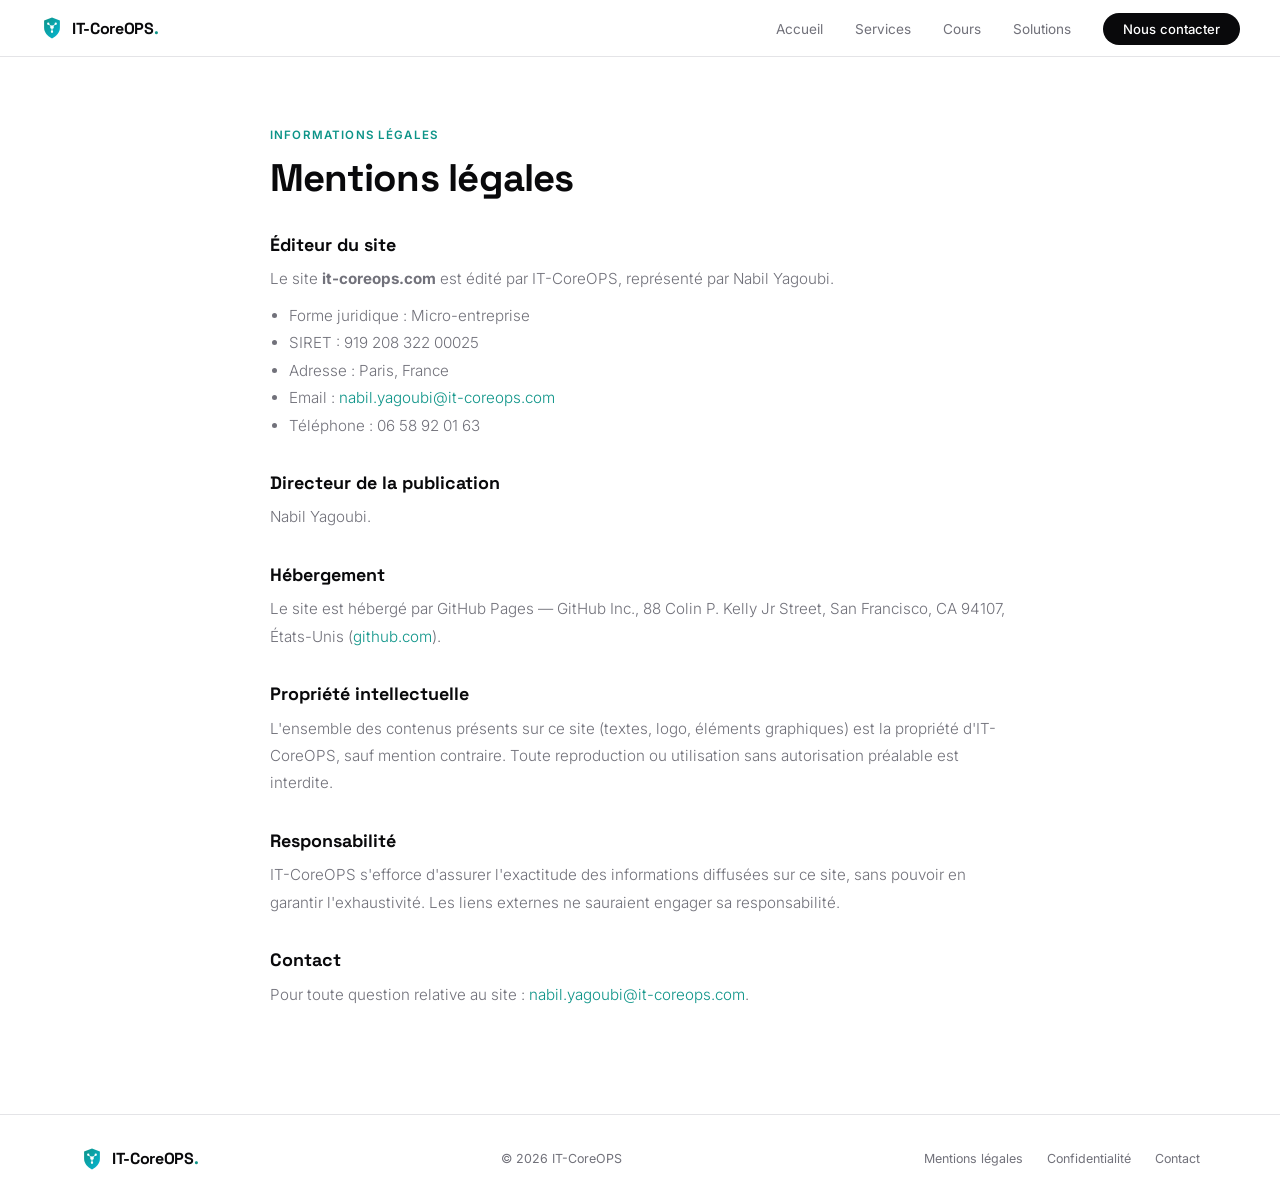
<file: mentions-legales.html>
<!DOCTYPE html>
<html lang="fr">
<head>
  <meta charset="UTF-8" />
  <meta name="viewport" content="width=device-width, initial-scale=1.0" />
  <title>Mentions légales | IT-CoreOPS</title>
  <meta name="description" content="Mentions légales du site IT-CoreOPS : éditeur, directeur de publication, hébergement et propriété intellectuelle." />
    <link rel="icon" type="image/svg+xml" href="favicon.svg" />
  <link rel="canonical" href="https://it-coreops.com/mentions-legales.html" />
  <meta name="robots" content="index, follow" />
  <meta property="og:type" content="website" />
  <meta property="og:site_name" content="IT-CoreOPS" />
  <meta property="og:locale" content="fr_FR" />
  <meta property="og:url" content="https://it-coreops.com/mentions-legales.html" />
  <meta property="og:title" content="Mentions légales | IT-CoreOPS" />
  <meta property="og:description" content="Mentions légales du site IT-CoreOPS : éditeur, directeur de publication, hébergement et propriété intellectuelle." />
  <meta property="og:image" content="https://it-coreops.com/og-image.png" />
  <meta name="twitter:card" content="summary_large_image" />
  <meta name="twitter:image" content="https://it-coreops.com/og-image.png" />
  <link rel="preconnect" href="https://fonts.googleapis.com" />
  <link rel="preconnect" href="https://fonts.gstatic.com" crossorigin />
  <link href="https://fonts.googleapis.com/css2?family=Space+Grotesk:wght@500;600;700&family=Inter:ital,wght@0,300;0,400;0,500;0,600;1,300&display=swap" rel="stylesheet" />
  <style>
    *, *::before, *::after { box-sizing: border-box; margin: 0; padding: 0; }

    :root {
      --white: #FFFFFF;
      --black: #09090B;
      --violet: #0D9488;
      --violet-l: #14B8A6;
      --sky: #06B6D4;
      --lavender: #E6FBF9;
      --surface: #FAFAFA;
      --border: #E4E4E7;
      --muted: #71717A;
      --dark: #18181B;
      --grad: linear-gradient(135deg, #0D9488 0%, #06B6D4 100%);
      --syne: 'Space Grotesk', sans-serif;
      --inter: 'Inter', sans-serif;
    }

    html { scroll-behavior: smooth; }

    body {
      font-family: var(--inter);
      background: var(--white);
      color: var(--black);
      overflow-x: hidden;
    }

    /* ─── NAV ─── */
    nav {
      position: fixed; top: 0; left: 0; right: 0; z-index: 100;
      display: flex; align-items: center; justify-content: space-between;
      padding: 1rem 2.5rem;
      background: rgba(255,255,255,0.88);
      backdrop-filter: blur(16px);
      border-bottom: 1px solid var(--border);
    }
    .logo {
      font-family: var(--syne); font-size: 1rem; font-weight: 700;
      color: var(--black); letter-spacing: -0.02em; text-decoration: none;
    }
    .logo-dot { color: var(--violet); }
    .nav-links { list-style: none; display: flex; align-items: center; gap: 2rem; }
    .nav-links a {
      font-size: 0.85rem; color: var(--muted); text-decoration: none; transition: color .2s;
    }
    .nav-links a:hover { color: var(--black); }
    .nav-btn {
      font-size: 0.82rem !important; font-weight: 500 !important;
      color: var(--white) !important; background: var(--black);
      padding: .5rem 1.25rem; border-radius: 100px; transition: opacity .2s !important;
    }
    .nav-btn:hover { opacity: .75; }

    /* ─── HERO ─── */
    .hero {
      position: relative; min-height: 100vh;
      display: flex; flex-direction: column;
      align-items: center; justify-content: center;
      text-align: center;
      padding: 9rem 2rem 5rem;
      overflow: hidden;
    }
    .blob {
      position: absolute; border-radius: 50%;
      filter: blur(90px); opacity: .10; pointer-events: none;
    }
    .blob-1 { width:650px;height:650px;background:var(--violet);top:-120px;left:-160px;animation:d1 20s ease-in-out infinite alternate; }
    .blob-2 { width:500px;height:500px;background:var(--sky);bottom:-80px;right:-100px;animation:d2 24s ease-in-out infinite alternate; }
    @keyframes d1 { to { transform:translate(60px,40px); } }
    @keyframes d2 { to { transform:translate(-50px,-30px); } }

    .hero-tag {
      display: inline-flex; align-items: center; gap: .45rem;
      font-size: .78rem; font-weight: 500; color: var(--violet);
      background: var(--lavender); border: 1px solid rgba(13,148,136,.2);
      padding: .3rem .9rem; border-radius: 100px; margin-bottom: 2rem;
    }
    .tag-dot {
      width:6px;height:6px;border-radius:50%;background:var(--violet);
      animation: pulse 2s ease-in-out infinite;
    }
    @keyframes pulse { 0%,100%{transform:scale(1);opacity:1} 50%{transform:scale(.7);opacity:.5} }

    .hero h1 {
      font-family: var(--syne);
      font-size: clamp(2.6rem, 6vw, 5.2rem);
      font-weight: 800; line-height: 1.07; letter-spacing: -.035em;
      max-width: 900px; margin-bottom: 1.5rem;
    }
    .g { background: var(--grad); -webkit-background-clip:text; -webkit-text-fill-color:transparent; background-clip:text; }

    .hero-sub {
      font-size: 1.1rem; color: var(--muted); max-width: 54ch;
      line-height: 1.75; font-weight: 300; margin-bottom: 2.5rem;
    }
    .hero-actions { display:flex; gap:1rem; justify-content:center; flex-wrap:wrap; margin-bottom:3.5rem; }

    .btn-g {
      font-size:.9rem; font-weight:500; padding:.85rem 2rem;
      background:var(--grad); color:var(--white); border:none;
      border-radius:100px; text-decoration:none; cursor:pointer;
      transition:opacity .2s, transform .2s;
      box-shadow:0 4px 20px rgba(13,148,136,.3);
    }
    .btn-g:hover { opacity:.88; transform:translateY(-1px); }

    .btn-out {
      font-size:.9rem; font-weight:400; padding:.85rem 2rem;
      background:transparent; color:var(--black);
      border:1.5px solid var(--border); border-radius:100px;
      text-decoration:none; transition:border-color .2s, background .2s;
    }
    .btn-out:hover { border-color:#A1A1AA; background:var(--surface); }

    .flags {
      display:flex; gap:1.5rem; justify-content:center; flex-wrap:wrap;
      font-size:.82rem; color:var(--muted);
    }
    .flag-item { display:flex; align-items:center; gap:.4rem; }
    .flag-sep { color:var(--border); }

    /* ─── SECTION SHARED ─── */
    .section { max-width:1120px; margin:0 auto; padding:6rem 2.5rem; }
    .eyebrow {
      font-size:.72rem; font-weight:600; letter-spacing:.1em;
      text-transform:uppercase; color:var(--violet); margin-bottom:.9rem;
    }
    .section-h {
      font-family:var(--syne); font-size:clamp(1.8rem,3vw,2.6rem);
      font-weight:700; letter-spacing:-.02em; line-height:1.15; margin-bottom:1rem;
    }
    .section-sub {
      color:var(--muted); font-size:.95rem; line-height:1.75;
      font-weight:300; max-width:56ch; margin-bottom:3rem;
    }

    /* ─── SERVICES ─── */
    .services-bg { background:var(--surface); border-top:1px solid var(--border); border-bottom:1px solid var(--border); }

    .services-grid {
      display:grid; grid-template-columns:repeat(2,1fr); gap:1.5rem;
    }
    .scard {
      background:var(--white); border:1.5px solid var(--border);
      border-radius:16px; padding:2rem;
      transition:border-color .2s, box-shadow .2s, transform .2s;
      position:relative; overflow:hidden;
    }
    .scard::before {
      content:''; position:absolute; top:0;left:0;right:0; height:3px;
      background:var(--grad); transform:scaleX(0); transform-origin:left;
      transition:transform .3s ease;
    }
    .scard:hover { border-color:rgba(13,148,136,.25); box-shadow:0 8px 30px rgba(13,148,136,.07); transform:translateY(-3px); }
    .scard:hover::before { transform:scaleX(1); }

    .scard-icon { font-size:1.6rem; margin-bottom:1.25rem; }
    .scard-title { font-family:var(--syne); font-size:1.1rem; font-weight:700; margin-bottom:.65rem; letter-spacing:-.01em; }
    .scard-desc { font-size:.875rem; color:var(--muted); line-height:1.7; font-weight:300; margin-bottom:1.25rem; }
    .tag-row { display:flex; flex-wrap:wrap; gap:.4rem; }
    .stag {
      font-size:.7rem; font-weight:500; padding:.22rem .65rem;
      background:var(--lavender); color:var(--violet);
      border-radius:100px; border:1px solid rgba(13,148,136,.15);
    }
    .stag-sky { background:#E0F2FE; color:#0369A1; border-color:rgba(6,182,212,.2); }
    .stag-green { background:#ECFDF5; color:#059669; border-color:rgba(5,150,105,.2); }
    .stag-amber { background:#FFFBEB; color:#B45309; border-color:rgba(245,158,11,.2); }

    /* ─── IA ─── */
    .ia-bg { background:var(--black); color:var(--white); }

    .ia-inner {
      max-width:1120px; margin:0 auto; padding:6rem 2.5rem;
      display:grid; grid-template-columns:1fr 1fr; gap:5rem; align-items:center;
    }
    .ia-inner .eyebrow { color:var(--sky); }
    .ia-inner .section-h { color:var(--white); }
    .ia-inner .section-sub { color:#A1A1AA; margin-bottom:2rem; }

    .ia-pills { display:flex; flex-direction:column; gap:.75rem; }
    .ia-pill {
      display:flex; align-items:flex-start; gap:.9rem;
      background:#111113; border:1px solid #27272A;
      border-radius:12px; padding:1rem 1.25rem;
      transition:border-color .2s;
    }
    .ia-pill:hover { border-color:#3F3F46; }
    .ia-pill-icon { font-size:1.1rem; flex-shrink:0; margin-top:.1rem; }
    .ia-pill-title { font-weight:500; font-size:.88rem; margin-bottom:.2rem; }
    .ia-pill-desc { font-size:.8rem; color:#71717A; line-height:1.6; }

    .ia-visual {
      background:#0D0D0F; border:1px solid #27272A;
      border-radius:16px; padding:1.5rem; position:relative; overflow:hidden;
    }
    .ia-visual::before {
      content:''; position:absolute;
      top:-60px; right:-60px; width:200px; height:200px;
      background:radial-gradient(circle, rgba(13,148,136,.3) 0%, transparent 70%);
    }
    .ia-bar { margin-bottom:1rem; }
    .ia-bar-label {
      display:flex; justify-content:space-between;
      font-size:.72rem; color:#71717A; margin-bottom:.4rem;
    }
    .ia-bar-label span:last-child { color:var(--sky); }
    .bar-track { height:5px; background:#27272A; border-radius:3px; overflow:hidden; }
    .bar-fill { height:100%; border-radius:3px; background:var(--grad); }
    .ia-stat-grid { display:grid; grid-template-columns:1fr 1fr; gap:.75rem; margin-top:1.5rem; }
    .ia-stat {
      background:#111113; border:1px solid #27272A;
      border-radius:10px; padding:.9rem 1rem; text-align:center;
    }
    .ia-stat-val {
      font-family:var(--syne); font-size:1.4rem; font-weight:700;
      background:var(--grad); -webkit-background-clip:text;
      -webkit-text-fill-color:transparent; background-clip:text;
    }
    .ia-stat-label { font-size:.72rem; color:#71717A; margin-top:.2rem; }

    /* ─── RÉALISATIONS ─── */
    .projects-grid { display:grid; grid-template-columns:repeat(3,1fr); gap:1.5rem; }

    .pcard {
      border:1.5px solid var(--border); border-radius:16px;
      overflow:hidden; transition:transform .2s, box-shadow .2s;
      background:var(--white);
    }
    .pcard:hover { transform:translateY(-4px); box-shadow:0 12px 40px rgba(0,0,0,.08); }

    .pcard-header {
      padding:1.75rem 1.75rem 1rem;
      display:flex; align-items:flex-start; justify-content:space-between;
    }
    .pcard-logo {
      width:44px; height:44px; border-radius:10px;
      display:flex; align-items:center; justify-content:center;
      font-size:1.2rem; font-weight:700; font-family:var(--syne);
    }
    .logo-vigicve { background:var(--grad); color:var(--white); }
    .logo-soon { background:var(--surface); color:var(--muted); font-size:.8rem; }

    .pcard-badge {
      font-size:.65rem; font-weight:600; letter-spacing:.05em;
      padding:.22rem .65rem; border-radius:100px; text-transform:uppercase;
    }
    .badge-live { background:#ECFDF5; color:#059669; border:1px solid rgba(5,150,105,.2); }
    .badge-soon { background:var(--surface); color:var(--muted); border:1px solid var(--border); }

    .pcard-body { padding:0 1.75rem 1.75rem; }
    .pcard-title { font-family:var(--syne); font-size:1.1rem; font-weight:700; margin-bottom:.5rem; letter-spacing:-.01em; }
    .pcard-desc { font-size:.85rem; color:var(--muted); line-height:1.7; font-weight:300; margin-bottom:1.25rem; }
    .pcard-tags { display:flex; flex-wrap:wrap; gap:.4rem; }

    .pcard-link {
      display:inline-flex; align-items:center; gap:.35rem;
      font-size:.82rem; font-weight:500; color:var(--violet);
      text-decoration:none; margin-top:1.25rem;
      transition:gap .2s;
    }
    .pcard-link:hover { gap:.6rem; }

    /* ─── CTA ─── */
    .cta-section { padding:7rem 2.5rem; text-align:center; }
    .cta-inner { max-width:580px; margin:0 auto; }
    .cta-inner .section-h { margin-bottom:1rem; }
    .cta-inner p { color:var(--muted); font-size:1rem; line-height:1.7; font-weight:300; margin-bottom:2.5rem; }
    .cta-email {
      display:inline-block; font-size:1rem; font-weight:500;
      color:var(--white); background:var(--black);
      padding:1rem 2.5rem; border-radius:100px; text-decoration:none;
      transition:opacity .2s, transform .2s;
      box-shadow:0 4px 24px rgba(0,0,0,.12);
    }
    .cta-email:hover { opacity:.82; transform:translateY(-2px); }
    .cta-note { margin-top:1rem; font-size:.78rem; color:var(--muted); }

    /* ─── FOOTER ─── */
    footer { border-top:1px solid var(--border); padding:2rem 2.5rem; }
    .footer-inner {
      max-width:1120px; margin:0 auto;
      display:flex; justify-content:space-between; align-items:center;
    }
    .footer-copy { font-size:.78rem; color:var(--muted); }
    .footer-right { display:flex; gap:1.5rem; }
    .footer-link { font-size:.78rem; color:var(--muted); text-decoration:none; transition:color .2s; }
    .footer-link:hover { color:var(--black); }

    /* ─── RESPONSIVE ─── */
    @media (max-width:960px) {
      .nav-links { display:none; }
      .services-grid { grid-template-columns:1fr; }
      .ia-inner { grid-template-columns:1fr; gap:3rem; }
      .projects-grid { grid-template-columns:1fr; }
    }
    @media (prefers-reduced-motion:reduce) {
      .blob,.tag-dot { animation:none; }
      .btn-g:hover,.cta-email:hover,.pcard:hover,.scard:hover { transform:none; }
    }

    /* ─── LEGAL ─── */
    .legal { max-width:820px; }
    .legal h3 { font-family:var(--syne); font-size:1.12rem; font-weight:700; margin:2rem 0 .6rem; }
    .legal p { color:var(--muted); font-size:.95rem; line-height:1.8; font-weight:300; margin-bottom:.6rem; }
    .legal ul { margin:.25rem 0 .6rem; padding-left:1.2rem; }
    .legal li { color:var(--muted); font-size:.95rem; line-height:1.8; font-weight:300; }
    .legal a { color:var(--violet); text-decoration:none; }
    .legal a:hover { text-decoration:underline; }
    .legal .todo { color:var(--violet); font-weight:500; }
  </style>
</head>
<body>

<!-- NAV -->
<nav>
  <a href="index.html" class="logo" style="display:inline-flex;align-items:center;gap:.5rem"><img src="logo.svg" alt="" width="24" height="24" style="display:block"/><span>IT-CoreOPS<span class="logo-dot">.</span></span></a>
  <ul class="nav-links">
    <li><a href="index.html">Accueil</a></li>
    <li><a href="services.html">Services</a></li>
    <li><a href="cours.html">Cours</a></li>
    <li><a href="solutions.html">Solutions</a></li>
    <li><a href="index.html#contact" class="nav-btn">Nous contacter</a></li>
  </ul>
</nav>

<div class="section legal" style="padding-top:8rem">
  <div class="eyebrow">Informations légales</div>
  <h1 class="section-h" style="margin-bottom:1.5rem">Mentions légales</h1>
  <h3>Éditeur du site</h3>
  <p>Le site <strong>it-coreops.com</strong> est édité par IT-CoreOPS, représenté par Nabil Yagoubi.</p>
  <ul>
    <li>Forme juridique : Micro-entreprise</li>
    <li>SIRET : 919 208 322 00025</li>
    <li>Adresse : Paris, France</li>
    <li>Email : <a href="mailto:nabil.yagoubi@it-coreops.com">nabil.yagoubi@it-coreops.com</a></li>
    <li>Téléphone : 06 58 92 01 63</li>
  </ul>

  <h3>Directeur de la publication</h3>
  <p>Nabil Yagoubi.</p>

  <h3>Hébergement</h3>
  <p>Le site est hébergé par GitHub Pages — GitHub Inc., 88 Colin P. Kelly Jr Street, San Francisco, CA 94107, États-Unis (<a href="https://github.com" target="_blank" rel="noopener">github.com</a>).</p>

  <h3>Propriété intellectuelle</h3>
  <p>L'ensemble des contenus présents sur ce site (textes, logo, éléments graphiques) est la propriété d'IT-CoreOPS, sauf mention contraire. Toute reproduction ou utilisation sans autorisation préalable est interdite.</p>

  <h3>Responsabilité</h3>
  <p>IT-CoreOPS s'efforce d'assurer l'exactitude des informations diffusées sur ce site, sans pouvoir en garantir l'exhaustivité. Les liens externes ne sauraient engager sa responsabilité.</p>

  <h3>Contact</h3>
  <p>Pour toute question relative au site : <a href="mailto:nabil.yagoubi@it-coreops.com">nabil.yagoubi@it-coreops.com</a>.</p>
</div>

<!-- FOOTER -->
<footer>
  <div class="footer-inner">
    <a href="index.html" class="logo" style="display:inline-flex;align-items:center;gap:.5rem"><img src="logo.svg" alt="" width="24" height="24" style="display:block"/><span>IT-CoreOPS<span class="logo-dot">.</span></span></a>
    <div class="footer-copy">© 2026 IT-CoreOPS</div>
    <div class="footer-right">
      <a href="mentions-legales.html" class="footer-link">Mentions légales</a>
      <a href="confidentialite.html" class="footer-link">Confidentialité</a>
      <a href="mailto:nabil.yagoubi@it-coreops.com" class="footer-link">Contact</a>
    </div>
  </div>
</footer>

</body>
</html>
</file>
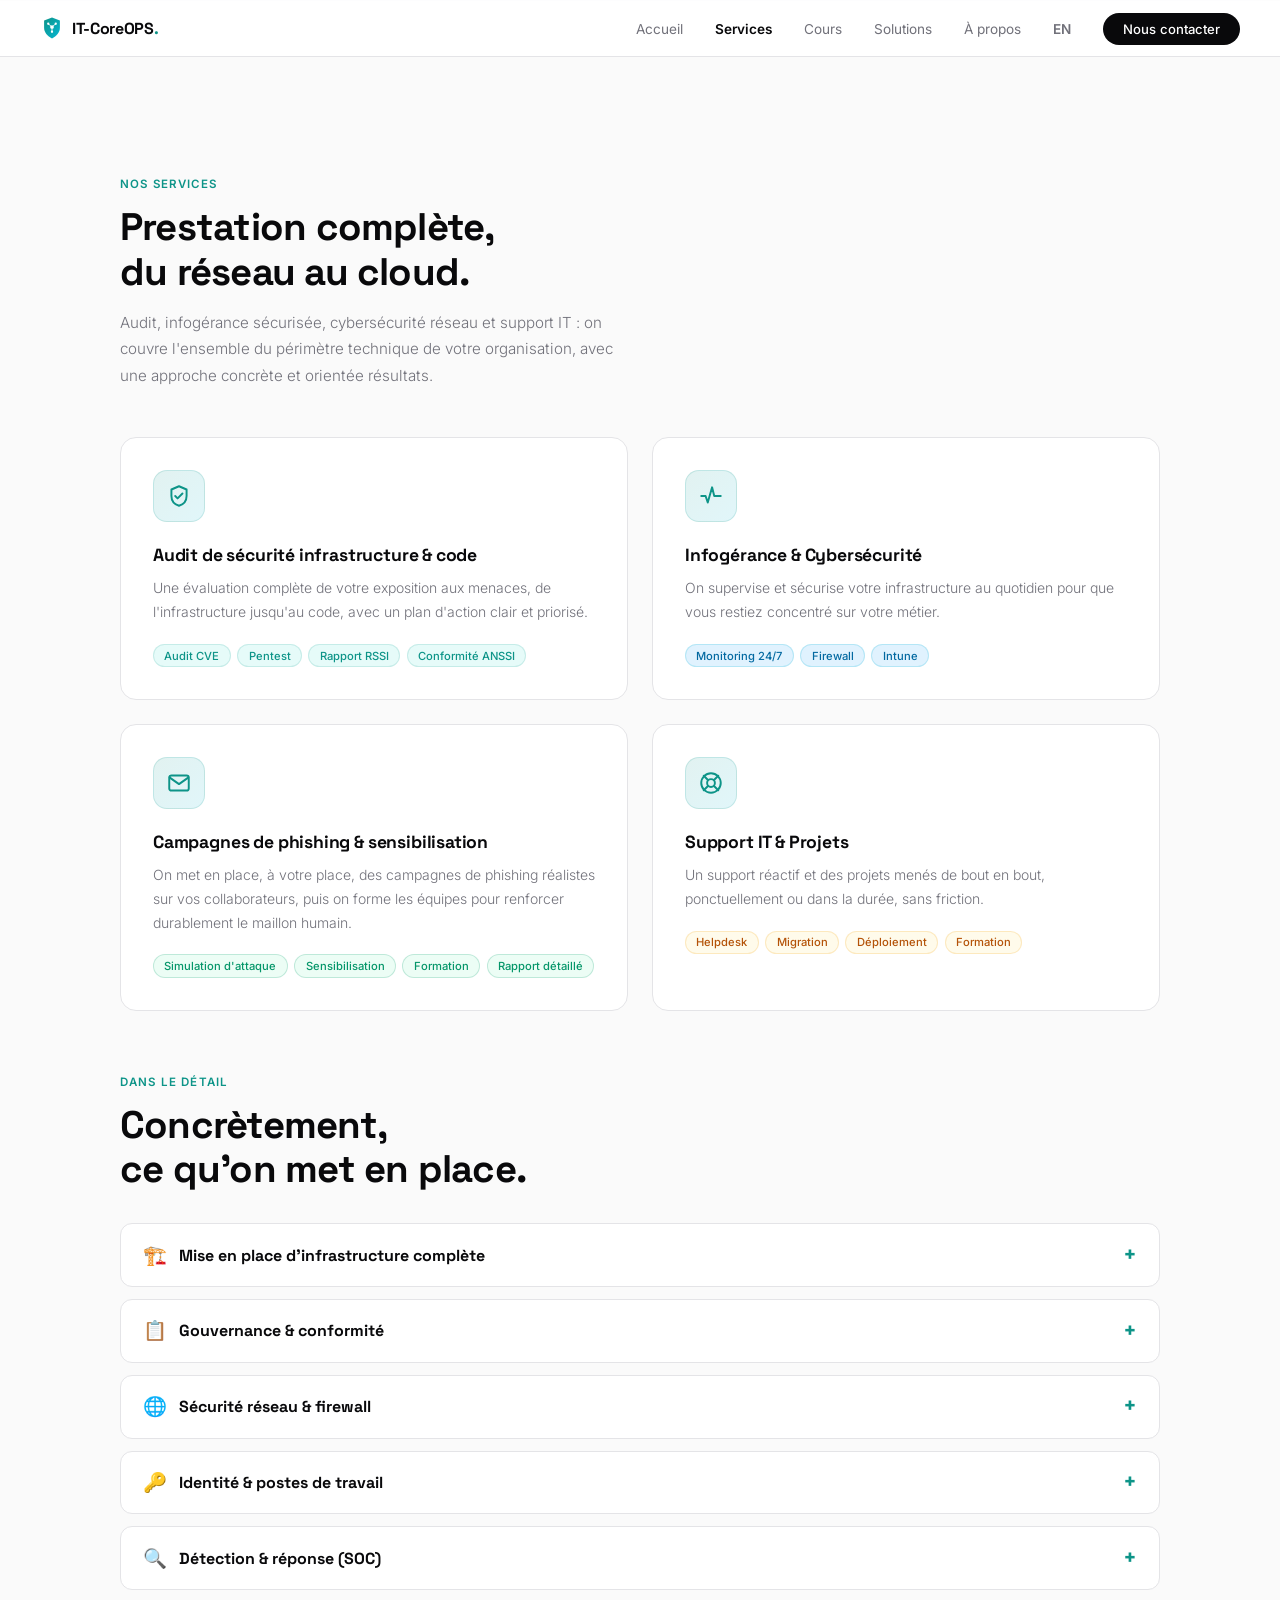
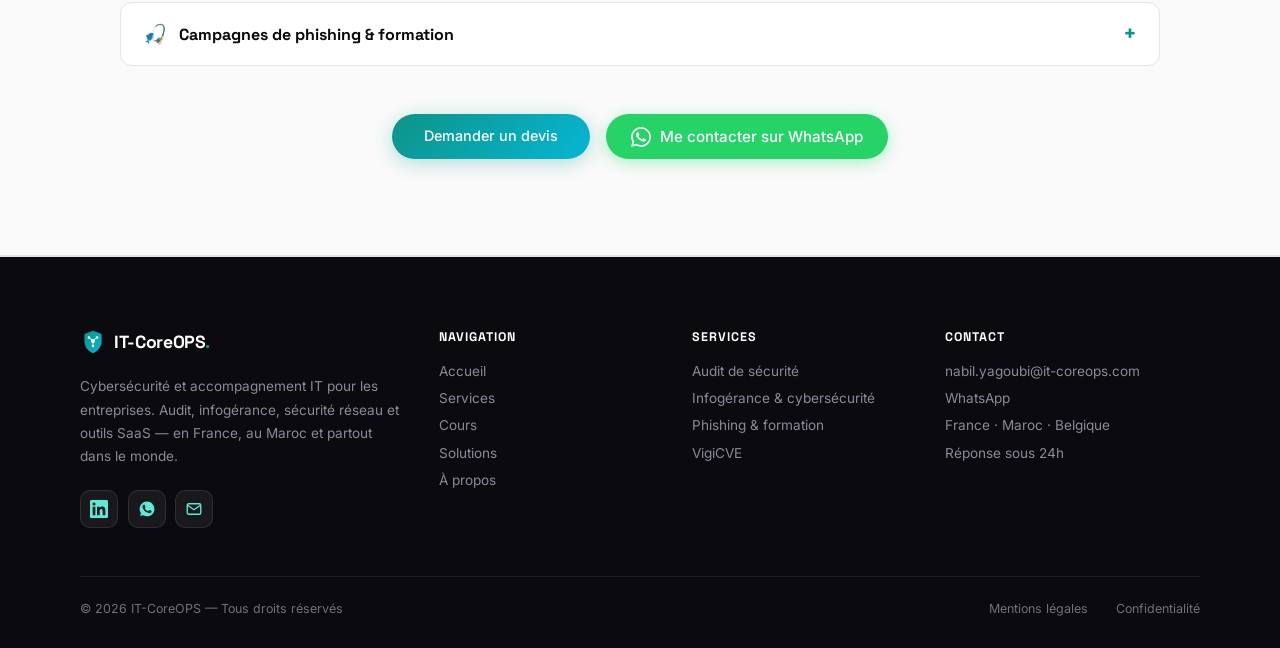
<file: services.html>
<!DOCTYPE html>
<html lang="fr">
<head>
  <meta charset="UTF-8" />
  <meta name="viewport" content="width=device-width, initial-scale=1.0" />
  <title>Services Audit, infogérance, cybersécurité & support IT | IT-CoreOPS</title>
  <meta name="description" content="Les services IT-CoreOPS : audit de sécurité, infogérance & cybersécurité, campagnes de phishing et support IT. Une prestation complète, du réseau au cloud." />
    <link rel="icon" type="image/svg+xml" href="favicon.svg" />
  <link rel="canonical" href="https://it-coreops.com/services.html" />
  <meta name="robots" content="index, follow" />
  <meta property="og:type" content="website" />
  <meta property="og:site_name" content="IT-CoreOPS" />
  <meta property="og:locale" content="fr_FR" />
  <meta property="og:url" content="https://it-coreops.com/services.html" />
  <meta property="og:title" content="Services — Audit, infogérance, cybersécurité & support IT | IT-CoreOPS" />
  <meta property="og:description" content="Audit de sécurité, infogérance sécurisée, cybersécurité réseau et support IT. Une prestation complète, du réseau au cloud." />
  <meta property="og:image" content="https://it-coreops.com/og-image.png" />
  <meta property="og:image:width" content="1200" />
  <meta property="og:image:height" content="630" />
  <meta name="twitter:card" content="summary_large_image" />
  <meta name="twitter:title" content="Services — Audit, infogérance, cybersécurité & support IT | IT-CoreOPS" />
  <meta name="twitter:description" content="Audit de sécurité, infogérance sécurisée, cybersécurité réseau et support IT. Une prestation complète, du réseau au cloud." />
  <meta name="twitter:image" content="https://it-coreops.com/og-image.png" />
  <link rel="preconnect" href="https://fonts.googleapis.com" />
  <link rel="preconnect" href="https://fonts.gstatic.com" crossorigin />
  <link href="https://fonts.googleapis.com/css2?family=Space+Grotesk:wght@500;600;700&family=Inter:ital,wght@0,300;0,400;0,500;0,600;1,300&display=swap" rel="stylesheet" />
  <style>
    *, *::before, *::after { box-sizing: border-box; margin: 0; padding: 0; }

    :root {
      --white: #FFFFFF;
      --black: #09090B;
      --violet: #0D9488;
      --violet-l: #14B8A6;
      --sky: #06B6D4;
      --lavender: #E6FBF9;
      --surface: #FAFAFA;
      --border: #E4E4E7;
      --muted: #71717A;
      --dark: #18181B;
      --grad: linear-gradient(135deg, #0D9488 0%, #06B6D4 100%);
      --syne: 'Space Grotesk', sans-serif;
      --inter: 'Inter', sans-serif;
    }

    html { scroll-behavior: smooth; }

    body {
      font-family: var(--inter);
      background: var(--white);
      color: var(--black);
      overflow-x: hidden;
    }

    /* ─── NAV ─── */
    nav {
      position: fixed; top: 0; left: 0; right: 0; z-index: 100;
      display: flex; align-items: center; justify-content: space-between;
      padding: 1rem 2.5rem;
      background: rgba(255,255,255,0.88);
      backdrop-filter: blur(16px);
      border-bottom: 1px solid var(--border);
    }
    .logo {
      font-family: var(--syne); font-size: 1rem; font-weight: 700;
      color: var(--black); letter-spacing: -0.02em; text-decoration: none;
    }
    .logo-dot { color: var(--violet); }
    .nav-links { list-style: none; display: flex; align-items: center; gap: 2rem; }
    .nav-links a {
      font-size: 0.85rem; color: var(--muted); text-decoration: none; transition: color .2s;
    }
    .nav-links a:hover { color: var(--black); }
    .nav-btn {
      font-size: 0.82rem !important; font-weight: 500 !important;
      color: var(--white) !important; background: var(--black);
      padding: .5rem 1.25rem; border-radius: 100px; transition: opacity .2s !important;
    }
    .nav-btn:hover { opacity: .75; }

    /* ─── HERO ─── */
    .hero {
      position: relative; min-height: 100vh;
      display: flex; flex-direction: column;
      align-items: center; justify-content: center;
      text-align: center;
      padding: 9rem 2rem 5rem;
      overflow: hidden;
    }
    .blob {
      position: absolute; border-radius: 50%;
      filter: blur(90px); opacity: .10; pointer-events: none;
    }
    .blob-1 { width:650px;height:650px;background:var(--violet);top:-120px;left:-160px;animation:d1 20s ease-in-out infinite alternate; }
    .blob-2 { width:500px;height:500px;background:var(--sky);bottom:-80px;right:-100px;animation:d2 24s ease-in-out infinite alternate; }
    @keyframes d1 { to { transform:translate(60px,40px); } }
    @keyframes d2 { to { transform:translate(-50px,-30px); } }

    .hero-tag {
      display: inline-flex; align-items: center; gap: .45rem;
      font-size: .78rem; font-weight: 500; color: var(--violet);
      background: var(--lavender); border: 1px solid rgba(13,148,136,.2);
      padding: .3rem .9rem; border-radius: 100px; margin-bottom: 2rem;
    }
    .tag-dot {
      width:6px;height:6px;border-radius:50%;background:var(--violet);
      animation: pulse 2s ease-in-out infinite;
    }
    @keyframes pulse { 0%,100%{transform:scale(1);opacity:1} 50%{transform:scale(.7);opacity:.5} }

    .hero h1 {
      font-family: var(--syne);
      font-size: clamp(2.6rem, 6vw, 5.2rem);
      font-weight: 800; line-height: 1.07; letter-spacing: -.035em;
      max-width: 900px; margin-bottom: 1.5rem;
    }
    .g { background: var(--grad); -webkit-background-clip:text; -webkit-text-fill-color:transparent; background-clip:text; }

    .hero-sub {
      font-size: 1.1rem; color: var(--muted); max-width: 54ch;
      line-height: 1.75; font-weight: 300; margin-bottom: 2.5rem;
    }
    .hero-actions { display:flex; gap:1rem; justify-content:center; flex-wrap:wrap; margin-bottom:3.5rem; }

    .btn-g {
      font-size:.9rem; font-weight:500; padding:.85rem 2rem;
      background:var(--grad); color:var(--white); border:none;
      border-radius:100px; text-decoration:none; cursor:pointer;
      transition:opacity .2s, transform .2s;
      box-shadow:0 4px 20px rgba(13,148,136,.3);
    }
    .btn-g:hover { opacity:.88; transform:translateY(-1px); }

    .btn-out {
      font-size:.9rem; font-weight:400; padding:.85rem 2rem;
      background:transparent; color:var(--black);
      border:1.5px solid var(--border); border-radius:100px;
      text-decoration:none; transition:border-color .2s, background .2s;
    }
    .btn-out:hover { border-color:#A1A1AA; background:var(--surface); }

    .flags {
      display:flex; gap:1.5rem; justify-content:center; flex-wrap:wrap;
      font-size:.82rem; color:var(--muted);
    }
    .flag-item { display:flex; align-items:center; gap:.4rem; }
    .flag-sep { color:var(--border); }

    /* ─── SECTION SHARED ─── */
    .section { max-width:1120px; margin:0 auto; padding:6rem 2.5rem; }
    .eyebrow {
      font-size:.72rem; font-weight:600; letter-spacing:.1em;
      text-transform:uppercase; color:var(--violet); margin-bottom:.9rem;
    }
    .section-h {
      font-family:var(--syne); font-size:clamp(1.8rem,3vw,2.6rem);
      font-weight:700; letter-spacing:-.02em; line-height:1.15; margin-bottom:1rem;
    }
    .section-sub {
      color:var(--muted); font-size:.95rem; line-height:1.75;
      font-weight:300; max-width:56ch; margin-bottom:3rem;
    }

    /* ─── SERVICES ─── */
    .services-bg { background:var(--surface); border-top:1px solid var(--border); border-bottom:1px solid var(--border); }

    .services-grid {
      display:grid; grid-template-columns:repeat(2,1fr); gap:1.5rem;
    }
    .scard {
      background:var(--white); border:1.5px solid var(--border);
      border-radius:16px; padding:2rem;
      transition:border-color .2s, box-shadow .2s, transform .2s;
      position:relative; overflow:hidden;
    }
    .scard::before {
      content:''; position:absolute; top:0;left:0;right:0; height:3px;
      background:var(--grad); transform:scaleX(0); transform-origin:left;
      transition:transform .3s ease;
    }
    .scard:hover { border-color:rgba(13,148,136,.25); box-shadow:0 8px 30px rgba(13,148,136,.07); transform:translateY(-3px); }
    .scard:hover::before { transform:scaleX(1); }

    .scard-icon { font-size:1.6rem; margin-bottom:1.25rem; }
    .scard-title { font-family:var(--syne); font-size:1.1rem; font-weight:700; margin-bottom:.65rem; letter-spacing:-.01em; }
    .scard-desc { font-size:.875rem; color:var(--muted); line-height:1.7; font-weight:300; margin-bottom:1.25rem; }
    .tag-row { display:flex; flex-wrap:wrap; gap:.4rem; }
    .stag {
      font-size:.7rem; font-weight:500; padding:.22rem .65rem;
      background:var(--lavender); color:var(--violet);
      border-radius:100px; border:1px solid rgba(13,148,136,.15);
    }
    .stag-sky { background:#E0F2FE; color:#0369A1; border-color:rgba(6,182,212,.2); }
    .stag-green { background:#ECFDF5; color:#059669; border-color:rgba(5,150,105,.2); }
    .stag-amber { background:#FFFBEB; color:#B45309; border-color:rgba(245,158,11,.2); }

    /* ─── IA ─── */
    .ia-bg { background:var(--black); color:var(--white); }

    .ia-inner {
      max-width:1120px; margin:0 auto; padding:6rem 2.5rem;
      display:grid; grid-template-columns:1fr 1fr; gap:5rem; align-items:center;
    }
    .ia-inner .eyebrow { color:var(--sky); }
    .ia-inner .section-h { color:var(--white); }
    .ia-inner .section-sub { color:#A1A1AA; margin-bottom:2rem; }

    .ia-pills { display:flex; flex-direction:column; gap:.75rem; }
    .ia-pill {
      display:flex; align-items:flex-start; gap:.9rem;
      background:#111113; border:1px solid #27272A;
      border-radius:12px; padding:1rem 1.25rem;
      transition:border-color .2s;
    }
    .ia-pill:hover { border-color:#3F3F46; }
    .ia-pill-icon { font-size:1.1rem; flex-shrink:0; margin-top:.1rem; }
    .ia-pill-title { font-weight:500; font-size:.88rem; margin-bottom:.2rem; }
    .ia-pill-desc { font-size:.8rem; color:#71717A; line-height:1.6; }

    .ia-visual {
      background:#0D0D0F; border:1px solid #27272A;
      border-radius:16px; padding:1.5rem; position:relative; overflow:hidden;
    }
    .ia-visual::before {
      content:''; position:absolute;
      top:-60px; right:-60px; width:200px; height:200px;
      background:radial-gradient(circle, rgba(13,148,136,.3) 0%, transparent 70%);
    }
    .ia-bar { margin-bottom:1rem; }
    .ia-bar-label {
      display:flex; justify-content:space-between;
      font-size:.72rem; color:#71717A; margin-bottom:.4rem;
    }
    .ia-bar-label span:last-child { color:var(--sky); }
    .bar-track { height:5px; background:#27272A; border-radius:3px; overflow:hidden; }
    .bar-fill { height:100%; border-radius:3px; background:var(--grad); }
    .ia-stat-grid { display:grid; grid-template-columns:1fr 1fr; gap:.75rem; margin-top:1.5rem; }
    .ia-stat {
      background:#111113; border:1px solid #27272A;
      border-radius:10px; padding:.9rem 1rem; text-align:center;
    }
    .ia-stat-val {
      font-family:var(--syne); font-size:1.4rem; font-weight:700;
      background:var(--grad); -webkit-background-clip:text;
      -webkit-text-fill-color:transparent; background-clip:text;
    }
    .ia-stat-label { font-size:.72rem; color:#71717A; margin-top:.2rem; }

    /* ─── RÉALISATIONS ─── */
    .projects-grid { display:grid; grid-template-columns:repeat(3,1fr); gap:1.5rem; }

    .pcard {
      border:1.5px solid var(--border); border-radius:16px;
      overflow:hidden; transition:transform .2s, box-shadow .2s;
      background:var(--white);
    }
    .pcard:hover { transform:translateY(-4px); box-shadow:0 12px 40px rgba(0,0,0,.08); }

    .pcard-header {
      padding:1.75rem 1.75rem 1rem;
      display:flex; align-items:flex-start; justify-content:space-between;
    }
    .pcard-logo {
      width:44px; height:44px; border-radius:10px;
      display:flex; align-items:center; justify-content:center;
      font-size:1.2rem; font-weight:700; font-family:var(--syne);
    }
    .logo-vigicve { background:var(--grad); color:var(--white); }
    .logo-soon { background:var(--surface); color:var(--muted); font-size:.8rem; }

    .pcard-badge {
      font-size:.65rem; font-weight:600; letter-spacing:.05em;
      padding:.22rem .65rem; border-radius:100px; text-transform:uppercase;
    }
    .badge-live { background:#ECFDF5; color:#059669; border:1px solid rgba(5,150,105,.2); }
    .badge-soon { background:var(--surface); color:var(--muted); border:1px solid var(--border); }

    .pcard-body { padding:0 1.75rem 1.75rem; }
    .pcard-title { font-family:var(--syne); font-size:1.1rem; font-weight:700; margin-bottom:.5rem; letter-spacing:-.01em; }
    .pcard-desc { font-size:.85rem; color:var(--muted); line-height:1.7; font-weight:300; margin-bottom:1.25rem; }
    .pcard-tags { display:flex; flex-wrap:wrap; gap:.4rem; }

    .pcard-link {
      display:inline-flex; align-items:center; gap:.35rem;
      font-size:.82rem; font-weight:500; color:var(--violet);
      text-decoration:none; margin-top:1.25rem;
      transition:gap .2s;
    }
    .pcard-link:hover { gap:.6rem; }

    /* ─── CTA ─── */
    .cta-section { padding:7rem 2.5rem; text-align:center; }
    .cta-inner { max-width:580px; margin:0 auto; }
    .cta-inner .section-h { margin-bottom:1rem; }
    .cta-inner p { color:var(--muted); font-size:1rem; line-height:1.7; font-weight:300; margin-bottom:2.5rem; }
    .cta-email {
      display:inline-block; font-size:1rem; font-weight:500;
      color:var(--white); background:var(--black);
      padding:1rem 2.5rem; border-radius:100px; text-decoration:none;
      transition:opacity .2s, transform .2s;
      box-shadow:0 4px 24px rgba(0,0,0,.12);
    }
    .cta-email:hover { opacity:.82; transform:translateY(-2px); }
    .cta-note { margin-top:1rem; font-size:.78rem; color:var(--muted); }

    /* ─── FOOTER ─── */
    footer { border-top:1px solid var(--border); padding:2rem 2.5rem; }
    .footer-inner {
      max-width:1120px; margin:0 auto;
      display:flex; justify-content:space-between; align-items:center;
    }
    .footer-copy { font-size:.78rem; color:var(--muted); }
    .footer-right { display:flex; gap:1.5rem; }
    .footer-link { font-size:.78rem; color:var(--muted); text-decoration:none; transition:color .2s; }
    .footer-link:hover { color:var(--black); }

    /* ─── RESPONSIVE ─── */
    @media (max-width:960px) {
      .nav-links { display:none; }
      .services-grid { grid-template-columns:1fr; }
      .ia-inner { grid-template-columns:1fr; gap:3rem; }
      .projects-grid { grid-template-columns:1fr; }
    }
    @media (prefers-reduced-motion:reduce) {
      .blob,.tag-dot { animation:none; }
      .btn-g:hover,.cta-email:hover,.pcard:hover,.scard:hover { transform:none; }
    }

    /* ─── ACCORDÉON ─── */
    .acc { border:1.5px solid var(--border); border-radius:12px; margin-bottom:.75rem; background:var(--white); overflow:hidden; transition:border-color .2s; }
    .acc[open] { border-color:rgba(13,148,136,.3); }
    .acc summary { list-style:none; cursor:pointer; padding:1.15rem 1.4rem; font-family:var(--syne); font-weight:700; font-size:1rem; display:flex; align-items:center; gap:.75rem; }
    .acc summary::-webkit-details-marker { display:none; }
    .acc summary .acc-ico { font-size:1.2rem; }
    .acc summary .acc-plus { margin-left:auto; font-size:1.4rem; color:var(--violet); line-height:1; transition:transform .2s; }
    .acc[open] summary .acc-plus { transform:rotate(45deg); }
    .acc-body { padding:0 1.4rem 1.4rem; }
    .acc-body p { color:var(--muted); font-size:.9rem; line-height:1.75; font-weight:300; margin-bottom:.75rem; }
    .acc-body ul { list-style:none; margin:0; padding:0; }
    .acc-body li { position:relative; padding-left:1.4rem; font-size:.88rem; color:var(--muted); line-height:1.95; }
    .acc-body li::before { content:"✓"; position:absolute; left:0; color:var(--violet); font-weight:600; }
  </style>
  <link rel="stylesheet" href="ui.css?v=4" />
</head>
<body>

<!-- NAV -->
<nav>
  <a href="index.html" class="logo" style="display:inline-flex;align-items:center;gap:.5rem"><img src="logo.svg" alt="" width="24" height="24" style="display:block"/><span>IT-CoreOPS<span class="logo-dot">.</span></span></a>
  <ul class="nav-links">
    <li><a href="index.html">Accueil</a></li>
    <li><a href="services.html" class="active" style="color:var(--black);font-weight:600">Services</a></li>
    <li><a href="cours.html">Cours</a></li>
    <li><a href="solutions.html">Solutions</a></li>
    <li><a href="a-propos.html">À propos</a></li>
    <li><a href="en.html" style="font-weight:600">EN</a></li>
    <li><a href="index.html#contact" class="nav-btn">Nous contacter</a></li>
  </ul>
</nav>

<div class="services-bg" id="services" style="padding-top:5rem">
  <div class="section">
    <div class="eyebrow">Nos services</div>
    <h1 class="section-h">Prestation complète,<br/>du réseau au cloud.</h1>
    <p class="section-sub">
      Audit, infogérance sécurisée, cybersécurité réseau et support IT : on couvre l'ensemble du périmètre technique de votre organisation, avec une approche concrète et orientée résultats.
    </p>

    <div class="services-grid">
      <div class="scard">
        <div class="scard-icon"><svg viewBox="0 0 24 24" fill="none" stroke="#0D9488" stroke-width="1.8" stroke-linecap="round" stroke-linejoin="round"><path d="M12 3l7 3v6c0 4.6-3.1 7.8-7 9-3.9-1.2-7-4.4-7-9V6l7-3z"/><path d="M8.5 12l2.2 2.2 4.5-4.5"/></svg></div>
        <div class="scard-title">Audit de sécurité infrastructure & code</div>
        <div class="scard-desc">Une évaluation complète de votre exposition aux menaces, de l'infrastructure jusqu'au code, avec un plan d'action clair et priorisé.</div>
        <div class="tag-row">
          <span class="stag ">Audit CVE</span>
          <span class="stag ">Pentest</span>
          <span class="stag ">Rapport RSSI</span>
          <span class="stag ">Conformité ANSSI</span>
        </div>
      </div>

      <div class="scard">
        <div class="scard-icon"><svg viewBox="0 0 24 24" fill="none" stroke="#0D9488" stroke-width="1.8" stroke-linecap="round" stroke-linejoin="round"><path d="M3 12h4l2 6 4-14 2 8h6"/></svg></div>
        <div class="scard-title">Infogérance & Cybersécurité</div>
        <div class="scard-desc">On supervise et sécurise votre infrastructure au quotidien pour que vous restiez concentré sur votre métier.</div>
        <div class="tag-row">
          <span class="stag stag-sky">Monitoring 24/7</span>
          <span class="stag stag-sky">Firewall</span>
          <span class="stag stag-sky">Intune</span>
        </div>
      </div>

      <div class="scard">
        <div class="scard-icon"><svg viewBox="0 0 24 24" fill="none" stroke="#0D9488" stroke-width="1.8" stroke-linecap="round" stroke-linejoin="round"><rect x="3" y="5" width="18" height="14" rx="2"/><path d="M3.5 7l8.5 6 8.5-6"/></svg></div>
        <div class="scard-title">Campagnes de phishing & sensibilisation</div>
        <div class="scard-desc">On met en place, à votre place, des campagnes de phishing réalistes sur vos collaborateurs, puis on forme les équipes pour renforcer durablement le maillon humain.</div>
        <div class="tag-row">
          <span class="stag stag-green">Simulation d'attaque</span>
          <span class="stag stag-green">Sensibilisation</span>
          <span class="stag stag-green">Formation</span>
          <span class="stag stag-green">Rapport détaillé</span>
        </div>
      </div>

      <div class="scard">
        <div class="scard-icon"><svg viewBox="0 0 24 24" fill="none" stroke="#0D9488" stroke-width="1.8" stroke-linecap="round" stroke-linejoin="round"><circle cx="12" cy="12" r="9"/><circle cx="12" cy="12" r="3.6"/><line x1="5.3" y1="5.3" x2="9.2" y2="9.2"/><line x1="14.8" y1="14.8" x2="18.7" y2="18.7"/><line x1="18.7" y1="5.3" x2="14.8" y2="9.2"/><line x1="9.2" y1="14.8" x2="5.3" y2="18.7"/></svg></div>
        <div class="scard-title">Support IT & Projets</div>
        <div class="scard-desc">Un support réactif et des projets menés de bout en bout, ponctuellement ou dans la durée, sans friction.</div>
        <div class="tag-row">
          <span class="stag stag-amber">Helpdesk</span>
          <span class="stag stag-amber">Migration</span>
          <span class="stag stag-amber">Déploiement</span>
          <span class="stag stag-amber">Formation</span>
        </div>
      </div>
    </div>

    <div style="margin-top:4rem">
      <div class="eyebrow">Dans le détail</div>
      <h2 class="section-h" style="margin-bottom:2rem">Concrètement,<br/>ce qu'on met en place.</h2>

      <details class="acc">
        <summary><span class="acc-ico">🏗️</span> Mise en place d'infrastructure complète <span class="acc-plus">+</span></summary>
        <div class="acc-body">
          <p>On construit toute votre infrastructure IT à partir de zéro : de la création du domaine à la mise en réseau et à la sécurisation des postes. Idéal pour une nouvelle structure ou une remise à plat complète.</p>
          <ul>
            <li>Création et configuration du domaine (Active Directory) de A à Z</li>
            <li>Mise en réseau : adressage, VLAN, pare-feu et accès WiFi</li>
            <li>Déploiement et sécurisation des postes de travail</li>
            <li>Comptes utilisateurs, GPO, sauvegardes et politique de sécurité initiale</li>
          </ul>
        </div>
      </details>

      <details class="acc">
        <summary><span class="acc-ico">📋</span> Gouvernance &amp; conformité <span class="acc-plus">+</span></summary>
        <div class="acc-body">
          <p>On prend en charge votre conformité à votre place : définition de la politique de sécurité, sensibilisation des équipes et audits réguliers. Vous n'avez rien à gérer en interne, on s'occupe de tout.</p>
          <ul>
            <li>Mise en œuvre de la PSSI et suivi de la conformité</li>
            <li>Campagnes de sensibilisation au phishing régulières</li>
            <li>Audits de sécurité et de configuration</li>
            <li>Durcissement des postes et serveurs via GPO (hardening)</li>
          </ul>
        </div>
      </details>

      <details class="acc">
        <summary><span class="acc-ico">🌐</span> Sécurité réseau &amp; firewall <span class="acc-plus">+</span></summary>
        <div class="acc-body">
          <p>On administre et gère vos pare-feu et votre réseau à votre place. Pas besoin d'expertise interne : on prend en charge l'exploitation au quotidien.</p>
          <ul>
            <li>Administration de pare-feu Palo Alto NGFW (règles, NAT, VLAN, intégration Panorama)</li>
            <li>Administration Fortigate : NAT, proxy et règles de flux</li>
            <li>Revue et suppression des règles trop permissives (réduction de la surface d'attaque)</li>
            <li>Gestion du proxy Olféo (déchiffrement SSL, filtrage d'URLs et DNS)</li>
            <li>Administration du WiFi d'entreprise</li>
          </ul>
        </div>
      </details>

      <details class="acc">
        <summary><span class="acc-ico">🔑</span> Identité &amp; postes de travail <span class="acc-plus">+</span></summary>
        <div class="acc-body">
          <p>On gère pour vous l'annuaire, les accès et l'ensemble de votre parc de postes, de l'administration à la sécurisation. Sur tous vos sites, sans mobiliser vos équipes.</p>
          <ul>
            <li>Active Directory : gestion des comptes, GPO, AD Tiering</li>
            <li>Authentification forte (MFA) et gestion des accès à privilèges (bastion Userlock, Wallix)</li>
            <li>Gestion Intune (Windows, iOS, Android) sur des sites en France et aux USA</li>
            <li>Gestion et déploiement d'applications à distance (PDQ, MDM)</li>
          </ul>
        </div>
      </details>

      <details class="acc">
        <summary><span class="acc-ico">🔍</span> Détection &amp; réponse (SOC) <span class="acc-plus">+</span></summary>
        <div class="acc-body">
          <p>On surveille votre infrastructure et on gère les incidents de sécurité à votre place : détection, investigation et réponse. Vous bénéficiez d'un suivi structuré sans avoir à le gérer en interne.</p>
          <ul>
            <li>Supervision, détection et investigation d'incidents (SIEM)</li>
            <li>Intégrations SOC et corrélation des alertes</li>
            <li>Automatisation de la gestion d'incidents via des workflows N8N (API)</li>
            <li>Réponse à incident et suivi via GLPi</li>
          </ul>
        </div>
      </details>

      <details class="acc">
        <summary><span class="acc-ico">🎣</span> Campagnes de phishing &amp; formation <span class="acc-plus">+</span></summary>
        <div class="acc-body">
          <p>On met en place, à votre place, des campagnes de phishing réalistes sur vos collaborateurs, puis on forme les équipes pour renforcer durablement le maillon humain.</p>
          <ul>
            <li>Mise en place complète des campagnes sur vos collaborateurs</li>
            <li>Simulations réalistes (emails, pièces jointes)</li>
            <li>Mesure du taux de clic et reporting détaillé</li>
            <li>Formation et sensibilisation des équipes après chaque campagne</li>
            <li>Recommandations et suivi de progression dans le temps</li>
          </ul>
        </div>
      </details>
    </div>

    <div style="margin-top:3rem;display:flex;gap:1rem;justify-content:center;flex-wrap:wrap">
      <a href="mailto:nabil.yagoubi@it-coreops.com?subject=Demande%20de%20devis%20IT-CoreOPS&body=Bonjour,%0A%0AJe%20souhaite%20obtenir%20un%20devis%20pour%20:%0A%0ACordialement" class="btn-g" style="display:inline-block">Demander un devis</a>
      <a href="https://wa.me/33658920163?text=Bonjour%20IT-CoreOPS%2C%20je%20souhaite%20%C3%A9changer%20avec%20vous." target="_blank" rel="noopener" style="display:inline-flex;align-items:center;gap:.55rem;background:#25D366;color:#fff;font-weight:500;font-size:.95rem;padding:.8rem 1.6rem;border-radius:100px;text-decoration:none;box-shadow:0 4px 16px rgba(37,211,102,.35)">
        <svg role="img" viewBox="0 0 24 24" width="20" height="20" fill="#fff" aria-hidden="true"><path d="M17.472 14.382c-.297-.149-1.758-.867-2.03-.967-.273-.099-.471-.148-.67.15-.197.297-.767.966-.94 1.164-.173.199-.347.223-.644.075-.297-.15-1.255-.463-2.39-1.475-.883-.788-1.48-1.761-1.653-2.059-.173-.297-.018-.458.13-.606.134-.133.297-.347.446-.52.149-.174.198-.298.298-.497.099-.198.05-.371-.025-.52-.075-.149-.669-1.612-.916-2.207-.242-.579-.487-.5-.669-.51-.173-.008-.371-.01-.57-.01-.198 0-.52.074-.792.372-.272.297-1.04 1.016-1.04 2.479 0 1.462 1.065 2.875 1.213 3.074.149.198 2.096 3.2 5.077 4.487.71.306 1.263.489 1.694.625.712.227 1.36.195 1.871.118.571-.085 1.758-.719 2.006-1.413.248-.694.248-1.289.173-1.413-.074-.124-.272-.198-.57-.347m-5.421 7.403h-.004a9.87 9.87 0 01-5.031-1.378l-.361-.214-3.741.982.998-3.648-.235-.374a9.86 9.86 0 01-1.51-5.26c.001-5.45 4.436-9.884 9.888-9.884 2.64 0 5.122 1.03 6.988 2.898a9.825 9.825 0 012.893 6.994c-.003 5.45-4.437 9.884-9.885 9.884m8.413-18.297A11.815 11.815 0 0012.05 0C5.495 0 .16 5.335.157 11.892c0 2.096.547 4.142 1.588 5.945L.057 24l6.305-1.654a11.882 11.882 0 005.683 1.448h.005c6.554 0 11.89-5.335 11.893-11.893a11.821 11.821 0 00-3.48-8.413z"/></svg>
        Me contacter sur WhatsApp
      </a>
    </div>
  </div>
</div>

<!-- FOOTER -->
<footer class="footer-rich">
  <div class="footer-cols">
    <div class="footer-brand">
      <a href="index.html" class="logo" style="display:inline-flex;align-items:center;gap:.5rem;font-size:1.1rem"><img src="logo.svg" alt="" width="26" height="26" style="display:block"/><span>IT-CoreOPS<span class="logo-dot">.</span></span></a>
      <p>Cybersécurité et accompagnement IT pour les entreprises. Audit, infogérance, sécurité réseau et outils SaaS — en France, au Maroc et partout dans le monde.</p>
      <div class="footer-social">
        <a href="https://www.linkedin.com/company/vigi-cve/" target="_blank" rel="noopener" aria-label="LinkedIn">
          <svg viewBox="0 0 24 24" fill="currentColor" aria-hidden="true"><path d="M20.45 20.45h-3.56v-5.57c0-1.33-.02-3.04-1.85-3.04-1.85 0-2.14 1.45-2.14 2.94v5.67H9.35V9h3.42v1.56h.05c.48-.9 1.64-1.85 3.37-1.85 3.6 0 4.27 2.37 4.27 5.45v6.29zM5.34 7.43a2.06 2.06 0 1 1 0-4.13 2.06 2.06 0 0 1 0 4.13zM7.12 20.45H3.55V9h3.57v11.45zM22.22 0H1.77C.79 0 0 .77 0 1.72v20.56C0 23.23.79 24 1.77 24h20.45c.98 0 1.78-.77 1.78-1.72V1.72C24 .77 23.2 0 22.22 0z"/></svg>
        </a>
        <a href="https://wa.me/33658920163?text=Bonjour%20IT-CoreOPS" target="_blank" rel="noopener" aria-label="WhatsApp">
          <svg viewBox="0 0 24 24" fill="currentColor" aria-hidden="true"><path d="M17.472 14.382c-.297-.149-1.758-.867-2.03-.967-.273-.099-.471-.148-.67.15-.197.297-.767.966-.94 1.164-.173.199-.347.223-.644.075-.297-.15-1.255-.463-2.39-1.475-.883-.788-1.48-1.761-1.653-2.059-.173-.297-.018-.458.13-.606.134-.133.297-.347.446-.52.149-.174.198-.298.298-.497.099-.198.05-.371-.025-.52-.075-.149-.669-1.612-.916-2.207-.242-.579-.487-.5-.669-.51l-.57-.01c-.198 0-.52.074-.792.372-.272.297-1.04 1.016-1.04 2.479 0 1.462 1.065 2.875 1.213 3.074.149.198 2.096 3.2 5.077 4.487.71.306 1.263.489 1.694.625.712.227 1.36.195 1.871.118.571-.085 1.758-.719 2.006-1.413.248-.694.248-1.289.173-1.413-.074-.124-.272-.198-.57-.347M12.05 21.785h-.004a9.87 9.87 0 01-5.031-1.378l-.361-.214-3.741.982.998-3.648-.235-.374a9.86 9.86 0 01-1.51-5.26c.001-5.45 4.436-9.884 9.888-9.884 2.64 0 5.122 1.03 6.988 2.898a9.825 9.825 0 012.893 6.994c-.003 5.45-4.437 9.884-9.885 9.884"/></svg>
        </a>
        <a href="mailto:nabil.yagoubi@it-coreops.com" aria-label="Email">
          <svg viewBox="0 0 24 24" fill="none" stroke="currentColor" stroke-width="1.8" stroke-linecap="round" stroke-linejoin="round" aria-hidden="true"><rect x="3" y="5" width="18" height="14" rx="2"/><path d="M3.5 7l8.5 6 8.5-6"/></svg>
        </a>
      </div>
    </div>
    <div class="footer-col">
      <h4>Navigation</h4>
      <a href="index.html">Accueil</a>
      <a href="services.html">Services</a>
      <a href="cours.html">Cours</a>
      <a href="solutions.html">Solutions</a>
      <a href="a-propos.html">À propos</a>
    </div>
    <div class="footer-col">
      <h4>Services</h4>
      <a href="services.html">Audit de sécurité</a>
      <a href="services.html">Infogérance & cybersécurité</a>
      <a href="services.html">Phishing & formation</a>
      <a href="vigicve.html">VigiCVE</a>
    </div>
    <div class="footer-col">
      <h4>Contact</h4>
      <a href="mailto:nabil.yagoubi@it-coreops.com">nabil.yagoubi@it-coreops.com</a>
      <a href="https://wa.me/33658920163?text=Bonjour%20IT-CoreOPS" target="_blank" rel="noopener">WhatsApp</a>
      <span>France · Maroc · Belgique</span>
      <span>Réponse sous 24h</span>
    </div>
  </div>
  <div class="footer-bottom">
    <div>© 2026 IT-CoreOPS — Tous droits réservés</div>
    <div>
      <a href="mentions-legales.html">Mentions légales</a>
      <a href="confidentialite.html">Confidentialité</a>
    </div>
  </div>
</footer>

<script src="anim.js?v=4" defer></script>
<script src="nav.js?v=4" defer></script>
</body>
</html>
</file>
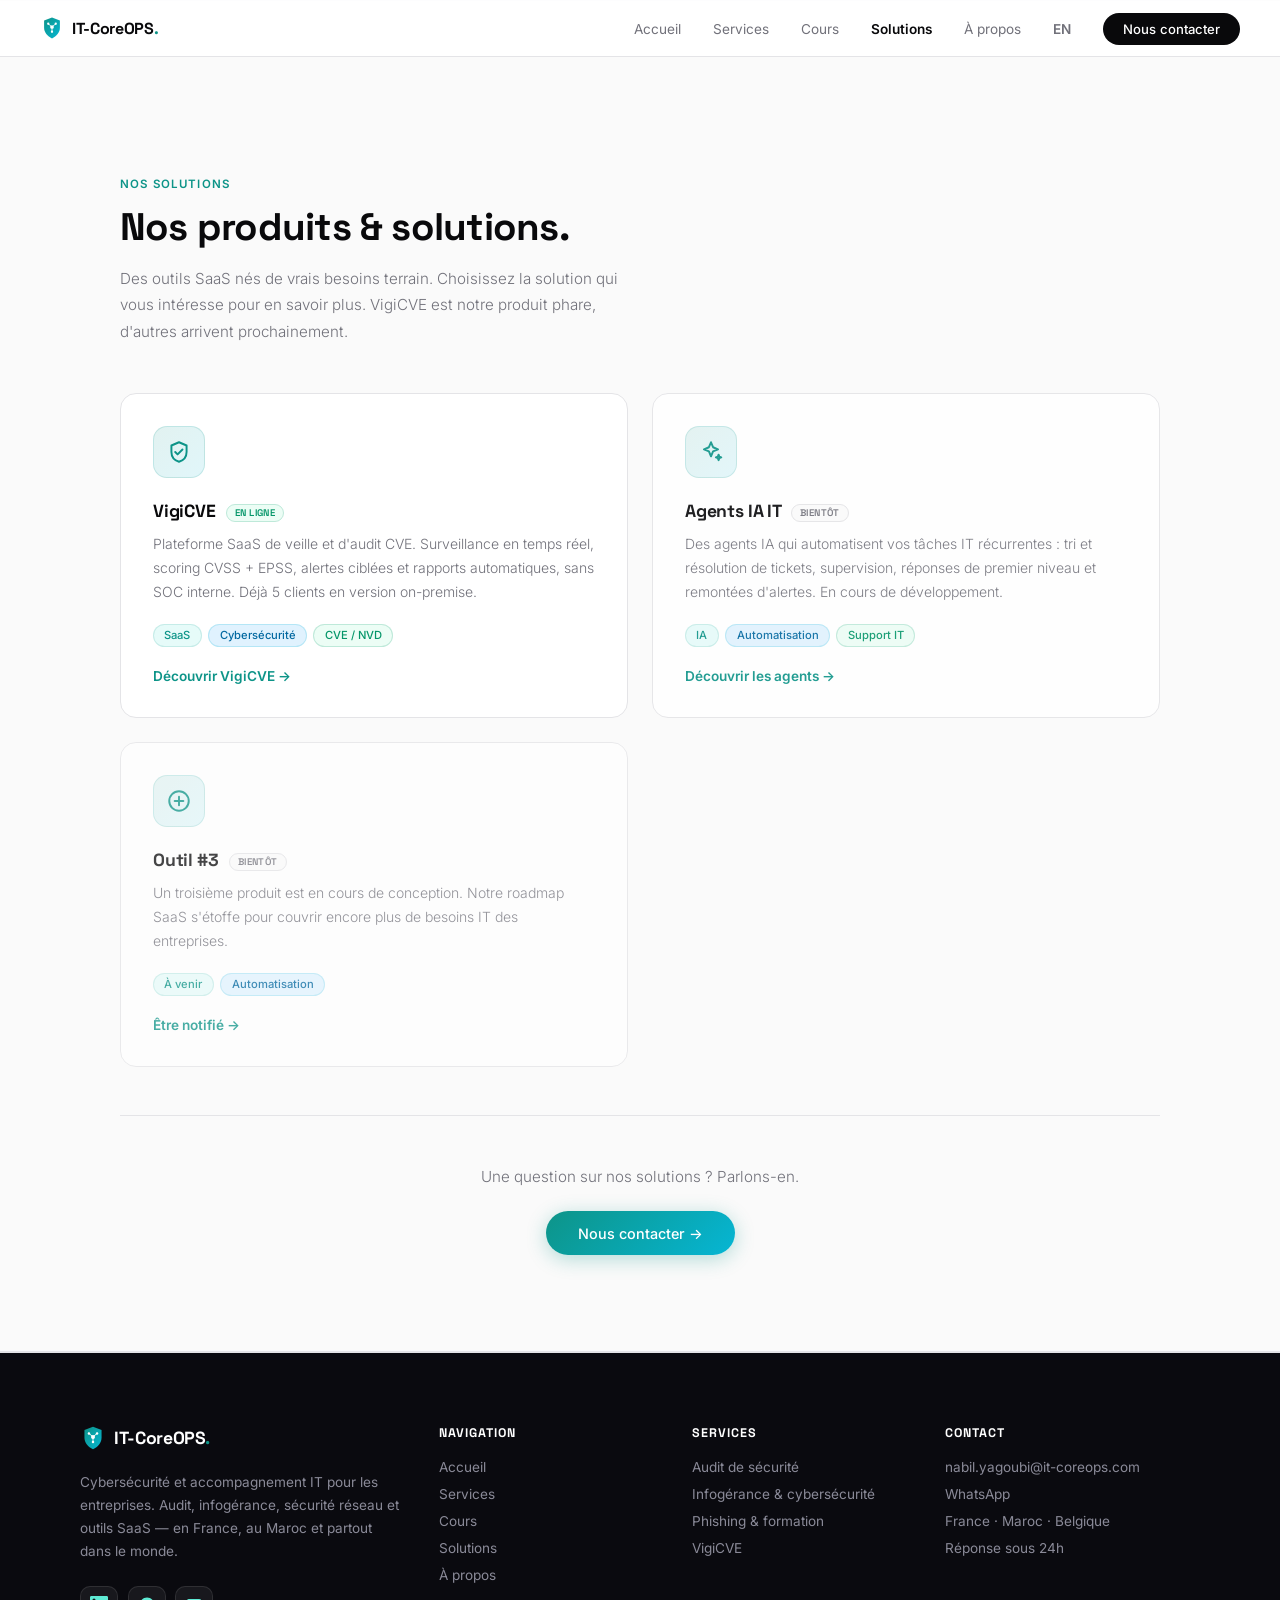
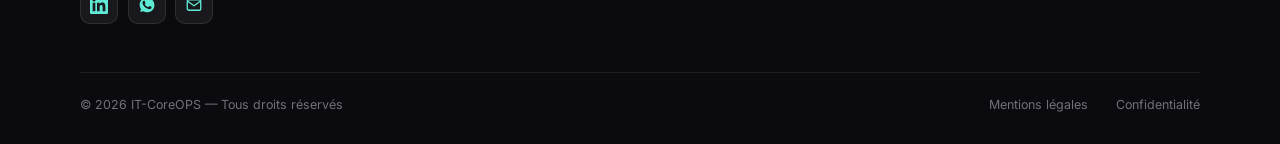
<file: solutions.html>
<!DOCTYPE html>
<html lang="fr">
<head>
  <meta charset="UTF-8" />
  <meta name="viewport" content="width=device-width, initial-scale=1.0" />
  <title>Solutions — Nos produits IT & cybersécurité | IT-CoreOPS</title>
  <meta name="description" content="Découvrez les solutions IT-CoreOPS : VigiCVE (veille et audit CVE), agents IA pour l'IT, et d'autres outils à venir. Choisissez la solution adaptée à vos besoins." />
    <link rel="icon" type="image/svg+xml" href="favicon.svg" />
  <link rel="canonical" href="https://it-coreops.com/solutions.html" />
  <meta name="robots" content="index, follow" />
  <meta property="og:type" content="website" />
  <meta property="og:site_name" content="IT-CoreOPS" />
  <meta property="og:locale" content="fr_FR" />
  <meta property="og:url" content="https://it-coreops.com/solutions.html" />
  <meta property="og:title" content="Solutions — Nos produits IT & cybersécurité | IT-CoreOPS" />
  <meta property="og:description" content="Découvrez les solutions IT-CoreOPS : VigiCVE, agents IA pour l'IT et d'autres outils à venir." />
  <meta property="og:image" content="https://it-coreops.com/og-image.png" />
  <meta property="og:image:width" content="1200" />
  <meta property="og:image:height" content="630" />
  <meta name="twitter:card" content="summary_large_image" />
  <meta name="twitter:title" content="Solutions — Nos produits IT & cybersécurité | IT-CoreOPS" />
  <meta name="twitter:description" content="Découvrez les solutions IT-CoreOPS : VigiCVE, agents IA pour l'IT et d'autres outils à venir." />
  <meta name="twitter:image" content="https://it-coreops.com/og-image.png" />
  <link rel="preconnect" href="https://fonts.googleapis.com" />
  <link rel="preconnect" href="https://fonts.gstatic.com" crossorigin />
  <link href="https://fonts.googleapis.com/css2?family=Space+Grotesk:wght@500;600;700&family=Inter:ital,wght@0,300;0,400;0,500;0,600;1,300&display=swap" rel="stylesheet" />
  <style>
    *, *::before, *::after { box-sizing: border-box; margin: 0; padding: 0; }

    :root {
      --white: #FFFFFF;
      --black: #09090B;
      --violet: #0D9488;
      --violet-l: #14B8A6;
      --sky: #06B6D4;
      --lavender: #E6FBF9;
      --surface: #FAFAFA;
      --border: #E4E4E7;
      --muted: #71717A;
      --dark: #18181B;
      --grad: linear-gradient(135deg, #0D9488 0%, #06B6D4 100%);
      --syne: 'Space Grotesk', sans-serif;
      --inter: 'Inter', sans-serif;
    }

    html { scroll-behavior: smooth; }

    body {
      font-family: var(--inter);
      background: var(--white);
      color: var(--black);
      overflow-x: hidden;
    }

    /* ─── NAV ─── */
    nav {
      position: fixed; top: 0; left: 0; right: 0; z-index: 100;
      display: flex; align-items: center; justify-content: space-between;
      padding: 1rem 2.5rem;
      background: rgba(255,255,255,0.88);
      backdrop-filter: blur(16px);
      border-bottom: 1px solid var(--border);
    }
    .logo {
      font-family: var(--syne); font-size: 1rem; font-weight: 700;
      color: var(--black); letter-spacing: -0.02em; text-decoration: none;
    }
    .logo-dot { color: var(--violet); }
    .nav-links { list-style: none; display: flex; align-items: center; gap: 2rem; }
    .nav-links a {
      font-size: 0.85rem; color: var(--muted); text-decoration: none; transition: color .2s;
    }
    .nav-links a:hover { color: var(--black); }
    .nav-btn {
      font-size: 0.82rem !important; font-weight: 500 !important;
      color: var(--white) !important; background: var(--black);
      padding: .5rem 1.25rem; border-radius: 100px; transition: opacity .2s !important;
    }
    .nav-btn:hover { opacity: .75; }

    /* ─── HERO ─── */
    .hero {
      position: relative; min-height: 100vh;
      display: flex; flex-direction: column;
      align-items: center; justify-content: center;
      text-align: center;
      padding: 9rem 2rem 5rem;
      overflow: hidden;
    }
    .blob {
      position: absolute; border-radius: 50%;
      filter: blur(90px); opacity: .10; pointer-events: none;
    }
    .blob-1 { width:650px;height:650px;background:var(--violet);top:-120px;left:-160px;animation:d1 20s ease-in-out infinite alternate; }
    .blob-2 { width:500px;height:500px;background:var(--sky);bottom:-80px;right:-100px;animation:d2 24s ease-in-out infinite alternate; }
    @keyframes d1 { to { transform:translate(60px,40px); } }
    @keyframes d2 { to { transform:translate(-50px,-30px); } }

    .hero-tag {
      display: inline-flex; align-items: center; gap: .45rem;
      font-size: .78rem; font-weight: 500; color: var(--violet);
      background: var(--lavender); border: 1px solid rgba(13,148,136,.2);
      padding: .3rem .9rem; border-radius: 100px; margin-bottom: 2rem;
    }
    .tag-dot {
      width:6px;height:6px;border-radius:50%;background:var(--violet);
      animation: pulse 2s ease-in-out infinite;
    }
    @keyframes pulse { 0%,100%{transform:scale(1);opacity:1} 50%{transform:scale(.7);opacity:.5} }

    .hero h1 {
      font-family: var(--syne);
      font-size: clamp(2.6rem, 6vw, 5.2rem);
      font-weight: 800; line-height: 1.07; letter-spacing: -.035em;
      max-width: 900px; margin-bottom: 1.5rem;
    }
    .g { background: var(--grad); -webkit-background-clip:text; -webkit-text-fill-color:transparent; background-clip:text; }

    .hero-sub {
      font-size: 1.1rem; color: var(--muted); max-width: 54ch;
      line-height: 1.75; font-weight: 300; margin-bottom: 2.5rem;
    }
    .hero-actions { display:flex; gap:1rem; justify-content:center; flex-wrap:wrap; margin-bottom:3.5rem; }

    .btn-g {
      font-size:.9rem; font-weight:500; padding:.85rem 2rem;
      background:var(--grad); color:var(--white); border:none;
      border-radius:100px; text-decoration:none; cursor:pointer;
      transition:opacity .2s, transform .2s;
      box-shadow:0 4px 20px rgba(13,148,136,.3);
    }
    .btn-g:hover { opacity:.88; transform:translateY(-1px); }

    .btn-out {
      font-size:.9rem; font-weight:400; padding:.85rem 2rem;
      background:transparent; color:var(--black);
      border:1.5px solid var(--border); border-radius:100px;
      text-decoration:none; transition:border-color .2s, background .2s;
    }
    .btn-out:hover { border-color:#A1A1AA; background:var(--surface); }

    .flags {
      display:flex; gap:1.5rem; justify-content:center; flex-wrap:wrap;
      font-size:.82rem; color:var(--muted);
    }
    .flag-item { display:flex; align-items:center; gap:.4rem; }
    .flag-sep { color:var(--border); }

    /* ─── SECTION SHARED ─── */
    .section { max-width:1120px; margin:0 auto; padding:6rem 2.5rem; }
    .eyebrow {
      font-size:.72rem; font-weight:600; letter-spacing:.1em;
      text-transform:uppercase; color:var(--violet); margin-bottom:.9rem;
    }
    .section-h {
      font-family:var(--syne); font-size:clamp(1.8rem,3vw,2.6rem);
      font-weight:700; letter-spacing:-.02em; line-height:1.15; margin-bottom:1rem;
    }
    .section-sub {
      color:var(--muted); font-size:.95rem; line-height:1.75;
      font-weight:300; max-width:56ch; margin-bottom:3rem;
    }

    /* ─── SERVICES ─── */
    .services-bg { background:var(--surface); border-top:1px solid var(--border); border-bottom:1px solid var(--border); }

    .services-grid {
      display:grid; grid-template-columns:repeat(2,1fr); gap:1.5rem;
    }
    .scard {
      background:var(--white); border:1.5px solid var(--border);
      border-radius:16px; padding:2rem;
      transition:border-color .2s, box-shadow .2s, transform .2s;
      position:relative; overflow:hidden;
    }
    .scard::before {
      content:''; position:absolute; top:0;left:0;right:0; height:3px;
      background:var(--grad); transform:scaleX(0); transform-origin:left;
      transition:transform .3s ease;
    }
    .scard:hover { border-color:rgba(13,148,136,.25); box-shadow:0 8px 30px rgba(13,148,136,.07); transform:translateY(-3px); }
    .scard:hover::before { transform:scaleX(1); }

    .scard-icon { font-size:1.6rem; margin-bottom:1.25rem; }
    .scard-title { font-family:var(--syne); font-size:1.1rem; font-weight:700; margin-bottom:.65rem; letter-spacing:-.01em; }
    .scard-desc { font-size:.875rem; color:var(--muted); line-height:1.7; font-weight:300; margin-bottom:1.25rem; }
    .tag-row { display:flex; flex-wrap:wrap; gap:.4rem; }
    .stag {
      font-size:.7rem; font-weight:500; padding:.22rem .65rem;
      background:var(--lavender); color:var(--violet);
      border-radius:100px; border:1px solid rgba(13,148,136,.15);
    }
    .stag-sky { background:#E0F2FE; color:#0369A1; border-color:rgba(6,182,212,.2); }
    .stag-green { background:#ECFDF5; color:#059669; border-color:rgba(5,150,105,.2); }
    .stag-amber { background:#FFFBEB; color:#B45309; border-color:rgba(245,158,11,.2); }

    /* ─── IA ─── */
    .ia-bg { background:var(--black); color:var(--white); }

    .ia-inner {
      max-width:1120px; margin:0 auto; padding:6rem 2.5rem;
      display:grid; grid-template-columns:1fr 1fr; gap:5rem; align-items:center;
    }
    .ia-inner .eyebrow { color:var(--sky); }
    .ia-inner .section-h { color:var(--white); }
    .ia-inner .section-sub { color:#A1A1AA; margin-bottom:2rem; }

    .ia-pills { display:flex; flex-direction:column; gap:.75rem; }
    .ia-pill {
      display:flex; align-items:flex-start; gap:.9rem;
      background:#111113; border:1px solid #27272A;
      border-radius:12px; padding:1rem 1.25rem;
      transition:border-color .2s;
    }
    .ia-pill:hover { border-color:#3F3F46; }
    .ia-pill-icon { font-size:1.1rem; flex-shrink:0; margin-top:.1rem; }
    .ia-pill-title { font-weight:500; font-size:.88rem; margin-bottom:.2rem; }
    .ia-pill-desc { font-size:.8rem; color:#71717A; line-height:1.6; }

    .ia-visual {
      background:#0D0D0F; border:1px solid #27272A;
      border-radius:16px; padding:1.5rem; position:relative; overflow:hidden;
    }
    .ia-visual::before {
      content:''; position:absolute;
      top:-60px; right:-60px; width:200px; height:200px;
      background:radial-gradient(circle, rgba(13,148,136,.3) 0%, transparent 70%);
    }
    .ia-bar { margin-bottom:1rem; }
    .ia-bar-label {
      display:flex; justify-content:space-between;
      font-size:.72rem; color:#71717A; margin-bottom:.4rem;
    }
    .ia-bar-label span:last-child { color:var(--sky); }
    .bar-track { height:5px; background:#27272A; border-radius:3px; overflow:hidden; }
    .bar-fill { height:100%; border-radius:3px; background:var(--grad); }
    .ia-stat-grid { display:grid; grid-template-columns:1fr 1fr; gap:.75rem; margin-top:1.5rem; }
    .ia-stat {
      background:#111113; border:1px solid #27272A;
      border-radius:10px; padding:.9rem 1rem; text-align:center;
    }
    .ia-stat-val {
      font-family:var(--syne); font-size:1.4rem; font-weight:700;
      background:var(--grad); -webkit-background-clip:text;
      -webkit-text-fill-color:transparent; background-clip:text;
    }
    .ia-stat-label { font-size:.72rem; color:#71717A; margin-top:.2rem; }

    /* ─── RÉALISATIONS ─── */
    .projects-grid { display:grid; grid-template-columns:repeat(3,1fr); gap:1.5rem; }

    .pcard {
      border:1.5px solid var(--border); border-radius:16px;
      overflow:hidden; transition:transform .2s, box-shadow .2s;
      background:var(--white);
    }
    .pcard:hover { transform:translateY(-4px); box-shadow:0 12px 40px rgba(0,0,0,.08); }

    .pcard-header {
      padding:1.75rem 1.75rem 1rem;
      display:flex; align-items:flex-start; justify-content:space-between;
    }
    .pcard-logo {
      width:44px; height:44px; border-radius:10px;
      display:flex; align-items:center; justify-content:center;
      font-size:1.2rem; font-weight:700; font-family:var(--syne);
    }
    .logo-vigicve { background:var(--grad); color:var(--white); }
    .logo-soon { background:var(--surface); color:var(--muted); font-size:.8rem; }

    .pcard-badge {
      font-size:.65rem; font-weight:600; letter-spacing:.05em;
      padding:.22rem .65rem; border-radius:100px; text-transform:uppercase;
    }
    .badge-live { background:#ECFDF5; color:#059669; border:1px solid rgba(5,150,105,.2); }
    .badge-soon { background:var(--surface); color:var(--muted); border:1px solid var(--border); }

    .pcard-body { padding:0 1.75rem 1.75rem; }
    .pcard-title { font-family:var(--syne); font-size:1.1rem; font-weight:700; margin-bottom:.5rem; letter-spacing:-.01em; }
    .pcard-desc { font-size:.85rem; color:var(--muted); line-height:1.7; font-weight:300; margin-bottom:1.25rem; }
    .pcard-tags { display:flex; flex-wrap:wrap; gap:.4rem; }

    .pcard-link {
      display:inline-flex; align-items:center; gap:.35rem;
      font-size:.82rem; font-weight:500; color:var(--violet);
      text-decoration:none; margin-top:1.25rem;
      transition:gap .2s;
    }
    .pcard-link:hover { gap:.6rem; }

    /* ─── CTA ─── */
    .cta-section { padding:7rem 2.5rem; text-align:center; }
    .cta-inner { max-width:580px; margin:0 auto; }
    .cta-inner .section-h { margin-bottom:1rem; }
    .cta-inner p { color:var(--muted); font-size:1rem; line-height:1.7; font-weight:300; margin-bottom:2.5rem; }
    .cta-email {
      display:inline-block; font-size:1rem; font-weight:500;
      color:var(--white); background:var(--black);
      padding:1rem 2.5rem; border-radius:100px; text-decoration:none;
      transition:opacity .2s, transform .2s;
      box-shadow:0 4px 24px rgba(0,0,0,.12);
    }
    .cta-email:hover { opacity:.82; transform:translateY(-2px); }
    .cta-note { margin-top:1rem; font-size:.78rem; color:var(--muted); }

    /* ─── FOOTER ─── */
    footer { border-top:1px solid var(--border); padding:2rem 2.5rem; }
    .footer-inner {
      max-width:1120px; margin:0 auto;
      display:flex; justify-content:space-between; align-items:center;
    }
    .footer-copy { font-size:.78rem; color:var(--muted); }
    .footer-right { display:flex; gap:1.5rem; }
    .footer-link { font-size:.78rem; color:var(--muted); text-decoration:none; transition:color .2s; }
    .footer-link:hover { color:var(--black); }

    /* ─── RESPONSIVE ─── */
    @media (max-width:960px) {
      .nav-links { display:none; }
      .services-grid { grid-template-columns:1fr; }
      .ia-inner { grid-template-columns:1fr; gap:3rem; }
      .projects-grid { grid-template-columns:1fr; }
    }
    @media (prefers-reduced-motion:reduce) {
      .blob,.tag-dot { animation:none; }
      .btn-g:hover,.cta-email:hover,.pcard:hover,.scard:hover { transform:none; }
    }
  </style>
  <link rel="stylesheet" href="ui.css?v=4" />
</head>
<body>

<!-- NAV -->
<nav>
  <a href="index.html" class="logo" style="display:inline-flex;align-items:center;gap:.5rem"><img src="logo.svg" alt="" width="24" height="24" style="display:block"/><span>IT-CoreOPS<span class="logo-dot">.</span></span></a>
  <ul class="nav-links">
    <li><a href="index.html">Accueil</a></li>
    <li><a href="services.html">Services</a></li>
    <li><a href="cours.html">Cours</a></li>
    <li><a href="solutions.html" class="active" style="color:var(--black);font-weight:600">Solutions</a></li>
    <li><a href="a-propos.html">À propos</a></li>
    <li><a href="en.html" style="font-weight:600">EN</a></li>
    <li><a href="index.html#contact" class="nav-btn">Nous contacter</a></li>
  </ul>
</nav>

<div class="services-bg" id="solutions" style="padding-top:5rem;min-height:calc(100vh - 200px)">
  <div class="section">
    <div class="eyebrow">Nos solutions</div>
    <h1 class="section-h">Nos produits &amp; solutions.</h1>
    <p class="section-sub">
      Des outils SaaS nés de vrais besoins terrain. Choisissez la solution qui vous intéresse pour en savoir plus. VigiCVE est notre produit phare, d'autres arrivent prochainement.
    </p>

    <div class="services-grid">
      <div class="scard">
        <div class="scard-icon"><svg viewBox="0 0 24 24" fill="none" stroke="#0D9488" stroke-width="1.8" stroke-linecap="round" stroke-linejoin="round"><path d="M12 3l7 3v6c0 4.6-3.1 7.8-7 9-3.9-1.2-7-4.4-7-9V6l7-3z"/><path d="M8.5 12l2.2 2.2 4.5-4.5"/></svg></div>
        <div class="scard-title">VigiCVE <span style="font-size:.6rem;font-weight:600;color:#059669;background:#ECFDF5;border:1px solid rgba(5,150,105,.2);padding:.12rem .5rem;border-radius:100px;vertical-align:middle;margin-left:.4rem;text-transform:uppercase;letter-spacing:.04em">En ligne</span></div>
        <div class="scard-desc">Plateforme SaaS de veille et d'audit CVE. Surveillance en temps réel, scoring CVSS + EPSS, alertes ciblées et rapports automatiques, sans SOC interne. Déjà 5 clients en version on-premise.</div>
        <div class="tag-row">
          <span class="stag">SaaS</span>
          <span class="stag stag-sky">Cybersécurité</span>
          <span class="stag stag-green">CVE / NVD</span>
        </div>
        <a href="vigicve.html" style="display:inline-flex;align-items:center;gap:.4rem;font-size:.85rem;font-weight:600;color:var(--violet);text-decoration:none;margin-top:1.35rem">Découvrir VigiCVE →</a>
      </div>

      <div class="scard" style="opacity:.9">
        <div class="scard-icon"><svg viewBox="0 0 24 24" fill="none" stroke="#0D9488" stroke-width="1.7" stroke-linecap="round" stroke-linejoin="round"><path d="M12 3l1.9 4.6L18.5 9.5 13.9 11.4 12 16l-1.9-4.6L5.5 9.5 10.1 7.6z"/><path d="M19 14.5l.7 1.8 1.8.7-1.8.7-.7 1.8-.7-1.8-1.8-.7 1.8-.7z"/></svg></div>
        <div class="scard-title">Agents IA IT <span style="font-size:.6rem;font-weight:600;color:var(--muted);background:var(--surface);border:1px solid var(--border);padding:.12rem .5rem;border-radius:100px;vertical-align:middle;margin-left:.4rem;text-transform:uppercase;letter-spacing:.04em">Bientôt</span></div>
        <div class="scard-desc">Des agents IA qui automatisent vos tâches IT récurrentes : tri et résolution de tickets, supervision, réponses de premier niveau et remontées d'alertes. En cours de développement.</div>
        <div class="tag-row">
          <span class="stag">IA</span>
          <span class="stag stag-sky">Automatisation</span>
          <span class="stag stag-green">Support IT</span>
        </div>
        <a href="agents-ia.html" style="display:inline-flex;align-items:center;gap:.4rem;font-size:.85rem;font-weight:600;color:var(--violet);text-decoration:none;margin-top:1.35rem">Découvrir les agents →</a>
      </div>

      <div class="scard" style="opacity:.75">
        <div class="scard-icon"><svg viewBox="0 0 24 24" fill="none" stroke="#A1A1AA" stroke-width="1.7" stroke-linecap="round" stroke-linejoin="round"><circle cx="12" cy="12" r="9"/><line x1="12" y1="8" x2="12" y2="16"/><line x1="8" y1="12" x2="16" y2="12"/></svg></div>
        <div class="scard-title">Outil #3 <span style="font-size:.6rem;font-weight:600;color:var(--muted);background:var(--surface);border:1px solid var(--border);padding:.12rem .5rem;border-radius:100px;vertical-align:middle;margin-left:.4rem;text-transform:uppercase;letter-spacing:.04em">Bientôt</span></div>
        <div class="scard-desc">Un troisième produit est en cours de conception. Notre roadmap SaaS s'étoffe pour couvrir encore plus de besoins IT des entreprises.</div>
        <div class="tag-row">
          <span class="stag">À venir</span>
          <span class="stag stag-sky">Automatisation</span>
        </div>
        <a href="index.html#contact" style="display:inline-flex;align-items:center;gap:.4rem;font-size:.85rem;font-weight:600;color:var(--violet);text-decoration:none;margin-top:1.35rem">Être notifié →</a>
      </div>
    </div>

    <div style="margin-top:3rem;text-align:center;border-top:1px solid var(--border);padding-top:3rem">
      <p class="section-sub" style="margin:0 auto 1.25rem">Une question sur nos solutions ? Parlons-en.</p>
      <a href="index.html#contact" class="btn-g" style="display:inline-block">Nous contacter →</a>
    </div>
  </div>
</div>

<!-- FOOTER -->
<footer class="footer-rich">
  <div class="footer-cols">
    <div class="footer-brand">
      <a href="index.html" class="logo" style="display:inline-flex;align-items:center;gap:.5rem;font-size:1.1rem"><img src="logo.svg" alt="" width="26" height="26" style="display:block"/><span>IT-CoreOPS<span class="logo-dot">.</span></span></a>
      <p>Cybersécurité et accompagnement IT pour les entreprises. Audit, infogérance, sécurité réseau et outils SaaS — en France, au Maroc et partout dans le monde.</p>
      <div class="footer-social">
        <a href="https://www.linkedin.com/company/vigi-cve/" target="_blank" rel="noopener" aria-label="LinkedIn">
          <svg viewBox="0 0 24 24" fill="currentColor" aria-hidden="true"><path d="M20.45 20.45h-3.56v-5.57c0-1.33-.02-3.04-1.85-3.04-1.85 0-2.14 1.45-2.14 2.94v5.67H9.35V9h3.42v1.56h.05c.48-.9 1.64-1.85 3.37-1.85 3.6 0 4.27 2.37 4.27 5.45v6.29zM5.34 7.43a2.06 2.06 0 1 1 0-4.13 2.06 2.06 0 0 1 0 4.13zM7.12 20.45H3.55V9h3.57v11.45zM22.22 0H1.77C.79 0 0 .77 0 1.72v20.56C0 23.23.79 24 1.77 24h20.45c.98 0 1.78-.77 1.78-1.72V1.72C24 .77 23.2 0 22.22 0z"/></svg>
        </a>
        <a href="https://wa.me/33658920163?text=Bonjour%20IT-CoreOPS" target="_blank" rel="noopener" aria-label="WhatsApp">
          <svg viewBox="0 0 24 24" fill="currentColor" aria-hidden="true"><path d="M17.472 14.382c-.297-.149-1.758-.867-2.03-.967-.273-.099-.471-.148-.67.15-.197.297-.767.966-.94 1.164-.173.199-.347.223-.644.075-.297-.15-1.255-.463-2.39-1.475-.883-.788-1.48-1.761-1.653-2.059-.173-.297-.018-.458.13-.606.134-.133.297-.347.446-.52.149-.174.198-.298.298-.497.099-.198.05-.371-.025-.52-.075-.149-.669-1.612-.916-2.207-.242-.579-.487-.5-.669-.51l-.57-.01c-.198 0-.52.074-.792.372-.272.297-1.04 1.016-1.04 2.479 0 1.462 1.065 2.875 1.213 3.074.149.198 2.096 3.2 5.077 4.487.71.306 1.263.489 1.694.625.712.227 1.36.195 1.871.118.571-.085 1.758-.719 2.006-1.413.248-.694.248-1.289.173-1.413-.074-.124-.272-.198-.57-.347M12.05 21.785h-.004a9.87 9.87 0 01-5.031-1.378l-.361-.214-3.741.982.998-3.648-.235-.374a9.86 9.86 0 01-1.51-5.26c.001-5.45 4.436-9.884 9.888-9.884 2.64 0 5.122 1.03 6.988 2.898a9.825 9.825 0 012.893 6.994c-.003 5.45-4.437 9.884-9.885 9.884"/></svg>
        </a>
        <a href="mailto:nabil.yagoubi@it-coreops.com" aria-label="Email">
          <svg viewBox="0 0 24 24" fill="none" stroke="currentColor" stroke-width="1.8" stroke-linecap="round" stroke-linejoin="round" aria-hidden="true"><rect x="3" y="5" width="18" height="14" rx="2"/><path d="M3.5 7l8.5 6 8.5-6"/></svg>
        </a>
      </div>
    </div>
    <div class="footer-col">
      <h4>Navigation</h4>
      <a href="index.html">Accueil</a>
      <a href="services.html">Services</a>
      <a href="cours.html">Cours</a>
      <a href="solutions.html">Solutions</a>
      <a href="a-propos.html">À propos</a>
    </div>
    <div class="footer-col">
      <h4>Services</h4>
      <a href="services.html">Audit de sécurité</a>
      <a href="services.html">Infogérance & cybersécurité</a>
      <a href="services.html">Phishing & formation</a>
      <a href="vigicve.html">VigiCVE</a>
    </div>
    <div class="footer-col">
      <h4>Contact</h4>
      <a href="mailto:nabil.yagoubi@it-coreops.com">nabil.yagoubi@it-coreops.com</a>
      <a href="https://wa.me/33658920163?text=Bonjour%20IT-CoreOPS" target="_blank" rel="noopener">WhatsApp</a>
      <span>France · Maroc · Belgique</span>
      <span>Réponse sous 24h</span>
    </div>
  </div>
  <div class="footer-bottom">
    <div>© 2026 IT-CoreOPS — Tous droits réservés</div>
    <div>
      <a href="mentions-legales.html">Mentions légales</a>
      <a href="confidentialite.html">Confidentialité</a>
    </div>
  </div>
</footer>


<script src="anim.js?v=4" defer></script>
<script src="nav.js?v=4" defer></script>
</body>
</html>
</file>
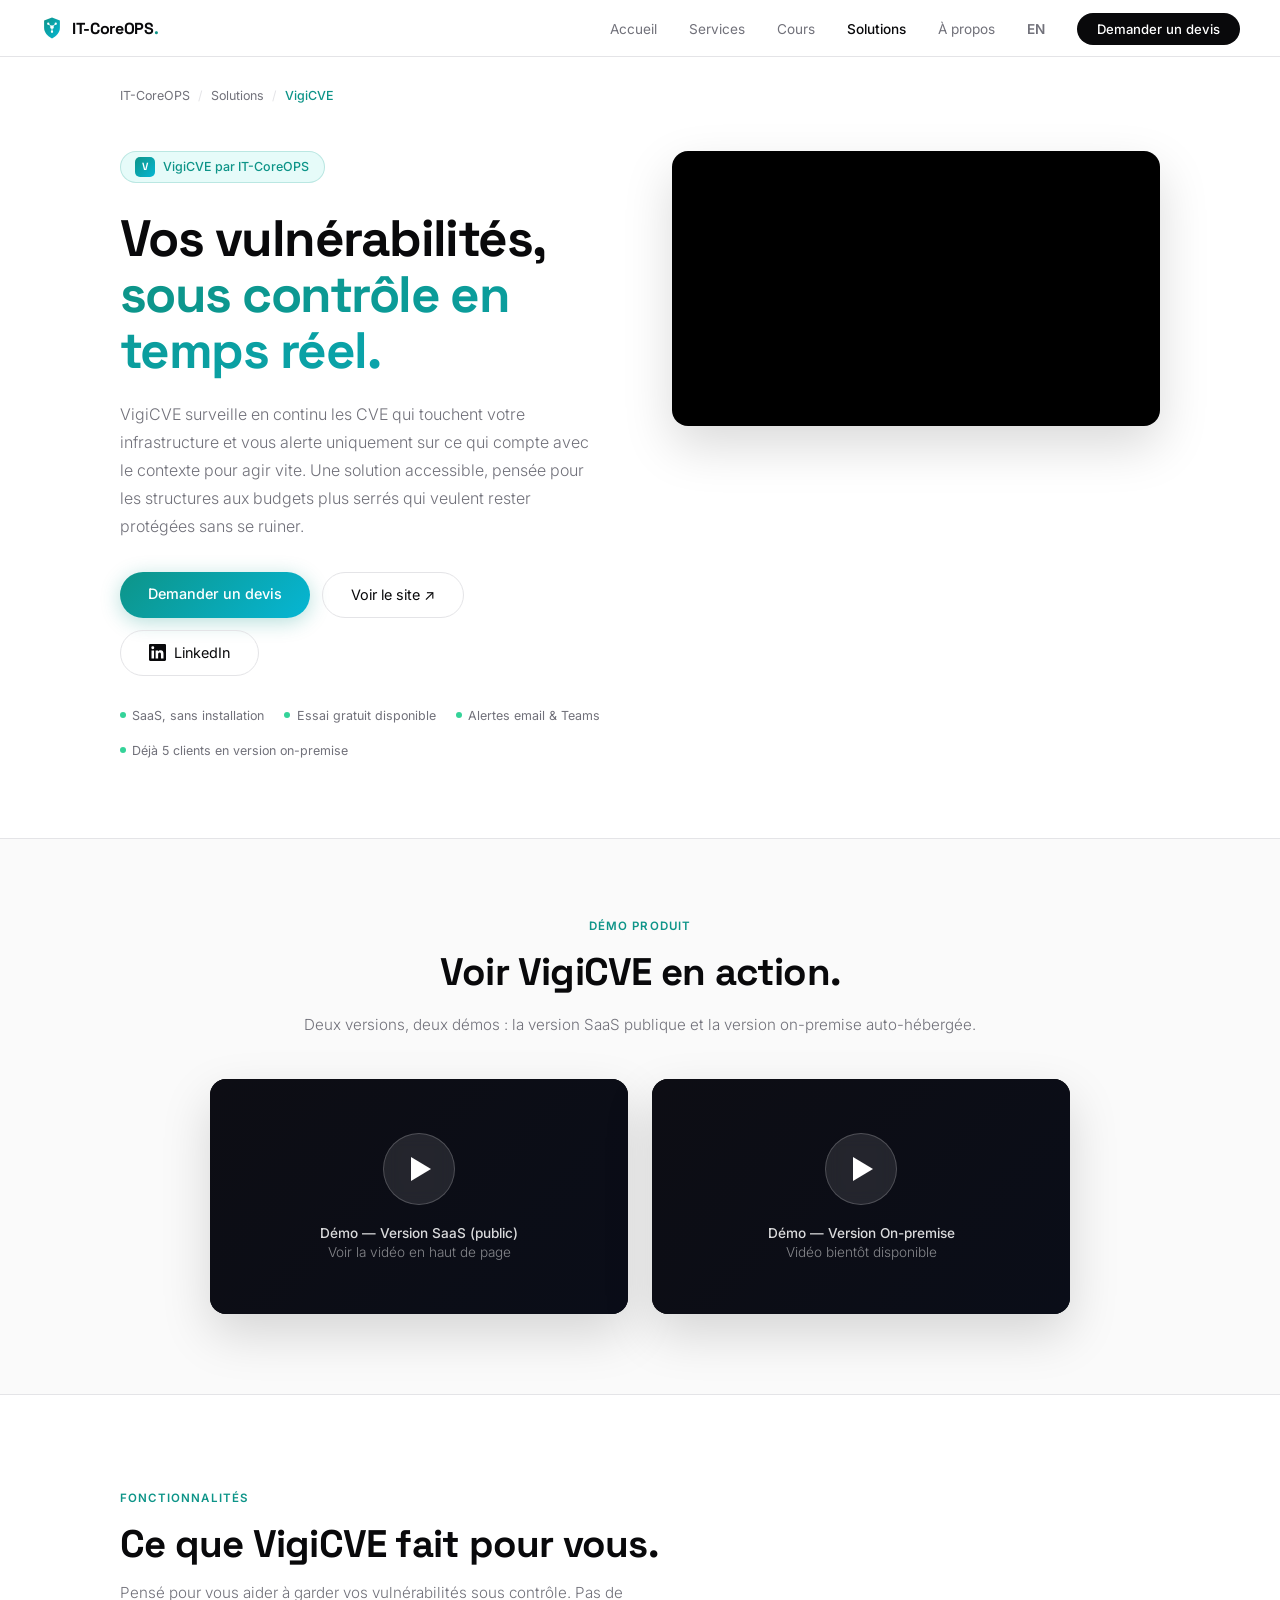
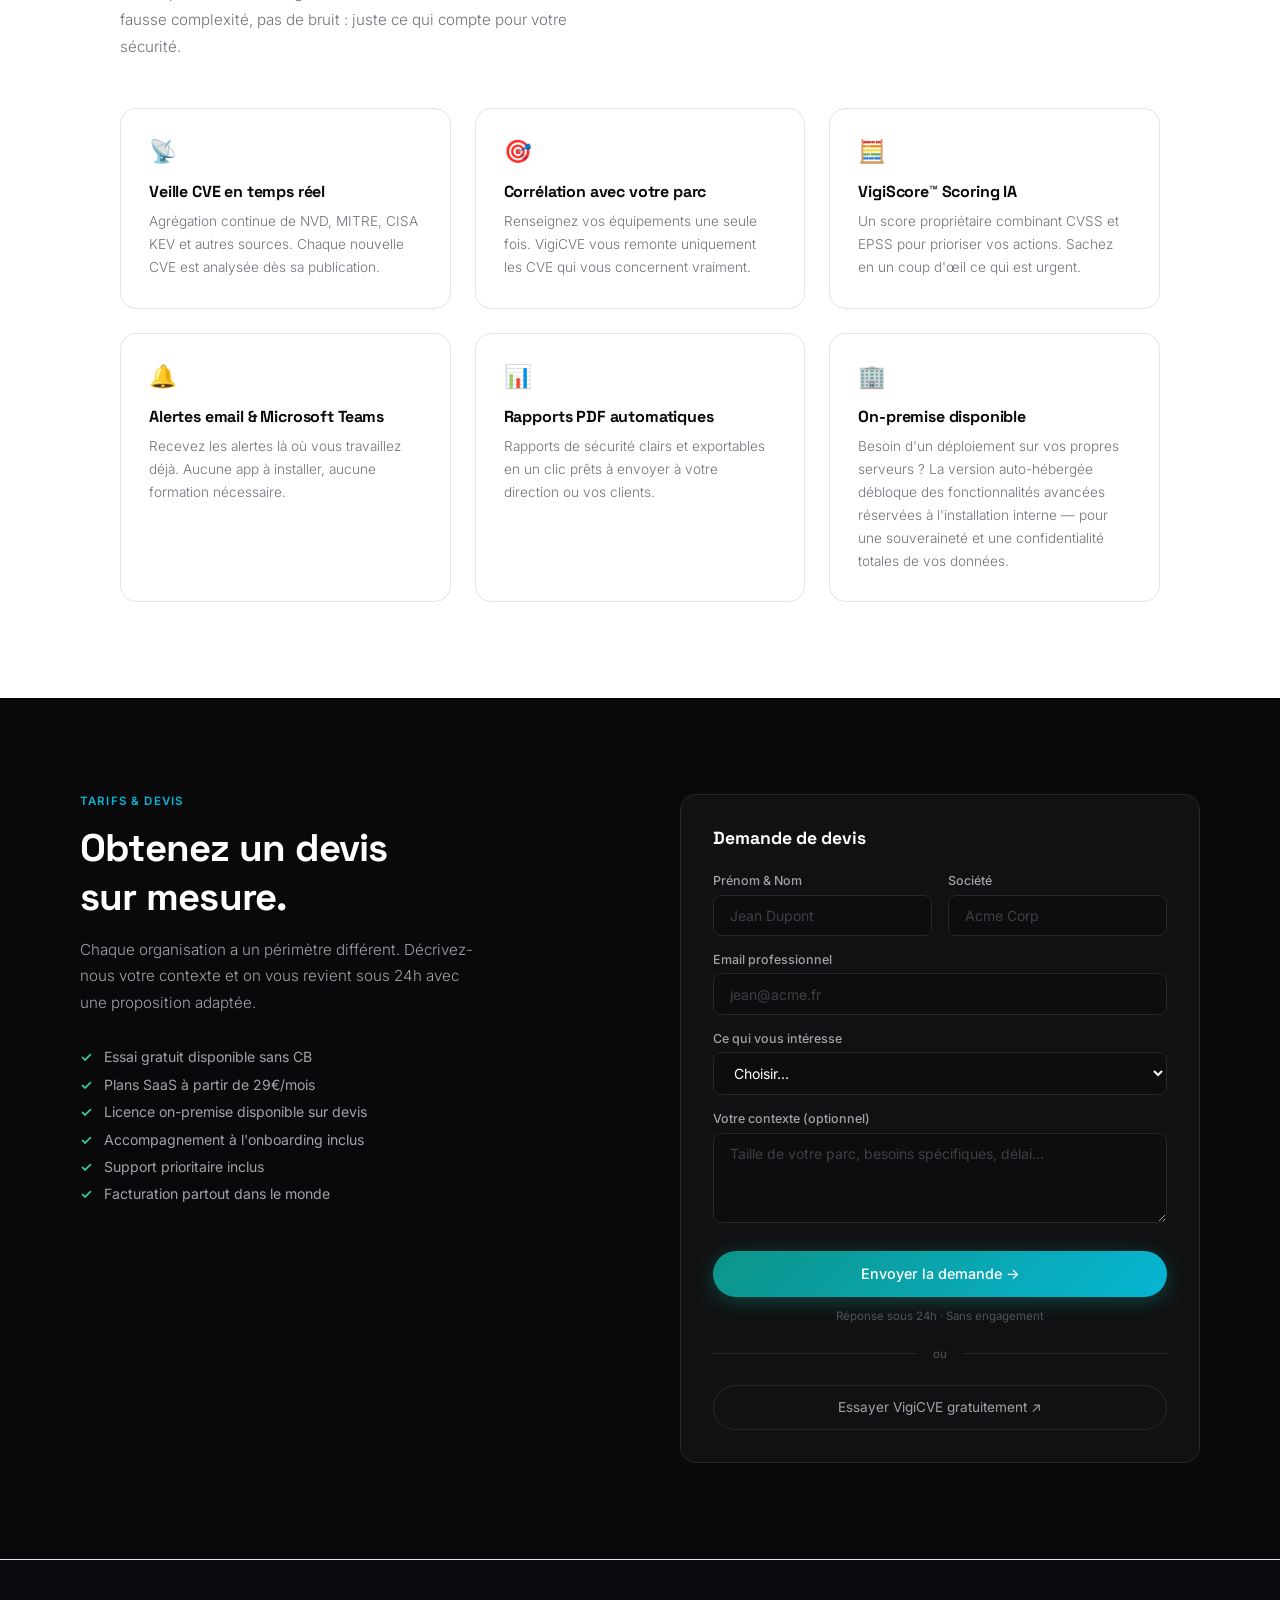
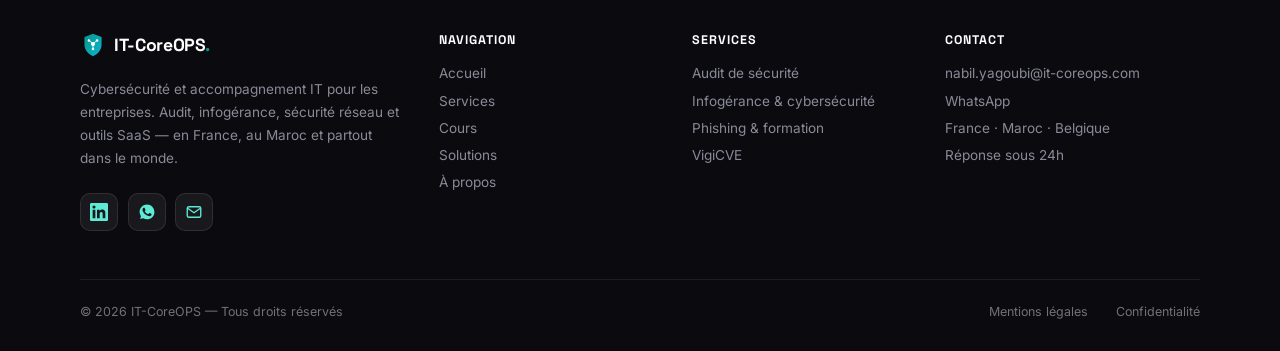
<file: vigicve.html>
<!DOCTYPE html>
<html lang="fr">
<head>
  <meta charset="UTF-8" />
  <meta name="viewport" content="width=device-width, initial-scale=1.0" />
  <title>VigiCVE Veille CVE & Audit de sécurité SaaS | IT-CoreOPS</title>
  <meta name="description" content="VigiCVE surveille vos vulnérabilités en temps réel. Alertes CVE ciblées, scoring CVSS + EPSS, rapports automatiques. Essai gratuit." />
    <link rel="icon" type="image/svg+xml" href="favicon.svg" />
  <link rel="canonical" href="https://it-coreops.com/vigicve.html" />
  <meta name="robots" content="index, follow" />
  <meta property="og:type" content="website" />
  <meta property="og:site_name" content="IT-CoreOPS" />
  <meta property="og:locale" content="fr_FR" />
  <meta property="og:url" content="https://it-coreops.com/vigicve.html" />
  <meta property="og:title" content="VigiCVE — Veille CVE & Audit de sécurité SaaS | IT-CoreOPS" />
  <meta property="og:description" content="Surveillez vos vulnérabilités en temps réel : alertes CVE ciblées, scoring CVSS + EPSS, rapports automatiques. Essai gratuit." />
  <meta property="og:image" content="https://it-coreops.com/og-image.png" />
  <meta property="og:image:width" content="1200" />
  <meta property="og:image:height" content="630" />
  <meta name="twitter:card" content="summary_large_image" />
  <meta name="twitter:title" content="VigiCVE — Veille CVE & Audit de sécurité SaaS | IT-CoreOPS" />
  <meta name="twitter:description" content="Surveillez vos vulnérabilités en temps réel : alertes CVE ciblées, scoring CVSS + EPSS, rapports automatiques. Essai gratuit." />
  <meta name="twitter:image" content="https://it-coreops.com/og-image.png" />
  <script type="application/ld+json">
  {
    "@context": "https://schema.org",
    "@type": "SoftwareApplication",
    "name": "VigiCVE",
    "applicationCategory": "SecurityApplication",
    "operatingSystem": "Web, On-premise",
    "url": "https://vigi-cve.com",
    "description": "Plateforme SaaS de veille et d'audit CVE : surveillance en temps réel, scoring CVSS + EPSS, alertes ciblées et rapports automatiques.",
    "offers": { "@type": "Offer", "price": "29", "priceCurrency": "EUR" },
    "publisher": {
      "@type": "Organization",
      "name": "IT-CoreOPS",
      "url": "https://it-coreops.com/",
      "logo": "https://it-coreops.com/logo.png"
    }
  }
  </script>
  <link rel="preconnect" href="https://fonts.googleapis.com" />
  <link rel="preconnect" href="https://fonts.gstatic.com" crossorigin />
  <link href="https://fonts.googleapis.com/css2?family=Space+Grotesk:wght@500;600;700&family=Inter:wght@300;400;500;600&display=swap" rel="stylesheet" />
  <style>
    *, *::before, *::after { box-sizing: border-box; margin: 0; padding: 0; }

    :root {
      --white: #FFFFFF;
      --black: #09090B;
      --violet: #0D9488;
      --sky: #06B6D4;
      --lavender: #E6FBF9;
      --surface: #FAFAFA;
      --border: #E4E4E7;
      --muted: #71717A;
      --grad: linear-gradient(135deg, #0D9488 0%, #06B6D4 100%);
      --syne: 'Space Grotesk', sans-serif;
      --inter: 'Inter', sans-serif;
    }

    html { scroll-behavior: smooth; }
    body { font-family: var(--inter); background: var(--white); color: var(--black); overflow-x: hidden; }

    /* ─── NAV ─── */
    nav {
      position: fixed; top: 0; left: 0; right: 0; z-index: 100;
      display: flex; align-items: center; justify-content: space-between;
      padding: 1rem 2.5rem;
      background: rgba(255,255,255,0.88); backdrop-filter: blur(16px);
      border-bottom: 1px solid var(--border);
    }
    .logo { font-family: var(--syne); font-size: 1rem; font-weight: 700; color: var(--black); text-decoration: none; letter-spacing: -.02em; }
    .logo-dot { color: var(--violet); }
    .nav-links { list-style: none; display: flex; align-items: center; gap: 2rem; }
    .nav-links a { font-size: .85rem; color: var(--muted); text-decoration: none; transition: color .2s; }
    .nav-links a:hover, .nav-links a.active { color: var(--black); }
    .nav-btn { font-size: .82rem !important; font-weight: 500 !important; color: var(--white) !important; background: var(--black); padding: .5rem 1.25rem; border-radius: 100px; transition: opacity .2s !important; }
    .nav-btn:hover { opacity: .75; }

    /* ─── BREADCRUMB ─── */
    .breadcrumb {
      max-width: 1120px; margin: 0 auto; padding: 5.5rem 2.5rem 0;
      display: flex; align-items: center; gap: .5rem;
      font-size: .78rem; color: var(--muted);
    }
    .breadcrumb a { color: var(--muted); text-decoration: none; transition: color .2s; }
    .breadcrumb a:hover { color: var(--black); }
    .breadcrumb-sep { color: var(--border); }
    .breadcrumb-cur { color: var(--violet); font-weight: 500; }

    /* ─── HERO ─── */
    .hero {
      max-width: 1120px; margin: 0 auto;
      padding: 3rem 2.5rem 5rem;
      display: grid; grid-template-columns: 1fr 1fr;
      gap: 4rem; align-items: center;
    }

    .hero-left { }

    .product-badge {
      display: inline-flex; align-items: center; gap: .5rem;
      background: var(--lavender); border: 1px solid rgba(13,148,136,.2);
      padding: .3rem .9rem; border-radius: 100px; margin-bottom: 1.75rem;
    }
    .product-badge-logo {
      width: 20px; height: 20px; border-radius: 5px;
      background: var(--grad); display: flex; align-items: center;
      justify-content: center; font-family: var(--syne);
      font-size: .65rem; font-weight: 700; color: var(--white);
    }
    .product-badge-text { font-size: .78rem; font-weight: 500; color: var(--violet); }

    .hero h1 {
      font-family: var(--syne); font-size: clamp(2.2rem, 4vw, 3.4rem);
      font-weight: 800; line-height: 1.1; letter-spacing: -.03em;
      margin-bottom: 1.25rem;
    }
    .g { background: var(--grad); -webkit-background-clip: text; -webkit-text-fill-color: transparent; background-clip: text; }

    .hero-sub {
      font-size: 1rem; color: var(--muted); line-height: 1.75;
      font-weight: 300; margin-bottom: 2rem; max-width: 48ch;
    }

    .hero-actions { display: flex; gap: .75rem; flex-wrap: wrap; margin-bottom: 2rem; }

    .btn-g {
      font-size: .9rem; font-weight: 500; padding: .85rem 1.75rem;
      background: var(--grad); color: var(--white); border: none;
      border-radius: 100px; text-decoration: none; cursor: pointer;
      transition: opacity .2s, transform .2s;
      box-shadow: 0 4px 20px rgba(13,148,136,.3);
    }
    .btn-g:hover { opacity: .88; transform: translateY(-1px); }

    .btn-out {
      font-size: .9rem; font-weight: 400; padding: .85rem 1.75rem;
      background: transparent; color: var(--black);
      border: 1.5px solid var(--border); border-radius: 100px;
      text-decoration: none; transition: border-color .2s, background .2s;
    }
    .btn-out:hover { border-color: #A1A1AA; background: var(--surface); }

    .hero-meta { display: flex; gap: 1.25rem; flex-wrap: wrap; }
    .hero-meta-item { display: flex; align-items: center; gap: .4rem; font-size: .78rem; color: var(--muted); }

    /* Dashboard réduit dans le hero */
    .hero-dash {
      position: relative; border-radius: 14px; overflow: hidden;
      box-shadow: 0 30px 70px rgba(0,0,0,.28); border: 1px solid #1e1e28;
      max-height: 560px;
    }
    .hero-dash .vc-app { zoom: .72; min-height: 0; }
    .hero-dash::after {
      content: ''; position: absolute; left: 0; right: 0; bottom: 0; height: 130px;
      background: linear-gradient(rgba(10,10,15,0), rgba(10,10,15,.9));
      pointer-events: none;
    }
    @media (max-width: 900px) {
      .hero-dash { max-height: none; }
      .hero-dash::after { display: none; }
    }
    .meta-dot { width: 6px; height: 6px; border-radius: 50%; background: #34D399; }

    /* ─── HERO RIGHT: mock dashboard ─── */
    .dashboard-mock {
      background: var(--black); border-radius: 16px; overflow: hidden;
      box-shadow: 0 24px 60px rgba(0,0,0,.2);
    }
    .dash-topbar {
      display: flex; align-items: center; gap: .5rem;
      padding: .9rem 1.25rem; background: #111113;
      border-bottom: 1px solid #27272A;
    }
    .dash-dot { width: 9px; height: 9px; border-radius: 50%; }
    .d-r { background: #FF5F57; } .d-y { background: #FFBD2E; } .d-g { background: #28CA41; }
    .dash-title { font-size: .72rem; color: #52525B; margin: 0 auto; font-family: 'Inter', monospace; }
    .dash-body { padding: 1.25rem; }
    .dash-stat-row { display: grid; grid-template-columns: repeat(3,1fr); gap: .75rem; margin-bottom: 1.25rem; }
    .dash-stat {
      background: #111113; border: 1px solid #27272A; border-radius: 10px;
      padding: .75rem 1rem;
    }
    .dash-stat-val { font-family: var(--syne); font-size: 1.3rem; font-weight: 700; }
    .dash-stat-label { font-size: .68rem; color: #52525B; margin-top: .15rem; }
    .red { color: #F87171; } .amber { color: #FCD34D; } .green { color: #34D399; }

    .dash-section-title { font-size: .68rem; font-weight: 600; color: #52525B; letter-spacing: .06em; text-transform: uppercase; margin-bottom: .75rem; }

    .cve-item {
      display: flex; align-items: center; gap: .75rem;
      padding: .6rem .75rem; border-radius: 8px; margin-bottom: .4rem;
      background: #111113; border: 1px solid #27272A;
    }
    .cve-score {
      font-family: var(--syne); font-size: .8rem; font-weight: 700;
      width: 34px; text-align: center; flex-shrink: 0;
    }
    .cve-info { flex: 1; min-width: 0; }
    .cve-id { font-size: .72rem; font-weight: 500; color: #E4E4E7; }
    .cve-desc { font-size: .68rem; color: #52525B; white-space: nowrap; overflow: hidden; text-overflow: ellipsis; }
    .cve-badge { font-size: .62rem; font-weight: 600; padding: .15rem .5rem; border-radius: 100px; flex-shrink: 0; }
    .cb-crit { background: rgba(248,113,113,.15); color: #F87171; }
    .cb-high { background: rgba(252,211,77,.12); color: #FCD34D; }
    .cb-med { background: rgba(52,211,153,.12); color: #34D399; }

    /* ─── DASHBOARD HTML (replica) ─── */
    .vc-app { display:flex; background:#0a0a0f; color:#e8e8ee; text-align:left; min-height:620px; font-size:13px; }
    .vc-side { width:210px; flex-shrink:0; background:#0c0c12; border-right:1px solid #1a1a24; padding:1rem 0 .5rem; display:flex; flex-direction:column; }
    .vc-brand { display:flex; align-items:center; gap:.55rem; padding:.2rem 1.1rem 1.1rem; }
    .vc-brand .vc-l { width:30px; height:30px; border-radius:8px; background:var(--grad); display:flex; align-items:center; justify-content:center; font-family:var(--syne); font-weight:700; color:#fff; font-size:.85rem; }
    .vc-brand b { font-size:.85rem; }
    .vc-brand small { display:block; font-size:.62rem; color:#6b6b7a; }
    .vc-grp { font-size:.58rem; letter-spacing:.12em; color:#45454f; text-transform:uppercase; padding:.85rem 1.15rem .35rem; }
    .vc-it { padding:.5rem 1.15rem; font-size:.8rem; color:#9a9aa8; border-left:2px solid transparent; }
    .vc-it.on { color:#fff; background:rgba(96,165,250,.1); border-left-color:#60a5fa; }
    .vc-side-b { margin-top:auto; }
    .vc-ent { display:flex; align-items:center; gap:.5rem; margin:.5rem 1.15rem .75rem; }
    .vc-ent .vc-av { width:26px; height:26px; border-radius:50%; background:#1d4ed8; display:flex; align-items:center; justify-content:center; font-size:.6rem; font-weight:700; color:#fff; }
    .vc-onprem { font-size:.6rem; color:#60a5fa; background:rgba(96,165,250,.1); border:1px solid rgba(96,165,250,.25); border-radius:5px; padding:.05rem .4rem; }
    .vc-main { flex:1; min-width:0; padding:1.4rem 1.6rem; }
    .vc-head { display:flex; justify-content:space-between; align-items:flex-start; margin-bottom:1.2rem; }
    .vc-h1 { font-family:var(--syne); font-size:1.25rem; font-weight:700; }
    .vc-hsub { font-size:.72rem; color:#6b6b7a; margin-top:.15rem; }
    .vc-btn { font-size:.7rem; color:#c8c8d2; border:1px solid #26262e; border-radius:8px; padding:.4rem .75rem; white-space:nowrap; }
    .vc-stats { display:grid; grid-template-columns:repeat(5,1fr); gap:.7rem; margin-bottom:1.4rem; }
    .vc-stat { border-radius:10px; padding:.9rem .5rem; text-align:center; border:1px solid #26262e; background:#10101a; }
    .vc-stat b { display:block; font-family:var(--syne); font-size:1.55rem; line-height:1; }
    .vc-stat span { font-size:.58rem; letter-spacing:.05em; color:#8a8a98; text-transform:uppercase; }
    .vc-card { background:#0f0f16; border:1px solid #1e1e28; border-radius:12px; padding:1.05rem 1.2rem; margin-bottom:1rem; }
    .vc-ct { font-size:.7rem; font-weight:700; letter-spacing:.05em; text-transform:uppercase; color:#8a8a98; }
    .vc-ctsub { font-size:.68rem; color:#5b5b68; margin:.15rem 0 .8rem; }
    .vc-trow { display:flex; align-items:center; gap:.7rem; padding:.5rem .2rem; border-top:1px solid #17171f; }
    .vc-trow:first-of-type { border-top:none; }
    .vc-rank { color:#5b5b68; font-size:.75rem; width:12px; }
    .vc-cve { color:#7ca9f5; font-family:var(--inter); font-weight:600; font-size:.76rem; letter-spacing:.02em; }
    .vc-tag { font-size:.6rem; font-weight:700; padding:.1rem .4rem; border-radius:5px; }
    .vc-tag.cvss { background:rgba(251,146,60,.16); color:#fb923c; }
    .vc-tag.cvss5 { background:rgba(251,191,36,.16); color:#fbbf24; }
    .vc-tag.epss { background:#17171f; color:#6b6b7a; }
    .vc-host { font-size:.66rem; color:#6b6b7a; margin-top:.2rem; }
    .vc-pill { font-size:.62rem; font-weight:600; padding:.12rem .5rem; border-radius:100px; }
    .vc-donut { width:150px; height:150px; border-radius:50%; margin:1.25rem auto .75rem; position:relative;
      background:conic-gradient(#f87171 0 25%, #fb923c 25% 63%, #fbbf24 63% 100%); }
    .vc-donut::after { content:''; position:absolute; inset:27px; border-radius:50%; background:#0f0f16; }
    .vc-legend { display:flex; gap:1rem; justify-content:center; font-size:.66rem; color:#8a8a98; }
    .vc-legend i { width:7px; height:7px; border-radius:50%; display:inline-block; margin-right:.3rem; }
    .vc-2col { display:grid; grid-template-columns:1fr 1fr; gap:1rem; }
    .vc-cfg { display:flex; justify-content:space-between; font-size:.76rem; padding:.4rem 0; border-top:1px solid #17171f; }
    .vc-cfg:first-of-type { border-top:none; }
    .vc-cfg span { color:#9a9aa8; }
    @media (max-width:860px) {
      .vc-side { display:none; }
      .vc-stats { grid-template-columns:repeat(3,1fr); }
      .vc-2col { grid-template-columns:1fr; }
    }

    /* ─── VIDEO ─── */
    .video-section {
      background: var(--surface); border-top: 1px solid var(--border);
      border-bottom: 1px solid var(--border); padding: 5rem 2.5rem;
    }
    .video-inner { max-width: 860px; margin: 0 auto; text-align: center; }
    .eyebrow { font-size: .72rem; font-weight: 600; letter-spacing: .1em; text-transform: uppercase; color: var(--violet); margin-bottom: .9rem; }
    .section-h { font-family: var(--syne); font-size: clamp(1.6rem,3vw,2.4rem); font-weight: 700; letter-spacing: -.02em; margin-bottom: 1rem; }
    .section-sub { color: var(--muted); font-size: .95rem; line-height: 1.75; font-weight: 300; margin-bottom: 2.5rem; }

    .video-placeholder {
      position: relative; width: 100%; padding-bottom: 56.25%;
      background: var(--black); border-radius: 16px; overflow: hidden;
      box-shadow: 0 20px 50px rgba(0,0,0,.15); cursor: pointer;
    }
    .video-placeholder-inner {
      position: absolute; inset: 0;
      display: flex; flex-direction: column;
      align-items: center; justify-content: center;
      background: linear-gradient(135deg, #0D0D14 0%, #0A0D18 100%);
    }
    .video-placeholder::before {
      content: ''; position: absolute; inset: 0;
      background: radial-gradient(ellipse at 30% 40%, rgba(13,148,136,.2) 0%, transparent 60%),
                  radial-gradient(ellipse at 70% 70%, rgba(6,182,212,.15) 0%, transparent 60%);
      z-index: 0;
    }
    .play-btn {
      position: relative; z-index: 1;
      width: 72px; height: 72px; border-radius: 50%;
      background: rgba(255,255,255,.1); backdrop-filter: blur(8px);
      border: 1.5px solid rgba(255,255,255,.2);
      display: flex; align-items: center; justify-content: center;
      margin-bottom: 1.25rem;
      transition: background .2s, transform .2s;
    }
    .video-placeholder:hover .play-btn { background: rgba(255,255,255,.18); transform: scale(1.06); }
    .play-icon { width: 0; height: 0; border-top: 12px solid transparent; border-bottom: 12px solid transparent; border-left: 20px solid white; margin-left: 4px; }
    .video-label { position: relative; z-index: 1; font-size: .85rem; color: rgba(255,255,255,.5); font-weight: 300; }
    .video-label strong { color: rgba(255,255,255,.85); font-weight: 500; display: block; margin-bottom: .2rem; }
    .demo-grid { display: grid; grid-template-columns: 1fr 1fr; gap: 1.5rem; margin-top: 1rem; }
    @media (max-width: 720px) { .demo-grid { grid-template-columns: 1fr; } }

    /* Lecteur vidéo intégré */
    .video-embed { position: relative; width: 100%; padding-bottom: 56.25%; background: #000; border-radius: 16px; overflow: hidden; box-shadow: 0 20px 50px rgba(0,0,0,.15); }
    .video-embed iframe { position: absolute; inset: 0; width: 100%; height: 100%; border: 0; }
    .video-cap { margin-top: .9rem; font-size: .85rem; color: var(--muted); font-weight: 500; text-align: center; }

    /* ─── FEATURES ─── */
    .features { max-width: 1120px; margin: 0 auto; padding: 6rem 2.5rem; }
    .features-grid { display: grid; grid-template-columns: repeat(3,1fr); gap: 1.5rem; }

    .fcard {
      border: 1.5px solid var(--border); border-radius: 16px; padding: 1.75rem;
      transition: border-color .2s, box-shadow .2s, transform .2s;
      position: relative; overflow: hidden;
    }
    .fcard::before {
      content: ''; position: absolute; top: 0; left: 0; right: 0; height: 2px;
      background: var(--grad); transform: scaleX(0); transform-origin: left;
      transition: transform .3s ease;
    }
    .fcard:hover { border-color: rgba(13,148,136,.25); box-shadow: 0 8px 30px rgba(13,148,136,.07); transform: translateY(-3px); }
    .fcard:hover::before { transform: scaleX(1); }
    .fcard-icon { font-size: 1.4rem; margin-bottom: 1rem; }
    .fcard-title { font-family: var(--syne); font-size: 1rem; font-weight: 700; margin-bottom: .5rem; letter-spacing: -.01em; }
    .fcard-desc { font-size: .85rem; color: var(--muted); line-height: 1.7; font-weight: 300; }

    /* ─── DEVIS / CTA ─── */
    .devis-section {
      background: var(--black); color: var(--white); padding: 6rem 2.5rem;
    }
    .devis-inner {
      max-width: 1120px; margin: 0 auto;
      display: grid; grid-template-columns: 1fr 1fr; gap: 5rem; align-items: start;
    }
    .devis-left .eyebrow { color: var(--sky); }
    .devis-left .section-h { color: var(--white); margin-bottom: 1rem; }
    .devis-left .section-sub { color: #A1A1AA; margin-bottom: 2rem; max-width: 44ch; }

    .devis-points { display: flex; flex-direction: column; gap: .65rem; }
    .devis-point { display: flex; align-items: center; gap: .75rem; font-size: .88rem; color: #A1A1AA; }
    .devis-point::before { content: '✓'; color: #34D399; font-weight: 600; flex-shrink: 0; }

    .devis-form {
      background: #111113; border: 1px solid #27272A; border-radius: 16px; padding: 2rem;
    }
    .form-title { font-family: var(--syne); font-size: 1.1rem; font-weight: 700; color: var(--white); margin-bottom: 1.5rem; }
    .form-group { margin-bottom: 1rem; }
    .form-label { display: block; font-size: .78rem; font-weight: 500; color: #A1A1AA; margin-bottom: .4rem; }
    .form-input, .form-select, .form-textarea {
      width: 100%; background: #0D0D0F; border: 1px solid #27272A;
      border-radius: 8px; padding: .7rem 1rem;
      color: var(--white); font-family: var(--inter); font-size: .875rem;
      transition: border-color .2s; outline: none;
    }
    .form-input:focus, .form-select:focus, .form-textarea:focus { border-color: var(--violet); }
    .form-input::placeholder, .form-textarea::placeholder { color: #3F3F46; }
    .form-select option { background: #111113; }
    .form-textarea { resize: vertical; min-height: 90px; }
    .form-row { display: grid; grid-template-columns: 1fr 1fr; gap: 1rem; }
    .form-submit {
      width: 100%; padding: .9rem;
      background: var(--grad); color: var(--white);
      border: none; border-radius: 100px;
      font-family: var(--inter); font-size: .9rem; font-weight: 500;
      cursor: pointer; transition: opacity .2s, transform .2s;
      box-shadow: 0 4px 20px rgba(13,148,136,.4);
      margin-top: .5rem;
    }
    .form-submit:hover { opacity: .88; transform: translateY(-1px); }
    .form-note { font-size: .72rem; color: #52525B; text-align: center; margin-top: .75rem; }

    .or-divider { display: flex; align-items: center; gap: 1rem; margin: 1.5rem 0; }
    .or-line { flex: 1; height: 1px; background: #27272A; }
    .or-text { font-size: .72rem; color: #52525B; }

    .btn-site {
      display: block; text-align: center; padding: .85rem;
      border: 1px solid #27272A; border-radius: 100px;
      color: #A1A1AA; font-size: .85rem; text-decoration: none;
      transition: border-color .2s, color .2s;
    }
    .btn-site:hover { border-color: #52525B; color: var(--white); }

    /* ─── FOOTER ─── */
    footer { border-top: 1px solid var(--border); padding: 2rem 2.5rem; }
    .footer-inner { max-width: 1120px; margin: 0 auto; display: flex; justify-content: space-between; align-items: center; }
    .footer-copy { font-size: .78rem; color: var(--muted); }
    .footer-right { display: flex; gap: 1.5rem; }
    .footer-link { font-size: .78rem; color: var(--muted); text-decoration: none; transition: color .2s; }
    .footer-link:hover { color: var(--black); }

    /* ─── RESPONSIVE ─── */
    @media (max-width: 960px) {
      .nav-links { display: none; }
      .hero { grid-template-columns: 1fr; }
      .features-grid { grid-template-columns: 1fr; }
      .devis-inner { grid-template-columns: 1fr; gap: 3rem; }
      .form-row { grid-template-columns: 1fr; }
    }
    @media (prefers-reduced-motion: reduce) {
      .btn-g:hover, .fcard:hover { transform: none; }
    }
  </style>
  <link rel="stylesheet" href="ui.css?v=4" />
</head>
<body>

<!-- NAV -->
<nav>
  <a href="index.html" class="logo" style="display:inline-flex;align-items:center;gap:.5rem"><img src="logo.svg" alt="" width="24" height="24" style="display:block"/><span>IT-CoreOPS<span class="logo-dot">.</span></span></a>
  <ul class="nav-links">
    <li><a href="index.html">Accueil</a></li>
    <li><a href="services.html">Services</a></li>
    <li><a href="cours.html">Cours</a></li>
    <li><a href="solutions.html" class="active" style="color:var(--black);font-weight:500">Solutions</a></li>
    <li><a href="a-propos.html">À propos</a></li>
    <li><a href="en.html" style="font-weight:600">EN</a></li>
    <li><a href="#devis" class="nav-btn">Demander un devis</a></li>
  </ul>
</nav>

<!-- BREADCRUMB -->
<div class="breadcrumb">
  <a href="index.html">IT-CoreOPS</a>
  <span class="breadcrumb-sep">/</span>
  <a href="solutions.html">Solutions</a>
  <span class="breadcrumb-sep">/</span>
  <span class="breadcrumb-cur">VigiCVE</span>
</div>

<!-- HERO -->
<section>
  <div class="hero" style="align-items:start">
    <div class="hero-left">
      <div class="product-badge">
        <div class="product-badge-logo">V</div>
        <span class="product-badge-text">VigiCVE par IT-CoreOPS</span>
      </div>

      <h1>
        Vos vulnérabilités,<br />
        <span class="g">sous contrôle en temps réel.</span>
      </h1>

      <p class="hero-sub">
        VigiCVE surveille en continu les CVE qui touchent votre infrastructure et vous alerte uniquement sur ce qui compte avec le contexte pour agir vite. Une solution accessible, pensée pour les structures aux budgets plus serrés qui veulent rester protégées sans se ruiner.
      </p>

      <div class="hero-actions">
        <a href="#devis" class="btn-g">Demander un devis</a>
        <a href="https://vigi-cve.com" target="_blank" class="btn-out">Voir le site ↗</a>
        <a href="https://www.linkedin.com/company/vigi-cve/" target="_blank" rel="noopener" class="btn-out" style="display:inline-flex;align-items:center;gap:.5rem" aria-label="LinkedIn VigiCVE">
          <svg width="17" height="17" viewBox="0 0 24 24" fill="currentColor" aria-hidden="true"><path d="M20.45 20.45h-3.56v-5.57c0-1.33-.02-3.04-1.85-3.04-1.85 0-2.14 1.45-2.14 2.94v5.67H9.35V9h3.42v1.56h.05c.48-.9 1.64-1.85 3.37-1.85 3.6 0 4.27 2.37 4.27 5.45v6.29zM5.34 7.43a2.06 2.06 0 1 1 0-4.13 2.06 2.06 0 0 1 0 4.13zM7.12 20.45H3.55V9h3.57v11.45zM22.22 0H1.77C.79 0 0 .77 0 1.72v20.56C0 23.23.79 24 1.77 24h20.45c.98 0 1.78-.77 1.78-1.72V1.72C24 .77 23.2 0 22.22 0z"/></svg>
          LinkedIn
        </a>
      </div>

      <div class="hero-meta">
        <div class="hero-meta-item"><div class="meta-dot"></div>SaaS, sans installation</div>
        <div class="hero-meta-item"><div class="meta-dot"></div>Essai gratuit disponible</div>
        <div class="hero-meta-item"><div class="meta-dot"></div>Alertes email & Teams</div>
        <div class="hero-meta-item"><div class="meta-dot"></div>Déjà 5 clients en version on-premise</div>
      </div>
    </div>

    <div class="hero-dash-video">
      <div class="video-embed">
        <iframe src="https://www.youtube-nocookie.com/embed/9nV7QAg00o4?rel=0" title="Démo VigiCVE — Version SaaS" loading="lazy" allow="accelerometer; autoplay; clipboard-write; encrypted-media; gyroscope; picture-in-picture; web-share" allowfullscreen></iframe>
      </div>
    </div>
  </div>
</section>

<!-- VIDEO -->
<div class="video-section">
  <div class="video-inner">
    <div class="eyebrow">Démo produit</div>
    <h2 class="section-h">Voir VigiCVE en action.</h2>
    <p class="section-sub" style="margin-inline:auto">Deux versions, deux démos : la version SaaS publique et la version on-premise auto-hébergée.</p>

    <div class="demo-grid">
      <div class="video-placeholder">
        <div class="video-placeholder-inner">
          <div class="play-btn">
            <div class="play-icon"></div>
          </div>
          <div class="video-label">
            <strong>Démo — Version SaaS (public)</strong>
            Voir la vidéo en haut de page
          </div>
        </div>
      </div>

      <div class="video-placeholder">
        <div class="video-placeholder-inner">
          <div class="play-btn">
            <div class="play-icon"></div>
          </div>
          <div class="video-label">
            <strong>Démo — Version On-premise</strong>
            Vidéo bientôt disponible
          </div>
        </div>
      </div>
    </div>
  </div>
</div>

<!-- FEATURES -->
<div class="features" id="features">
  <div class="eyebrow">Fonctionnalités</div>
  <h2 class="section-h" style="margin-bottom:.75rem">Ce que VigiCVE fait pour vous.</h2>
  <p class="section-sub" style="margin-bottom:3rem;max-width:56ch">Pensé pour vous aider à garder vos vulnérabilités sous contrôle. Pas de fausse complexité, pas de bruit : juste ce qui compte pour votre sécurité.</p>

  <div class="features-grid">
    <div class="fcard">
      <div class="fcard-icon">📡</div>
      <div class="fcard-title">Veille CVE en temps réel</div>
      <div class="fcard-desc">Agrégation continue de NVD, MITRE, CISA KEV et autres sources. Chaque nouvelle CVE est analysée dès sa publication.</div>
    </div>
    <div class="fcard">
      <div class="fcard-icon">🎯</div>
      <div class="fcard-title">Corrélation avec votre parc</div>
      <div class="fcard-desc">Renseignez vos équipements une seule fois. VigiCVE vous remonte uniquement les CVE qui vous concernent vraiment.</div>
    </div>
    <div class="fcard">
      <div class="fcard-icon">🧮</div>
      <div class="fcard-title">VigiScore™ Scoring IA</div>
      <div class="fcard-desc">Un score propriétaire combinant CVSS et EPSS pour prioriser vos actions. Sachez en un coup d'œil ce qui est urgent.</div>
    </div>
    <div class="fcard">
      <div class="fcard-icon">🔔</div>
      <div class="fcard-title">Alertes email & Microsoft Teams</div>
      <div class="fcard-desc">Recevez les alertes là où vous travaillez déjà. Aucune app à installer, aucune formation nécessaire.</div>
    </div>
    <div class="fcard">
      <div class="fcard-icon">📊</div>
      <div class="fcard-title">Rapports PDF automatiques</div>
      <div class="fcard-desc">Rapports de sécurité clairs et exportables en un clic prêts à envoyer à votre direction ou vos clients.</div>
    </div>
    <div class="fcard">
      <div class="fcard-icon">🏢</div>
      <div class="fcard-title">On-premise disponible</div>
      <div class="fcard-desc">Besoin d'un déploiement sur vos propres serveurs ? La version auto-hébergée débloque des fonctionnalités avancées réservées à l'installation interne — pour une souveraineté et une confidentialité totales de vos données.</div>
    </div>
  </div>
</div>

<!-- DEVIS -->
<div class="devis-section" id="devis">
  <div class="devis-inner">
    <div class="devis-left">
      <div class="eyebrow">Tarifs & Devis</div>
      <h2 class="section-h">Obtenez un devis<br />sur mesure.</h2>
      <p class="section-sub">Chaque organisation a un périmètre différent. Décrivez-nous votre contexte et on vous revient sous 24h avec une proposition adaptée.</p>

      <div class="devis-points">
        <div class="devis-point">Essai gratuit disponible sans CB</div>
        <div class="devis-point">Plans SaaS à partir de 29€/mois</div>
        <div class="devis-point">Licence on-premise disponible sur devis</div>
        <div class="devis-point">Accompagnement à l'onboarding inclus</div>
        <div class="devis-point">Support prioritaire inclus</div>
        <div class="devis-point">Facturation partout dans le monde</div>
      </div>
    </div>

    <div class="devis-form">
      <div class="form-title">Demande de devis</div>

      <div class="form-row">
        <div class="form-group">
          <label class="form-label">Prénom & Nom</label>
          <input class="form-input" type="text" placeholder="Jean Dupont" />
        </div>
        <div class="form-group">
          <label class="form-label">Société</label>
          <input class="form-input" type="text" placeholder="Acme Corp" />
        </div>
      </div>

      <div class="form-group">
        <label class="form-label">Email professionnel</label>
        <input class="form-input" type="email" placeholder="jean@acme.fr" />
      </div>

      <div class="form-group">
        <label class="form-label">Ce qui vous intéresse</label>
        <select class="form-select">
          <option value="" disabled selected>Choisir...</option>
          <option>VigiCVE SaaS (cloud)</option>
          <option>VigiCVE On-premise</option>
          <option>Audit de sécurité</option>
          <option>Infogérance & Cybersécurité</option>
          <option>Campagne de phishing interne</option>
          <option>Plusieurs services</option>
        </select>
      </div>

      <div class="form-group">
        <label class="form-label">Votre contexte (optionnel)</label>
        <textarea class="form-textarea" placeholder="Taille de votre parc, besoins spécifiques, délai..."></textarea>
      </div>

      <button class="form-submit" onclick="handleSubmit(event)">Envoyer la demande →</button>
      <div class="form-note" id="form-msg">Réponse sous 24h · Sans engagement</div>

      <div class="or-divider">
        <div class="or-line"></div>
        <div class="or-text">ou</div>
        <div class="or-line"></div>
      </div>

      <a href="https://vigi-cve.com" target="_blank" class="btn-site">
        Essayer VigiCVE gratuitement ↗
      </a>
    </div>
  </div>
</div>

<!-- FOOTER -->
<footer class="footer-rich">
  <div class="footer-cols">
    <div class="footer-brand">
      <a href="index.html" class="logo" style="display:inline-flex;align-items:center;gap:.5rem;font-size:1.1rem"><img src="logo.svg" alt="" width="26" height="26" style="display:block"/><span>IT-CoreOPS<span class="logo-dot">.</span></span></a>
      <p>Cybersécurité et accompagnement IT pour les entreprises. Audit, infogérance, sécurité réseau et outils SaaS — en France, au Maroc et partout dans le monde.</p>
      <div class="footer-social">
        <a href="https://www.linkedin.com/company/vigi-cve/" target="_blank" rel="noopener" aria-label="LinkedIn">
          <svg viewBox="0 0 24 24" fill="currentColor" aria-hidden="true"><path d="M20.45 20.45h-3.56v-5.57c0-1.33-.02-3.04-1.85-3.04-1.85 0-2.14 1.45-2.14 2.94v5.67H9.35V9h3.42v1.56h.05c.48-.9 1.64-1.85 3.37-1.85 3.6 0 4.27 2.37 4.27 5.45v6.29zM5.34 7.43a2.06 2.06 0 1 1 0-4.13 2.06 2.06 0 0 1 0 4.13zM7.12 20.45H3.55V9h3.57v11.45zM22.22 0H1.77C.79 0 0 .77 0 1.72v20.56C0 23.23.79 24 1.77 24h20.45c.98 0 1.78-.77 1.78-1.72V1.72C24 .77 23.2 0 22.22 0z"/></svg>
        </a>
        <a href="https://wa.me/33658920163?text=Bonjour%20IT-CoreOPS" target="_blank" rel="noopener" aria-label="WhatsApp">
          <svg viewBox="0 0 24 24" fill="currentColor" aria-hidden="true"><path d="M17.472 14.382c-.297-.149-1.758-.867-2.03-.967-.273-.099-.471-.148-.67.15-.197.297-.767.966-.94 1.164-.173.199-.347.223-.644.075-.297-.15-1.255-.463-2.39-1.475-.883-.788-1.48-1.761-1.653-2.059-.173-.297-.018-.458.13-.606.134-.133.297-.347.446-.52.149-.174.198-.298.298-.497.099-.198.05-.371-.025-.52-.075-.149-.669-1.612-.916-2.207-.242-.579-.487-.5-.669-.51l-.57-.01c-.198 0-.52.074-.792.372-.272.297-1.04 1.016-1.04 2.479 0 1.462 1.065 2.875 1.213 3.074.149.198 2.096 3.2 5.077 4.487.71.306 1.263.489 1.694.625.712.227 1.36.195 1.871.118.571-.085 1.758-.719 2.006-1.413.248-.694.248-1.289.173-1.413-.074-.124-.272-.198-.57-.347M12.05 21.785h-.004a9.87 9.87 0 01-5.031-1.378l-.361-.214-3.741.982.998-3.648-.235-.374a9.86 9.86 0 01-1.51-5.26c.001-5.45 4.436-9.884 9.888-9.884 2.64 0 5.122 1.03 6.988 2.898a9.825 9.825 0 012.893 6.994c-.003 5.45-4.437 9.884-9.885 9.884"/></svg>
        </a>
        <a href="mailto:nabil.yagoubi@it-coreops.com" aria-label="Email">
          <svg viewBox="0 0 24 24" fill="none" stroke="currentColor" stroke-width="1.8" stroke-linecap="round" stroke-linejoin="round" aria-hidden="true"><rect x="3" y="5" width="18" height="14" rx="2"/><path d="M3.5 7l8.5 6 8.5-6"/></svg>
        </a>
      </div>
    </div>
    <div class="footer-col">
      <h4>Navigation</h4>
      <a href="index.html">Accueil</a>
      <a href="services.html">Services</a>
      <a href="cours.html">Cours</a>
      <a href="solutions.html">Solutions</a>
      <a href="a-propos.html">À propos</a>
    </div>
    <div class="footer-col">
      <h4>Services</h4>
      <a href="services.html">Audit de sécurité</a>
      <a href="services.html">Infogérance & cybersécurité</a>
      <a href="services.html">Phishing & formation</a>
      <a href="vigicve.html">VigiCVE</a>
    </div>
    <div class="footer-col">
      <h4>Contact</h4>
      <a href="mailto:nabil.yagoubi@it-coreops.com">nabil.yagoubi@it-coreops.com</a>
      <a href="https://wa.me/33658920163?text=Bonjour%20IT-CoreOPS" target="_blank" rel="noopener">WhatsApp</a>
      <span>France · Maroc · Belgique</span>
      <span>Réponse sous 24h</span>
    </div>
  </div>
  <div class="footer-bottom">
    <div>© 2026 IT-CoreOPS — Tous droits réservés</div>
    <div>
      <a href="mentions-legales.html">Mentions légales</a>
      <a href="confidentialite.html">Confidentialité</a>
    </div>
  </div>
</footer>

<script>
  function handleSubmit(e) {
    e.preventDefault();
    const btn = e.target;
    btn.textContent = 'Envoi en cours...';
    btn.style.opacity = '.6';
    setTimeout(() => {
      btn.textContent = '✓ Demande envoyée';
      btn.style.background = 'linear-gradient(135deg,#059669,#10B981)';
      btn.style.opacity = '1';
      document.getElementById('form-msg').textContent = 'On vous répond sous 24h !';
    }, 1200);
    // TODO: connecter à un vrai endpoint (email ou Supabase)
    const email = document.querySelector('input[type="email"]').value;
    const subject = encodeURIComponent('Demande de devis VigiCVE / IT-CoreOPS');
    const body = encodeURIComponent('Bonjour,\n\nJe souhaite obtenir un devis pour VigiCVE.\n\nCordialement');
    setTimeout(() => {
      window.location.href = `mailto:nabil.yagoubi@it-coreops.com?subject=${subject}&body=${body}`;
    }, 1400);
  }
</script>


<script src="anim.js?v=4" defer></script>
<script src="nav.js?v=4" defer></script>
</body>
</html>
</file>
<file: ui.css>
/* ==========================================================================
   IT-CoreOPS — couche de finition UI/UX
   Chargée APRÈS les styles inline de chaque page (elle peut donc les affiner).
   Additive et sûre : n'introduit aucun contenu, seulement de la finition.
   ========================================================================== */

/* Défilement fluide pour les ancres (#contact, #devis…) */
html { scroll-behavior: smooth; }

/* Sélection de texte aux couleurs de la marque */
::selection { background: rgba(13, 148, 136, .16); }

/* --- Icônes de carte : pastille en dégradé + icône SVG (pas d'emoji) --- */
.scard-icon {
  width: 52px; height: 52px; border-radius: 14px;
  display: inline-flex; align-items: center; justify-content: center;
  font-size: 1.5rem; line-height: 1; margin-bottom: 1.35rem;
  background: linear-gradient(135deg, rgba(13, 148, 136, .12), rgba(6, 182, 212, .12));
  border: 1px solid rgba(13, 148, 136, .16);
  transition: transform .25s ease, box-shadow .25s ease;
}
.scard-icon svg {
  width: 26px; height: 26px; fill: none; stroke: #0D9488;
  stroke-width: 1.8; stroke-linecap: round; stroke-linejoin: round;
}
.scard:hover .scard-icon {
  transform: translateY(-2px) scale(1.04);
  box-shadow: 0 8px 20px rgba(13, 148, 136, .14);
}

/* --- Cartes : transitions plus douces et homogènes --- */
.scard, .pcard { transition: border-color .25s ease, box-shadow .25s ease, transform .25s ease; }

/* --- Boutons : interaction plus vivante --- */
.btn-g, .cta-email { transition: transform .2s ease, box-shadow .2s ease, opacity .2s ease; }
.btn-g:hover, .cta-email:hover { box-shadow: 0 10px 30px rgba(13, 148, 136, .32); }
.btn-out { transition: border-color .2s ease, background .2s ease, transform .2s ease; }
.btn-out:hover { transform: translateY(-1px); }

/* --- Liens de navigation : soulignement animé au survol --- */
.nav-links a:not(.nav-btn) { position: relative; }
.nav-links a:not(.nav-btn)::after {
  content: ''; position: absolute; left: 0; right: 100%; bottom: -5px;
  height: 2px; background: var(--grad); border-radius: 2px;
  transition: right .25s ease;
}
.nav-links a:not(.nav-btn):hover::after { right: 0; }

/* --- Accessibilité : focus clavier visible et cohérent --- */
a:focus-visible, button:focus-visible,
input:focus-visible, select:focus-visible, textarea:focus-visible {
  outline: 2px solid var(--violet); outline-offset: 3px; border-radius: 6px;
}

/* --- Tags : légère montée au survol de la carte --- */
.stag { transition: transform .2s ease; }
.scard:hover .stag { transform: translateY(-1px); }

/* --- Menu mobile (hamburger) : la nav ne doit jamais disparaître --- */
.nav-toggle { display: none; }
@media (max-width: 960px) {
  .nav-toggle {
    display: inline-flex; align-items: center; justify-content: center;
    width: 44px; height: 44px; padding: 0;
    background: var(--white); color: var(--black);
    border: 1px solid var(--border); border-radius: 10px; cursor: pointer;
  }
  nav .nav-links {
    display: none; position: absolute; top: 100%; left: 0; right: 0;
    flex-direction: column; align-items: stretch; gap: 0;
    background: rgba(255, 255, 255, .98); backdrop-filter: blur(16px);
    border-bottom: 1px solid var(--border);
    padding: .5rem 1.5rem 1.25rem; box-shadow: 0 14px 30px rgba(0, 0, 0, .06);
  }
  nav .nav-links.open { display: flex; }
  nav .nav-links li { width: 100%; }
  nav .nav-links a { display: block; padding: .95rem .25rem; font-size: 1rem; }
  nav .nav-links a::after { display: none; }
  nav .nav-links a.nav-btn { text-align: center; margin-top: .6rem; padding: .85rem; }
}

/* --- Respect de prefers-reduced-motion --- */
@media (prefers-reduced-motion: reduce) {
  html { scroll-behavior: auto; }
  .scard:hover .scard-icon,
  .btn-out:hover,
  .scard:hover .stag { transform: none; }
}

/* ─── FOOTER RICHE (partagé) ─── */
.footer-rich { background:#0A0A0F; color:#A1A1AA; padding:4.5rem 2.5rem 2rem; }
.footer-cols { max-width:1120px; margin:0 auto; display:grid; grid-template-columns:1.5fr 1fr 1fr 1.2fr; gap:2.5rem; }
.footer-brand .logo { color:#fff; }
.footer-brand p { font-size:.85rem; color:#8A8A98; line-height:1.7; margin-top:1rem; max-width:36ch; }
.footer-social { display:flex; gap:.6rem; margin-top:1.4rem; }
.footer-social a { width:38px; height:38px; border-radius:10px; display:inline-flex; align-items:center; justify-content:center; background:rgba(255,255,255,.06); border:1px solid rgba(255,255,255,.1); color:#5EEAD4; transition:background .2s, border-color .2s, transform .2s; }
.footer-social a:hover { background:rgba(255,255,255,.12); border-color:rgba(255,255,255,.25); transform:translateY(-2px); }
.footer-social svg { width:18px; height:18px; }
.footer-col h4 { font-family:var(--syne); font-size:.78rem; font-weight:700; color:#fff; text-transform:uppercase; letter-spacing:.08em; margin-bottom:1.1rem; }
.footer-col a, .footer-col span { display:block; font-size:.85rem; color:#8A8A98; text-decoration:none; margin-bottom:.7rem; transition:color .2s; }
.footer-col a:hover { color:#fff; }
.footer-bottom { max-width:1120px; margin:3rem auto 0; padding-top:1.5rem; border-top:1px solid rgba(255,255,255,.08); display:flex; justify-content:space-between; align-items:center; flex-wrap:wrap; gap:1rem; font-size:.78rem; color:#71717A; }
.footer-bottom a { color:#71717A; text-decoration:none; margin-left:1.5rem; transition:color .2s; }
.footer-bottom a:hover { color:#fff; }
@media (max-width:820px) { .footer-cols { grid-template-columns:1fr 1fr; gap:2rem; } }
@media (max-width:520px) { .footer-cols { grid-template-columns:1fr; } }
</file>
